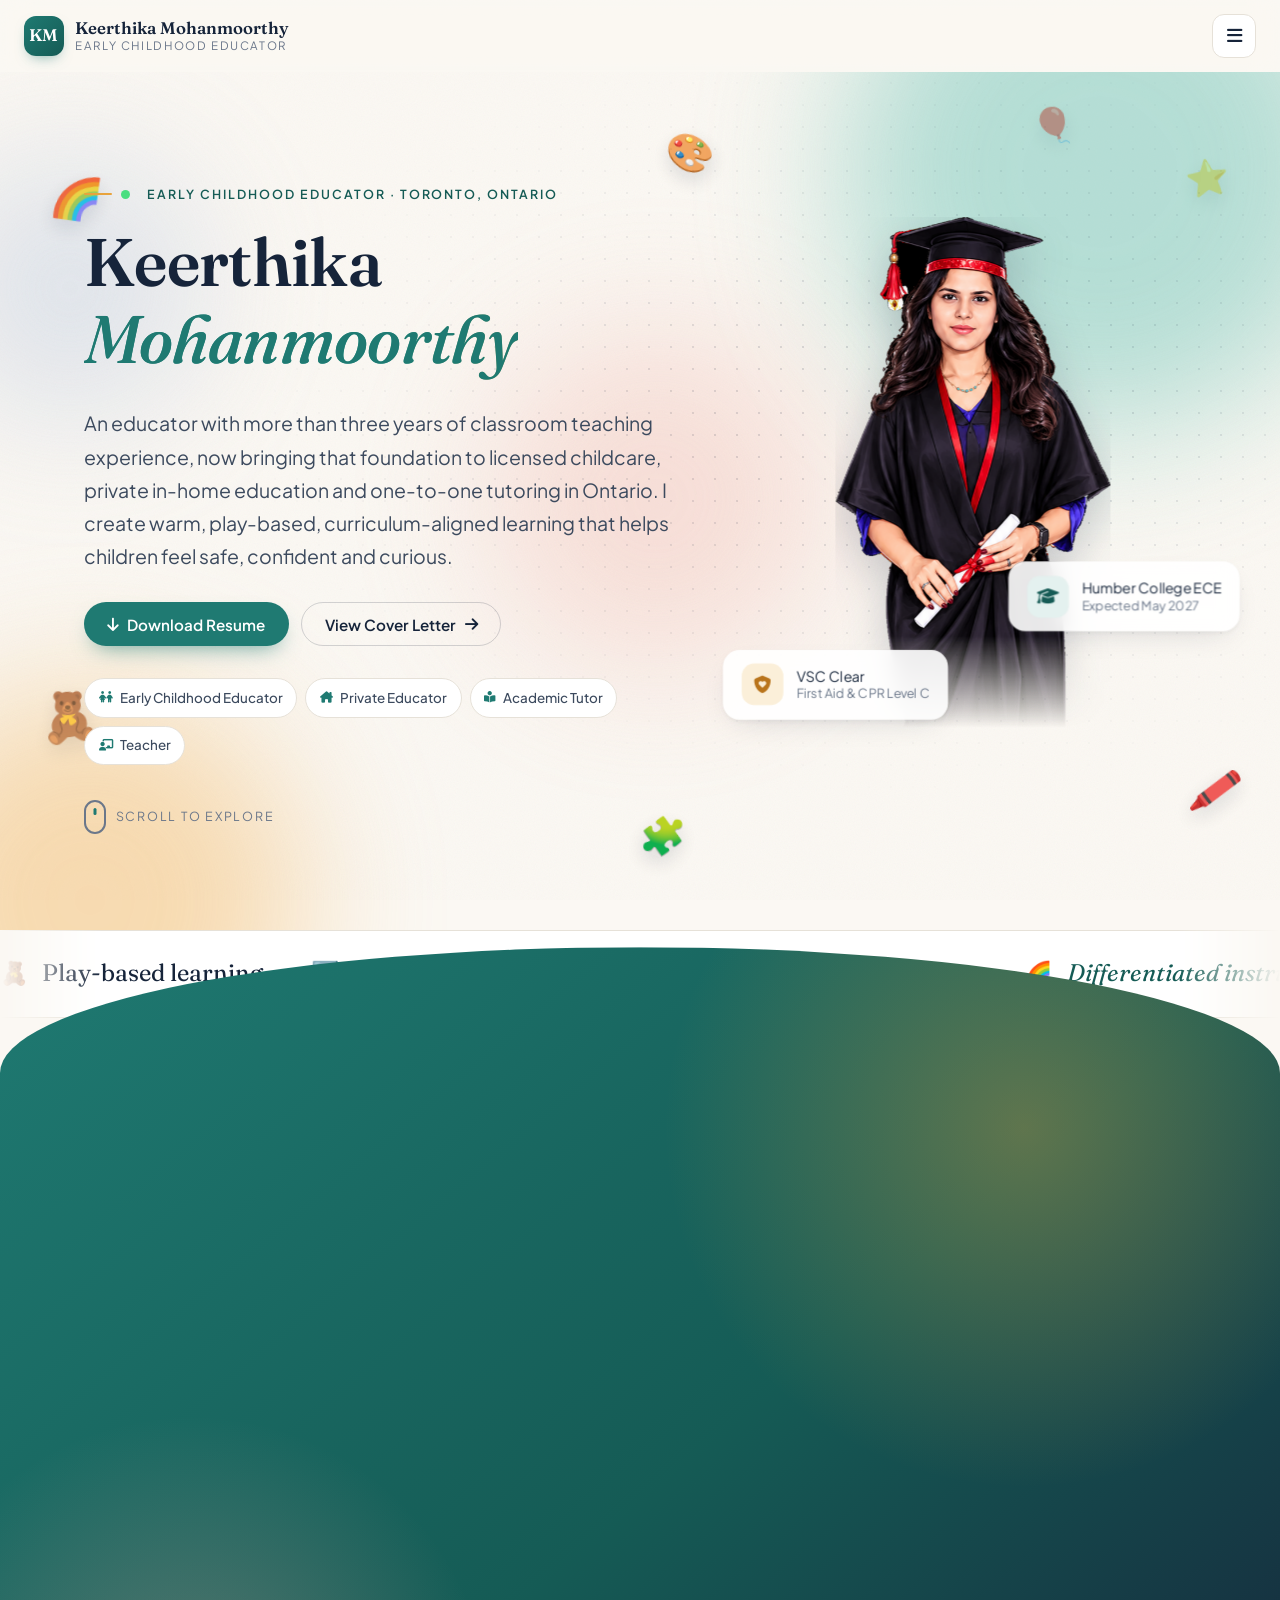
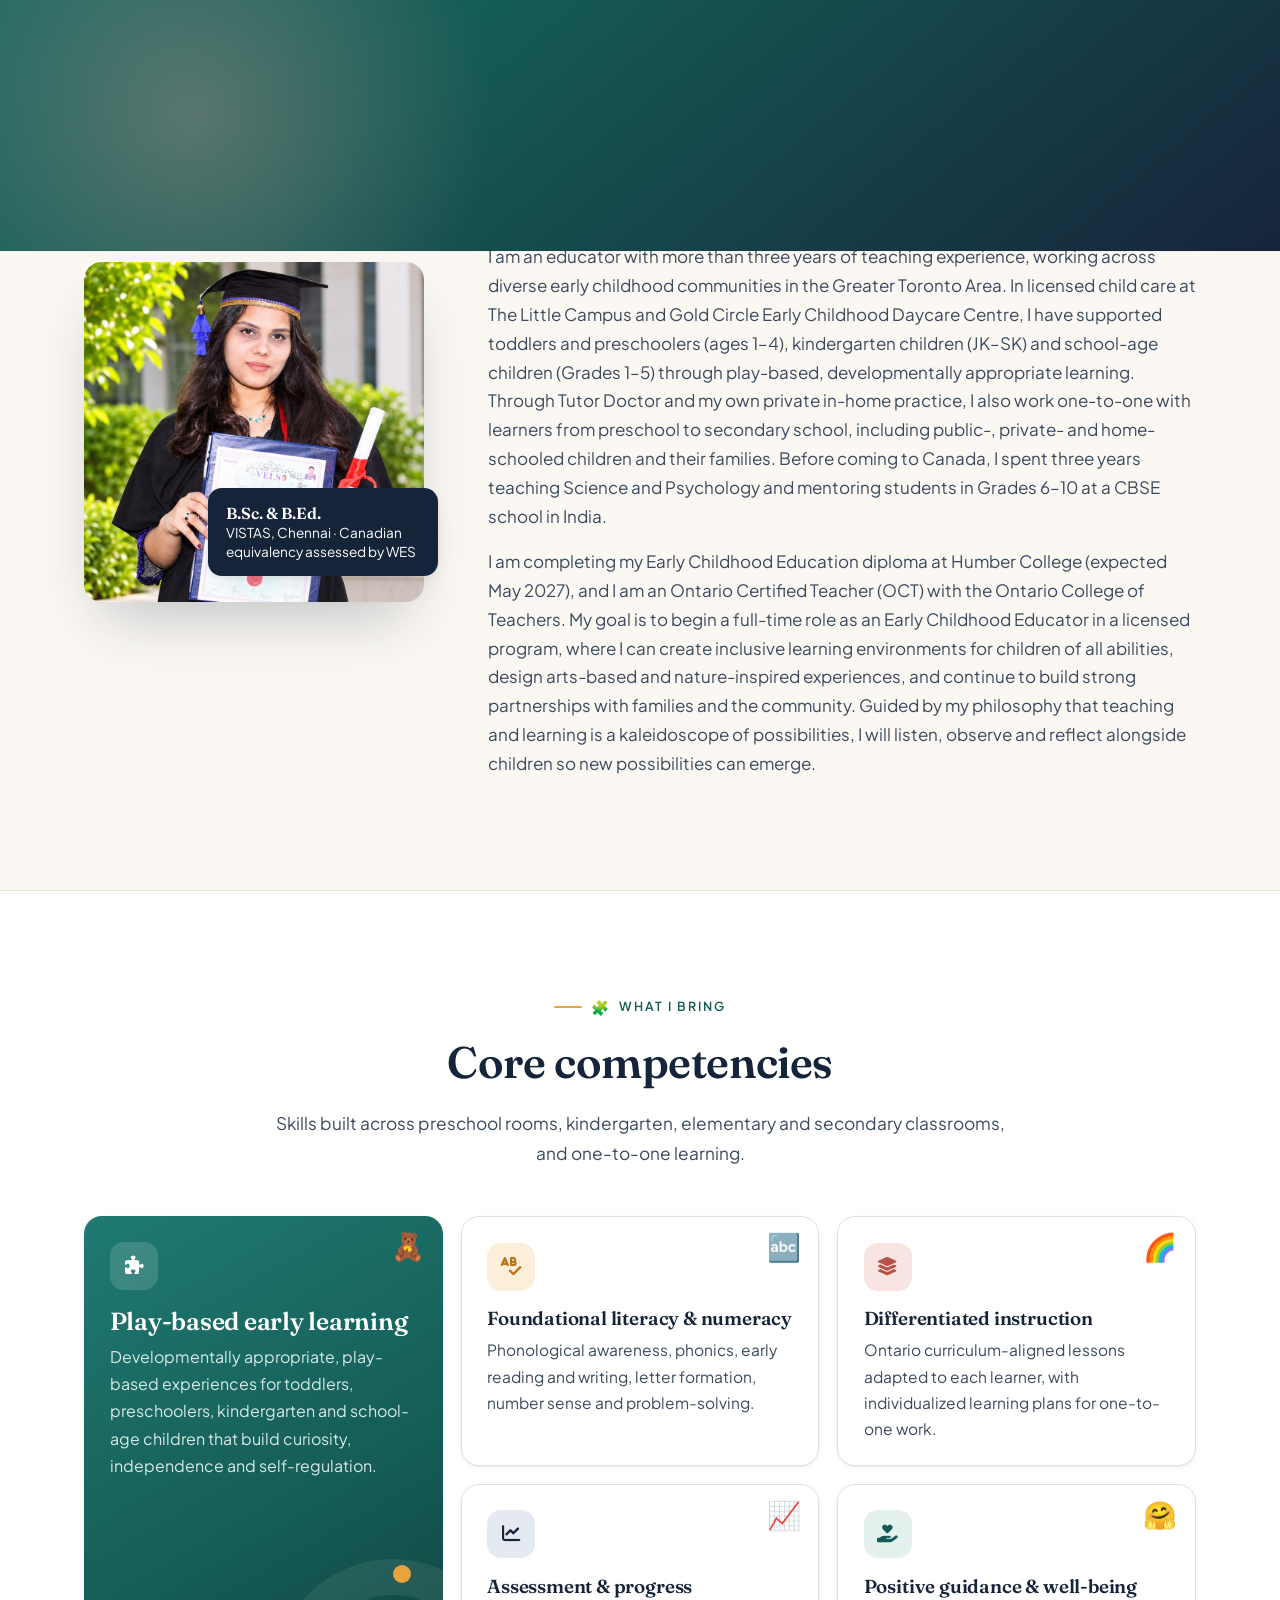
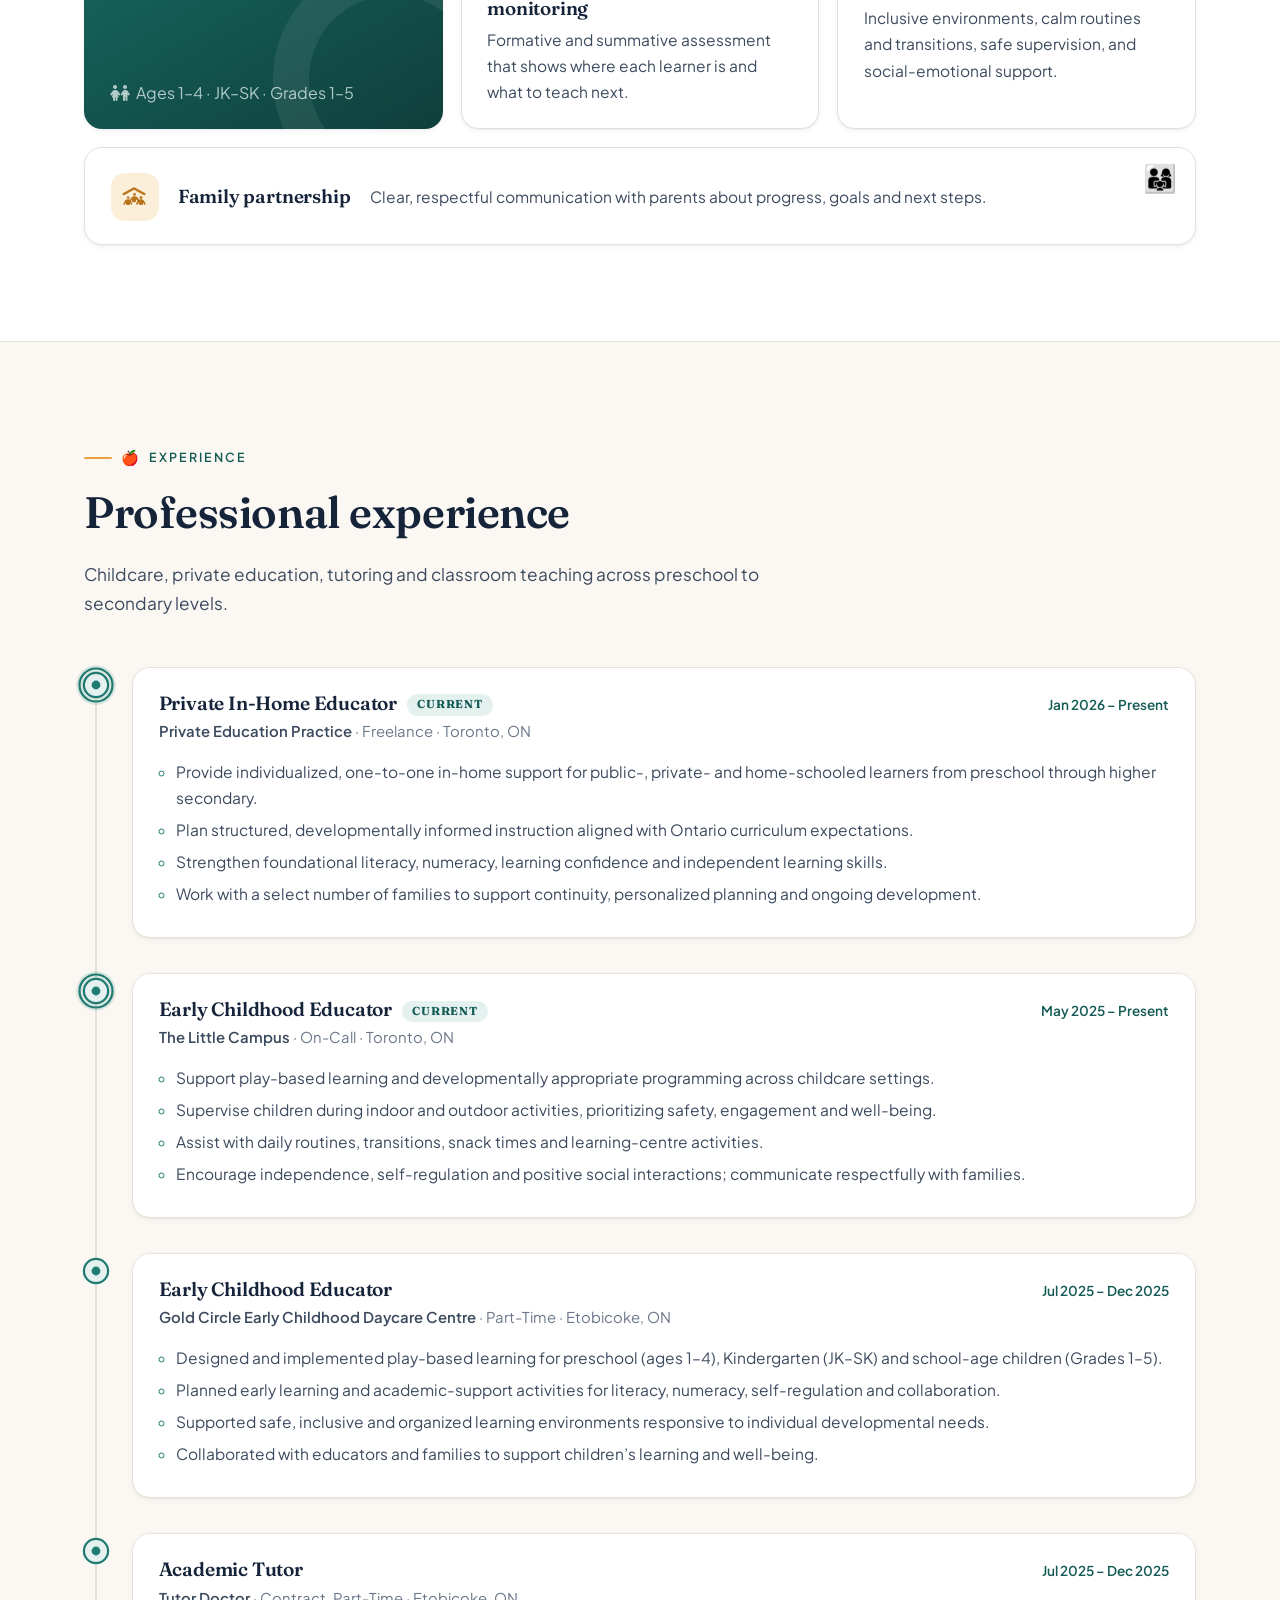
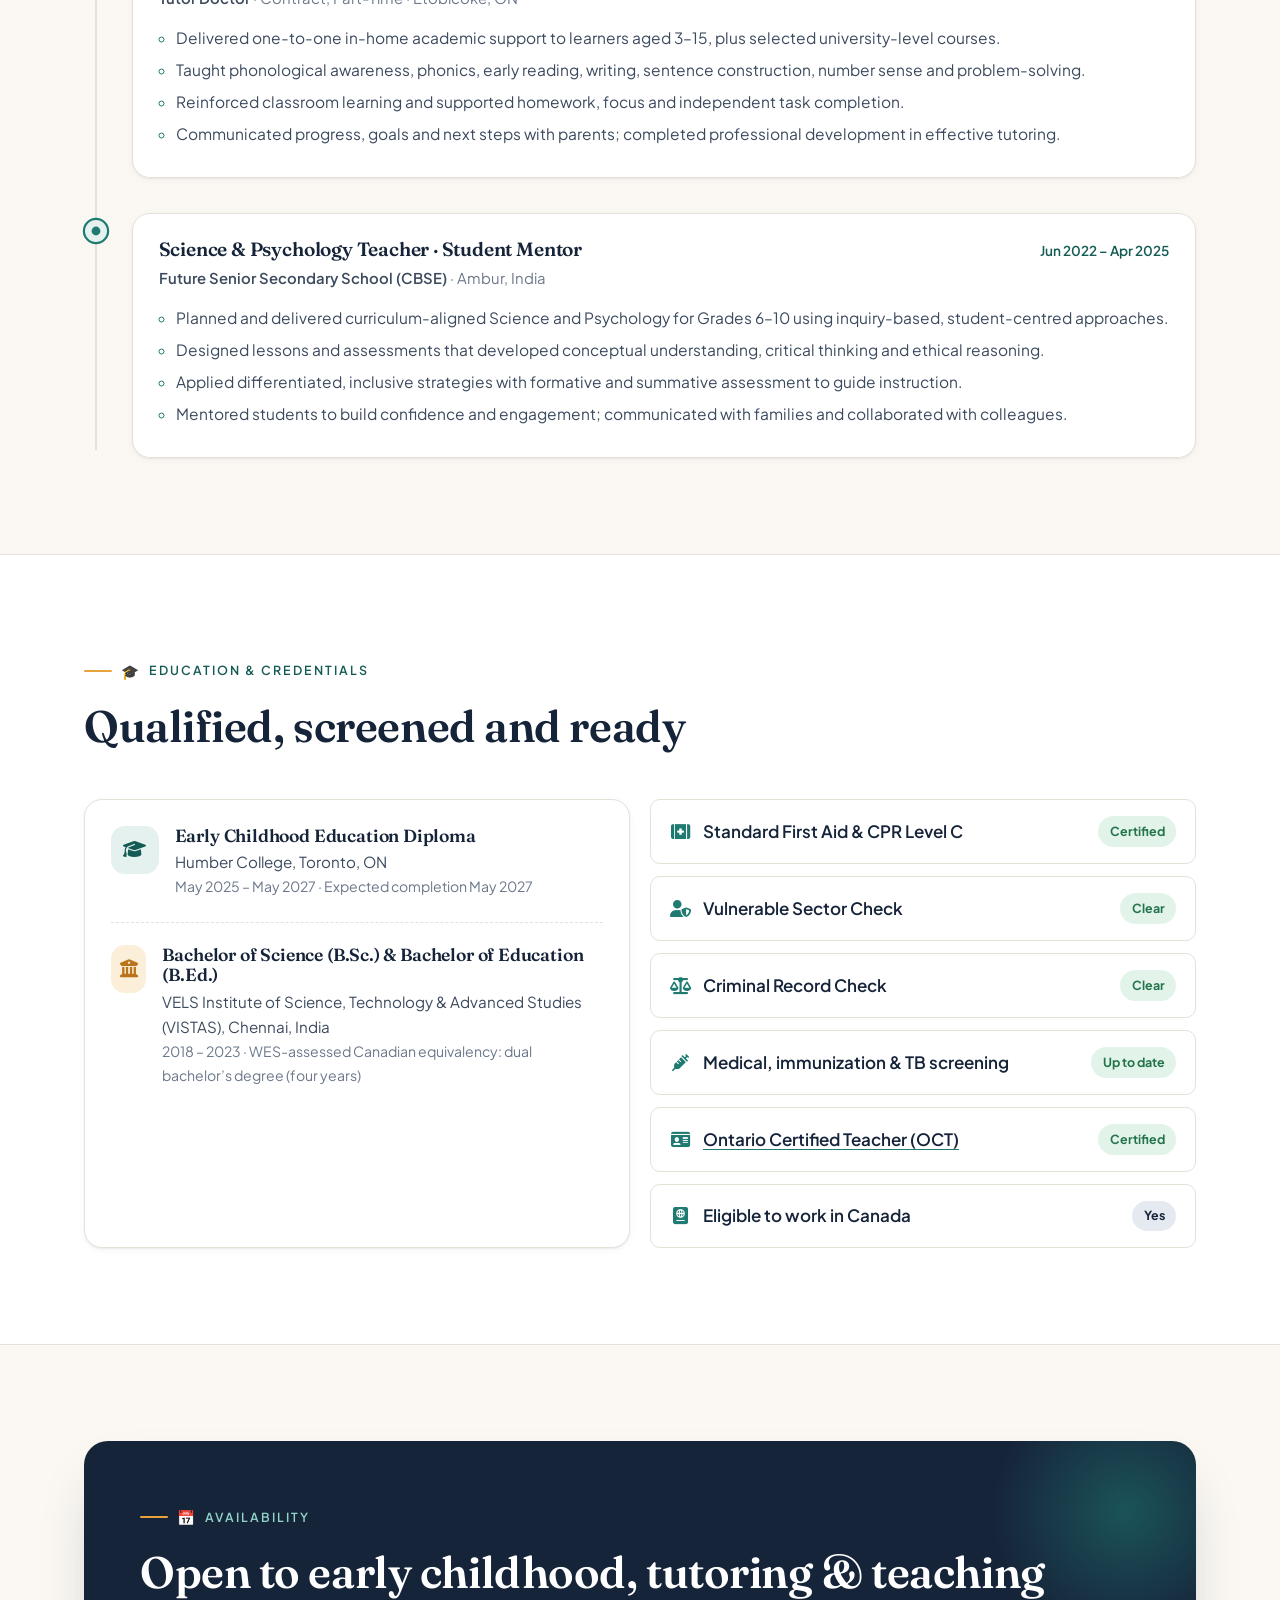
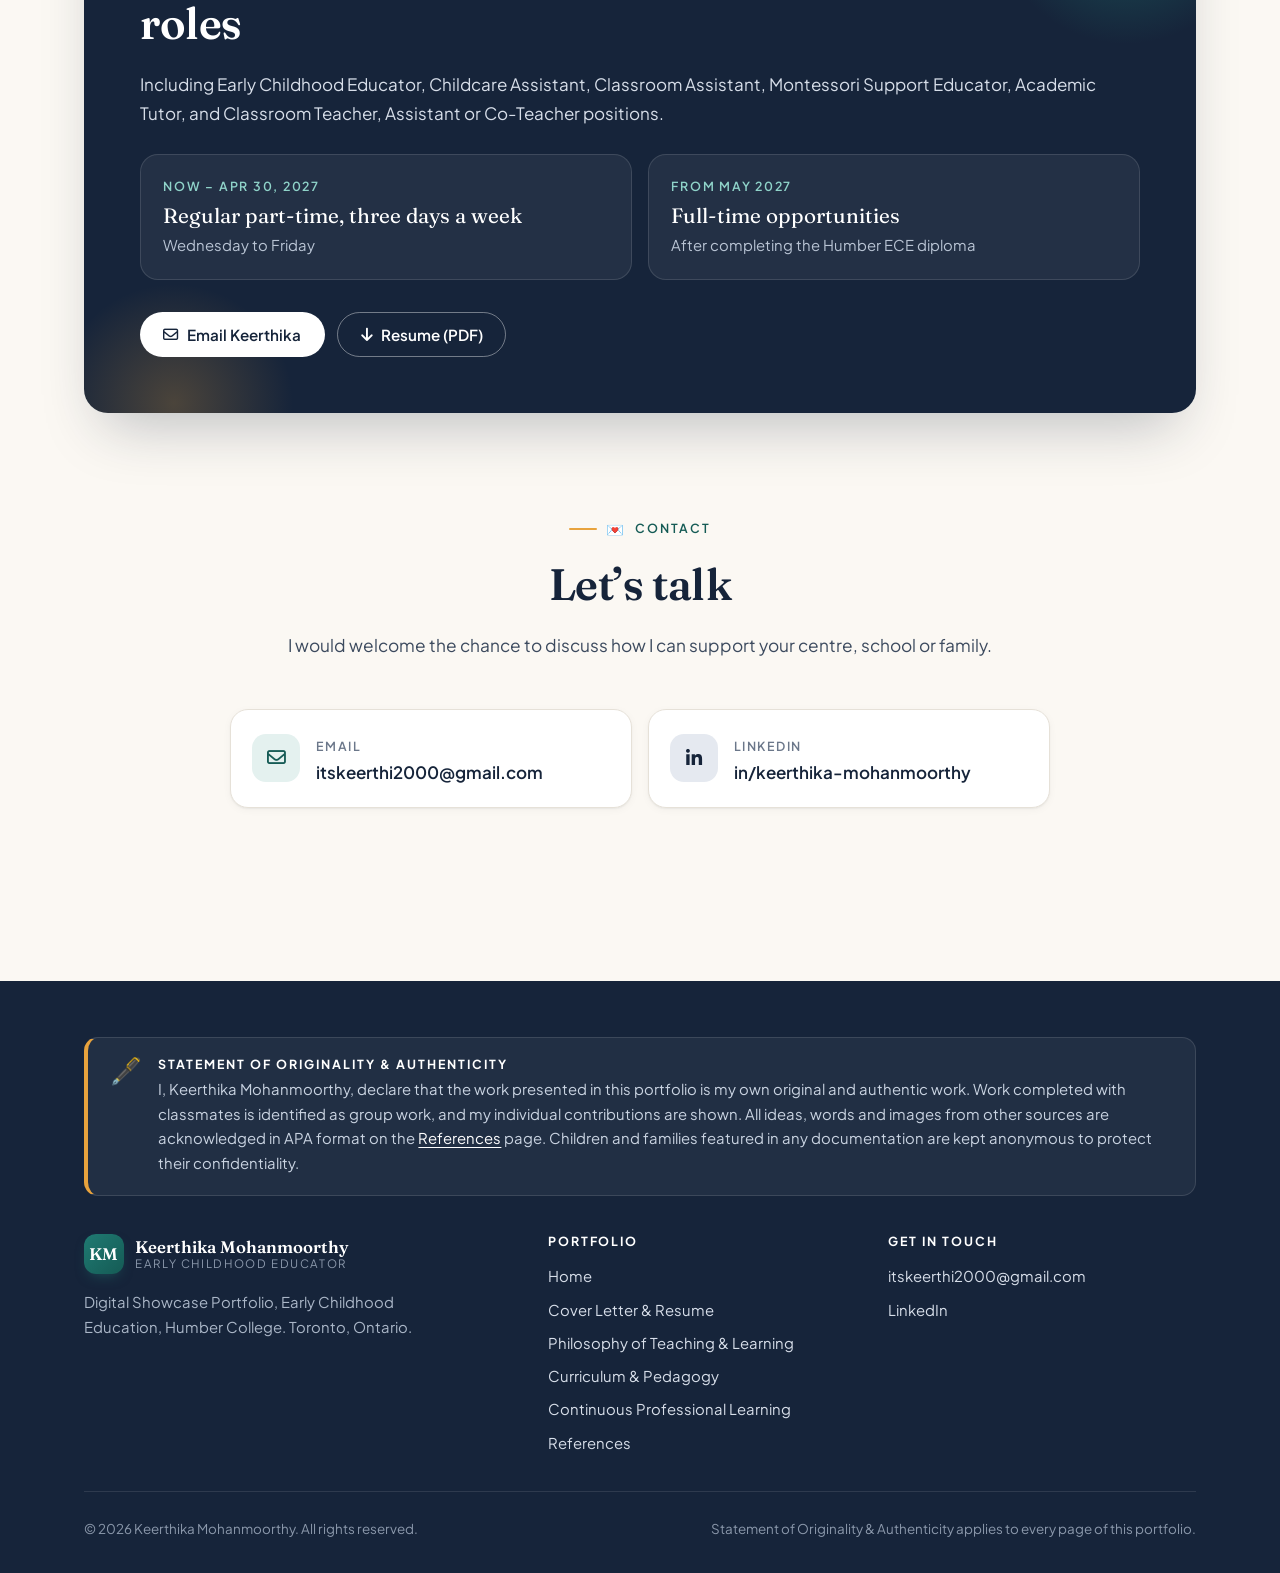
<file: index.html>
<!DOCTYPE html>
<html lang="en-CA" class="no-js">
<head>
  <meta charset="UTF-8" />
  <meta name="viewport" content="width=device-width, initial-scale=1.0" />
  <script>(function(){var h=document.documentElement,a=false;try{if(sessionStorage.getItem("km-pt")==="1"){a=true;sessionStorage.removeItem("km-pt");}}catch(e){}try{var n=performance.getEntriesByType("navigation")[0];if(n&&n.type==="back_forward")a=true;}catch(e){}if(a&&!(window.matchMedia&&matchMedia("(prefers-reduced-motion: reduce)").matches))h.classList.add("pt-arriving");})();</script>
  <title>Keerthika Mohanmoorthy | Early Childhood Educator Portfolio</title>
  <meta name="description" content="Professional portfolio of Keerthika Mohanmoorthy &#8212; Early Childhood Educator, private educator and academic tutor in Toronto, Ontario. Humber College ECE (2027), B.Sc. & B.Ed., 3+ years of teaching experience." />
  <meta name="theme-color" content="#16243a" />
  <meta property="og:type" content="website" />
  <meta property="og:title" content="Keerthika Mohanmoorthy | Early Childhood Educator" />
  <meta property="og:description" content="Early Childhood Educator &#183; Private Educator &#183; Academic Tutor &#183; Teacher &#8212; Toronto, Ontario." />
  <meta property="og:image" content="assets/img/keerthika-graduation-portrait.jpg" />
  <link rel="icon" href="data:image/svg+xml,%3Csvg xmlns='http://www.w3.org/2000/svg' viewBox='0 0 64 64'%3E%3Crect width='64' height='64' rx='16' fill='%231f7a72'/%3E%3Ctext x='50%25' y='54%25' text-anchor='middle' dominant-baseline='middle' font-family='Georgia,serif' font-size='28' fill='white'%3EKM%3C/text%3E%3C/svg%3E" />
  <link rel="preconnect" href="https://fonts.googleapis.com" />
  <link rel="preconnect" href="https://fonts.gstatic.com" crossorigin />
  <link href="https://fonts.googleapis.com/css2?family=Fraunces:ital,opsz,wght@0,9..144,400;0,9..144,500;0,9..144,600;1,9..144,400;1,9..144,500&family=Plus+Jakarta+Sans:wght@400;500;600;700&display=swap" rel="stylesheet" />
  <link rel="stylesheet" href="https://cdnjs.cloudflare.com/ajax/libs/font-awesome/6.5.2/css/all.min.css" />
  <link rel="stylesheet" href="assets/css/style.css?v=202611131522" />
</head>

<body>
  <a class="skip-link" href="#main">Skip to content</a>

  <header class="site-header">
    <div class="container">
      <a class="brand" href="index.html" aria-label="Keerthika Mohanmoorthy, home">
        <span class="brand-mark">KM</span>
        <span class="brand-text">
          <span class="brand-name">Keerthika Mohanmoorthy</span>
          <span class="brand-role">Early Childhood Educator</span>
        </span>
      </a>
      <button class="nav-toggle" aria-controls="site-nav" aria-expanded="false" aria-label="Toggle navigation"><i class="fa-solid fa-bars"></i></button>
      <nav id="site-nav" class="nav" aria-label="Main">
        <a href="index.html" aria-current="page">Home</a>
        <a href="cover-letter.html">Cover Letter &amp; Resume</a>
        <a href="philosophy.html">Philosophy of Teaching &amp; Learning</a>
        <div class="nav-dd">
          <a href="curriculum-pedagogy.html" class="dd-toggle" aria-haspopup="true">Curriculum &amp; Pedagogy <i class="fa-solid fa-chevron-down" aria-hidden="true"></i></a>
          <div class="dd-menu">
            <a href="curriculum-pedagogy.html"><span class="dd-letter"><i class="fa-solid fa-table-cells-large"></i></span> Overview</a>
            <a href="pedagogical-documentation.html"><span class="dd-letter">A</span> Pedagogical Documentation</a>
            <a href="learning-story.html"><span class="dd-letter">B</span> Learning Story</a>
            <a href="inclusive-plans.html"><span class="dd-letter">C</span> Detailed Responsive Inclusive Plans</a>
            <a href="meaningful-artifacts.html"><span class="dd-letter">D</span> Meaningful Artifacts</a>
            <a href="resources-in-practice.html"><span class="dd-letter">E</span> Resources Used in Practice</a>
          </div>
        </div>
        <a href="continuous-learning.html">Continuous Professional Learning</a>
        <a href="references.html">References</a>
      </nav>
    </div>
  </header>

  <main id="main">
    <!-- ===== Hero ===== -->
    <section class="hero">
      <div class="aurora" aria-hidden="true"><span></span><span></span><span></span><span></span></div>
      <div class="dot-grid" aria-hidden="true"></div>
      <div class="container hero-grid">
        <div class="reveal">
          <span class="eyebrow"><span class="live-dot" aria-hidden="true"></span>Early Childhood Educator &#183; Toronto, Ontario</span>
          <h1 data-split>Keerthika <em class="text-gradient">Mohanmoorthy</em></h1>
          <p class="hero-lead">
            An educator with more than three years of classroom teaching experience, now bringing that foundation to
            licensed childcare, private in-home education and one-to-one tutoring in Ontario. I create warm,
            play-based, curriculum-aligned learning that helps children feel safe, confident and curious.
          </p>
          <div class="hero-actions">
            <a class="btn btn-primary magnetic" href="assets/docs/application/Keerthika_Mohanmoorthy_Resume_2026.pdf" download><i class="fa-solid fa-arrow-down"></i> Download Resume</a>
            <a class="btn btn-ghost magnetic" href="cover-letter.html">View Cover Letter <i class="fa-solid fa-arrow-right"></i></a>
          </div>
          <ul class="chip-row" aria-label="Roles">
            <li class="chip"><i class="fa-solid fa-children"></i> Early Childhood Educator</li>
            <li class="chip"><i class="fa-solid fa-house-chimney"></i> Private Educator</li>
            <li class="chip"><i class="fa-solid fa-book-open-reader"></i> Academic Tutor</li>
            <li class="chip"><i class="fa-solid fa-chalkboard-user"></i> Teacher</li>
          </ul>
          <a class="scroll-cue" href="#about"><span class="mouse" aria-hidden="true"></span> Scroll to explore</a>
        </div>

        <div class="portrait pop reveal-scale" data-tilt>
         <div class="tilt">
          <div class="orbit" aria-hidden="true"></div>
          <div class="portrait-deco" aria-hidden="true"></div>
          <div class="portrait-frame">
            <img src="assets/img/keerthika-graduate-pop.png" alt="Illustrated portrait of Keerthika Mohanmoorthy in her graduation cap and gown, holding her diploma" width="480" height="891" />
          </div>
          <div class="portrait-badge alt">
            <span class="icon"><i class="fa-solid fa-graduation-cap"></i></span>
            <span>Humber College ECE<small>Expected May 2027</small></span>
          </div>
          <div class="portrait-badge">
            <span class="icon"><i class="fa-solid fa-shield-heart"></i></span>
            <span>VSC Clear<small>First Aid &amp; CPR Level C</small></span>
          </div>
         </div>
        </div>
      </div>
    </section>

    <!-- ===== Marquee ===== -->
    <div class="marquee" aria-hidden="true">
      <div class="marquee-track">
        <span><i class="mq-emoji">&#129528;</i>Play-based learning</span><span><i class="mq-emoji">&#128292;</i>Foundational literacy</span><span><i class="mq-emoji">&#128290;</i>Numeracy &amp; number sense</span><span><i class="mq-emoji">&#127752;</i>Differentiated instruction</span><span><i class="mq-emoji">&#129782;</i>Self-regulation</span><span><i class="mq-emoji">&#129309;</i>Inclusive classrooms</span><span><i class="mq-emoji">&#127969;</i>Family partnership</span><span><i class="mq-emoji">&#128218;</i>Ontario curriculum</span>
        <span><i class="mq-emoji">&#129528;</i>Play-based learning</span><span><i class="mq-emoji">&#128292;</i>Foundational literacy</span><span><i class="mq-emoji">&#128290;</i>Numeracy &amp; number sense</span><span><i class="mq-emoji">&#127752;</i>Differentiated instruction</span><span><i class="mq-emoji">&#129782;</i>Self-regulation</span><span><i class="mq-emoji">&#129309;</i>Inclusive classrooms</span><span><i class="mq-emoji">&#127969;</i>Family partnership</span><span><i class="mq-emoji">&#128218;</i>Ontario curriculum</span>
      </div>
    </div>

    <!-- ===== Stats ===== -->
    <section class="section-tight" aria-label="At a glance">
      <div class="container">
        <div class="stats reveal-scale">
          <div class="stat"><div class="stat-num"><span data-count="3" style="color:inherit">3</span><span>+</span></div><div class="stat-label">Years of full-time classroom teaching</div></div>
          <div class="stat"><div class="stat-num">1&#8211;<span data-count="15" style="color:inherit">15</span><span>+</span></div><div class="stat-label">Ages supported, from preschool to secondary</div></div>
          <div class="stat"><div class="stat-num"><span data-count="4" style="color:inherit">4</span></div><div class="stat-label">Education roles in Ontario since 2025</div></div>
          <div class="stat"><div class="stat-num"><span data-count="2" style="color:inherit">2</span><span>&#215;</span></div><div class="stat-label">Bachelor&#8217;s degrees (B.Sc. &amp; B.Ed.), WES-assessed</div></div>
        </div>
      </div>
    </section>

    <!-- ===== Land acknowledgement ===== -->
    <section class="section-tight">
      <div class="container">
        <div class="land reveal">
          <div class="icon" aria-hidden="true"><i class="fa-solid fa-leaf"></i></div>
          <div>
            <h2>Land Acknowledgement</h2>
            <p>
              I would like to acknowledge that I am a student studying at Humber Polytechnic, located on the traditional
              and Treaty 13, 1805 lands of the Mississaugas of the Credit. I am grateful for the opportunity to learn,
              teach and work on this land, and I recognize the enduring presence of the First Nations, Inuit and M&#233;tis
              peoples who continue to care for it.
            </p>
          </div>
        </div>
      </div>
    </section>

    <!-- ===== About ===== -->
    <section class="section" id="about">
      <div class="container about-grid">
        <figure class="about-photo reveal" style="margin:0">
          <img src="assets/img/keerthika-graduation-diploma.jpg" alt="Keerthika Mohanmoorthy in her graduation cap and gown, holding her degree from VISTAS" width="900" height="900" loading="lazy" />
          <figcaption class="caption"><strong>B.Sc. &amp; B.Ed.</strong>VISTAS, Chennai &#183; Canadian equivalency assessed by WES</figcaption>
        </figure>
        <div class="reveal">
          <span class="eyebrow"><span class="em" aria-hidden="true">&#127793;</span> Professional Biography</span>
          <h2>Teaching that starts with relationships</h2>
          <p>
            I am an educator with more than three years of teaching experience, working across diverse early childhood
            communities in the Greater Toronto Area. In licensed child care at The Little Campus and Gold Circle Early
            Childhood Daycare Centre, I have supported toddlers and preschoolers (ages 1&#8211;4), kindergarten children
            (JK&#8211;SK) and school-age children (Grades 1&#8211;5) through play-based, developmentally appropriate learning.
            Through Tutor Doctor and my own private in-home practice, I also work one-to-one with learners from preschool to
            secondary school, including public-, private- and home-schooled children and their families. Before coming to
            Canada, I spent three years teaching Science and Psychology and mentoring students in Grades 6&#8211;10 at a CBSE
            school in India.
          </p>
          <p>
            I am completing my Early Childhood Education diploma at Humber College (expected May 2027), and I am an Ontario Certified
            Teacher (OCT) with the Ontario College of Teachers. My goal is to begin a full-time role as an Early Childhood Educator in a
            licensed program, where I can create inclusive learning environments for children of all abilities, design
            arts-based and nature-inspired experiences, and continue to build strong partnerships with families and the
            community. Guided by my philosophy that teaching and learning is a kaleidoscope of possibilities, I will listen,
            observe and reflect alongside children so new possibilities can emerge.
          </p>
        </div>
      </div>
    </section>

    <!-- ===== Competencies ===== -->
    <section class="section section-alt" id="strengths">
      <div class="container">
        <div class="section-head center reveal">
          <span class="eyebrow"><span class="em" aria-hidden="true">&#129513;</span> What I Bring</span>
          <h2>Core competencies</h2>
          <p>Skills built across preschool rooms, kindergarten, elementary and secondary classrooms, and one-to-one learning.</p>
        </div>
        <div class="bento" data-stagger="90">
          <article class="card spot feature reveal-scale" data-emoji="&#129528;">
            <span class="ring" aria-hidden="true"></span>
            <div>
              <div class="card-icon"><i class="fa-solid fa-puzzle-piece"></i></div>
              <h3>Play-based early learning</h3>
              <p>Developmentally appropriate, play-based experiences for toddlers, preschoolers, kindergarten and school-age children that build curiosity, independence and self-regulation.</p>
            </div>
            <p class="small" style="opacity:.8;margin:1.5rem 0 0"><i class="fa-solid fa-children"></i>&nbsp; Ages 1&#8211;4 &#183; JK&#8211;SK &#183; Grades 1&#8211;5</p>
          </article>
          <article class="card spot reveal-scale" data-emoji="&#128292;">
            <div class="card-icon sun"><i class="fa-solid fa-spell-check"></i></div>
            <h3>Foundational literacy &amp; numeracy</h3>
            <p>Phonological awareness, phonics, early reading and writing, letter formation, number sense and problem-solving.</p>
          </article>
          <article class="card spot reveal-scale" data-emoji="&#127752;">
            <div class="card-icon rose"><i class="fa-solid fa-layer-group"></i></div>
            <h3>Differentiated instruction</h3>
            <p>Ontario curriculum-aligned lessons adapted to each learner, with individualized learning plans for one-to-one work.</p>
          </article>
          <article class="card spot reveal-scale" data-emoji="&#128200;">
            <div class="card-icon navy"><i class="fa-solid fa-chart-line"></i></div>
            <h3>Assessment &amp; progress monitoring</h3>
            <p>Formative and summative assessment that shows where each learner is and what to teach next.</p>
          </article>
          <article class="card spot reveal-scale" data-emoji="&#129303;">
            <div class="card-icon"><i class="fa-solid fa-hand-holding-heart"></i></div>
            <h3>Positive guidance &amp; well-being</h3>
            <p>Inclusive environments, calm routines and transitions, safe supervision, and social-emotional support.</p>
          </article>
          <article class="card spot full reveal-scale" data-emoji="&#128104;&#8205;&#128105;&#8205;&#128103;">
            <div class="card-icon sun"><i class="fa-solid fa-people-roof"></i></div>
            <h3>Family partnership</h3>
            <p>Clear, respectful communication with parents about progress, goals and next steps.</p>
          </article>
        </div>
      </div>
    </section>

    <!-- ===== Experience ===== -->
    <section class="section" id="experience">
      <div class="container">
        <div class="section-head reveal">
          <span class="eyebrow"><span class="em" aria-hidden="true">&#127822;</span> Experience</span>
          <h2>Professional experience</h2>
          <p>Childcare, private education, tutoring and classroom teaching across preschool to secondary levels.</p>
        </div>

        <ol class="timeline">
          <li class="tl-item current reveal">
            <span class="tl-dot" aria-hidden="true"></span>
            <div class="tl-card spot">
              <div class="tl-top"><h3>Private In-Home Educator <span class="badge">Current</span></h3><span class="tl-date">Jan 2026 &#8211; Present</span></div>
              <div class="tl-org"><strong>Private Education Practice</strong> &#183; Freelance &#183; Toronto, ON</div>
              <ul>
                <li>Provide individualized, one-to-one in-home support for public-, private- and home-schooled learners from preschool through higher secondary.</li>
                <li>Plan structured, developmentally informed instruction aligned with Ontario curriculum expectations.</li>
                <li>Strengthen foundational literacy, numeracy, learning confidence and independent learning skills.</li>
                <li>Work with a select number of families to support continuity, personalized planning and ongoing development.</li>
              </ul>
            </div>
          </li>
          <li class="tl-item current reveal">
            <span class="tl-dot" aria-hidden="true"></span>
            <div class="tl-card spot">
              <div class="tl-top"><h3>Early Childhood Educator <span class="badge">Current</span></h3><span class="tl-date">May 2025 &#8211; Present</span></div>
              <div class="tl-org"><strong>The Little Campus</strong> &#183; On-Call &#183; Toronto, ON</div>
              <ul>
                <li>Support play-based learning and developmentally appropriate programming across childcare settings.</li>
                <li>Supervise children during indoor and outdoor activities, prioritizing safety, engagement and well-being.</li>
                <li>Assist with daily routines, transitions, snack times and learning-centre activities.</li>
                <li>Encourage independence, self-regulation and positive social interactions; communicate respectfully with families.</li>
              </ul>
            </div>
          </li>
          <li class="tl-item reveal">
            <span class="tl-dot" aria-hidden="true"></span>
            <div class="tl-card spot">
              <div class="tl-top"><h3>Early Childhood Educator</h3><span class="tl-date">Jul 2025 &#8211; Dec 2025</span></div>
              <div class="tl-org"><strong>Gold Circle Early Childhood Daycare Centre</strong> &#183; Part-Time &#183; Etobicoke, ON</div>
              <ul>
                <li>Designed and implemented play-based learning for preschool (ages 1&#8211;4), Kindergarten (JK&#8211;SK) and school-age children (Grades 1&#8211;5).</li>
                <li>Planned early learning and academic-support activities for literacy, numeracy, self-regulation and collaboration.</li>
                <li>Supported safe, inclusive and organized learning environments responsive to individual developmental needs.</li>
                <li>Collaborated with educators and families to support children&#8217;s learning and well-being.</li>
              </ul>
            </div>
          </li>
          <li class="tl-item reveal">
            <span class="tl-dot" aria-hidden="true"></span>
            <div class="tl-card spot">
              <div class="tl-top"><h3>Academic Tutor</h3><span class="tl-date">Jul 2025 &#8211; Dec 2025</span></div>
              <div class="tl-org"><strong>Tutor Doctor</strong> &#183; Contract, Part-Time &#183; Etobicoke, ON</div>
              <ul>
                <li>Delivered one-to-one in-home academic support to learners aged 3&#8211;15, plus selected university-level courses.</li>
                <li>Taught phonological awareness, phonics, early reading, writing, sentence construction, number sense and problem-solving.</li>
                <li>Reinforced classroom learning and supported homework, focus and independent task completion.</li>
                <li>Communicated progress, goals and next steps with parents; completed professional development in effective tutoring.</li>
              </ul>
            </div>
          </li>
          <li class="tl-item reveal">
            <span class="tl-dot" aria-hidden="true"></span>
            <div class="tl-card spot">
              <div class="tl-top"><h3>Science &amp; Psychology Teacher &#183; Student Mentor</h3><span class="tl-date">Jun 2022 &#8211; Apr 2025</span></div>
              <div class="tl-org"><strong>Future Senior Secondary School (CBSE)</strong> &#183; Ambur, India</div>
              <ul>
                <li>Planned and delivered curriculum-aligned Science and Psychology for Grades 6&#8211;10 using inquiry-based, student-centred approaches.</li>
                <li>Designed lessons and assessments that developed conceptual understanding, critical thinking and ethical reasoning.</li>
                <li>Applied differentiated, inclusive strategies with formative and summative assessment to guide instruction.</li>
                <li>Mentored students to build confidence and engagement; communicated with families and collaborated with colleagues.</li>
              </ul>
            </div>
          </li>
        </ol>
      </div>
    </section>

    <!-- ===== Education & credentials ===== -->
    <section class="section section-alt" id="education">
      <div class="container">
        <div class="section-head reveal">
          <span class="eyebrow"><span class="em" aria-hidden="true">&#127891;</span> Education &amp; Credentials</span>
          <h2>Qualified, screened and ready</h2>
        </div>
        <div class="split">
          <div class="card reveal">
            <div class="edu-item">
              <div class="card-icon"><i class="fa-solid fa-graduation-cap"></i></div>
              <div>
                <h3>Early Childhood Education Diploma</h3>
                <p>Humber College, Toronto, ON</p>
                <p class="meta">May 2025 &#8211; May 2027 &#183; Expected completion May 2027</p>
              </div>
            </div>
            <div class="edu-item">
              <div class="card-icon sun"><i class="fa-solid fa-building-columns"></i></div>
              <div>
                <h3>Bachelor of Science (B.Sc.) &amp; Bachelor of Education (B.Ed.)</h3>
                <p>VELS Institute of Science, Technology &amp; Advanced Studies (VISTAS), Chennai, India</p>
                <p class="meta">2018 &#8211; 2023 &#183; WES-assessed Canadian equivalency: dual bachelor&#8217;s degree (four years)</p>
              </div>
            </div>
          </div>
          <div class="reveal">
            <ul class="status-list" data-stagger="70">
              <li class="reveal"><span class="what"><i class="fa-solid fa-kit-medical"></i> Standard First Aid &amp; CPR Level C</span><span class="pill ok">Certified</span></li>
              <li class="reveal"><span class="what"><i class="fa-solid fa-user-shield"></i> Vulnerable Sector Check</span><span class="pill ok">Clear</span></li>
              <li class="reveal"><span class="what"><i class="fa-solid fa-scale-balanced"></i> Criminal Record Check</span><span class="pill ok">Clear</span></li>
              <li class="reveal"><span class="what"><i class="fa-solid fa-syringe"></i> Medical, immunization &amp; TB screening</span><span class="pill ok">Up to date</span></li>
              <li class="reveal"><span class="what"><i class="fa-solid fa-id-card"></i> <a href="https://www.oct.ca/findateacher" target="_blank" rel="noopener">Ontario Certified Teacher (OCT)</a></span><span class="pill ok">Certified</span></li>
              <li class="reveal"><span class="what"><i class="fa-solid fa-passport"></i> Eligible to work in Canada</span><span class="pill info">Yes</span></li>
            </ul>
          </div>
        </div>
      </div>
    </section>

    <!-- ===== Availability ===== -->
    <section class="section" id="availability">
      <div class="container">
        <div class="band reveal">
          <span class="eyebrow"><span class="em" aria-hidden="true">&#128197;</span> Availability</span>
          <h2>Open to early childhood, tutoring &amp; teaching roles</h2>
          <p>Including Early Childhood Educator, Childcare Assistant, Classroom Assistant, Montessori Support Educator, Academic Tutor, and Classroom Teacher, Assistant or Co-Teacher positions.</p>
          <div class="avail-grid">
            <div class="avail">
              <div class="when">Now &#8211; Apr 30, 2027</div>
              <div class="what">Regular part-time, three days a week</div>
              <p>Wednesday to Friday</p>
            </div>
            <div class="avail">
              <div class="when">From May 2027</div>
              <div class="what">Full-time opportunities</div>
              <p>After completing the Humber ECE diploma</p>
            </div>
          </div>
          <div class="band-actions">
            <a class="btn btn-light magnetic" href="mailto:itskeerthi2000@gmail.com"><i class="fa-regular fa-envelope"></i> Email Keerthika</a>
            <a class="btn btn-outline-light" href="assets/docs/application/Keerthika_Mohanmoorthy_Resume_2026.pdf" download><i class="fa-solid fa-arrow-down"></i> Resume (PDF)</a>
          </div>
        </div>
      </div>
    </section>

    <!-- ===== Contact ===== -->
    <section class="section" id="contact" style="padding-top:0">
      <div class="container">
        <div class="section-head center reveal">
          <span class="eyebrow"><span class="em" aria-hidden="true">&#128140;</span> Contact</span>
          <h2>Let&#8217;s talk</h2>
          <p>I would welcome the chance to discuss how I can support your centre, school or family.</p>
        </div>
        <div class="contact-grid" data-stagger="100">
          <a class="contact-card spot reveal" href="mailto:itskeerthi2000@gmail.com">
            <span class="card-icon"><i class="fa-regular fa-envelope"></i></span>
            <span><span class="label">Email</span><br /><span class="value">itskeerthi2000@gmail.com</span></span>
          </a>
          <a class="contact-card spot reveal" href="https://www.linkedin.com/in/keerthika-mohanmoorthy" target="_blank" rel="noopener">
            <span class="card-icon navy"><i class="fa-brands fa-linkedin-in"></i></span>
            <span><span class="label">LinkedIn</span><br /><span class="value">in/keerthika-mohanmoorthy</span></span>
          </a>
        </div>
      </div>
    </section>
  </main>

  <footer class="site-footer">
    <div class="container">
      <div class="originality" role="note" aria-labelledby="originality-title">
        <span class="orig-icon" aria-hidden="true">&#128395;&#65039;</span>
        <div>
          <h4 id="originality-title">Statement of Originality &amp; Authenticity</h4>
          <p>I, Keerthika Mohanmoorthy, declare that the work presented in this portfolio is my own original and authentic work. Work completed with classmates is identified as group work, and my individual contributions are shown. All ideas, words and images from other sources are acknowledged in APA format on the <a href="references.html">References</a> page. Children and families featured in any documentation are kept anonymous to protect their confidentiality.</p>
        </div>
      </div>
      <div class="footer-grid">
        <div class="footer-brand">
          <a class="brand" href="index.html">
            <span class="brand-mark">KM</span>
            <span class="brand-text"><span class="brand-name">Keerthika Mohanmoorthy</span><span class="brand-role">Early Childhood Educator</span></span>
          </a>
          <p>Digital Showcase Portfolio, Early Childhood Education, Humber College. Toronto, Ontario.</p>
        </div>
        <div>
          <h4>Portfolio</h4>
          <ul>
            <li><a href="index.html">Home</a></li>
            <li><a href="cover-letter.html">Cover Letter &amp; Resume</a></li>
            <li><a href="philosophy.html">Philosophy of Teaching &amp; Learning</a></li>
            <li><a href="curriculum-pedagogy.html">Curriculum &amp; Pedagogy</a></li>
            <li><a href="continuous-learning.html">Continuous Professional Learning</a></li>
            <li><a href="references.html">References</a></li>
          </ul>
        </div>
        <div>
          <h4>Get in touch</h4>
          <ul>
            <li><a href="mailto:itskeerthi2000@gmail.com">itskeerthi2000@gmail.com</a></li>
            <li><a href="https://www.linkedin.com/in/keerthika-mohanmoorthy" target="_blank" rel="noopener">LinkedIn</a></li>
          </ul>
        </div>
      </div>
      <div class="footer-bottom">
        <span>&#169; <span data-year>2026</span> Keerthika Mohanmoorthy. All rights reserved.</span>
        <span>Statement of Originality &amp; Authenticity applies to every page of this portfolio.</span>
      </div>
    </div>
  </footer>

  <script src="assets/js/main.js?v=202611131522"></script>
</body>
</html>
</file>
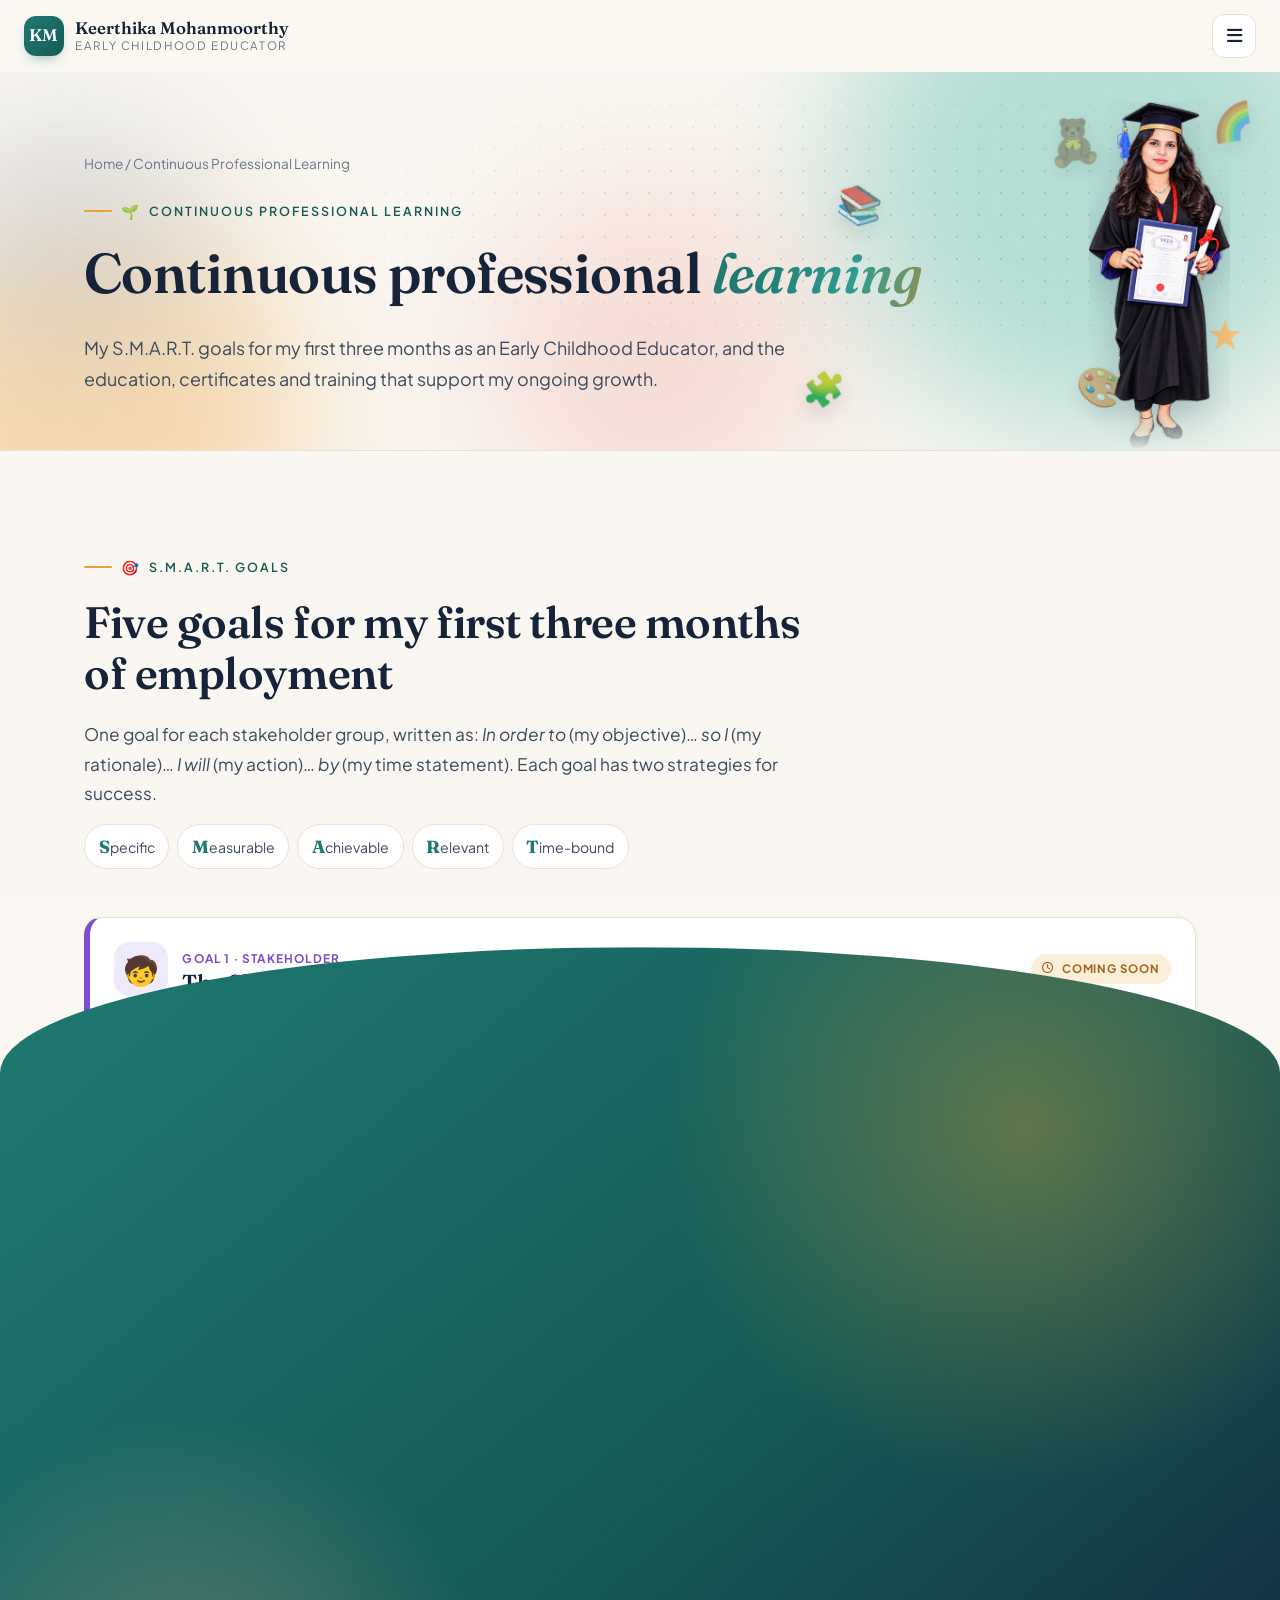
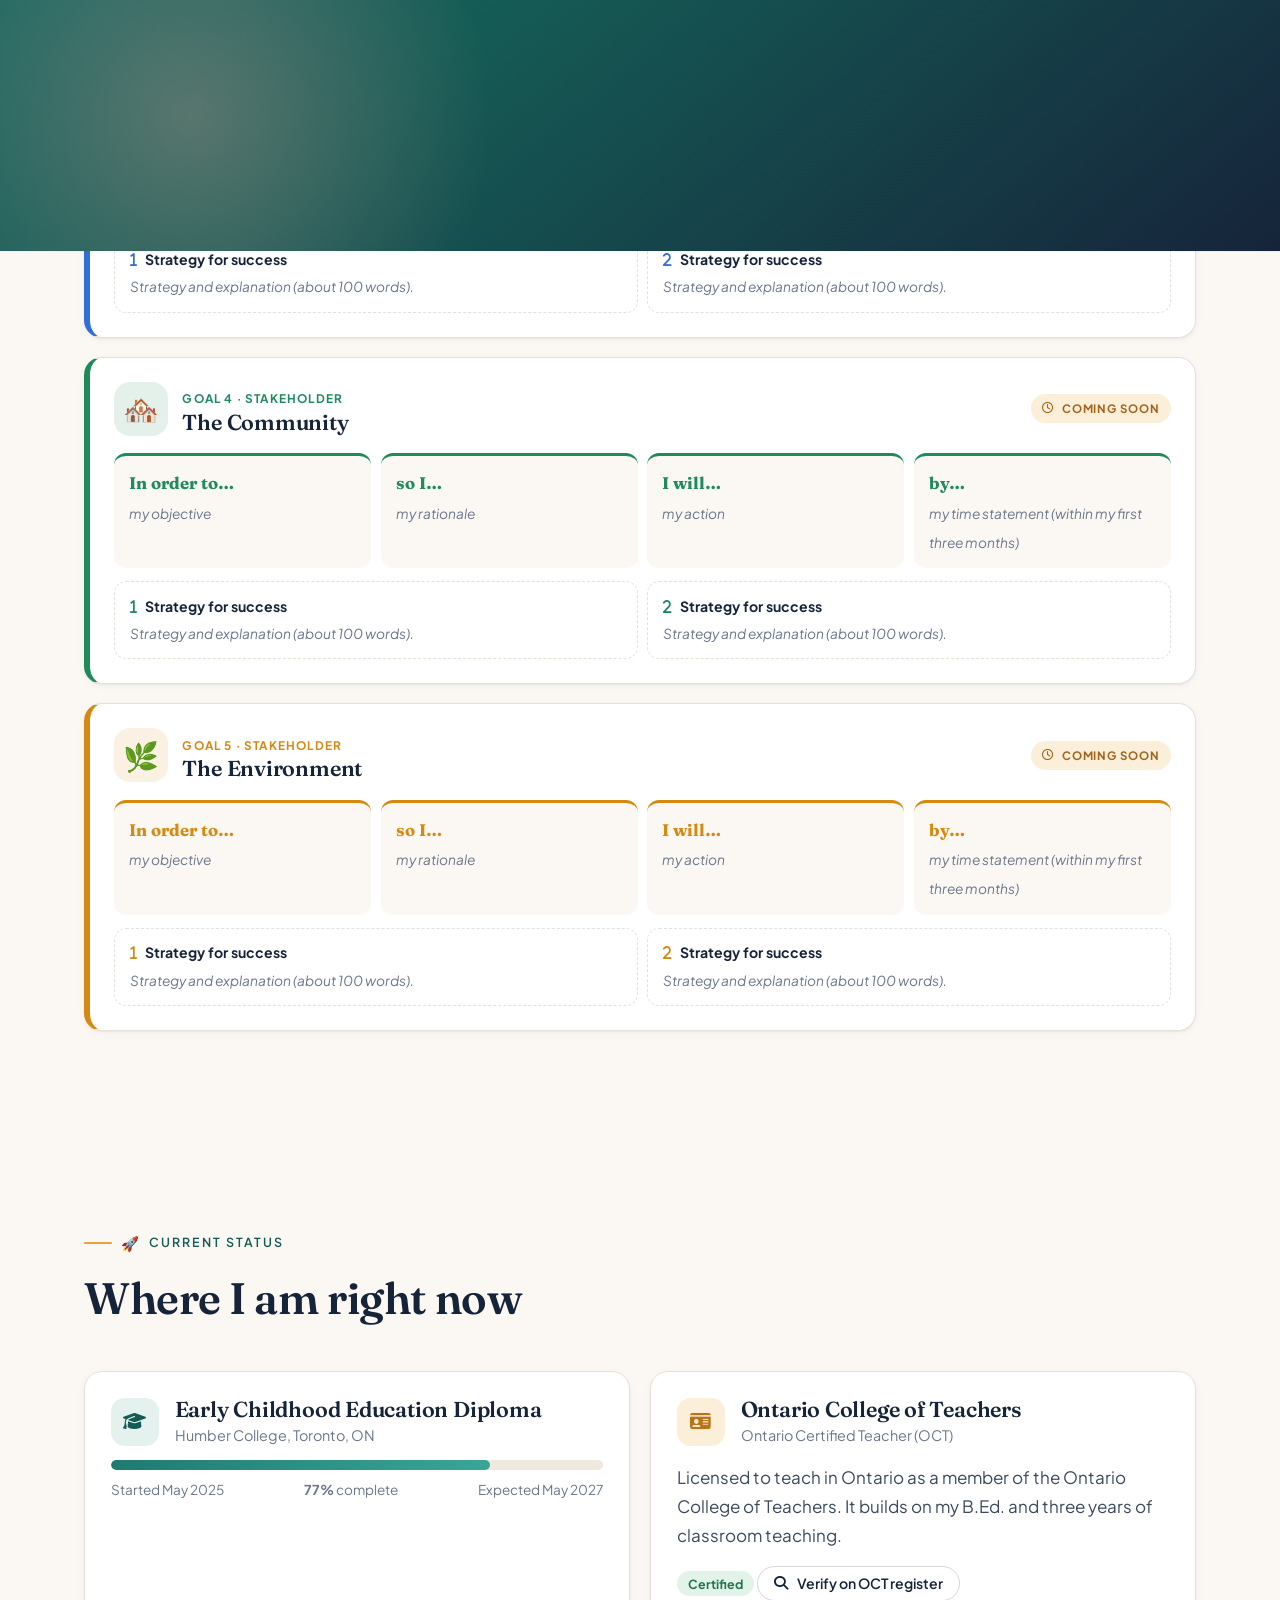
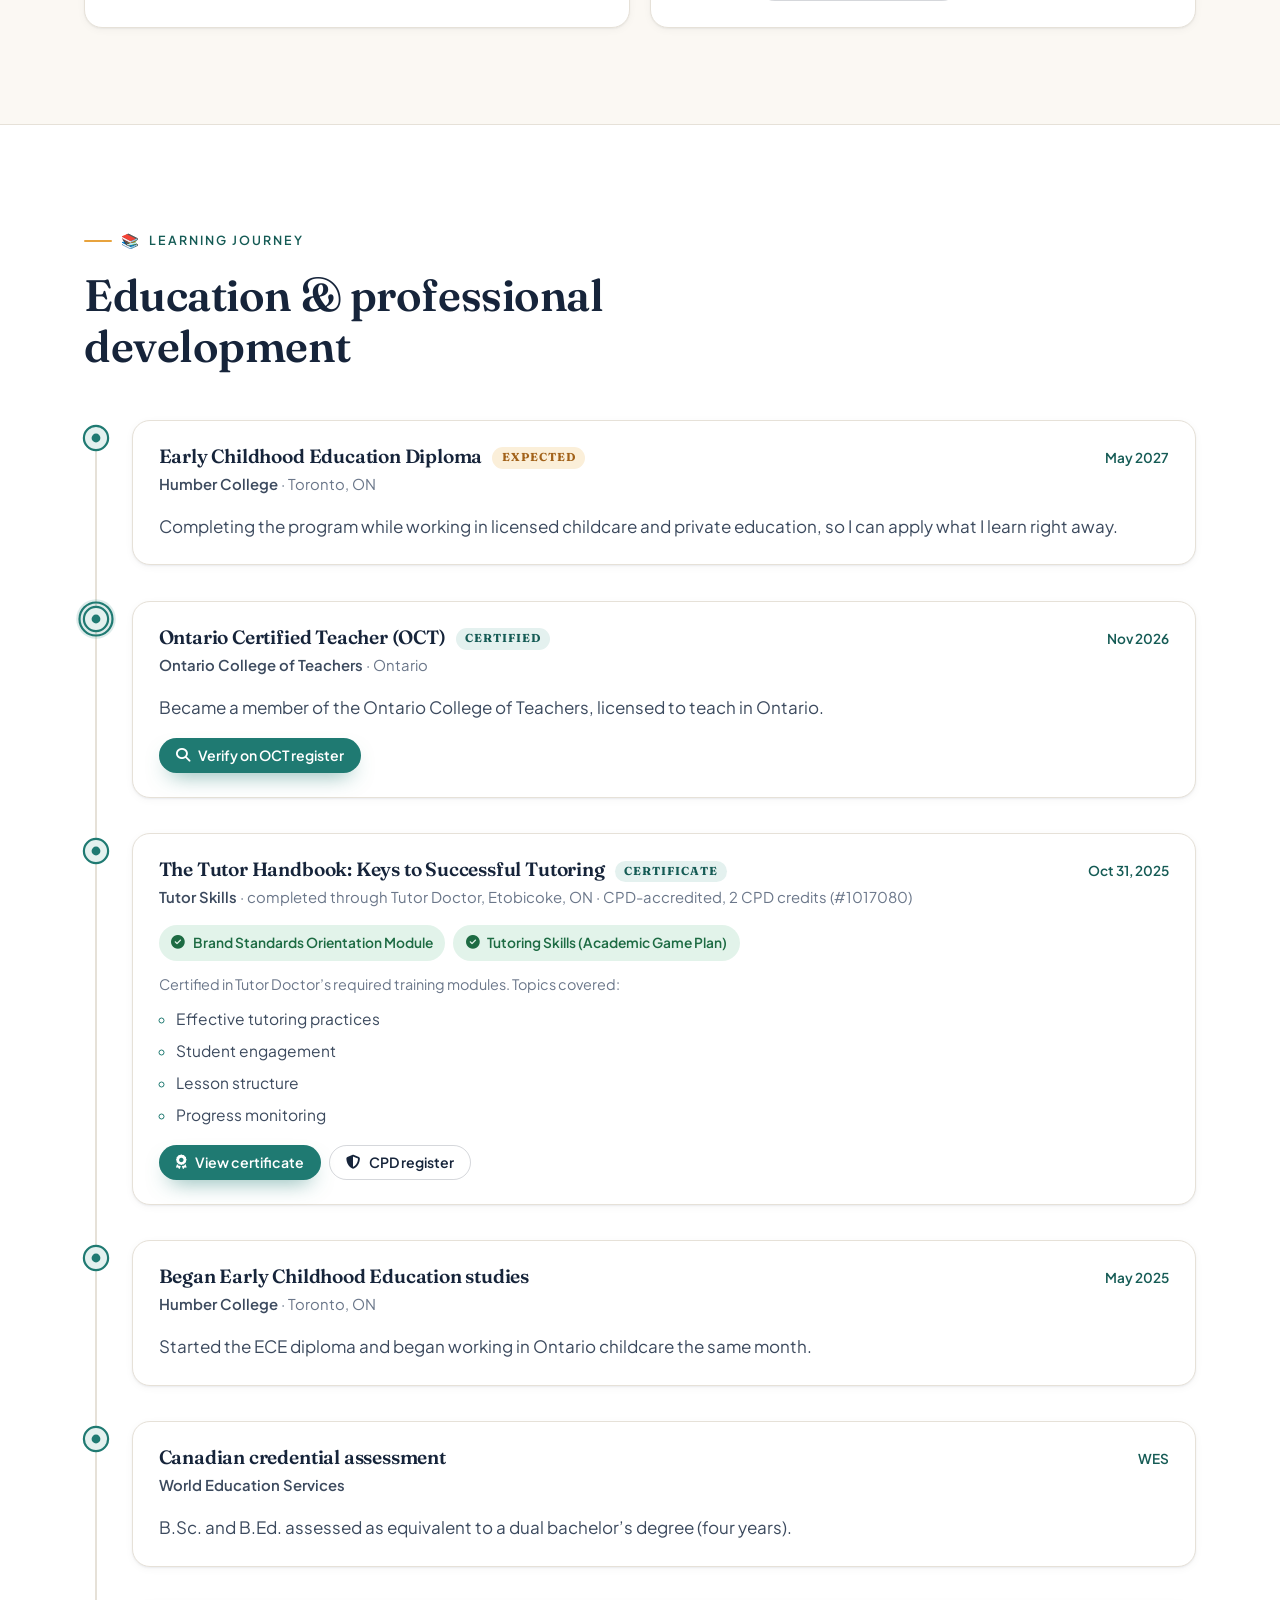
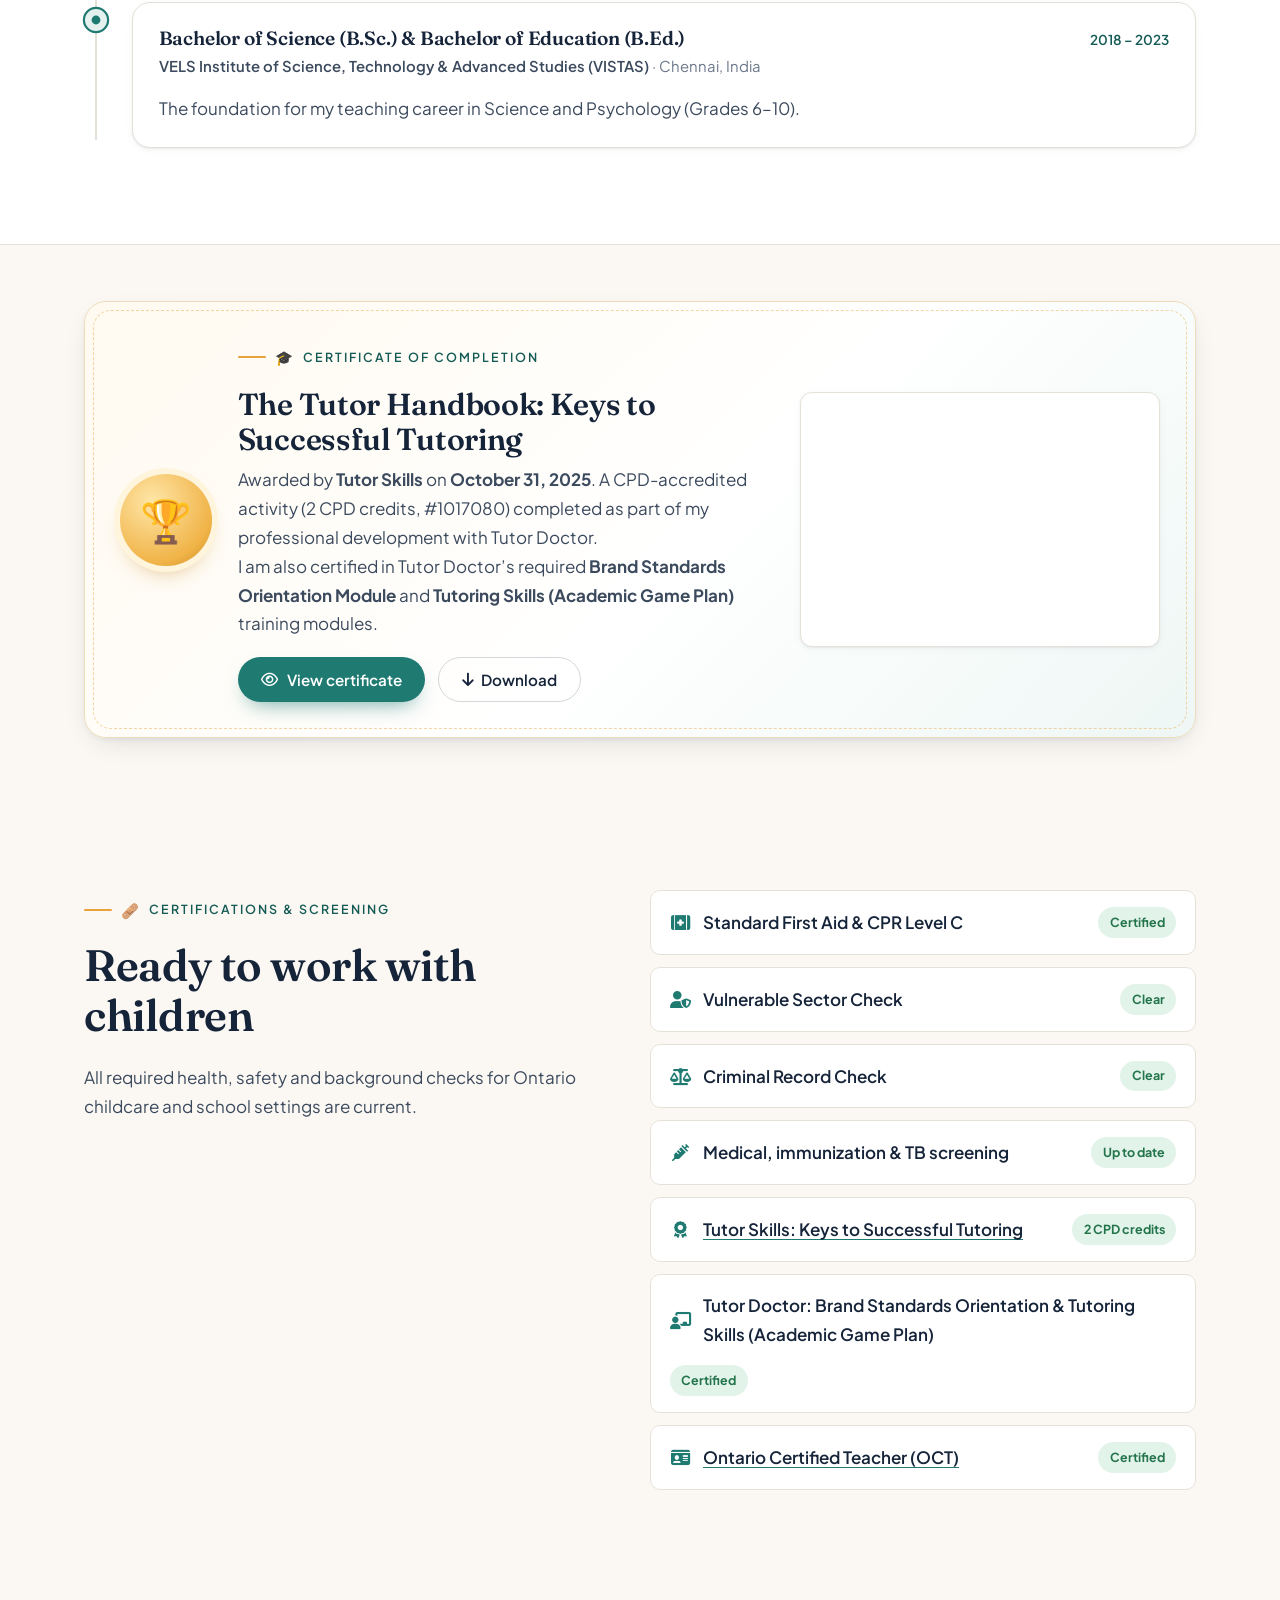
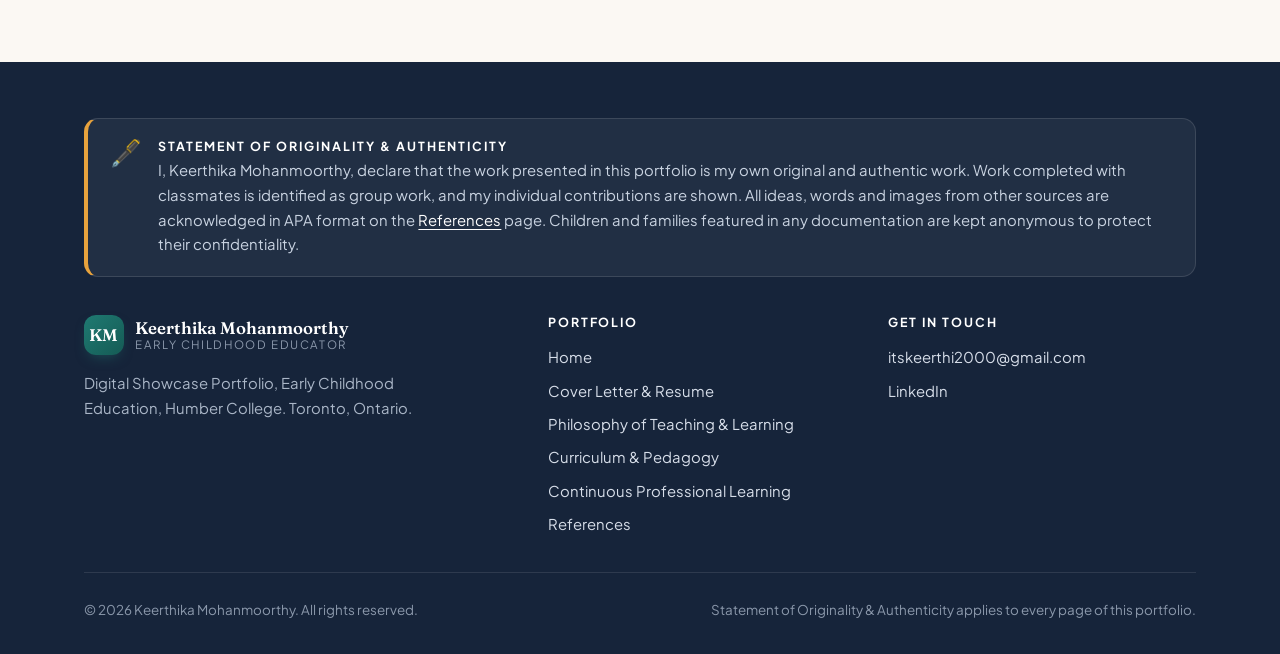
<file: continuous-learning.html>
<!DOCTYPE html>
<html lang="en-CA" class="no-js">
<head>
  <meta charset="UTF-8" />
  <meta name="viewport" content="width=device-width, initial-scale=1.0" />
  <script>(function(){var h=document.documentElement,a=false;try{if(sessionStorage.getItem("km-pt")==="1"){a=true;sessionStorage.removeItem("km-pt");}}catch(e){}try{var n=performance.getEntriesByType("navigation")[0];if(n&&n.type==="back_forward")a=true;}catch(e){}if(a&&!(window.matchMedia&&matchMedia("(prefers-reduced-motion: reduce)").matches))h.classList.add("pt-arriving");})();</script>
  <title>Continuous Professional Learning | Keerthika Mohanmoorthy</title>
  <meta name="description" content="Education, certifications and professional development of Keerthika Mohanmoorthy: Humber College ECE diploma, B.Sc. & B.Ed., First Aid & CPR C, Ontario Certified Teacher (OCT)." />
  <meta name="theme-color" content="#16243a" />
  <link rel="icon" href="data:image/svg+xml,%3Csvg xmlns='http://www.w3.org/2000/svg' viewBox='0 0 64 64'%3E%3Crect width='64' height='64' rx='16' fill='%231f7a72'/%3E%3Ctext x='50%25' y='54%25' text-anchor='middle' dominant-baseline='middle' font-family='Georgia,serif' font-size='28' fill='white'%3EKM%3C/text%3E%3C/svg%3E" />
  <link rel="preconnect" href="https://fonts.googleapis.com" />
  <link rel="preconnect" href="https://fonts.gstatic.com" crossorigin />
  <link href="https://fonts.googleapis.com/css2?family=Fraunces:ital,opsz,wght@0,9..144,400;0,9..144,500;0,9..144,600;1,9..144,400;1,9..144,500&family=Plus+Jakarta+Sans:wght@400;500;600;700&display=swap" rel="stylesheet" />
  <link rel="stylesheet" href="https://cdnjs.cloudflare.com/ajax/libs/font-awesome/6.5.2/css/all.min.css" />
  <link rel="stylesheet" href="assets/css/style.css?v=202611131522" />
</head>

<body>
  <a class="skip-link" href="#main">Skip to content</a>

  <header class="site-header">
    <div class="container">
      <a class="brand" href="index.html" aria-label="Keerthika Mohanmoorthy, home">
        <span class="brand-mark">KM</span>
        <span class="brand-text">
          <span class="brand-name">Keerthika Mohanmoorthy</span>
          <span class="brand-role">Early Childhood Educator</span>
        </span>
      </a>
      <button class="nav-toggle" aria-controls="site-nav" aria-expanded="false" aria-label="Toggle navigation"><i class="fa-solid fa-bars"></i></button>
      <nav id="site-nav" class="nav" aria-label="Main">
        <a href="index.html">Home</a>
        <a href="cover-letter.html">Cover Letter &amp; Resume</a>
        <a href="philosophy.html">Philosophy of Teaching &amp; Learning</a>
        <div class="nav-dd">
          <a href="curriculum-pedagogy.html" class="dd-toggle" aria-haspopup="true">Curriculum &amp; Pedagogy <i class="fa-solid fa-chevron-down" aria-hidden="true"></i></a>
          <div class="dd-menu">
            <a href="curriculum-pedagogy.html"><span class="dd-letter"><i class="fa-solid fa-table-cells-large"></i></span> Overview</a>
            <a href="pedagogical-documentation.html"><span class="dd-letter">A</span> Pedagogical Documentation</a>
            <a href="learning-story.html"><span class="dd-letter">B</span> Learning Story</a>
            <a href="inclusive-plans.html"><span class="dd-letter">C</span> Detailed Responsive Inclusive Plans</a>
            <a href="meaningful-artifacts.html"><span class="dd-letter">D</span> Meaningful Artifacts</a>
            <a href="resources-in-practice.html"><span class="dd-letter">E</span> Resources Used in Practice</a>
          </div>
        </div>
        <a href="continuous-learning.html" aria-current="page">Continuous Professional Learning</a>
        <a href="references.html">References</a>
      </nav>
    </div>
  </header>

  <main id="main">
    <section class="page-hero">
      <img class="hero-figure" src="assets/img/keerthika-graduate-mini.png" alt="" width="300" height="742" aria-hidden="true" />
      <div class="aurora" aria-hidden="true"><span></span><span></span><span></span><span></span></div>
      <div class="dot-grid" aria-hidden="true"></div>
      <svg class="shape s1" viewBox="0 0 100 100" aria-hidden="true"><path fill="#9db4d8" d="M10 40 50 20l40 20-40 20z"/><path fill="none" stroke="#9db4d8" stroke-width="5" d="M28 50v18c0 6 44 6 44 0V50M90 40v24"/></svg>
      <svg class="shape s2" viewBox="0 0 100 100" aria-hidden="true"><circle cx="50" cy="50" r="44" fill="none" stroke="#1f7a72" stroke-width="10"/></svg>
      <svg class="shape s3" viewBox="0 0 100 100" aria-hidden="true"><path fill="#f4c27a" d="M50 5l12 33h35L69 59l11 35-30-21-30 21 11-35L3 38h35z"/></svg>
      <div class="container">
        <div class="breadcrumb reveal"><a href="index.html">Home</a> / Continuous Professional Learning</div>
        <span class="eyebrow reveal"><span class="em" aria-hidden="true">&#127793;</span> Continuous Professional Learning</span>
        <h1 data-split>Continuous professional <em class="text-gradient">learning</em></h1>
        <p class="reveal">My S.M.A.R.T. goals for my first three months as an Early Childhood Educator, and the education, certificates and training that support my ongoing growth.</p>
      </div>
    </section>

    <!-- ===== SMART goals ===== -->
    <section class="section" id="smart-goals">
      <div class="container">
        <div class="section-head reveal">
          <span class="eyebrow"><span class="em" aria-hidden="true">&#127919;</span> S.M.A.R.T. Goals</span>
          <h2>Five goals for my first three months of employment</h2>
          <p>One goal for each stakeholder group, written as: <em>In order to</em> (my objective)&#8230; <em>so I</em> (my rationale)&#8230; <em>I will</em> (my action)&#8230; <em>by</em> (my time statement). Each goal has two strategies for success.</p>
          <div class="smart-legend">
            <span><b>S</b>pecific</span><span><b>M</b>easurable</span><span><b>A</b>chievable</span><span><b>R</b>elevant</span><span><b>T</b>ime-bound</span>
          </div>
        </div>
        <div class="smart-grid" data-stagger="90">
          <article class="smart-card reveal-scale" style="--gc:#7c4dcc">
            <div class="smart-head">
              <span class="smart-emoji" aria-hidden="true">&#129490;</span>
              <div><small>Goal 1 &#183; Stakeholder</small><h3>The Child</h3></div>
              <span class="pending-tag"><i class="fa-regular fa-clock"></i> Coming soon</span>
            </div>
            <div class="smart-sentence">
              <div class="ss"><b>In order to&#8230;</b><span>my objective</span></div>
              <div class="ss"><b>so I&#8230;</b><span>my rationale</span></div>
              <div class="ss"><b>I will&#8230;</b><span>my action</span></div>
              <div class="ss"><b>by&#8230;</b><span>my time statement (within my first three months)</span></div>
            </div>
            <div class="smart-strats">
              <div class="strat"><b><i class="fa-solid fa-1"></i> Strategy for success</b><p>Strategy and explanation (about 100 words).</p></div>
              <div class="strat"><b><i class="fa-solid fa-2"></i> Strategy for success</b><p>Strategy and explanation (about 100 words).</p></div>
            </div>
          </article>
          <article class="smart-card reveal-scale" style="--gc:#d6457a">
            <div class="smart-head">
              <span class="smart-emoji" aria-hidden="true">&#128104;&#8205;&#128105;&#8205;&#128103;</span>
              <div><small>Goal 2 &#183; Stakeholder</small><h3>The Family</h3></div>
              <span class="pending-tag"><i class="fa-regular fa-clock"></i> Coming soon</span>
            </div>
            <div class="smart-sentence">
              <div class="ss"><b>In order to&#8230;</b><span>my objective</span></div>
              <div class="ss"><b>so I&#8230;</b><span>my rationale</span></div>
              <div class="ss"><b>I will&#8230;</b><span>my action</span></div>
              <div class="ss"><b>by&#8230;</b><span>my time statement (within my first three months)</span></div>
            </div>
            <div class="smart-strats">
              <div class="strat"><b><i class="fa-solid fa-1"></i> Strategy for success</b><p>Strategy and explanation (about 100 words).</p></div>
              <div class="strat"><b><i class="fa-solid fa-2"></i> Strategy for success</b><p>Strategy and explanation (about 100 words).</p></div>
            </div>
          </article>
          <article class="smart-card reveal-scale" style="--gc:#2f6fd6">
            <div class="smart-head">
              <span class="smart-emoji" aria-hidden="true">&#129309;</span>
              <div><small>Goal 3 &#183; Stakeholder</small><h3>Colleagues</h3></div>
              <span class="pending-tag"><i class="fa-regular fa-clock"></i> Coming soon</span>
            </div>
            <div class="smart-sentence">
              <div class="ss"><b>In order to&#8230;</b><span>my objective</span></div>
              <div class="ss"><b>so I&#8230;</b><span>my rationale</span></div>
              <div class="ss"><b>I will&#8230;</b><span>my action</span></div>
              <div class="ss"><b>by&#8230;</b><span>my time statement (within my first three months)</span></div>
            </div>
            <div class="smart-strats">
              <div class="strat"><b><i class="fa-solid fa-1"></i> Strategy for success</b><p>Strategy and explanation (about 100 words).</p></div>
              <div class="strat"><b><i class="fa-solid fa-2"></i> Strategy for success</b><p>Strategy and explanation (about 100 words).</p></div>
            </div>
          </article>
          <article class="smart-card reveal-scale" style="--gc:#1f8a5b">
            <div class="smart-head">
              <span class="smart-emoji" aria-hidden="true">&#127960;&#65039;</span>
              <div><small>Goal 4 &#183; Stakeholder</small><h3>The Community</h3></div>
              <span class="pending-tag"><i class="fa-regular fa-clock"></i> Coming soon</span>
            </div>
            <div class="smart-sentence">
              <div class="ss"><b>In order to&#8230;</b><span>my objective</span></div>
              <div class="ss"><b>so I&#8230;</b><span>my rationale</span></div>
              <div class="ss"><b>I will&#8230;</b><span>my action</span></div>
              <div class="ss"><b>by&#8230;</b><span>my time statement (within my first three months)</span></div>
            </div>
            <div class="smart-strats">
              <div class="strat"><b><i class="fa-solid fa-1"></i> Strategy for success</b><p>Strategy and explanation (about 100 words).</p></div>
              <div class="strat"><b><i class="fa-solid fa-2"></i> Strategy for success</b><p>Strategy and explanation (about 100 words).</p></div>
            </div>
          </article>
          <article class="smart-card reveal-scale" style="--gc:#d68910">
            <div class="smart-head">
              <span class="smart-emoji" aria-hidden="true">&#127807;</span>
              <div><small>Goal 5 &#183; Stakeholder</small><h3>The Environment</h3></div>
              <span class="pending-tag"><i class="fa-regular fa-clock"></i> Coming soon</span>
            </div>
            <div class="smart-sentence">
              <div class="ss"><b>In order to&#8230;</b><span>my objective</span></div>
              <div class="ss"><b>so I&#8230;</b><span>my rationale</span></div>
              <div class="ss"><b>I will&#8230;</b><span>my action</span></div>
              <div class="ss"><b>by&#8230;</b><span>my time statement (within my first three months)</span></div>
            </div>
            <div class="smart-strats">
              <div class="strat"><b><i class="fa-solid fa-1"></i> Strategy for success</b><p>Strategy and explanation (about 100 words).</p></div>
              <div class="strat"><b><i class="fa-solid fa-2"></i> Strategy for success</b><p>Strategy and explanation (about 100 words).</p></div>
            </div>
          </article>
        </div>
      </div>
    </section>

    <!-- ===== Currently ===== -->
    <section class="section" id="current">
      <div class="container">
        <div class="section-head reveal">
          <span class="eyebrow"><span class="em" aria-hidden="true">&#128640;</span> Current Status</span>
          <h2>Where I am right now</h2>
        </div>
        <div class="split">
          <div class="progress-card spot reveal-scale">
            <div style="display:flex;gap:1rem;align-items:center">
              <div class="card-icon" style="margin:0"><i class="fa-solid fa-graduation-cap"></i></div>
              <div>
                <h3 style="margin:0">Early Childhood Education Diploma</h3>
                <p class="muted small mb-0">Humber College, Toronto, ON</p>
              </div>
            </div>
            <div class="progress-bar" role="progressbar" aria-label="Diploma progress" aria-valuemin="0" aria-valuemax="100" data-progress-start="2025-05-01" data-progress-end="2027-05-31"><span style="width:0%"></span></div>
            <div class="progress-meta"><span>Started May 2025</span><span><strong data-progress-label>&#8212;</strong> complete</span><span>Expected May 2027</span></div>
          </div>
          <div class="progress-card spot reveal-scale">
            <div style="display:flex;gap:1rem;align-items:center">
              <div class="card-icon sun" style="margin:0"><i class="fa-solid fa-id-card"></i></div>
              <div>
                <h3 style="margin:0">Ontario College of Teachers</h3>
                <p class="muted small mb-0">Ontario Certified Teacher (OCT)</p>
              </div>
            </div>
            <p class="mt-1 mb-0">Licensed to teach in Ontario as a member of the Ontario College of Teachers. It builds on my B.Ed. and three years of classroom teaching.</p>
            <p class="mt-1 mb-0"><span class="pill ok">Certified</span> <a class="btn btn-ghost btn-sm" href="https://www.oct.ca/findateacher" target="_blank" rel="noopener"><i class="fa-solid fa-magnifying-glass"></i> Verify on OCT register</a></p>
          </div>
        </div>
      </div>
    </section>

    <!-- ===== Learning journey ===== -->
    <section class="section section-alt" id="journey">
      <div class="container">
        <div class="section-head reveal">
          <span class="eyebrow"><span class="em" aria-hidden="true">&#128218;</span> Learning Journey</span>
          <h2>Education &amp; professional development</h2>
        </div>
        <ol class="timeline">
          <li class="tl-item reveal">
            <span class="tl-dot" aria-hidden="true"></span>
            <div class="tl-card spot">
              <div class="tl-top"><h3>Early Childhood Education Diploma <span class="badge sun">Expected</span></h3><span class="tl-date">May 2027</span></div>
              <div class="tl-org"><strong>Humber College</strong> &#183; Toronto, ON</div>
              <p class="mb-0">Completing the program while working in licensed childcare and private education, so I can apply what I learn right away.</p>
            </div>
          </li>
          <li class="tl-item current reveal">
            <span class="tl-dot" aria-hidden="true"></span>
            <div class="tl-card spot">
              <div class="tl-top"><h3>Ontario Certified Teacher (OCT) <span class="badge">Certified</span></h3><span class="tl-date">Nov 2026</span></div>
              <div class="tl-org"><strong>Ontario College of Teachers</strong> &#183; Ontario</div>
              <p class="mb-0">Became a member of the Ontario College of Teachers, licensed to teach in Ontario.</p>
              <div class="cert-actions">
                <a class="btn btn-primary btn-sm" href="https://www.oct.ca/findateacher" target="_blank" rel="noopener"><i class="fa-solid fa-magnifying-glass"></i> Verify on OCT register</a>              </div>
            </div>
          </li>
          <li class="tl-item reveal">
            <span class="tl-dot" aria-hidden="true"></span>
            <div class="tl-card spot">
              <div class="tl-top"><h3>The Tutor Handbook: Keys to Successful Tutoring <span class="badge">Certificate</span></h3><span class="tl-date">Oct 31, 2025</span></div>
              <div class="tl-org"><strong>Tutor Skills</strong> &#183; completed through Tutor Doctor, Etobicoke, ON &#183; CPD-accredited, 2 CPD credits (#1017080)</div>
              <div class="module-list">
                <span class="module"><i class="fa-solid fa-circle-check"></i> Brand Standards Orientation Module</span>
                <span class="module"><i class="fa-solid fa-circle-check"></i> Tutoring Skills (Academic Game Plan)</span>
              </div>
              <p class="small muted" style="margin:.2rem 0 .6rem">Certified in Tutor Doctor&#8217;s required training modules. Topics covered:</p>
              <ul>
                <li>Effective tutoring practices</li>
                <li>Student engagement</li>
                <li>Lesson structure</li>
                <li>Progress monitoring</li>
              </ul>
              <div class="cert-actions">
                <a class="btn btn-primary btn-sm" href="assets/docs/certificates/Keerthika_Mohanmoorthy_Tutor_Skills_Certificate.pdf" target="_blank" rel="noopener"><i class="fa-solid fa-award"></i> View certificate</a>
                <a class="btn btn-ghost btn-sm" href="https://thecpdregister.com" target="_blank" rel="noopener"><i class="fa-solid fa-shield-halved"></i> CPD register</a>
              </div>
            </div>
          </li>
          <li class="tl-item reveal">
            <span class="tl-dot" aria-hidden="true"></span>
            <div class="tl-card spot">
              <div class="tl-top"><h3>Began Early Childhood Education studies</h3><span class="tl-date">May 2025</span></div>
              <div class="tl-org"><strong>Humber College</strong> &#183; Toronto, ON</div>
              <p class="mb-0">Started the ECE diploma and began working in Ontario childcare the same month.</p>
            </div>
          </li>
          <li class="tl-item reveal">
            <span class="tl-dot" aria-hidden="true"></span>
            <div class="tl-card spot">
              <div class="tl-top"><h3>Canadian credential assessment</h3><span class="tl-date">WES</span></div>
              <div class="tl-org"><strong>World Education Services</strong></div>
              <p class="mb-0">B.Sc. and B.Ed. assessed as equivalent to a dual bachelor&#8217;s degree (four years).</p>
            </div>
          </li>
          <li class="tl-item reveal">
            <span class="tl-dot" aria-hidden="true"></span>
            <div class="tl-card spot">
              <div class="tl-top"><h3>Bachelor of Science (B.Sc.) &amp; Bachelor of Education (B.Ed.)</h3><span class="tl-date">2018 &#8211; 2023</span></div>
              <div class="tl-org"><strong>VELS Institute of Science, Technology &amp; Advanced Studies (VISTAS)</strong> &#183; Chennai, India</div>
              <p class="mb-0">The foundation for my teaching career in Science and Psychology (Grades 6&#8211;10).</p>
            </div>
          </li>
        </ol>
      </div>
    </section>

    <!-- ===== Featured certificate ===== -->
    <section class="section-tight">
      <div class="container">
        <div class="cert-card reveal-scale">
          <div class="cert-seal" aria-hidden="true"><span>&#127942;</span></div>
          <div class="cert-body">
            <span class="eyebrow"><span class="em" aria-hidden="true">&#127891;</span> Certificate of Completion</span>
            <h2>The Tutor Handbook: Keys to Successful Tutoring</h2>
            <p>Awarded by <strong>Tutor Skills</strong> on <strong>October 31, 2025</strong>. A CPD-accredited activity (2 CPD credits, #1017080) completed as part of my professional development with Tutor Doctor.</p>
            <p class="mt-1">I am also certified in Tutor Doctor&#8217;s required <strong>Brand Standards Orientation Module</strong> and <strong>Tutoring Skills (Academic Game Plan)</strong> training modules.</p>
            <div class="hero-actions" style="margin:1.2rem 0 0">
              <a class="btn btn-primary magnetic" href="assets/docs/certificates/Keerthika_Mohanmoorthy_Tutor_Skills_Certificate.pdf" target="_blank" rel="noopener"><i class="fa-regular fa-eye"></i> View certificate</a>
              <a class="btn btn-ghost magnetic" href="assets/docs/certificates/Keerthika_Mohanmoorthy_Tutor_Skills_Certificate.pdf" download><i class="fa-solid fa-arrow-down"></i> Download</a>
            </div>
          </div>
          <iframe class="cert-preview" src="assets/docs/certificates/Keerthika_Mohanmoorthy_Tutor_Skills_Certificate.pdf#view=Fit&amp;toolbar=0&amp;navpanes=0" title="Tutor Skills certificate (PDF preview)" loading="lazy" tabindex="-1"></iframe>
        </div>
      </div>
    </section>

    <!-- ===== Certifications ===== -->
    <section class="section" id="certifications">
      <div class="container">
        <div class="split" style="align-items:start">
          <div class="reveal">
            <span class="eyebrow"><span class="em" aria-hidden="true">&#129657;</span> Certifications &amp; Screening</span>
            <h2>Ready to work with children</h2>
            <p>All required health, safety and background checks for Ontario childcare and school settings are current.</p>
          </div>
          <ul class="status-list" data-stagger="70">
            <li class="reveal"><span class="what"><i class="fa-solid fa-kit-medical"></i> Standard First Aid &amp; CPR Level C</span><span class="pill ok">Certified</span></li>
            <li class="reveal"><span class="what"><i class="fa-solid fa-user-shield"></i> Vulnerable Sector Check</span><span class="pill ok">Clear</span></li>
            <li class="reveal"><span class="what"><i class="fa-solid fa-scale-balanced"></i> Criminal Record Check</span><span class="pill ok">Clear</span></li>
            <li class="reveal"><span class="what"><i class="fa-solid fa-syringe"></i> Medical, immunization &amp; TB screening</span><span class="pill ok">Up to date</span></li>
            <li class="reveal"><span class="what"><i class="fa-solid fa-award"></i> <a href="assets/docs/certificates/Keerthika_Mohanmoorthy_Tutor_Skills_Certificate.pdf" target="_blank" rel="noopener">Tutor Skills: Keys to Successful Tutoring</a></span><span class="pill ok">2 CPD credits</span></li>
            <li class="reveal"><span class="what"><i class="fa-solid fa-chalkboard-user"></i> Tutor Doctor: Brand Standards Orientation &amp; Tutoring Skills (Academic Game Plan)</span><span class="pill ok">Certified</span></li>
            <li class="reveal"><span class="what"><i class="fa-solid fa-id-card"></i> <a href="https://www.oct.ca/findateacher" target="_blank" rel="noopener">Ontario Certified Teacher (OCT)</a></span><span class="pill ok">Certified</span></li>
          </ul>
        </div>
      </div>
    </section>

  </main>

  <footer class="site-footer">
    <div class="container">
      <div class="originality" role="note" aria-labelledby="originality-title">
        <span class="orig-icon" aria-hidden="true">&#128395;&#65039;</span>
        <div>
          <h4 id="originality-title">Statement of Originality &amp; Authenticity</h4>
          <p>I, Keerthika Mohanmoorthy, declare that the work presented in this portfolio is my own original and authentic work. Work completed with classmates is identified as group work, and my individual contributions are shown. All ideas, words and images from other sources are acknowledged in APA format on the <a href="references.html">References</a> page. Children and families featured in any documentation are kept anonymous to protect their confidentiality.</p>
        </div>
      </div>
      <div class="footer-grid">
        <div class="footer-brand">
          <a class="brand" href="index.html">
            <span class="brand-mark">KM</span>
            <span class="brand-text"><span class="brand-name">Keerthika Mohanmoorthy</span><span class="brand-role">Early Childhood Educator</span></span>
          </a>
          <p>Digital Showcase Portfolio, Early Childhood Education, Humber College. Toronto, Ontario.</p>
        </div>
        <div>
          <h4>Portfolio</h4>
          <ul>
            <li><a href="index.html">Home</a></li>
            <li><a href="cover-letter.html">Cover Letter &amp; Resume</a></li>
            <li><a href="philosophy.html">Philosophy of Teaching &amp; Learning</a></li>
            <li><a href="curriculum-pedagogy.html">Curriculum &amp; Pedagogy</a></li>
            <li><a href="continuous-learning.html">Continuous Professional Learning</a></li>
            <li><a href="references.html">References</a></li>
          </ul>
        </div>
        <div>
          <h4>Get in touch</h4>
          <ul>
            <li><a href="mailto:itskeerthi2000@gmail.com">itskeerthi2000@gmail.com</a></li>
            <li><a href="https://www.linkedin.com/in/keerthika-mohanmoorthy" target="_blank" rel="noopener">LinkedIn</a></li>
          </ul>
        </div>
      </div>
      <div class="footer-bottom">
        <span>&#169; <span data-year>2026</span> Keerthika Mohanmoorthy. All rights reserved.</span>
        <span>Statement of Originality &amp; Authenticity applies to every page of this portfolio.</span>
      </div>
    </div>
  </footer>

  <script src="assets/js/main.js?v=202611131522"></script>
</body>
</html>
</file>
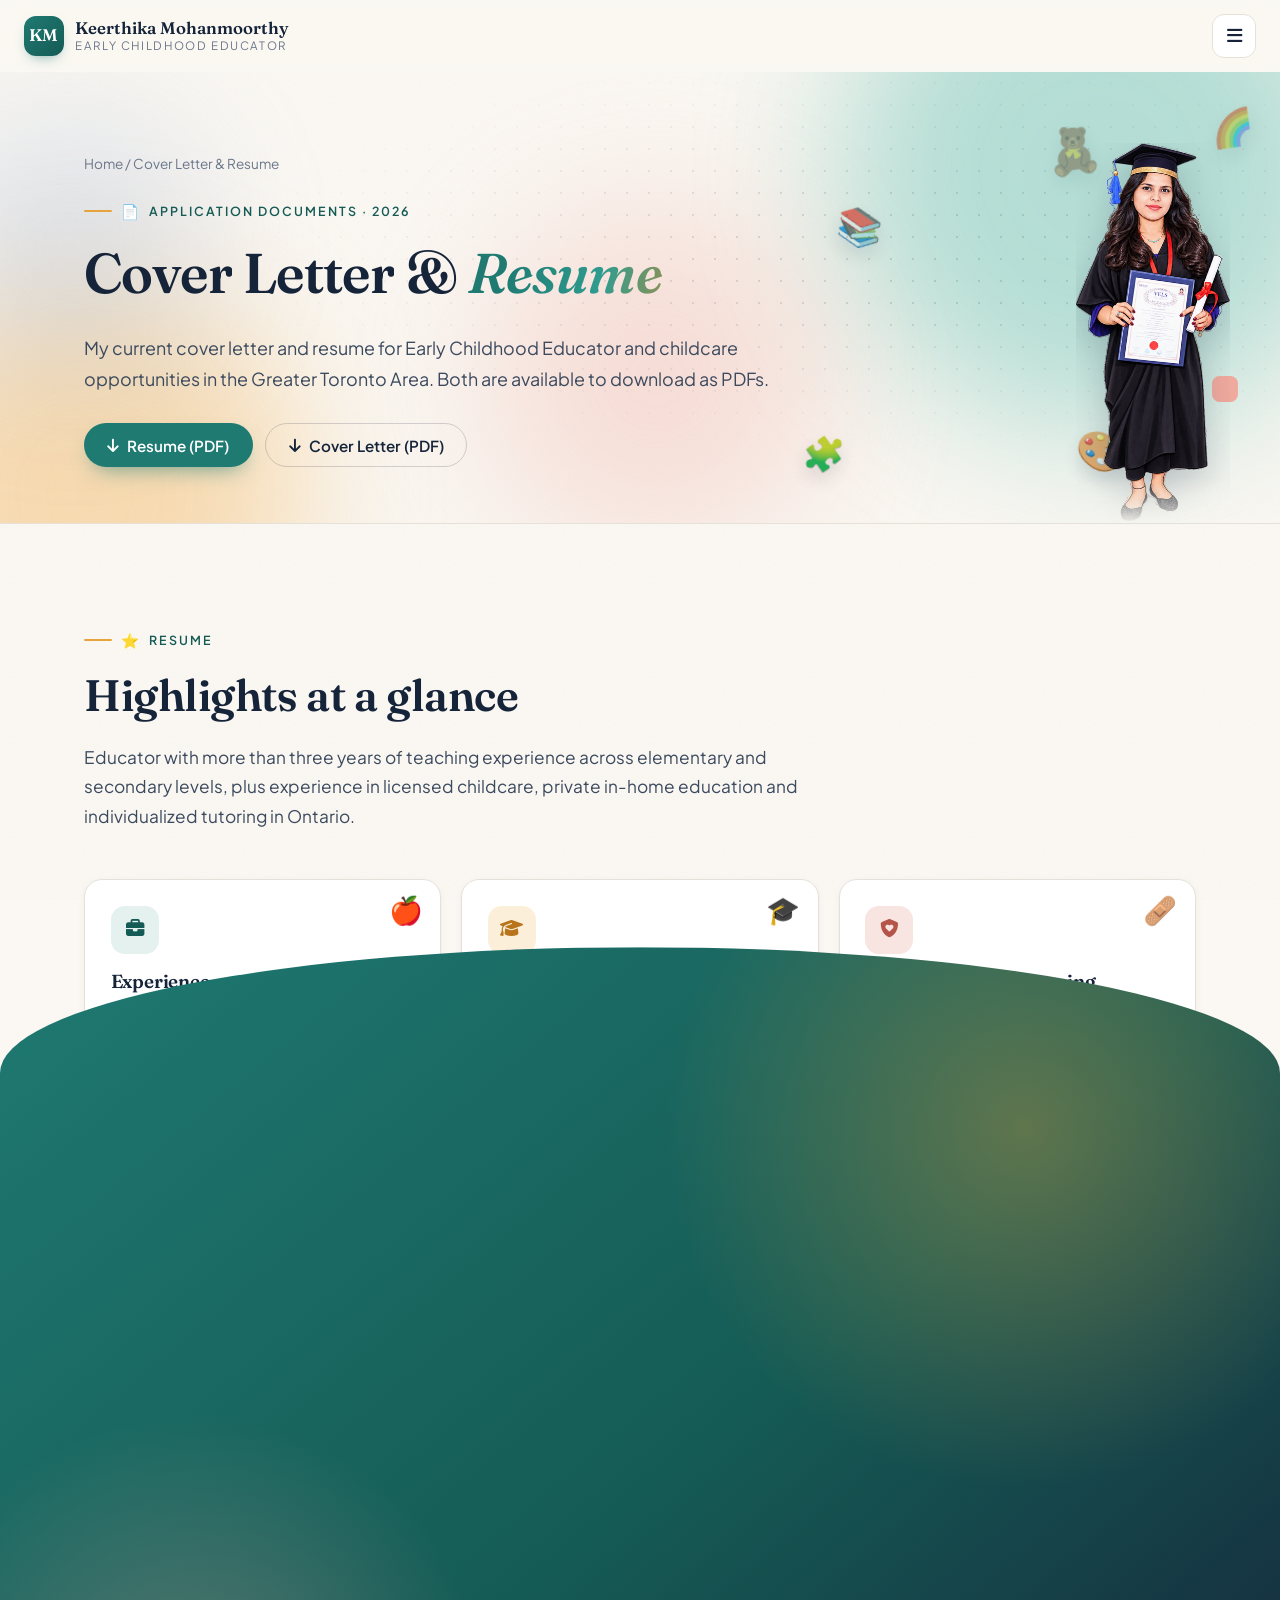
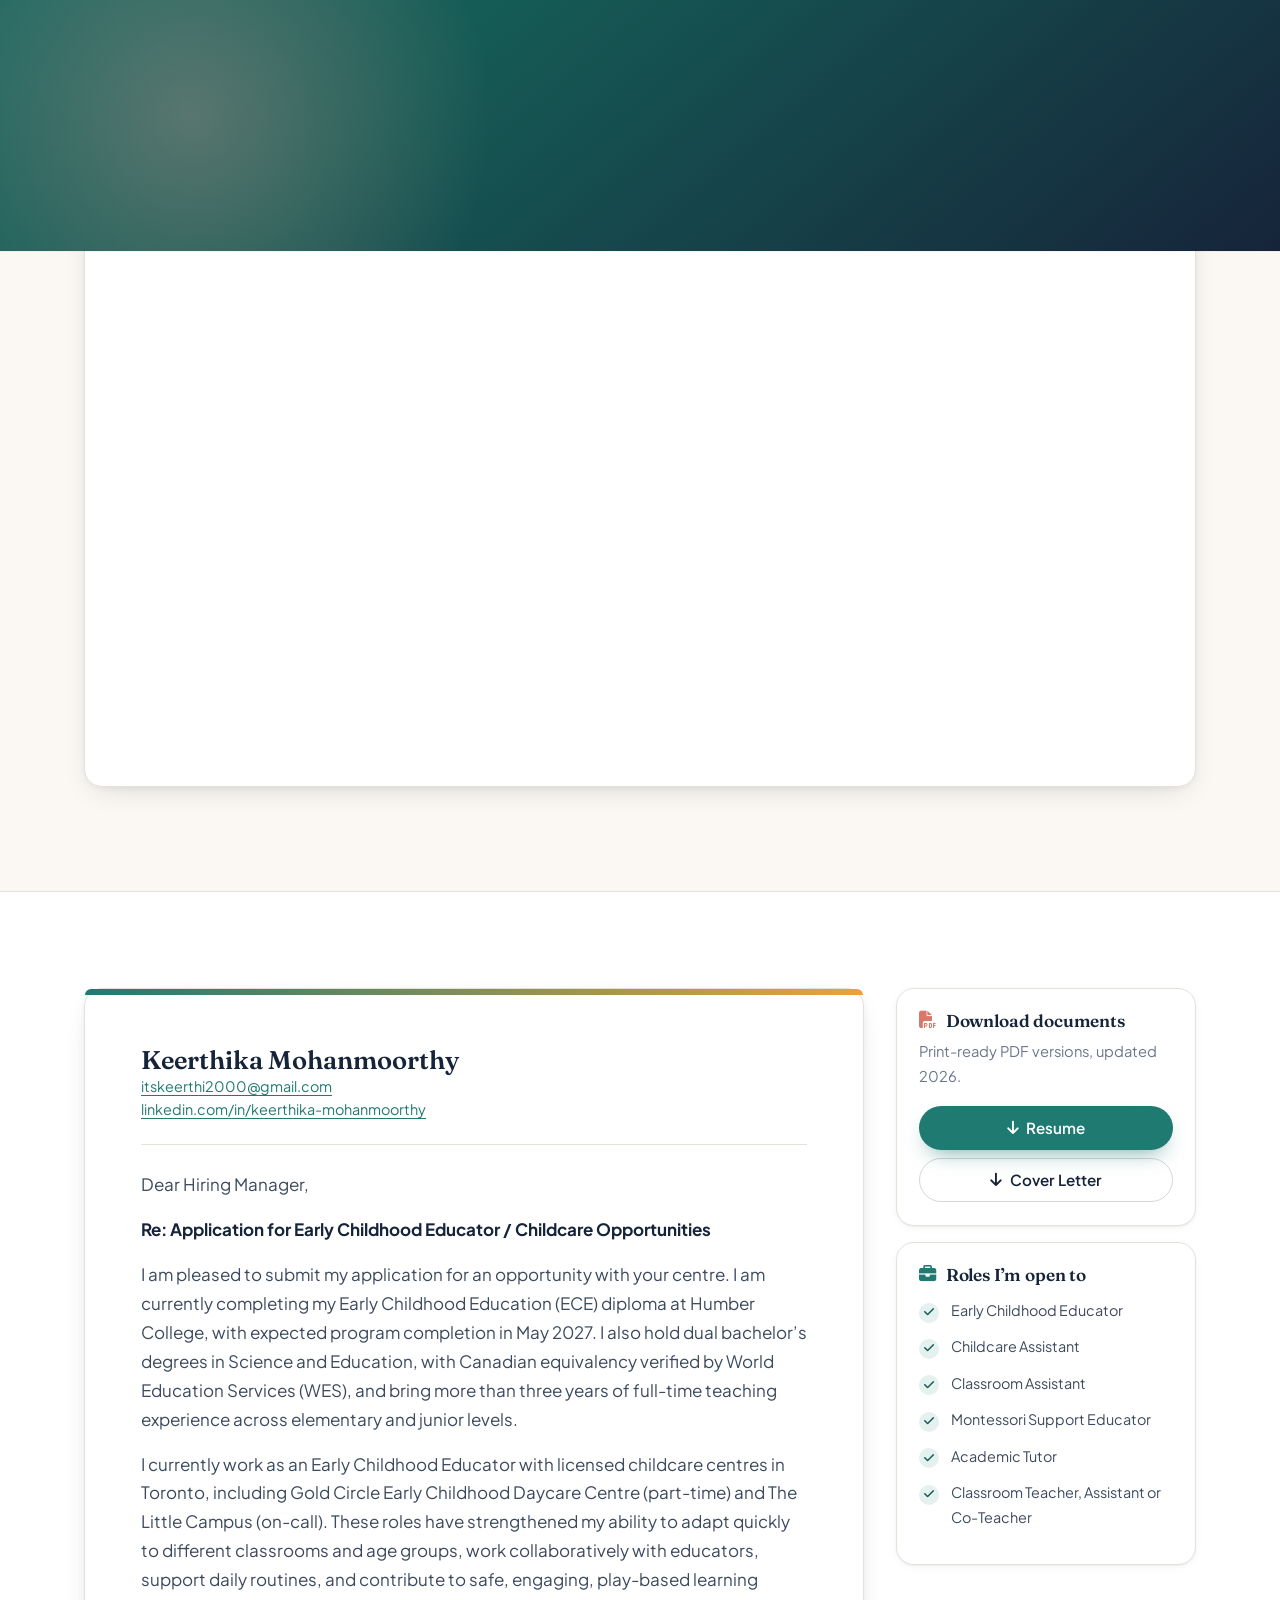
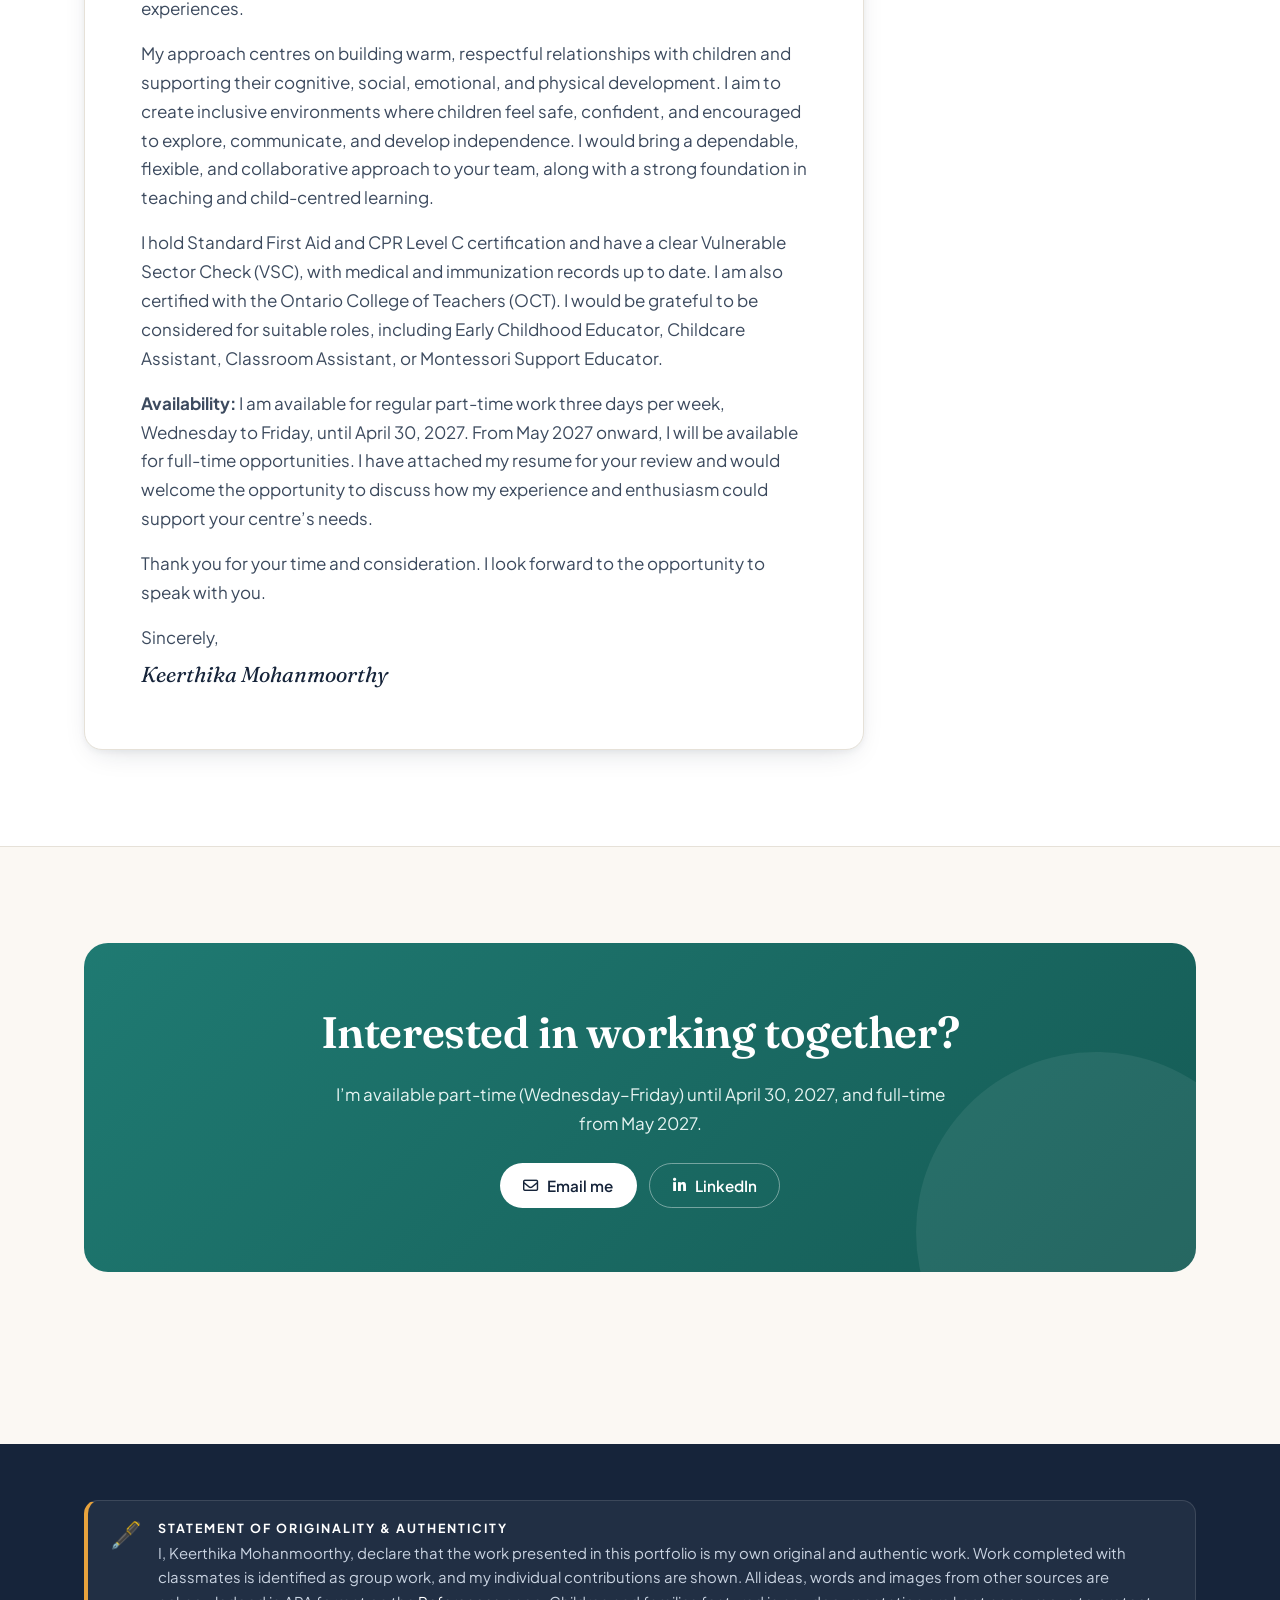
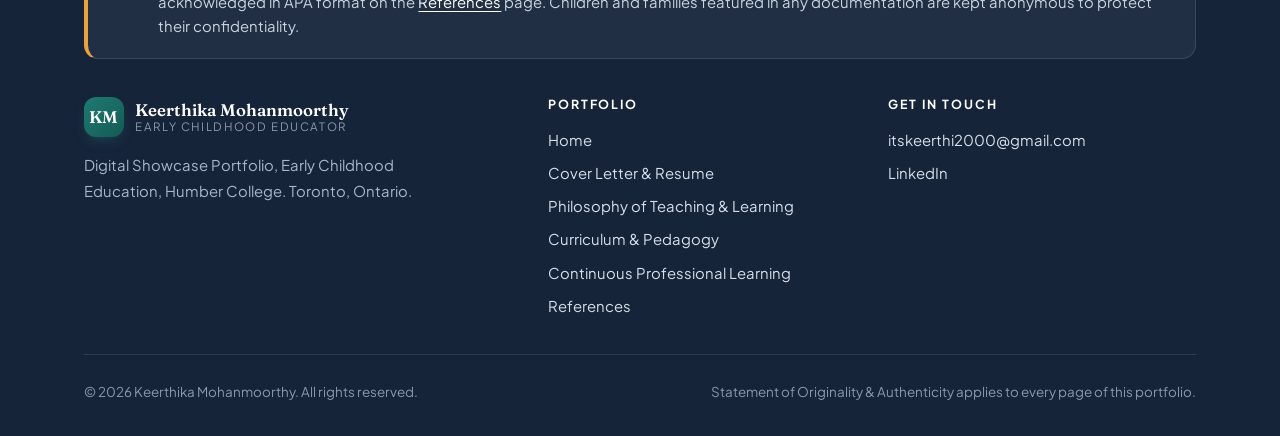
<file: cover-letter.html>
<!DOCTYPE html>
<html lang="en-CA" class="no-js">
<head>
  <meta charset="UTF-8" />
  <meta name="viewport" content="width=device-width, initial-scale=1.0" />
  <script>(function(){var h=document.documentElement,a=false;try{if(sessionStorage.getItem("km-pt")==="1"){a=true;sessionStorage.removeItem("km-pt");}}catch(e){}try{var n=performance.getEntriesByType("navigation")[0];if(n&&n.type==="back_forward")a=true;}catch(e){}if(a&&!(window.matchMedia&&matchMedia("(prefers-reduced-motion: reduce)").matches))h.classList.add("pt-arriving");})();</script>
  <title>Cover Letter &amp; Resume | Keerthika Mohanmoorthy</title>
  <meta name="description" content="Resume and cover letter of Keerthika Mohanmoorthy, Early Childhood Educator in Toronto, Ontario. Download PDF versions." />
  <meta name="theme-color" content="#16243a" />
  <link rel="icon" href="data:image/svg+xml,%3Csvg xmlns='http://www.w3.org/2000/svg' viewBox='0 0 64 64'%3E%3Crect width='64' height='64' rx='16' fill='%231f7a72'/%3E%3Ctext x='50%25' y='54%25' text-anchor='middle' dominant-baseline='middle' font-family='Georgia,serif' font-size='28' fill='white'%3EKM%3C/text%3E%3C/svg%3E" />
  <link rel="preconnect" href="https://fonts.googleapis.com" />
  <link rel="preconnect" href="https://fonts.gstatic.com" crossorigin />
  <link href="https://fonts.googleapis.com/css2?family=Fraunces:ital,opsz,wght@0,9..144,400;0,9..144,500;0,9..144,600;1,9..144,400;1,9..144,500&family=Plus+Jakarta+Sans:wght@400;500;600;700&display=swap" rel="stylesheet" />
  <link rel="stylesheet" href="https://cdnjs.cloudflare.com/ajax/libs/font-awesome/6.5.2/css/all.min.css" />
  <link rel="stylesheet" href="assets/css/style.css?v=202611131522" />
</head>

<body>
  <a class="skip-link" href="#main">Skip to content</a>

  <header class="site-header">
    <div class="container">
      <a class="brand" href="index.html" aria-label="Keerthika Mohanmoorthy, home">
        <span class="brand-mark">KM</span>
        <span class="brand-text">
          <span class="brand-name">Keerthika Mohanmoorthy</span>
          <span class="brand-role">Early Childhood Educator</span>
        </span>
      </a>
      <button class="nav-toggle" aria-controls="site-nav" aria-expanded="false" aria-label="Toggle navigation"><i class="fa-solid fa-bars"></i></button>
      <nav id="site-nav" class="nav" aria-label="Main">
        <a href="index.html">Home</a>
        <a href="cover-letter.html" aria-current="page">Cover Letter &amp; Resume</a>
        <a href="philosophy.html">Philosophy of Teaching &amp; Learning</a>
        <div class="nav-dd">
          <a href="curriculum-pedagogy.html" class="dd-toggle" aria-haspopup="true">Curriculum &amp; Pedagogy <i class="fa-solid fa-chevron-down" aria-hidden="true"></i></a>
          <div class="dd-menu">
            <a href="curriculum-pedagogy.html"><span class="dd-letter"><i class="fa-solid fa-table-cells-large"></i></span> Overview</a>
            <a href="pedagogical-documentation.html"><span class="dd-letter">A</span> Pedagogical Documentation</a>
            <a href="learning-story.html"><span class="dd-letter">B</span> Learning Story</a>
            <a href="inclusive-plans.html"><span class="dd-letter">C</span> Detailed Responsive Inclusive Plans</a>
            <a href="meaningful-artifacts.html"><span class="dd-letter">D</span> Meaningful Artifacts</a>
            <a href="resources-in-practice.html"><span class="dd-letter">E</span> Resources Used in Practice</a>
          </div>
        </div>
        <a href="continuous-learning.html">Continuous Professional Learning</a>
        <a href="references.html">References</a>
      </nav>
    </div>
  </header>

  <main id="main">
    <section class="page-hero">
      <img class="hero-figure" src="assets/img/keerthika-graduate-mini.png" alt="" width="300" height="742" aria-hidden="true" />
      <div class="aurora" aria-hidden="true"><span></span><span></span><span></span><span></span></div>
      <div class="dot-grid" aria-hidden="true"></div>
      <svg class="shape s1" viewBox="0 0 100 100" aria-hidden="true"><path fill="#f4c27a" d="M50 5l12 33h35L69 59l11 35-30-21-30 21 11-35L3 38h35z"/></svg>
      <svg class="shape s2" viewBox="0 0 100 100" aria-hidden="true"><circle cx="50" cy="50" r="44" fill="none" stroke="#1f7a72" stroke-width="10"/></svg>
      <svg class="shape s3" viewBox="0 0 100 100" aria-hidden="true"><rect x="12" y="12" width="76" height="76" rx="22" fill="#f0a99e"/></svg>
      <div class="container">
        <div class="breadcrumb reveal"><a href="index.html">Home</a> / Cover Letter &amp; Resume</div>
        <span class="eyebrow reveal"><span class="em" aria-hidden="true">&#128196;</span> Application Documents &#183; 2026</span>
        <h1 data-split>Cover Letter &amp; <em class="text-gradient">Resume</em></h1>
        <p class="reveal">My current cover letter and resume for Early Childhood Educator and childcare opportunities in the Greater Toronto Area. Both are available to download as PDFs.</p>
        <div class="hero-actions reveal" style="margin:1.8rem 0 0">
          <a class="btn btn-primary magnetic" href="assets/docs/application/Keerthika_Mohanmoorthy_Resume_2026.pdf" download><i class="fa-solid fa-arrow-down"></i> Resume (PDF)</a>
          <a class="btn btn-ghost magnetic" href="assets/docs/application/Keerthika_Mohanmoorthy_Cover_Letter_2026.pdf" download><i class="fa-solid fa-arrow-down"></i> Cover Letter (PDF)</a>
        </div>
      </div>
    </section>

    <!-- ===== Resume highlights ===== -->
    <section class="section" id="resume">
      <div class="container">
        <div class="section-head reveal">
          <span class="eyebrow"><span class="em" aria-hidden="true">&#11088;</span> Resume</span>
          <h2>Highlights at a glance</h2>
          <p>Educator with more than three years of teaching experience across elementary and secondary levels, plus experience in licensed childcare, private in-home education and individualized tutoring in Ontario.</p>
        </div>

        <div class="grid-3" data-stagger="90">
          <article class="card spot reveal-scale" data-emoji="&#127822;">
            <div class="card-icon"><i class="fa-solid fa-briefcase"></i></div>
            <h3>Experience</h3>
            <ul class="list-check small" style="margin-top:.8rem">
              <li>Private In-Home Educator &#183; 2026&#8211;present</li>
              <li>ECE, The Little Campus &#183; 2025&#8211;present</li>
              <li>ECE, Gold Circle Daycare &#183; 2025</li>
              <li>Academic Tutor, Tutor Doctor &#183; 2025</li>
              <li>Science &amp; Psychology Teacher &#183; 2022&#8211;2025</li>
            </ul>
          </article>
          <article class="card spot reveal-scale" data-emoji="&#127891;">
            <div class="card-icon sun"><i class="fa-solid fa-graduation-cap"></i></div>
            <h3>Education</h3>
            <ul class="list-check small" style="margin-top:.8rem">
              <li>ECE Diploma, Humber College (expected May 2027)</li>
              <li>B.Sc. &amp; B.Ed., VISTAS, Chennai (2018&#8211;2023)</li>
              <li>WES-assessed: dual bachelor&#8217;s degree (four years)</li>
            </ul>
          </article>
          <article class="card spot reveal-scale" data-emoji="&#129657;">
            <div class="card-icon rose"><i class="fa-solid fa-shield-heart"></i></div>
            <h3>Certifications &amp; screening</h3>
            <ul class="list-check small" style="margin-top:.8rem">
              <li>Standard First Aid &amp; CPR Level C</li>
              <li>Vulnerable Sector Check: Clear</li>
              <li>Criminal Record Check: Clear</li>
              <li>Immunizations &amp; TB screening up to date</li>
              <li>Ontario Certified Teacher (OCT)</li>
            </ul>
          </article>
        </div>

        <h3 class="mt-3 reveal">Core competencies</h3>
        <div class="skill-cloud reveal" data-stagger="40">
          <span>Early childhood development</span><span>Play-based learning</span><span>Foundational literacy &amp; numeracy</span>
          <span>Ontario curriculum-aligned instruction</span><span>Lesson planning</span><span>Differentiated instruction</span>
          <span>Student assessment</span><span>Progress monitoring</span><span>Positive guidance</span><span>Self-regulation</span>
          <span>Inclusive classrooms</span><span>One-to-one tutoring</span><span>Individualized learning plans</span>
          <span>Family communication</span><span>Routines, transitions &amp; supervision</span><span>Mentoring &amp; social-emotional support</span>
        </div>

        <h3 class="mt-3 reveal">Full resume</h3>
        <iframe class="pdf-frame reveal" src="assets/docs/application/Keerthika_Mohanmoorthy_Resume_2026.pdf#view=FitH" title="Keerthika Mohanmoorthy resume (PDF)" loading="lazy"></iframe>
        <div class="pdf-fallback card">
          <p>The resume preview is best viewed on a larger screen.</p>
          <a class="btn btn-primary" href="assets/docs/application/Keerthika_Mohanmoorthy_Resume_2026.pdf" target="_blank" rel="noopener"><i class="fa-solid fa-up-right-from-square"></i> Open resume PDF</a>
        </div>
      </div>
    </section>

    <!-- ===== Cover letter ===== -->
    <section class="section section-alt" id="cover-letter">
      <div class="container letter-wrap">
        <article class="letter reveal-scale" aria-labelledby="cl-title">
          <h2 id="cl-title" class="sr-only" style="position:absolute;left:-9999px">Cover letter</h2>
          <div class="letter-head">
            <div>
              <div class="name">Keerthika Mohanmoorthy</div>
              <div class="contact">
                <a href="mailto:itskeerthi2000@gmail.com">itskeerthi2000@gmail.com</a><br />
                <a href="https://www.linkedin.com/in/keerthika-mohanmoorthy" target="_blank" rel="noopener">linkedin.com/in/keerthika-mohanmoorthy</a>
              </div>
            </div>
          </div>

          <p>Dear Hiring Manager,</p>
          <p class="re">Re: Application for Early Childhood Educator / Childcare Opportunities</p>
          <p>
            I am pleased to submit my application for an opportunity with your centre. I am currently completing my Early
            Childhood Education (ECE) diploma at Humber College, with expected program completion in May 2027. I also hold
            dual bachelor&#8217;s degrees in Science and Education, with Canadian equivalency verified by World Education Services
            (WES), and bring more than three years of full-time teaching experience across elementary and junior levels.
          </p>
          <p>
            I currently work as an Early Childhood Educator with licensed childcare centres in Toronto, including Gold Circle
            Early Childhood Daycare Centre (part-time) and The Little Campus (on-call). These roles have strengthened my ability
            to adapt quickly to different classrooms and age groups, work collaboratively with educators, support daily
            routines, and contribute to safe, engaging, play-based learning experiences.
          </p>
          <p>
            My approach centres on building warm, respectful relationships with children and supporting their cognitive,
            social, emotional, and physical development. I aim to create inclusive environments where children feel safe,
            confident, and encouraged to explore, communicate, and develop independence. I would bring a dependable,
            flexible, and collaborative approach to your team, along with a strong foundation in teaching and child-centred learning.
          </p>
          <p>
            I hold Standard First Aid and CPR Level C certification and have a clear Vulnerable Sector Check (VSC), with
            medical and immunization records up to date. I am also certified with the Ontario College of Teachers (OCT). I
            would be grateful to be considered for suitable roles, including Early Childhood Educator, Childcare Assistant,
            Classroom Assistant, or Montessori Support Educator.
          </p>
          <p>
            <strong>Availability:</strong> I am available for regular part-time work three days per week, Wednesday to Friday, until April 30, 2027. From May 2027 onward, I will be available for full-time
            opportunities. I have attached my resume for your review and would welcome the opportunity to discuss how my
            experience and enthusiasm could support your centre&#8217;s needs.
          </p>
          <p>
            Thank you for your time and consideration. I look forward to the opportunity to speak with you.
          </p>
          <p class="mb-0">Sincerely,</p>
          <p class="sign mb-0">Keerthika Mohanmoorthy</p>
        </article>

        <aside class="aside-sticky">
          <div class="doc-card spot reveal">
            <h3><i class="fa-solid fa-file-pdf"></i> Download documents</h3>
            <p>Print-ready PDF versions, updated 2026.</p>
            <a class="btn btn-primary" href="assets/docs/application/Keerthika_Mohanmoorthy_Resume_2026.pdf" download><i class="fa-solid fa-arrow-down"></i> Resume</a>
            <a class="btn btn-ghost" href="assets/docs/application/Keerthika_Mohanmoorthy_Cover_Letter_2026.pdf" download><i class="fa-solid fa-arrow-down"></i> Cover Letter</a>
          </div>
          <div class="doc-card spot reveal">
            <h3><i class="fa-solid fa-briefcase" style="color:var(--teal)"></i> Roles I&#8217;m open to</h3>
            <ul class="list-check small" style="margin-top:.8rem">
              <li>Early Childhood Educator</li>
              <li>Childcare Assistant</li>
              <li>Classroom Assistant</li>
              <li>Montessori Support Educator</li>
              <li>Academic Tutor</li>
              <li>Classroom Teacher, Assistant or Co-Teacher</li>
            </ul>
          </div>
        </aside>
      </div>
    </section>

    <section class="section">
      <div class="container">
        <div class="cta reveal-scale">
          <h2>Interested in working together?</h2>
          <p>I&#8217;m available part-time (Wednesday&#8211;Friday) until April 30, 2027, and full-time from May 2027.</p>
          <div class="band-actions">
            <a class="btn btn-light magnetic" href="mailto:itskeerthi2000@gmail.com"><i class="fa-regular fa-envelope"></i> Email me</a>
            <a class="btn btn-outline-light magnetic" href="https://www.linkedin.com/in/keerthika-mohanmoorthy" target="_blank" rel="noopener"><i class="fa-brands fa-linkedin-in"></i> LinkedIn</a>
          </div>
        </div>
      </div>
    </section>
  </main>

  <footer class="site-footer">
    <div class="container">
      <div class="originality" role="note" aria-labelledby="originality-title">
        <span class="orig-icon" aria-hidden="true">&#128395;&#65039;</span>
        <div>
          <h4 id="originality-title">Statement of Originality &amp; Authenticity</h4>
          <p>I, Keerthika Mohanmoorthy, declare that the work presented in this portfolio is my own original and authentic work. Work completed with classmates is identified as group work, and my individual contributions are shown. All ideas, words and images from other sources are acknowledged in APA format on the <a href="references.html">References</a> page. Children and families featured in any documentation are kept anonymous to protect their confidentiality.</p>
        </div>
      </div>
      <div class="footer-grid">
        <div class="footer-brand">
          <a class="brand" href="index.html">
            <span class="brand-mark">KM</span>
            <span class="brand-text"><span class="brand-name">Keerthika Mohanmoorthy</span><span class="brand-role">Early Childhood Educator</span></span>
          </a>
          <p>Digital Showcase Portfolio, Early Childhood Education, Humber College. Toronto, Ontario.</p>
        </div>
        <div>
          <h4>Portfolio</h4>
          <ul>
            <li><a href="index.html">Home</a></li>
            <li><a href="cover-letter.html">Cover Letter &amp; Resume</a></li>
            <li><a href="philosophy.html">Philosophy of Teaching &amp; Learning</a></li>
            <li><a href="curriculum-pedagogy.html">Curriculum &amp; Pedagogy</a></li>
            <li><a href="continuous-learning.html">Continuous Professional Learning</a></li>
            <li><a href="references.html">References</a></li>
          </ul>
        </div>
        <div>
          <h4>Get in touch</h4>
          <ul>
            <li><a href="mailto:itskeerthi2000@gmail.com">itskeerthi2000@gmail.com</a></li>
            <li><a href="https://www.linkedin.com/in/keerthika-mohanmoorthy" target="_blank" rel="noopener">LinkedIn</a></li>
          </ul>
        </div>
      </div>
      <div class="footer-bottom">
        <span>&#169; <span data-year>2026</span> Keerthika Mohanmoorthy. All rights reserved.</span>
        <span>Statement of Originality &amp; Authenticity applies to every page of this portfolio.</span>
      </div>
    </div>
  </footer>

  <script src="assets/js/main.js?v=202611131522"></script>
</body>
</html>
</file>
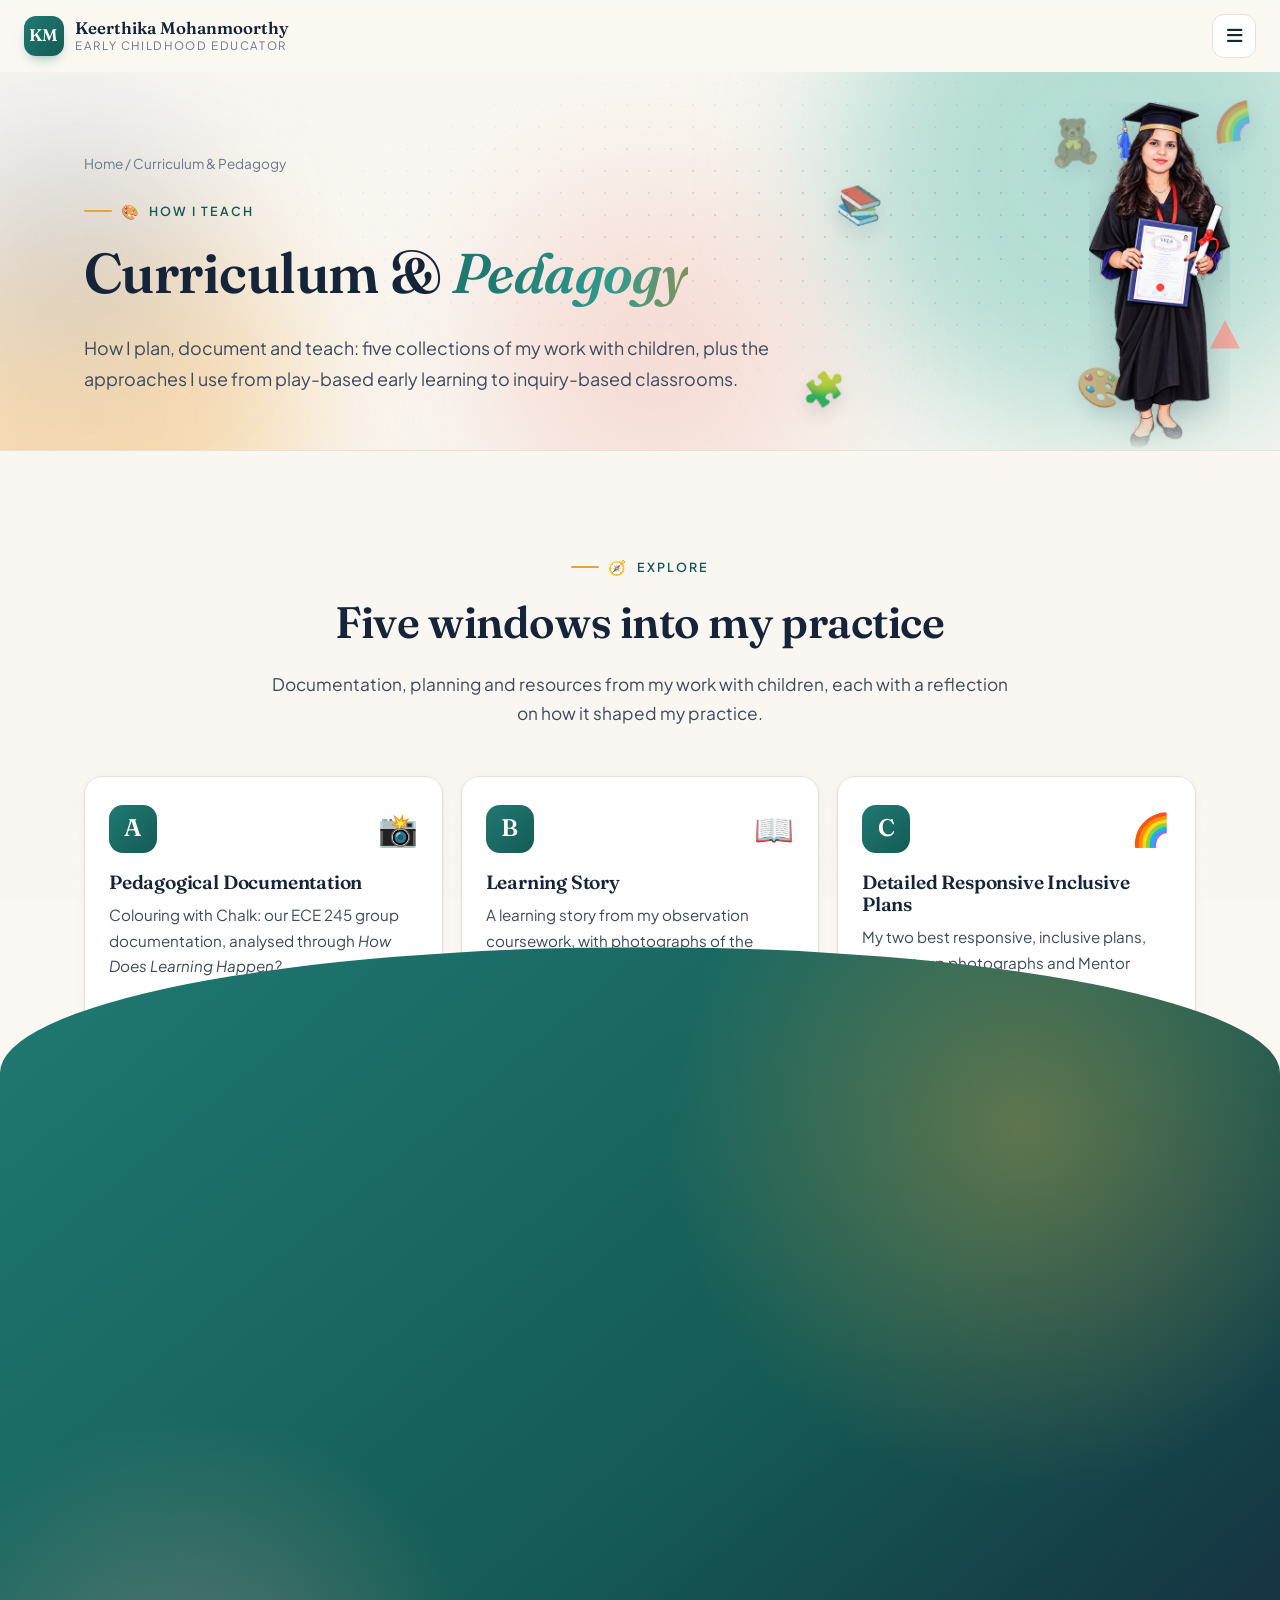
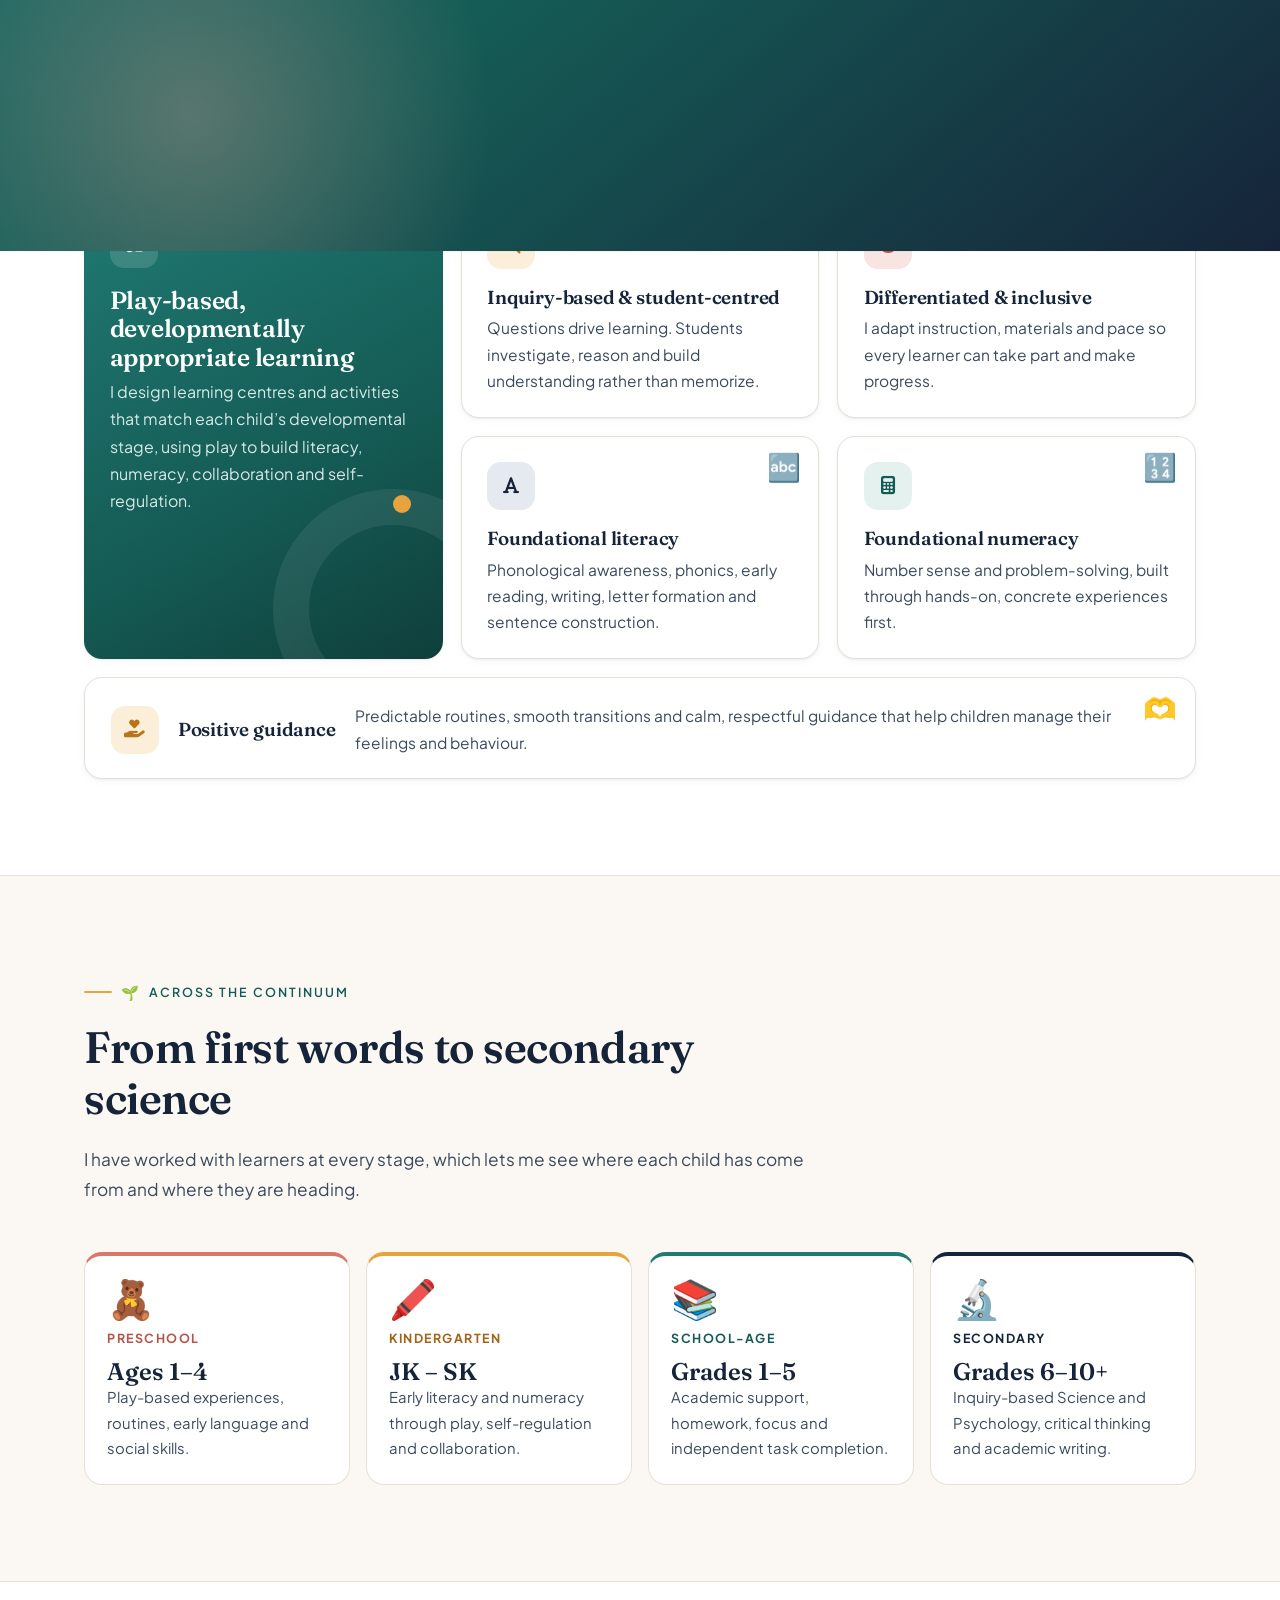
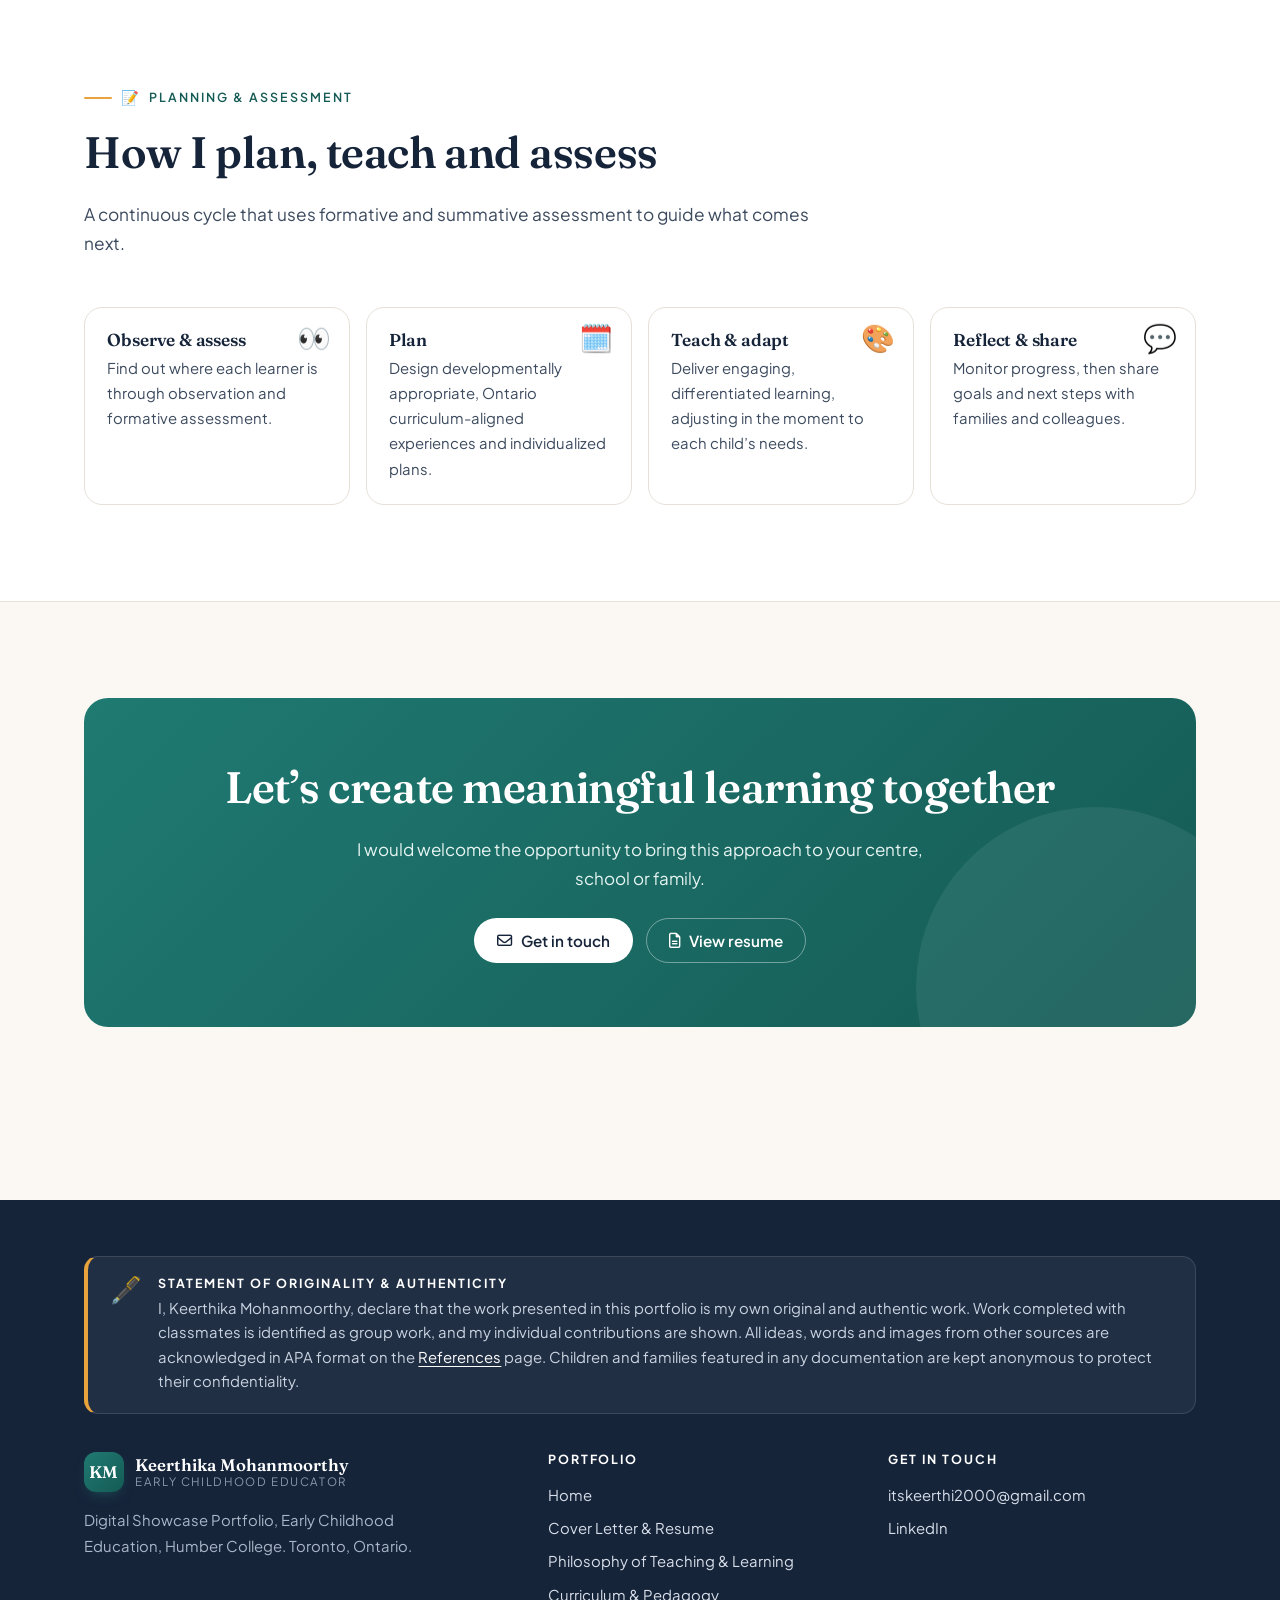
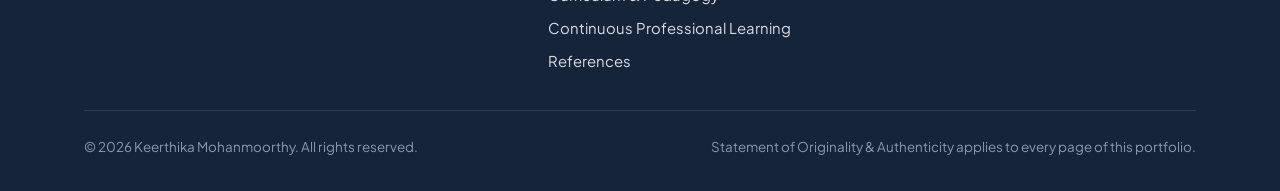
<file: curriculum-pedagogy.html>
<!DOCTYPE html>
<html lang="en-CA" class="no-js">
<head>
  <meta charset="UTF-8" />
  <meta name="viewport" content="width=device-width, initial-scale=1.0" />
  <script>(function(){var h=document.documentElement,a=false;try{if(sessionStorage.getItem("km-pt")==="1"){a=true;sessionStorage.removeItem("km-pt");}}catch(e){}try{var n=performance.getEntriesByType("navigation")[0];if(n&&n.type==="back_forward")a=true;}catch(e){}if(a&&!(window.matchMedia&&matchMedia("(prefers-reduced-motion: reduce)").matches))h.classList.add("pt-arriving");})();</script>
  <title>Curriculum &amp; Pedagogy | Keerthika Mohanmoorthy</title>
  <meta name="description" content="Curriculum and pedagogy: pedagogical documentation, learning story, responsive inclusive plans, meaningful artifacts and resources used in practice by Keerthika Mohanmoorthy." />
  <meta name="theme-color" content="#16243a" />
  <link rel="icon" href="data:image/svg+xml,%3Csvg xmlns='http://www.w3.org/2000/svg' viewBox='0 0 64 64'%3E%3Crect width='64' height='64' rx='16' fill='%231f7a72'/%3E%3Ctext x='50%25' y='54%25' text-anchor='middle' dominant-baseline='middle' font-family='Georgia,serif' font-size='28' fill='white'%3EKM%3C/text%3E%3C/svg%3E" />
  <link rel="preconnect" href="https://fonts.googleapis.com" />
  <link rel="preconnect" href="https://fonts.gstatic.com" crossorigin />
  <link href="https://fonts.googleapis.com/css2?family=Fraunces:ital,opsz,wght@0,9..144,400;0,9..144,500;0,9..144,600;1,9..144,400;1,9..144,500&family=Plus+Jakarta+Sans:wght@400;500;600;700&display=swap" rel="stylesheet" />
  <link rel="stylesheet" href="https://cdnjs.cloudflare.com/ajax/libs/font-awesome/6.5.2/css/all.min.css" />
  <link rel="stylesheet" href="assets/css/style.css?v=202611131522" />
</head>

<body>
  <a class="skip-link" href="#main">Skip to content</a>

  <header class="site-header">
    <div class="container">
      <a class="brand" href="index.html" aria-label="Keerthika Mohanmoorthy, home">
        <span class="brand-mark">KM</span>
        <span class="brand-text">
          <span class="brand-name">Keerthika Mohanmoorthy</span>
          <span class="brand-role">Early Childhood Educator</span>
        </span>
      </a>
      <button class="nav-toggle" aria-controls="site-nav" aria-expanded="false" aria-label="Toggle navigation"><i class="fa-solid fa-bars"></i></button>
      <nav id="site-nav" class="nav" aria-label="Main">
        <a href="index.html">Home</a>
        <a href="cover-letter.html">Cover Letter &amp; Resume</a>
        <a href="philosophy.html">Philosophy of Teaching &amp; Learning</a>
        <div class="nav-dd">
          <a href="curriculum-pedagogy.html" class="dd-toggle is-active" aria-current="page" aria-haspopup="true">Curriculum &amp; Pedagogy <i class="fa-solid fa-chevron-down" aria-hidden="true"></i></a>
          <div class="dd-menu">
            <a href="curriculum-pedagogy.html" aria-current="page"><span class="dd-letter"><i class="fa-solid fa-table-cells-large"></i></span> Overview</a>
            <a href="pedagogical-documentation.html"><span class="dd-letter">A</span> Pedagogical Documentation</a>
            <a href="learning-story.html"><span class="dd-letter">B</span> Learning Story</a>
            <a href="inclusive-plans.html"><span class="dd-letter">C</span> Detailed Responsive Inclusive Plans</a>
            <a href="meaningful-artifacts.html"><span class="dd-letter">D</span> Meaningful Artifacts</a>
            <a href="resources-in-practice.html"><span class="dd-letter">E</span> Resources Used in Practice</a>
          </div>
        </div>
        <a href="continuous-learning.html">Continuous Professional Learning</a>
        <a href="references.html">References</a>
      </nav>
    </div>
  </header>

  <main id="main">
    <section class="page-hero">
      <img class="hero-figure" src="assets/img/keerthika-graduate-mini.png" alt="" width="300" height="742" aria-hidden="true" />
      <div class="aurora" aria-hidden="true"><span></span><span></span><span></span><span></span></div>
      <div class="dot-grid" aria-hidden="true"></div>
      <svg class="shape s1" viewBox="0 0 100 100" aria-hidden="true"><path fill="#7cc9bd" d="M50 4c8 18 28 20 42 14-6 16 2 34 4 48-16-2-30 10-46 30-14-20-30-30-46-30 4-16 10-32 4-48 14 6 34 4 42-14z"/></svg>
      <svg class="shape s2" viewBox="0 0 100 100" aria-hidden="true"><circle cx="50" cy="50" r="44" fill="none" stroke="#e8a33d" stroke-width="10"/></svg>
      <svg class="shape s3" viewBox="0 0 100 100" aria-hidden="true"><polygon points="50,6 94,90 6,90" fill="#f0a99e"/></svg>
      <div class="container">
        <div class="breadcrumb reveal"><a href="index.html">Home</a> / Curriculum &amp; Pedagogy</div>
        <span class="eyebrow reveal"><span class="em" aria-hidden="true">&#127912;</span> How I Teach</span>
        <h1 data-split>Curriculum &amp; <em class="text-gradient">Pedagogy</em></h1>
        <p class="reveal">How I plan, document and teach: five collections of my work with children, plus the approaches I use from play-based early learning to inquiry-based classrooms.</p>
      </div>
    </section>

    <!-- ===== Subpages ===== -->
    <section class="section" id="subpages">
      <div class="container">
        <div class="section-head center reveal">
          <span class="eyebrow"><span class="em" aria-hidden="true">&#129517;</span> Explore</span>
          <h2>Five windows into my practice</h2>
          <p>Documentation, planning and resources from my work with children, each with a reflection on how it shaped my practice.</p>
        </div>
        <div class="cp-hub" data-stagger="90">
          <a class="cp-card spot reveal-scale" href="pedagogical-documentation.html">
            <div class="cp-top"><span class="cp-letter">A</span><span class="cp-emoji" aria-hidden="true">&#128248;</span></div>
            <h3>Pedagogical Documentation</h3>
            <p>Colouring with Chalk: our ECE 245 group documentation, analysed through <em>How Does Learning Happen?</em></p>
            <div class="cp-foot"><span class="status done">Published</span><span class="go">Open <i class="fa-solid fa-arrow-right"></i></span></div>
          </a>
          <a class="cp-card spot reveal-scale" href="learning-story.html">
            <div class="cp-top"><span class="cp-letter">B</span><span class="cp-emoji" aria-hidden="true">&#128214;</span></div>
            <h3>Learning Story</h3>
            <p>A learning story from my observation coursework, with photographs of the learning process.</p>
            <div class="cp-foot"><span class="status soon">Coming soon</span><span class="go">Open <i class="fa-solid fa-arrow-right"></i></span></div>
          </a>
          <a class="cp-card spot reveal-scale" href="inclusive-plans.html">
            <div class="cp-top"><span class="cp-letter">C</span><span class="cp-emoji" aria-hidden="true">&#127752;</span></div>
            <h3>Detailed Responsive Inclusive Plans</h3>
            <p>My two best responsive, inclusive plans, with set-up photographs and Mentor Educator feedback.</p>
            <div class="cp-foot"><span class="status soon">Coming soon</span><span class="go">Open <i class="fa-solid fa-arrow-right"></i></span></div>
          </a>
          <a class="cp-card spot reveal-scale" href="meaningful-artifacts.html">
            <div class="cp-top"><span class="cp-letter">D</span><span class="cp-emoji" aria-hidden="true">&#127912;</span></div>
            <h3>Meaningful Artifacts</h3>
            <p>Three artifacts that are especially meaningful to me and reflect my philosophy.</p>
            <div class="cp-foot"><span class="status soon">Coming soon</span><span class="go">Open <i class="fa-solid fa-arrow-right"></i></span></div>
          </a>
          <a class="cp-card spot reveal-scale" href="resources-in-practice.html">
            <div class="cp-top"><span class="cp-letter">E</span><span class="cp-emoji" aria-hidden="true">&#128218;</span></div>
            <h3>Resources Used in Practice</h3>
            <p>Three resources, often children&#8217;s literature, that shape my everyday practice.</p>
            <div class="cp-foot"><span class="status soon">Coming soon</span><span class="go">Open <i class="fa-solid fa-arrow-right"></i></span></div>
          </a>
        </div>
      </div>
    </section>

    <!-- ===== Approaches ===== -->
    <section class="section section-alt" id="approaches">
      <div class="container">
        <div class="section-head center reveal">
          <span class="eyebrow"><span class="em" aria-hidden="true">&#129513;</span> Pedagogical Strategies</span>
          <h2>Approaches I use in practice</h2>
          <p>Drawn from my experience in licensed childcare, one-to-one tutoring and classroom teaching.</p>
        </div>
        <div class="bento" data-stagger="80">
          <article class="card spot feature reveal-scale" data-emoji="&#129528;">
            <span class="ring" aria-hidden="true"></span>
            <div>
              <div class="card-icon"><i class="fa-solid fa-shapes"></i></div>
              <h3>Play-based, developmentally appropriate learning</h3>
              <p>I design learning centres and activities that match each child&#8217;s developmental stage, using play to build literacy, numeracy, collaboration and self-regulation.</p>
            </div>
          </article>
          <article class="card spot reveal-scale" data-emoji="&#128269;">
            <div class="card-icon sun"><i class="fa-solid fa-magnifying-glass"></i></div>
            <h3>Inquiry-based &amp; student-centred</h3>
            <p>Questions drive learning. Students investigate, reason and build understanding rather than memorize.</p>
          </article>
          <article class="card spot reveal-scale" data-emoji="&#127752;">
            <div class="card-icon rose"><i class="fa-solid fa-universal-access"></i></div>
            <h3>Differentiated &amp; inclusive</h3>
            <p>I adapt instruction, materials and pace so every learner can take part and make progress.</p>
          </article>
          <article class="card spot reveal-scale" data-emoji="&#128292;">
            <div class="card-icon navy"><i class="fa-solid fa-font"></i></div>
            <h3>Foundational literacy</h3>
            <p>Phonological awareness, phonics, early reading, writing, letter formation and sentence construction.</p>
          </article>
          <article class="card spot reveal-scale" data-emoji="&#128290;">
            <div class="card-icon"><i class="fa-solid fa-calculator"></i></div>
            <h3>Foundational numeracy</h3>
            <p>Number sense and problem-solving, built through hands-on, concrete experiences first.</p>
          </article>
          <article class="card spot full reveal-scale" data-emoji="&#129782;">
            <div class="card-icon sun"><i class="fa-solid fa-hand-holding-heart"></i></div>
            <h3>Positive guidance</h3>
            <p>Predictable routines, smooth transitions and calm, respectful guidance that help children manage their feelings and behaviour.</p>
          </article>
        </div>
      </div>
    </section>

    <!-- ===== Age groups ===== -->
    <section class="section" id="age-groups">
      <div class="container">
        <div class="section-head reveal">
          <span class="eyebrow"><span class="em" aria-hidden="true">&#127793;</span> Across the Continuum</span>
          <h2>From first words to secondary science</h2>
          <p>I have worked with learners at every stage, which lets me see where each child has come from and where they are heading.</p>
        </div>
        <div class="age-track" data-stagger="110">
          <div class="age spot reveal-scale">
            <span class="age-emoji" aria-hidden="true">&#129528;</span><div class="group">Preschool</div>
            <div class="range">Ages 1&#8211;4</div>
            <p class="mt-1">Play-based experiences, routines, early language and social skills.</p>
          </div>
          <div class="age spot reveal-scale">
            <span class="age-emoji" aria-hidden="true">&#128397;&#65039;</span><div class="group">Kindergarten</div>
            <div class="range">JK &#8211; SK</div>
            <p class="mt-1">Early literacy and numeracy through play, self-regulation and collaboration.</p>
          </div>
          <div class="age spot reveal-scale">
            <span class="age-emoji" aria-hidden="true">&#128218;</span><div class="group">School-age</div>
            <div class="range">Grades 1&#8211;5</div>
            <p class="mt-1">Academic support, homework, focus and independent task completion.</p>
          </div>
          <div class="age spot reveal-scale">
            <span class="age-emoji" aria-hidden="true">&#128300;</span><div class="group">Secondary</div>
            <div class="range">Grades 6&#8211;10+</div>
            <p class="mt-1">Inquiry-based Science and Psychology, critical thinking and academic writing.</p>
          </div>
        </div>
      </div>
    </section>

    <!-- ===== Planning cycle ===== -->
    <section class="section section-alt" id="planning">
      <div class="container">
        <div class="section-head reveal">
          <span class="eyebrow"><span class="em" aria-hidden="true">&#128221;</span> Planning &amp; Assessment</span>
          <h2>How I plan, teach and assess</h2>
          <p>A continuous cycle that uses formative and summative assessment to guide what comes next.</p>
        </div>
        <ol class="steps" data-stagger="120">
          <li class="spot reveal-scale" data-emoji="&#128064;">
            <h3>Observe &amp; assess</h3>
            <p>Find out where each learner is through observation and formative assessment.</p>
          </li>
          <li class="spot reveal-scale" data-emoji="&#128467;&#65039;">
            <h3>Plan</h3>
            <p>Design developmentally appropriate, Ontario curriculum-aligned experiences and individualized plans.</p>
          </li>
          <li class="spot reveal-scale" data-emoji="&#127912;">
            <h3>Teach &amp; adapt</h3>
            <p>Deliver engaging, differentiated learning, adjusting in the moment to each child&#8217;s needs.</p>
          </li>
          <li class="spot reveal-scale" data-emoji="&#128172;">
            <h3>Reflect &amp; share</h3>
            <p>Monitor progress, then share goals and next steps with families and colleagues.</p>
          </li>
        </ol>
      </div>
    </section>

    <section class="section">
      <div class="container">
        <div class="cta reveal-scale">
          <h2>Let&#8217;s create meaningful learning together</h2>
          <p>I would welcome the opportunity to bring this approach to your centre, school or family.</p>
          <div class="band-actions">
            <a class="btn btn-light magnetic" href="mailto:itskeerthi2000@gmail.com"><i class="fa-regular fa-envelope"></i> Get in touch</a>
            <a class="btn btn-outline-light magnetic" href="cover-letter.html"><i class="fa-regular fa-file-lines"></i> View resume</a>
          </div>
        </div>
      </div>
    </section>
  </main>

  <footer class="site-footer">
    <div class="container">
      <div class="originality" role="note" aria-labelledby="originality-title">
        <span class="orig-icon" aria-hidden="true">&#128395;&#65039;</span>
        <div>
          <h4 id="originality-title">Statement of Originality &amp; Authenticity</h4>
          <p>I, Keerthika Mohanmoorthy, declare that the work presented in this portfolio is my own original and authentic work. Work completed with classmates is identified as group work, and my individual contributions are shown. All ideas, words and images from other sources are acknowledged in APA format on the <a href="references.html">References</a> page. Children and families featured in any documentation are kept anonymous to protect their confidentiality.</p>
        </div>
      </div>
      <div class="footer-grid">
        <div class="footer-brand">
          <a class="brand" href="index.html">
            <span class="brand-mark">KM</span>
            <span class="brand-text"><span class="brand-name">Keerthika Mohanmoorthy</span><span class="brand-role">Early Childhood Educator</span></span>
          </a>
          <p>Digital Showcase Portfolio, Early Childhood Education, Humber College. Toronto, Ontario.</p>
        </div>
        <div>
          <h4>Portfolio</h4>
          <ul>
            <li><a href="index.html">Home</a></li>
            <li><a href="cover-letter.html">Cover Letter &amp; Resume</a></li>
            <li><a href="philosophy.html">Philosophy of Teaching &amp; Learning</a></li>
            <li><a href="curriculum-pedagogy.html">Curriculum &amp; Pedagogy</a></li>
            <li><a href="continuous-learning.html">Continuous Professional Learning</a></li>
            <li><a href="references.html">References</a></li>
          </ul>
        </div>
        <div>
          <h4>Get in touch</h4>
          <ul>
            <li><a href="mailto:itskeerthi2000@gmail.com">itskeerthi2000@gmail.com</a></li>
            <li><a href="https://www.linkedin.com/in/keerthika-mohanmoorthy" target="_blank" rel="noopener">LinkedIn</a></li>
          </ul>
        </div>
      </div>
      <div class="footer-bottom">
        <span>&#169; <span data-year>2026</span> Keerthika Mohanmoorthy. All rights reserved.</span>
        <span>Statement of Originality &amp; Authenticity applies to every page of this portfolio.</span>
      </div>
    </div>
  </footer>

  <script src="assets/js/main.js?v=202611131522"></script>
</body>
</html>
</file>
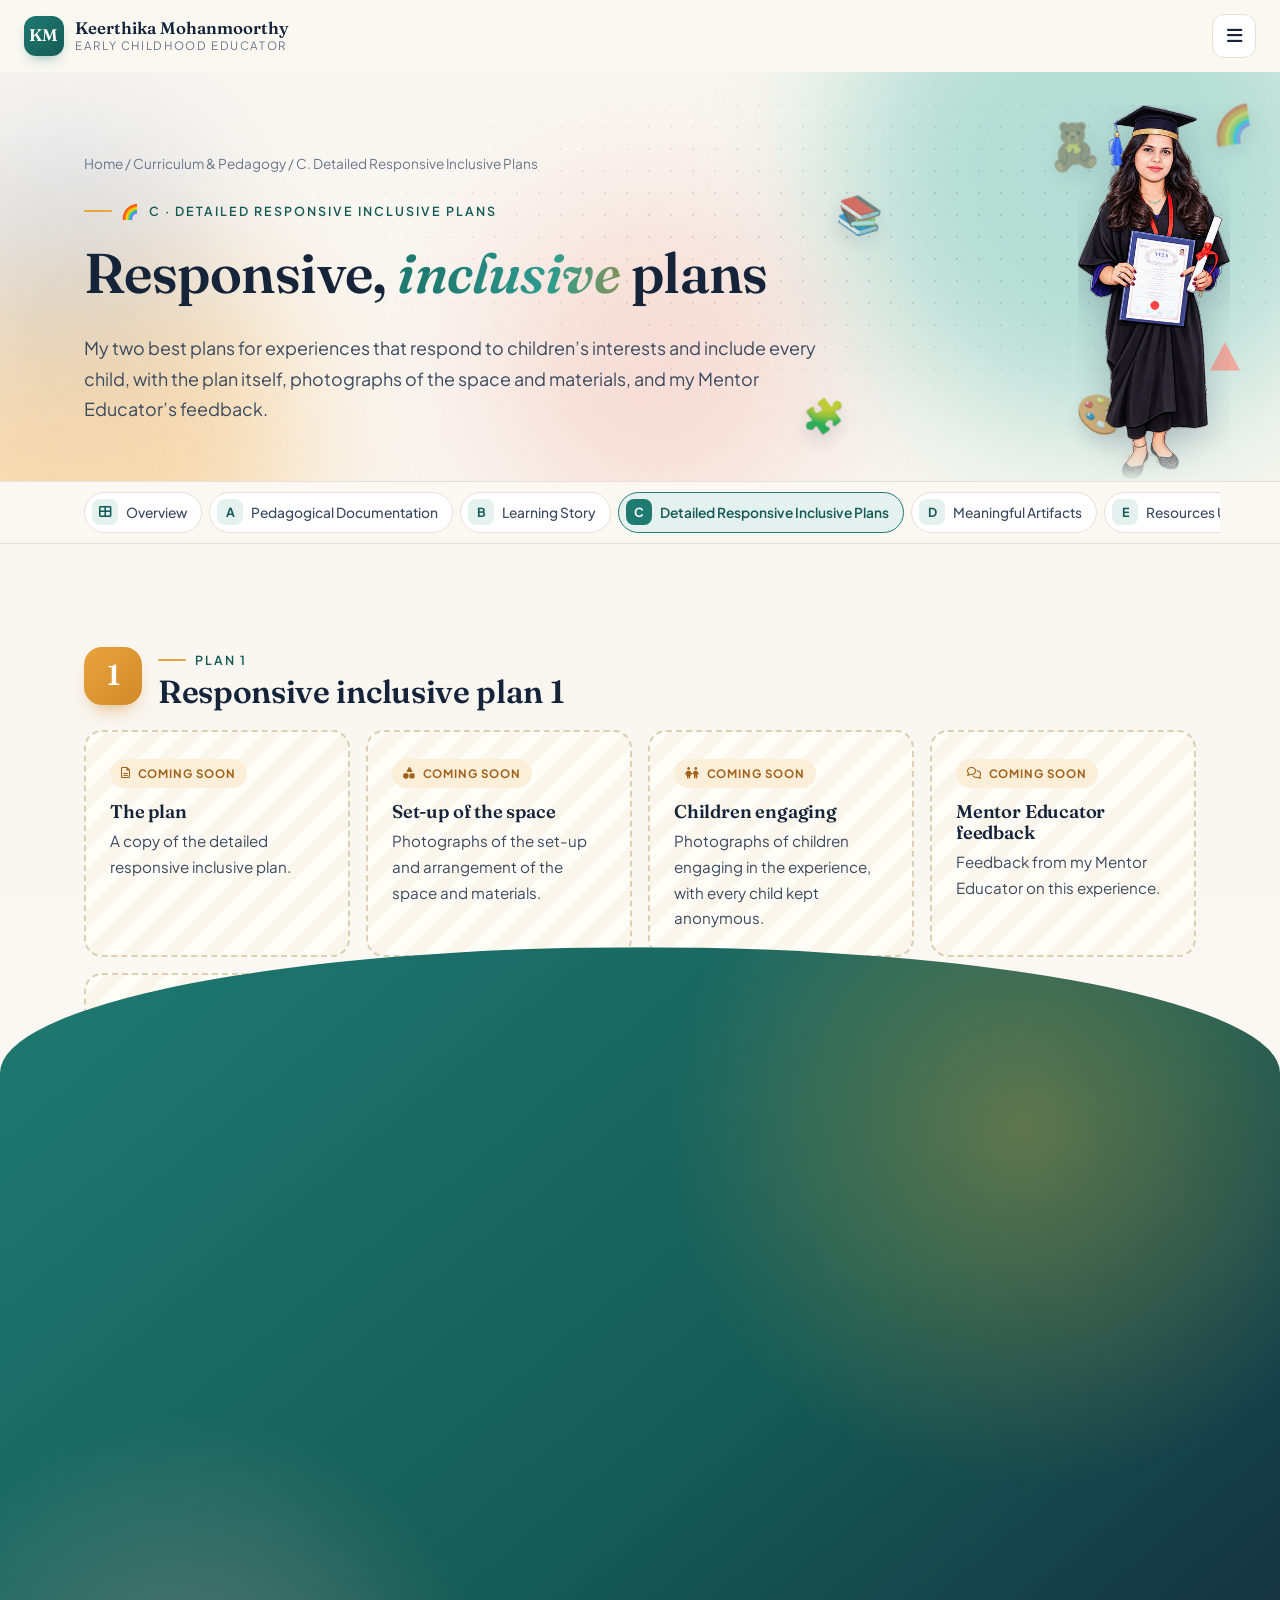
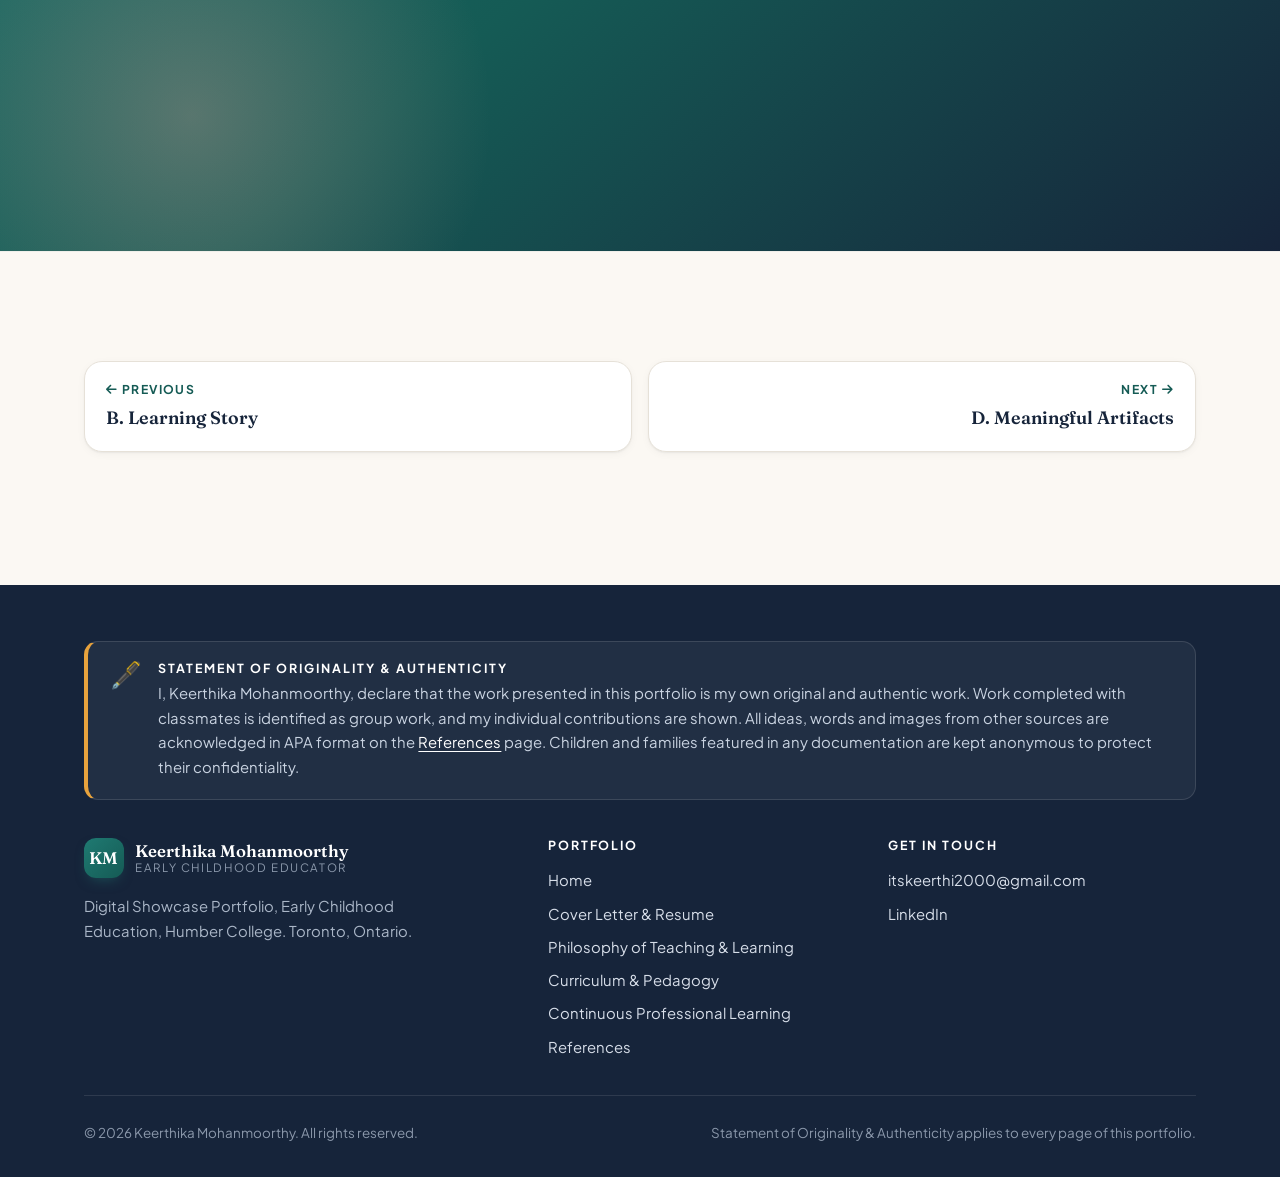
<file: inclusive-plans.html>
<!DOCTYPE html>
<html lang="en-CA" class="no-js">
<head>
  <meta charset="UTF-8" />
  <meta name="viewport" content="width=device-width, initial-scale=1.0" />
  <script>(function(){var h=document.documentElement,a=false;try{if(sessionStorage.getItem("km-pt")==="1"){a=true;sessionStorage.removeItem("km-pt");}}catch(e){}try{var n=performance.getEntriesByType("navigation")[0];if(n&&n.type==="back_forward")a=true;}catch(e){}if(a&&!(window.matchMedia&&matchMedia("(prefers-reduced-motion: reduce)").matches))h.classList.add("pt-arriving");})();</script>
  <title>C. Detailed Responsive Inclusive Plans | Keerthika Mohanmoorthy</title>
  <meta name="description" content="Keerthika Mohanmoorthy's two best detailed responsive inclusive plans, with set-up photographs and Mentor Educator feedback." />
  <meta name="theme-color" content="#16243a" />
  <link rel="icon" href="data:image/svg+xml,%3Csvg xmlns='http://www.w3.org/2000/svg' viewBox='0 0 64 64'%3E%3Crect width='64' height='64' rx='16' fill='%231f7a72'/%3E%3Ctext x='50%25' y='54%25' text-anchor='middle' dominant-baseline='middle' font-family='Georgia,serif' font-size='28' fill='white'%3EKM%3C/text%3E%3C/svg%3E" />
  <link rel="preconnect" href="https://fonts.googleapis.com" />
  <link rel="preconnect" href="https://fonts.gstatic.com" crossorigin />
  <link href="https://fonts.googleapis.com/css2?family=Fraunces:ital,opsz,wght@0,9..144,400;0,9..144,500;0,9..144,600;1,9..144,400;1,9..144,500&family=Plus+Jakarta+Sans:wght@400;500;600;700&display=swap" rel="stylesheet" />
  <link rel="stylesheet" href="https://cdnjs.cloudflare.com/ajax/libs/font-awesome/6.5.2/css/all.min.css" />
  <link rel="stylesheet" href="assets/css/style.css?v=202611131522" />
</head>

<body>
  <a class="skip-link" href="#main">Skip to content</a>

  <header class="site-header">
    <div class="container">
      <a class="brand" href="index.html" aria-label="Keerthika Mohanmoorthy, home">
        <span class="brand-mark">KM</span>
        <span class="brand-text">
          <span class="brand-name">Keerthika Mohanmoorthy</span>
          <span class="brand-role">Early Childhood Educator</span>
        </span>
      </a>
      <button class="nav-toggle" aria-controls="site-nav" aria-expanded="false" aria-label="Toggle navigation"><i class="fa-solid fa-bars"></i></button>
      <nav id="site-nav" class="nav" aria-label="Main">
        <a href="index.html">Home</a>
        <a href="cover-letter.html">Cover Letter &amp; Resume</a>
        <a href="philosophy.html">Philosophy of Teaching &amp; Learning</a>
        <div class="nav-dd">
          <a href="curriculum-pedagogy.html" class="dd-toggle is-active" aria-haspopup="true">Curriculum &amp; Pedagogy <i class="fa-solid fa-chevron-down" aria-hidden="true"></i></a>
          <div class="dd-menu">
            <a href="curriculum-pedagogy.html"><span class="dd-letter"><i class="fa-solid fa-table-cells-large"></i></span> Overview</a>
            <a href="pedagogical-documentation.html"><span class="dd-letter">A</span> Pedagogical Documentation</a>
            <a href="learning-story.html"><span class="dd-letter">B</span> Learning Story</a>
            <a href="inclusive-plans.html" aria-current="page"><span class="dd-letter">C</span> Detailed Responsive Inclusive Plans</a>
            <a href="meaningful-artifacts.html"><span class="dd-letter">D</span> Meaningful Artifacts</a>
            <a href="resources-in-practice.html"><span class="dd-letter">E</span> Resources Used in Practice</a>
          </div>
        </div>
        <a href="continuous-learning.html">Continuous Professional Learning</a>
        <a href="references.html">References</a>
      </nav>
    </div>
  </header>

  <main id="main">
    <section class="page-hero">
      <img class="hero-figure" src="assets/img/keerthika-graduate-mini.png" alt="" width="300" height="742" aria-hidden="true" />
      <div class="aurora" aria-hidden="true"><span></span><span></span><span></span><span></span></div>
      <div class="dot-grid" aria-hidden="true"></div>
      <svg class="shape s1" viewBox="0 0 100 100" aria-hidden="true"><path fill="#7cc9bd" d="M50 4c8 18 28 20 42 14-6 16 2 34 4 48-16-2-30 10-46 30-14-20-30-30-46-30 4-16 10-32 4-48 14 6 34 4 42-14z"/></svg>
      <svg class="shape s2" viewBox="0 0 100 100" aria-hidden="true"><circle cx="50" cy="50" r="44" fill="none" stroke="#e8a33d" stroke-width="10"/></svg>
      <svg class="shape s3" viewBox="0 0 100 100" aria-hidden="true"><polygon points="50,6 94,90 6,90" fill="#f0a99e"/></svg>
      <div class="container">
        <div class="breadcrumb reveal"><a href="index.html">Home</a> / <a href="curriculum-pedagogy.html">Curriculum &amp; Pedagogy</a> / C. Detailed Responsive Inclusive Plans</div>
        <span class="eyebrow reveal"><span class="em" aria-hidden="true">&#127752;</span> C &#183; Detailed Responsive Inclusive Plans</span>
        <h1 data-split>Responsive, <em class="text-gradient">inclusive</em> plans</h1>
        <p class="reveal">My two best plans for experiences that respond to children&#8217;s interests and include every child, with the plan itself, photographs of the space and materials, and my Mentor Educator&#8217;s feedback.</p>
      </div>
    </section>
    <nav class="cp-subnav" aria-label="Curriculum and Pedagogy subpages">
      <div class="container">
        <a href="curriculum-pedagogy.html"><span class="dd-letter"><i class="fa-solid fa-table-cells-large"></i></span> Overview</a>
        <a href="pedagogical-documentation.html"><span class="dd-letter">A</span> Pedagogical Documentation</a>
        <a href="learning-story.html"><span class="dd-letter">B</span> Learning Story</a>
        <a href="inclusive-plans.html" aria-current="page"><span class="dd-letter">C</span> Detailed Responsive Inclusive Plans</a>
        <a href="meaningful-artifacts.html"><span class="dd-letter">D</span> Meaningful Artifacts</a>
        <a href="resources-in-practice.html"><span class="dd-letter">E</span> Resources Used in Practice</a>
      </div>
    </nav>

    <section class="section">
      <div class="container plan-stack">
        <div class="plan-block reveal">
          <div class="plan-head"><span class="plan-num">1</span><div><span class="eyebrow">Plan 1</span><h2>Responsive inclusive plan 1</h2></div></div>
          <div class="slot-grid" data-stagger="80">
          <div class="pending  reveal-scale">
            <span class="pending-tag"><i class="fa-regular fa-file-lines"></i> Coming soon</span>
            <h3>The plan</h3>
            <p>A copy of the detailed responsive inclusive plan.</p>
          </div>
          <div class="pending  reveal-scale">
            <span class="pending-tag"><i class="fa-solid fa-shapes"></i> Coming soon</span>
            <h3>Set-up of the space</h3>
            <p>Photographs of the set-up and arrangement of the space and materials.</p>
          </div>
          <div class="pending  reveal-scale">
            <span class="pending-tag"><i class="fa-solid fa-children"></i> Coming soon</span>
            <h3>Children engaging</h3>
            <p>Photographs of children engaging in the experience, with every child kept anonymous.</p>
          </div>
          <div class="pending  reveal-scale">
            <span class="pending-tag"><i class="fa-regular fa-comments"></i> Coming soon</span>
            <h3>Mentor Educator feedback</h3>
            <p>Feedback from my Mentor Educator on this experience.</p>
          </div>
          <div class="pending  reveal-scale">
            <span class="pending-tag"><i class="fa-solid fa-pen-nib"></i> Coming soon</span>
            <h3>My reflective narrative</h3>
            <p>How this documentation was used in practice, and why I chose it for my portfolio (about 100 to 125 words).</p>
          </div>
          </div>
        </div>
        <div class="plan-block reveal">
          <div class="plan-head"><span class="plan-num">2</span><div><span class="eyebrow">Plan 2</span><h2>Responsive inclusive plan 2</h2></div></div>
          <div class="slot-grid" data-stagger="80">
          <div class="pending  reveal-scale">
            <span class="pending-tag"><i class="fa-regular fa-file-lines"></i> Coming soon</span>
            <h3>The plan</h3>
            <p>A copy of the detailed responsive inclusive plan.</p>
          </div>
          <div class="pending  reveal-scale">
            <span class="pending-tag"><i class="fa-solid fa-shapes"></i> Coming soon</span>
            <h3>Set-up of the space</h3>
            <p>Photographs of the set-up and arrangement of the space and materials.</p>
          </div>
          <div class="pending  reveal-scale">
            <span class="pending-tag"><i class="fa-solid fa-children"></i> Coming soon</span>
            <h3>Children engaging</h3>
            <p>Photographs of children engaging in the experience, with every child kept anonymous.</p>
          </div>
          <div class="pending  reveal-scale">
            <span class="pending-tag"><i class="fa-regular fa-comments"></i> Coming soon</span>
            <h3>Mentor Educator feedback</h3>
            <p>Feedback from my Mentor Educator on this experience.</p>
          </div>
          <div class="pending  reveal-scale">
            <span class="pending-tag"><i class="fa-solid fa-pen-nib"></i> Coming soon</span>
            <h3>My reflective narrative</h3>
            <p>How this documentation was used in practice, and why I chose it for my portfolio (about 100 to 125 words).</p>
          </div>
          </div>
        </div>
      </div>
    </section>
    <section class="section-tight">
      <div class="container">
        <nav class="cp-pager" aria-label="Previous and next subpage">
          <a class="prev" href="learning-story.html"><small><i class="fa-solid fa-arrow-left"></i> Previous</small><span>B. Learning Story</span></a>
          <a class="next" href="meaningful-artifacts.html"><small>Next <i class="fa-solid fa-arrow-right"></i></small><span>D. Meaningful Artifacts</span></a>
        </nav>
      </div>
    </section>
  </main>

  <footer class="site-footer">
    <div class="container">
      <div class="originality" role="note" aria-labelledby="originality-title">
        <span class="orig-icon" aria-hidden="true">&#128395;&#65039;</span>
        <div>
          <h4 id="originality-title">Statement of Originality &amp; Authenticity</h4>
          <p>I, Keerthika Mohanmoorthy, declare that the work presented in this portfolio is my own original and authentic work. Work completed with classmates is identified as group work, and my individual contributions are shown. All ideas, words and images from other sources are acknowledged in APA format on the <a href="references.html">References</a> page. Children and families featured in any documentation are kept anonymous to protect their confidentiality.</p>
        </div>
      </div>
      <div class="footer-grid">
        <div class="footer-brand">
          <a class="brand" href="index.html">
            <span class="brand-mark">KM</span>
            <span class="brand-text"><span class="brand-name">Keerthika Mohanmoorthy</span><span class="brand-role">Early Childhood Educator</span></span>
          </a>
          <p>Digital Showcase Portfolio, Early Childhood Education, Humber College. Toronto, Ontario.</p>
        </div>
        <div>
          <h4>Portfolio</h4>
          <ul>
            <li><a href="index.html">Home</a></li>
            <li><a href="cover-letter.html">Cover Letter &amp; Resume</a></li>
            <li><a href="philosophy.html">Philosophy of Teaching &amp; Learning</a></li>
            <li><a href="curriculum-pedagogy.html">Curriculum &amp; Pedagogy</a></li>
            <li><a href="continuous-learning.html">Continuous Professional Learning</a></li>
            <li><a href="references.html">References</a></li>
          </ul>
        </div>
        <div>
          <h4>Get in touch</h4>
          <ul>
            <li><a href="mailto:itskeerthi2000@gmail.com">itskeerthi2000@gmail.com</a></li>
            <li><a href="https://www.linkedin.com/in/keerthika-mohanmoorthy" target="_blank" rel="noopener">LinkedIn</a></li>
          </ul>
        </div>
      </div>
      <div class="footer-bottom">
        <span>&#169; <span data-year>2026</span> Keerthika Mohanmoorthy. All rights reserved.</span>
        <span>Statement of Originality &amp; Authenticity applies to every page of this portfolio.</span>
      </div>
    </div>
  </footer>

  <script src="assets/js/main.js?v=202611131522"></script>
</body>
</html>
</file>
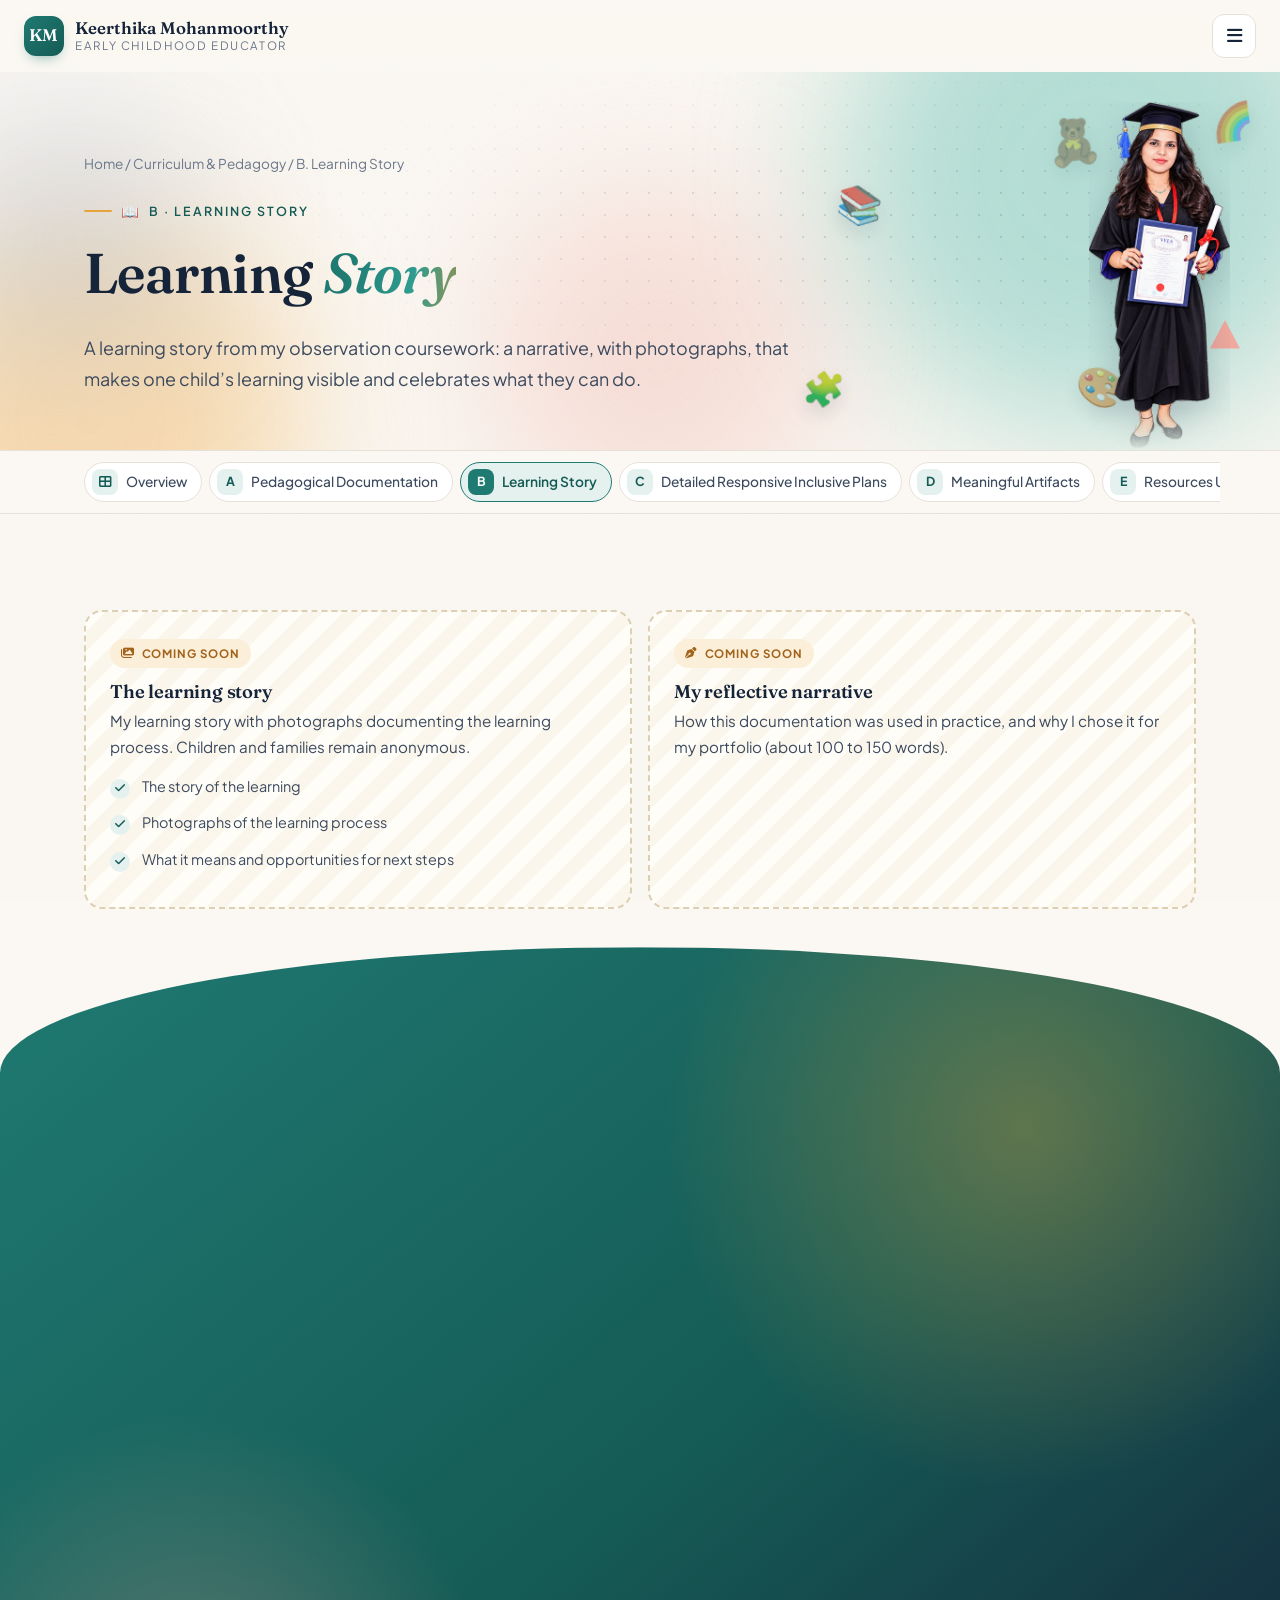
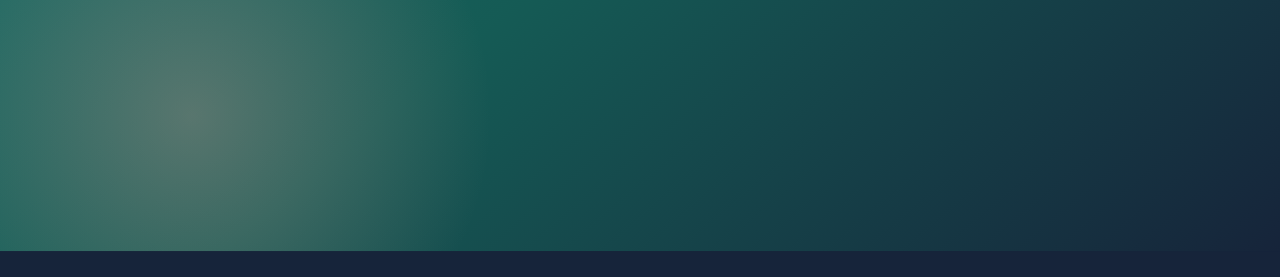
<file: learning-story.html>
<!DOCTYPE html>
<html lang="en-CA" class="no-js">
<head>
  <meta charset="UTF-8" />
  <meta name="viewport" content="width=device-width, initial-scale=1.0" />
  <script>(function(){var h=document.documentElement,a=false;try{if(sessionStorage.getItem("km-pt")==="1"){a=true;sessionStorage.removeItem("km-pt");}}catch(e){}try{var n=performance.getEntriesByType("navigation")[0];if(n&&n.type==="back_forward")a=true;}catch(e){}if(a&&!(window.matchMedia&&matchMedia("(prefers-reduced-motion: reduce)").matches))h.classList.add("pt-arriving");})();</script>
  <title>B. Learning Story | Keerthika Mohanmoorthy</title>
  <meta name="description" content="A learning story by Keerthika Mohanmoorthy documenting a child's learning process with photographs and a reflective narrative." />
  <meta name="theme-color" content="#16243a" />
  <link rel="icon" href="data:image/svg+xml,%3Csvg xmlns='http://www.w3.org/2000/svg' viewBox='0 0 64 64'%3E%3Crect width='64' height='64' rx='16' fill='%231f7a72'/%3E%3Ctext x='50%25' y='54%25' text-anchor='middle' dominant-baseline='middle' font-family='Georgia,serif' font-size='28' fill='white'%3EKM%3C/text%3E%3C/svg%3E" />
  <link rel="preconnect" href="https://fonts.googleapis.com" />
  <link rel="preconnect" href="https://fonts.gstatic.com" crossorigin />
  <link href="https://fonts.googleapis.com/css2?family=Fraunces:ital,opsz,wght@0,9..144,400;0,9..144,500;0,9..144,600;1,9..144,400;1,9..144,500&family=Plus+Jakarta+Sans:wght@400;500;600;700&display=swap" rel="stylesheet" />
  <link rel="stylesheet" href="https://cdnjs.cloudflare.com/ajax/libs/font-awesome/6.5.2/css/all.min.css" />
  <link rel="stylesheet" href="assets/css/style.css?v=202611131522" />
</head>

<body>
  <a class="skip-link" href="#main">Skip to content</a>

  <header class="site-header">
    <div class="container">
      <a class="brand" href="index.html" aria-label="Keerthika Mohanmoorthy, home">
        <span class="brand-mark">KM</span>
        <span class="brand-text">
          <span class="brand-name">Keerthika Mohanmoorthy</span>
          <span class="brand-role">Early Childhood Educator</span>
        </span>
      </a>
      <button class="nav-toggle" aria-controls="site-nav" aria-expanded="false" aria-label="Toggle navigation"><i class="fa-solid fa-bars"></i></button>
      <nav id="site-nav" class="nav" aria-label="Main">
        <a href="index.html">Home</a>
        <a href="cover-letter.html">Cover Letter &amp; Resume</a>
        <a href="philosophy.html">Philosophy of Teaching &amp; Learning</a>
        <div class="nav-dd">
          <a href="curriculum-pedagogy.html" class="dd-toggle is-active" aria-haspopup="true">Curriculum &amp; Pedagogy <i class="fa-solid fa-chevron-down" aria-hidden="true"></i></a>
          <div class="dd-menu">
            <a href="curriculum-pedagogy.html"><span class="dd-letter"><i class="fa-solid fa-table-cells-large"></i></span> Overview</a>
            <a href="pedagogical-documentation.html"><span class="dd-letter">A</span> Pedagogical Documentation</a>
            <a href="learning-story.html" aria-current="page"><span class="dd-letter">B</span> Learning Story</a>
            <a href="inclusive-plans.html"><span class="dd-letter">C</span> Detailed Responsive Inclusive Plans</a>
            <a href="meaningful-artifacts.html"><span class="dd-letter">D</span> Meaningful Artifacts</a>
            <a href="resources-in-practice.html"><span class="dd-letter">E</span> Resources Used in Practice</a>
          </div>
        </div>
        <a href="continuous-learning.html">Continuous Professional Learning</a>
        <a href="references.html">References</a>
      </nav>
    </div>
  </header>

  <main id="main">
    <section class="page-hero">
      <img class="hero-figure" src="assets/img/keerthika-graduate-mini.png" alt="" width="300" height="742" aria-hidden="true" />
      <div class="aurora" aria-hidden="true"><span></span><span></span><span></span><span></span></div>
      <div class="dot-grid" aria-hidden="true"></div>
      <svg class="shape s1" viewBox="0 0 100 100" aria-hidden="true"><path fill="#7cc9bd" d="M50 4c8 18 28 20 42 14-6 16 2 34 4 48-16-2-30 10-46 30-14-20-30-30-46-30 4-16 10-32 4-48 14 6 34 4 42-14z"/></svg>
      <svg class="shape s2" viewBox="0 0 100 100" aria-hidden="true"><circle cx="50" cy="50" r="44" fill="none" stroke="#e8a33d" stroke-width="10"/></svg>
      <svg class="shape s3" viewBox="0 0 100 100" aria-hidden="true"><polygon points="50,6 94,90 6,90" fill="#f0a99e"/></svg>
      <div class="container">
        <div class="breadcrumb reveal"><a href="index.html">Home</a> / <a href="curriculum-pedagogy.html">Curriculum &amp; Pedagogy</a> / B. Learning Story</div>
        <span class="eyebrow reveal"><span class="em" aria-hidden="true">&#128214;</span> B &#183; Learning Story</span>
        <h1 data-split>Learning <em class="text-gradient">Story</em></h1>
        <p class="reveal">A learning story from my observation coursework: a narrative, with photographs, that makes one child&#8217;s learning visible and celebrates what they can do.</p>
      </div>
    </section>
    <nav class="cp-subnav" aria-label="Curriculum and Pedagogy subpages">
      <div class="container">
        <a href="curriculum-pedagogy.html"><span class="dd-letter"><i class="fa-solid fa-table-cells-large"></i></span> Overview</a>
        <a href="pedagogical-documentation.html"><span class="dd-letter">A</span> Pedagogical Documentation</a>
        <a href="learning-story.html" aria-current="page"><span class="dd-letter">B</span> Learning Story</a>
        <a href="inclusive-plans.html"><span class="dd-letter">C</span> Detailed Responsive Inclusive Plans</a>
        <a href="meaningful-artifacts.html"><span class="dd-letter">D</span> Meaningful Artifacts</a>
        <a href="resources-in-practice.html"><span class="dd-letter">E</span> Resources Used in Practice</a>
      </div>
    </nav>

    <section class="section">
      <div class="container">
        <div class="slot-grid two" data-stagger="100">
          <div class="pending  reveal-scale">
            <span class="pending-tag"><i class="fa-solid fa-images"></i> Coming soon</span>
            <h3>The learning story</h3>
            <p>My learning story with photographs documenting the learning process. Children and families remain anonymous.</p>
            <ul class="list-check small"><li>The story of the learning</li><li>Photographs of the learning process</li><li>What it means and opportunities for next steps</li></ul>
          </div>
          <div class="pending  reveal-scale">
            <span class="pending-tag"><i class="fa-solid fa-pen-nib"></i> Coming soon</span>
            <h3>My reflective narrative</h3>
            <p>How this documentation was used in practice, and why I chose it for my portfolio (about 100 to 150 words).</p>
          </div>
        </div>
      </div>
    </section>
    <section class="section-tight">
      <div class="container">
        <nav class="cp-pager" aria-label="Previous and next subpage">
          <a class="prev" href="pedagogical-documentation.html"><small><i class="fa-solid fa-arrow-left"></i> Previous</small><span>A. Pedagogical Documentation</span></a>
          <a class="next" href="inclusive-plans.html"><small>Next <i class="fa-solid fa-arrow-right"></i></small><span>C. Detailed Responsive Inclusive Plans</span></a>
        </nav>
      </div>
    </section>
  </main>

  <footer class="site-footer">
    <div class="container">
      <div class="originality" role="note" aria-labelledby="originality-title">
        <span class="orig-icon" aria-hidden="true">&#128395;&#65039;</span>
        <div>
          <h4 id="originality-title">Statement of Originality &amp; Authenticity</h4>
          <p>I, Keerthika Mohanmoorthy, declare that the work presented in this portfolio is my own original and authentic work. Work completed with classmates is identified as group work, and my individual contributions are shown. All ideas, words and images from other sources are acknowledged in APA format on the <a href="references.html">References</a> page. Children and families featured in any documentation are kept anonymous to protect their confidentiality.</p>
        </div>
      </div>
      <div class="footer-grid">
        <div class="footer-brand">
          <a class="brand" href="index.html">
            <span class="brand-mark">KM</span>
            <span class="brand-text"><span class="brand-name">Keerthika Mohanmoorthy</span><span class="brand-role">Early Childhood Educator</span></span>
          </a>
          <p>Digital Showcase Portfolio, Early Childhood Education, Humber College. Toronto, Ontario.</p>
        </div>
        <div>
          <h4>Portfolio</h4>
          <ul>
            <li><a href="index.html">Home</a></li>
            <li><a href="cover-letter.html">Cover Letter &amp; Resume</a></li>
            <li><a href="philosophy.html">Philosophy of Teaching &amp; Learning</a></li>
            <li><a href="curriculum-pedagogy.html">Curriculum &amp; Pedagogy</a></li>
            <li><a href="continuous-learning.html">Continuous Professional Learning</a></li>
            <li><a href="references.html">References</a></li>
          </ul>
        </div>
        <div>
          <h4>Get in touch</h4>
          <ul>
            <li><a href="mailto:itskeerthi2000@gmail.com">itskeerthi2000@gmail.com</a></li>
            <li><a href="https://www.linkedin.com/in/keerthika-mohanmoorthy" target="_blank" rel="noopener">LinkedIn</a></li>
          </ul>
        </div>
      </div>
      <div class="footer-bottom">
        <span>&#169; <span data-year>2026</span> Keerthika Mohanmoorthy. All rights reserved.</span>
        <span>Statement of Originality &amp; Authenticity applies to every page of this portfolio.</span>
      </div>
    </div>
  </footer>

  <script src="assets/js/main.js?v=202611131522"></script>
</body>
</html>
</file>
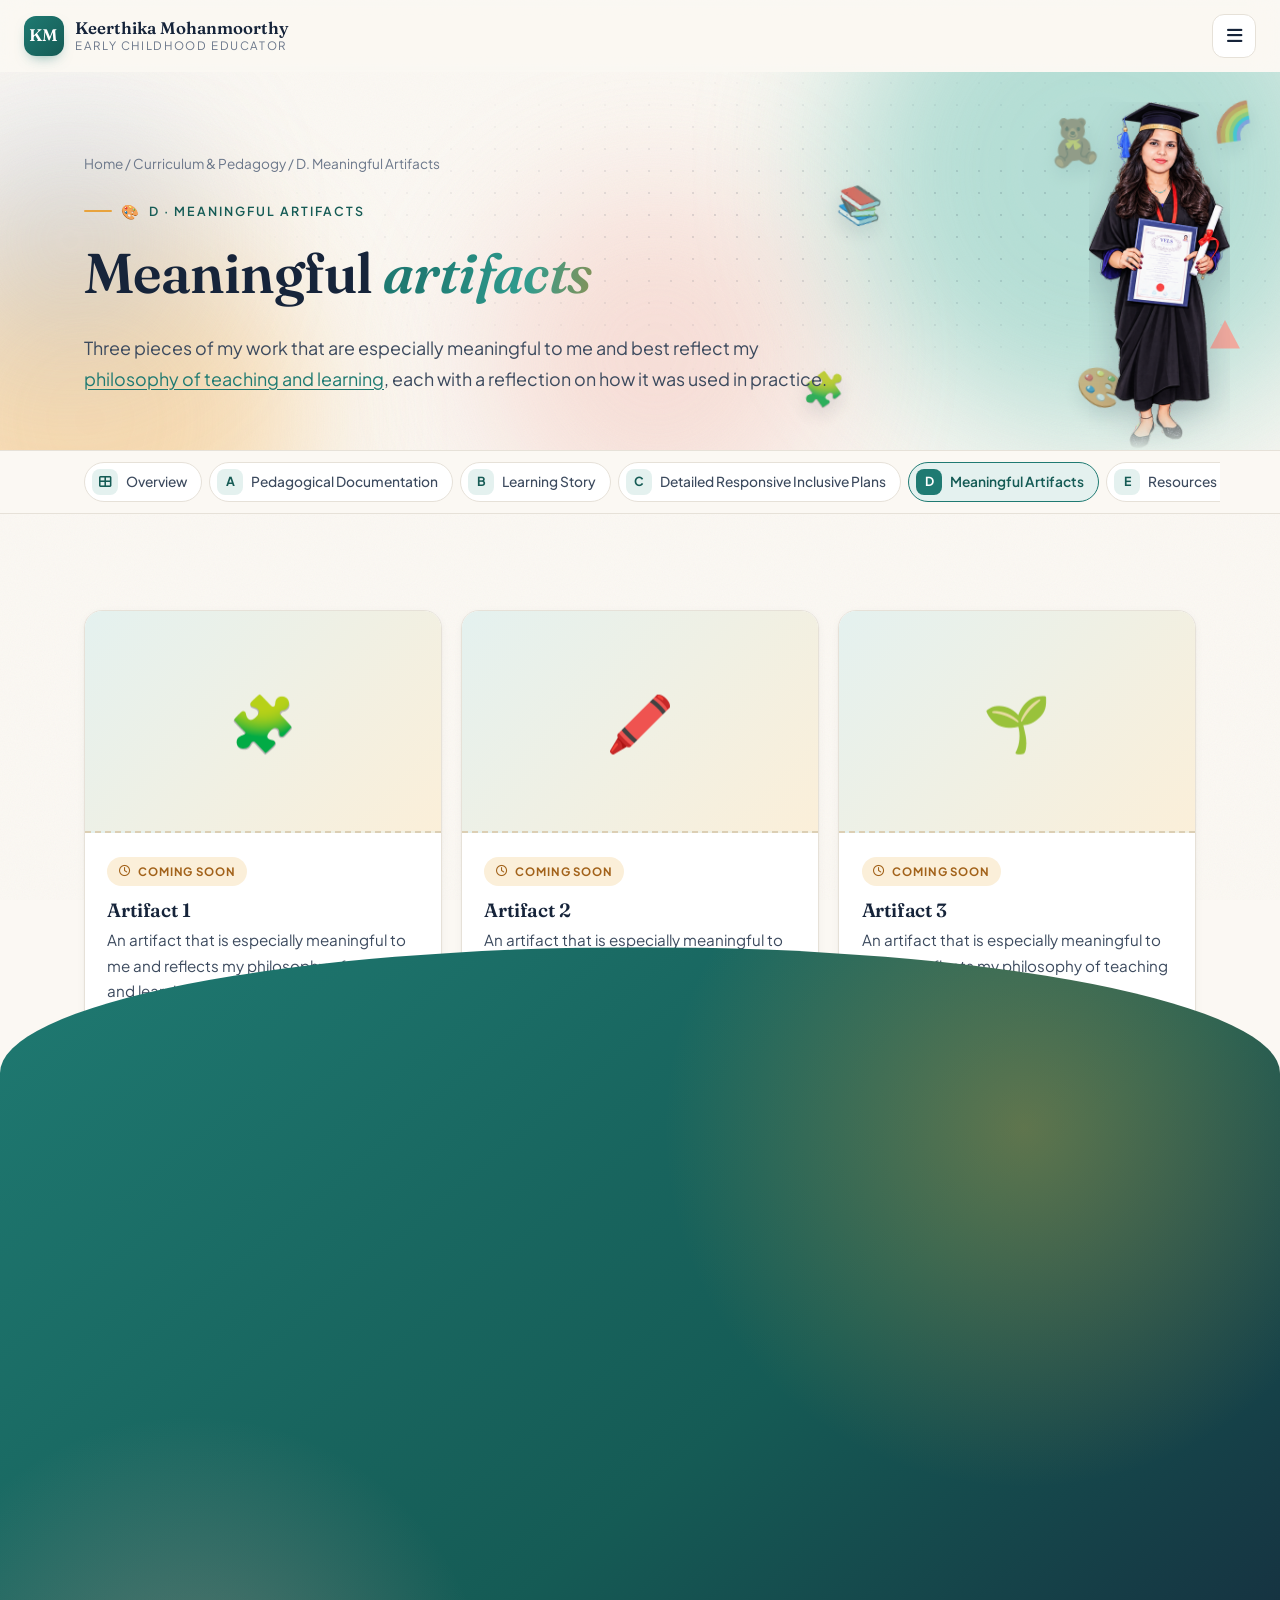
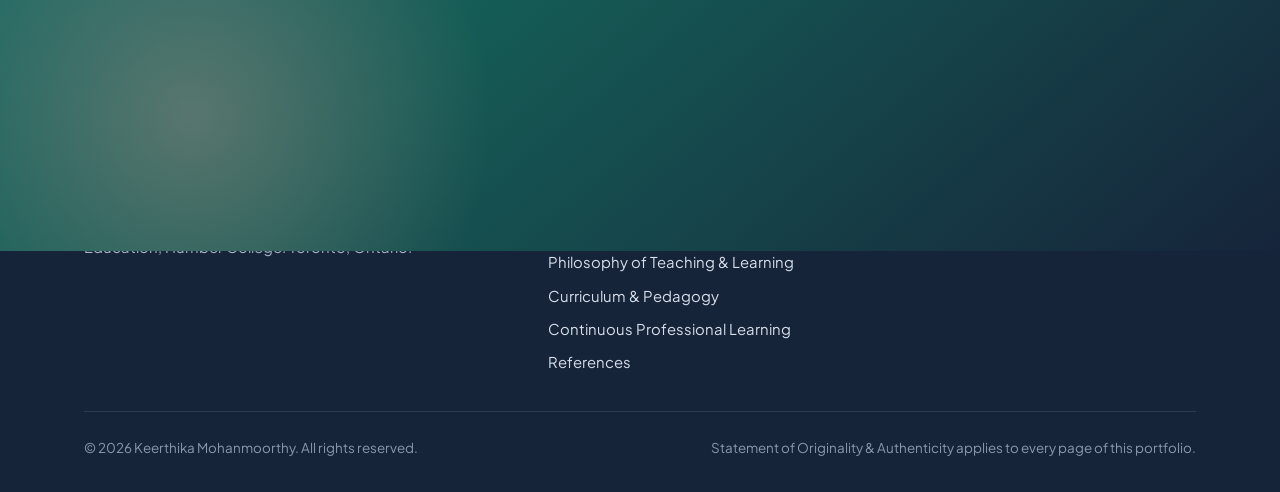
<file: meaningful-artifacts.html>
<!DOCTYPE html>
<html lang="en-CA" class="no-js">
<head>
  <meta charset="UTF-8" />
  <meta name="viewport" content="width=device-width, initial-scale=1.0" />
  <script>(function(){var h=document.documentElement,a=false;try{if(sessionStorage.getItem("km-pt")==="1"){a=true;sessionStorage.removeItem("km-pt");}}catch(e){}try{var n=performance.getEntriesByType("navigation")[0];if(n&&n.type==="back_forward")a=true;}catch(e){}if(a&&!(window.matchMedia&&matchMedia("(prefers-reduced-motion: reduce)").matches))h.classList.add("pt-arriving");})();</script>
  <title>D. Meaningful Artifacts | Keerthika Mohanmoorthy</title>
  <meta name="description" content="Three artifacts that are especially meaningful to Keerthika Mohanmoorthy and reflect her philosophy of teaching and learning." />
  <meta name="theme-color" content="#16243a" />
  <link rel="icon" href="data:image/svg+xml,%3Csvg xmlns='http://www.w3.org/2000/svg' viewBox='0 0 64 64'%3E%3Crect width='64' height='64' rx='16' fill='%231f7a72'/%3E%3Ctext x='50%25' y='54%25' text-anchor='middle' dominant-baseline='middle' font-family='Georgia,serif' font-size='28' fill='white'%3EKM%3C/text%3E%3C/svg%3E" />
  <link rel="preconnect" href="https://fonts.googleapis.com" />
  <link rel="preconnect" href="https://fonts.gstatic.com" crossorigin />
  <link href="https://fonts.googleapis.com/css2?family=Fraunces:ital,opsz,wght@0,9..144,400;0,9..144,500;0,9..144,600;1,9..144,400;1,9..144,500&family=Plus+Jakarta+Sans:wght@400;500;600;700&display=swap" rel="stylesheet" />
  <link rel="stylesheet" href="https://cdnjs.cloudflare.com/ajax/libs/font-awesome/6.5.2/css/all.min.css" />
  <link rel="stylesheet" href="assets/css/style.css?v=202611131522" />
</head>

<body>
  <a class="skip-link" href="#main">Skip to content</a>

  <header class="site-header">
    <div class="container">
      <a class="brand" href="index.html" aria-label="Keerthika Mohanmoorthy, home">
        <span class="brand-mark">KM</span>
        <span class="brand-text">
          <span class="brand-name">Keerthika Mohanmoorthy</span>
          <span class="brand-role">Early Childhood Educator</span>
        </span>
      </a>
      <button class="nav-toggle" aria-controls="site-nav" aria-expanded="false" aria-label="Toggle navigation"><i class="fa-solid fa-bars"></i></button>
      <nav id="site-nav" class="nav" aria-label="Main">
        <a href="index.html">Home</a>
        <a href="cover-letter.html">Cover Letter &amp; Resume</a>
        <a href="philosophy.html">Philosophy of Teaching &amp; Learning</a>
        <div class="nav-dd">
          <a href="curriculum-pedagogy.html" class="dd-toggle is-active" aria-haspopup="true">Curriculum &amp; Pedagogy <i class="fa-solid fa-chevron-down" aria-hidden="true"></i></a>
          <div class="dd-menu">
            <a href="curriculum-pedagogy.html"><span class="dd-letter"><i class="fa-solid fa-table-cells-large"></i></span> Overview</a>
            <a href="pedagogical-documentation.html"><span class="dd-letter">A</span> Pedagogical Documentation</a>
            <a href="learning-story.html"><span class="dd-letter">B</span> Learning Story</a>
            <a href="inclusive-plans.html"><span class="dd-letter">C</span> Detailed Responsive Inclusive Plans</a>
            <a href="meaningful-artifacts.html" aria-current="page"><span class="dd-letter">D</span> Meaningful Artifacts</a>
            <a href="resources-in-practice.html"><span class="dd-letter">E</span> Resources Used in Practice</a>
          </div>
        </div>
        <a href="continuous-learning.html">Continuous Professional Learning</a>
        <a href="references.html">References</a>
      </nav>
    </div>
  </header>

  <main id="main">
    <section class="page-hero">
      <img class="hero-figure" src="assets/img/keerthika-graduate-mini.png" alt="" width="300" height="742" aria-hidden="true" />
      <div class="aurora" aria-hidden="true"><span></span><span></span><span></span><span></span></div>
      <div class="dot-grid" aria-hidden="true"></div>
      <svg class="shape s1" viewBox="0 0 100 100" aria-hidden="true"><path fill="#7cc9bd" d="M50 4c8 18 28 20 42 14-6 16 2 34 4 48-16-2-30 10-46 30-14-20-30-30-46-30 4-16 10-32 4-48 14 6 34 4 42-14z"/></svg>
      <svg class="shape s2" viewBox="0 0 100 100" aria-hidden="true"><circle cx="50" cy="50" r="44" fill="none" stroke="#e8a33d" stroke-width="10"/></svg>
      <svg class="shape s3" viewBox="0 0 100 100" aria-hidden="true"><polygon points="50,6 94,90 6,90" fill="#f0a99e"/></svg>
      <div class="container">
        <div class="breadcrumb reveal"><a href="index.html">Home</a> / <a href="curriculum-pedagogy.html">Curriculum &amp; Pedagogy</a> / D. Meaningful Artifacts</div>
        <span class="eyebrow reveal"><span class="em" aria-hidden="true">&#127912;</span> D &#183; Meaningful Artifacts</span>
        <h1 data-split>Meaningful <em class="text-gradient">artifacts</em></h1>
        <p class="reveal">Three pieces of my work that are especially meaningful to me and best reflect my <a href="philosophy.html">philosophy of teaching and learning</a>, each with a reflection on how it was used in practice.</p>
      </div>
    </section>
    <nav class="cp-subnav" aria-label="Curriculum and Pedagogy subpages">
      <div class="container">
        <a href="curriculum-pedagogy.html"><span class="dd-letter"><i class="fa-solid fa-table-cells-large"></i></span> Overview</a>
        <a href="pedagogical-documentation.html"><span class="dd-letter">A</span> Pedagogical Documentation</a>
        <a href="learning-story.html"><span class="dd-letter">B</span> Learning Story</a>
        <a href="inclusive-plans.html"><span class="dd-letter">C</span> Detailed Responsive Inclusive Plans</a>
        <a href="meaningful-artifacts.html" aria-current="page"><span class="dd-letter">D</span> Meaningful Artifacts</a>
        <a href="resources-in-practice.html"><span class="dd-letter">E</span> Resources Used in Practice</a>
      </div>
    </nav>

    <section class="section">
      <div class="container">
        <div class="artifact-grid" data-stagger="110">
          <article class="artifact reveal-scale">
            <div class="artifact-media" aria-hidden="true"><span>&#129513;</span></div>
            <div class="artifact-body">
              <span class="pending-tag"><i class="fa-regular fa-clock"></i> Coming soon</span>
              <h3>Artifact 1</h3>
              <p>An artifact that is especially meaningful to me and reflects my philosophy of teaching and learning.</p>
              <p class="small muted"><i class="fa-solid fa-pen-nib"></i> Reflective narrative: how it was used in practice and why it is in my portfolio (about 100 to 150 words).</p>
            </div>
          </article>
          <article class="artifact reveal-scale">
            <div class="artifact-media" aria-hidden="true"><span>&#128397;&#65039;</span></div>
            <div class="artifact-body">
              <span class="pending-tag"><i class="fa-regular fa-clock"></i> Coming soon</span>
              <h3>Artifact 2</h3>
              <p>An artifact that is especially meaningful to me and reflects my philosophy of teaching and learning.</p>
              <p class="small muted"><i class="fa-solid fa-pen-nib"></i> Reflective narrative: how it was used in practice and why it is in my portfolio (about 100 to 150 words).</p>
            </div>
          </article>
          <article class="artifact reveal-scale">
            <div class="artifact-media" aria-hidden="true"><span>&#127793;</span></div>
            <div class="artifact-body">
              <span class="pending-tag"><i class="fa-regular fa-clock"></i> Coming soon</span>
              <h3>Artifact 3</h3>
              <p>An artifact that is especially meaningful to me and reflects my philosophy of teaching and learning.</p>
              <p class="small muted"><i class="fa-solid fa-pen-nib"></i> Reflective narrative: how it was used in practice and why it is in my portfolio (about 100 to 150 words).</p>
            </div>
          </article>
        </div>
      </div>
    </section>
    <section class="section-tight">
      <div class="container">
        <nav class="cp-pager" aria-label="Previous and next subpage">
          <a class="prev" href="inclusive-plans.html"><small><i class="fa-solid fa-arrow-left"></i> Previous</small><span>C. Detailed Responsive Inclusive Plans</span></a>
          <a class="next" href="resources-in-practice.html"><small>Next <i class="fa-solid fa-arrow-right"></i></small><span>E. Resources Used in Practice</span></a>
        </nav>
      </div>
    </section>
  </main>

  <footer class="site-footer">
    <div class="container">
      <div class="originality" role="note" aria-labelledby="originality-title">
        <span class="orig-icon" aria-hidden="true">&#128395;&#65039;</span>
        <div>
          <h4 id="originality-title">Statement of Originality &amp; Authenticity</h4>
          <p>I, Keerthika Mohanmoorthy, declare that the work presented in this portfolio is my own original and authentic work. Work completed with classmates is identified as group work, and my individual contributions are shown. All ideas, words and images from other sources are acknowledged in APA format on the <a href="references.html">References</a> page. Children and families featured in any documentation are kept anonymous to protect their confidentiality.</p>
        </div>
      </div>
      <div class="footer-grid">
        <div class="footer-brand">
          <a class="brand" href="index.html">
            <span class="brand-mark">KM</span>
            <span class="brand-text"><span class="brand-name">Keerthika Mohanmoorthy</span><span class="brand-role">Early Childhood Educator</span></span>
          </a>
          <p>Digital Showcase Portfolio, Early Childhood Education, Humber College. Toronto, Ontario.</p>
        </div>
        <div>
          <h4>Portfolio</h4>
          <ul>
            <li><a href="index.html">Home</a></li>
            <li><a href="cover-letter.html">Cover Letter &amp; Resume</a></li>
            <li><a href="philosophy.html">Philosophy of Teaching &amp; Learning</a></li>
            <li><a href="curriculum-pedagogy.html">Curriculum &amp; Pedagogy</a></li>
            <li><a href="continuous-learning.html">Continuous Professional Learning</a></li>
            <li><a href="references.html">References</a></li>
          </ul>
        </div>
        <div>
          <h4>Get in touch</h4>
          <ul>
            <li><a href="mailto:itskeerthi2000@gmail.com">itskeerthi2000@gmail.com</a></li>
            <li><a href="https://www.linkedin.com/in/keerthika-mohanmoorthy" target="_blank" rel="noopener">LinkedIn</a></li>
          </ul>
        </div>
      </div>
      <div class="footer-bottom">
        <span>&#169; <span data-year>2026</span> Keerthika Mohanmoorthy. All rights reserved.</span>
        <span>Statement of Originality &amp; Authenticity applies to every page of this portfolio.</span>
      </div>
    </div>
  </footer>

  <script src="assets/js/main.js?v=202611131522"></script>
</body>
</html>
</file>
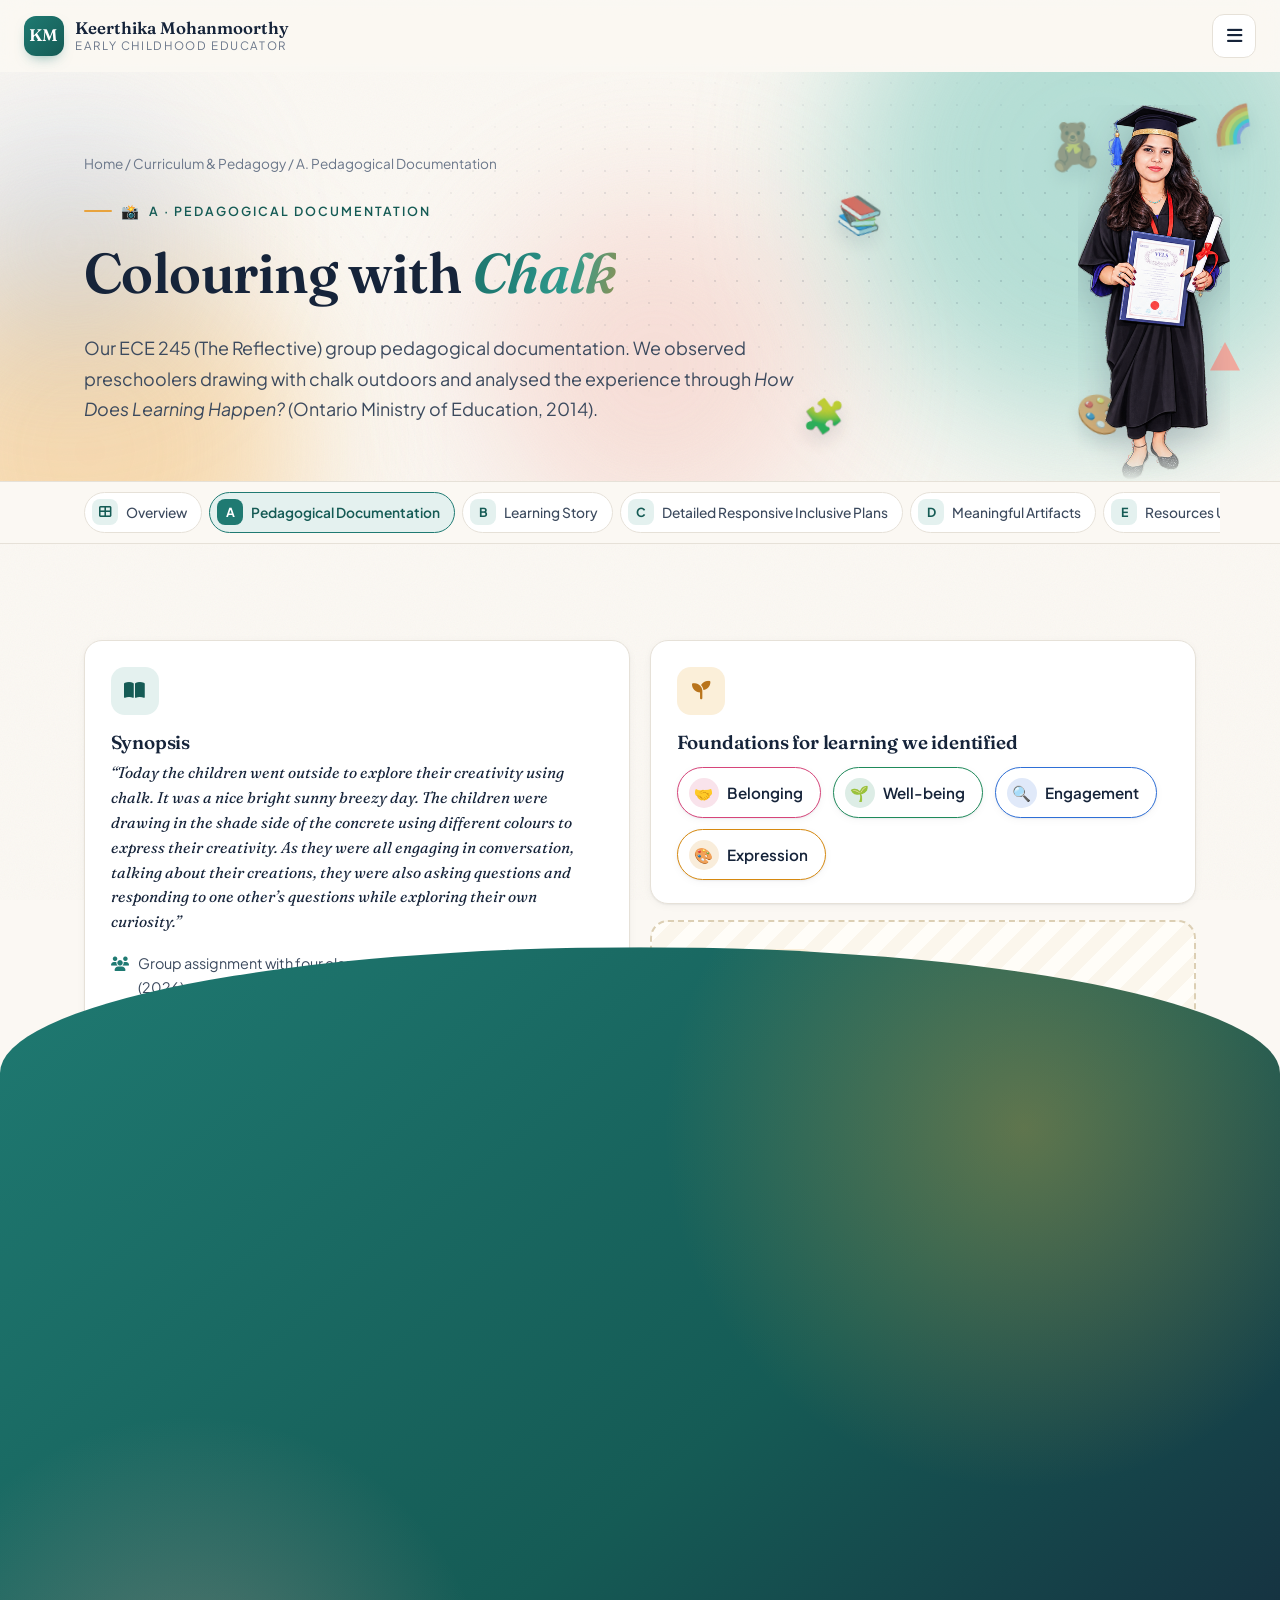
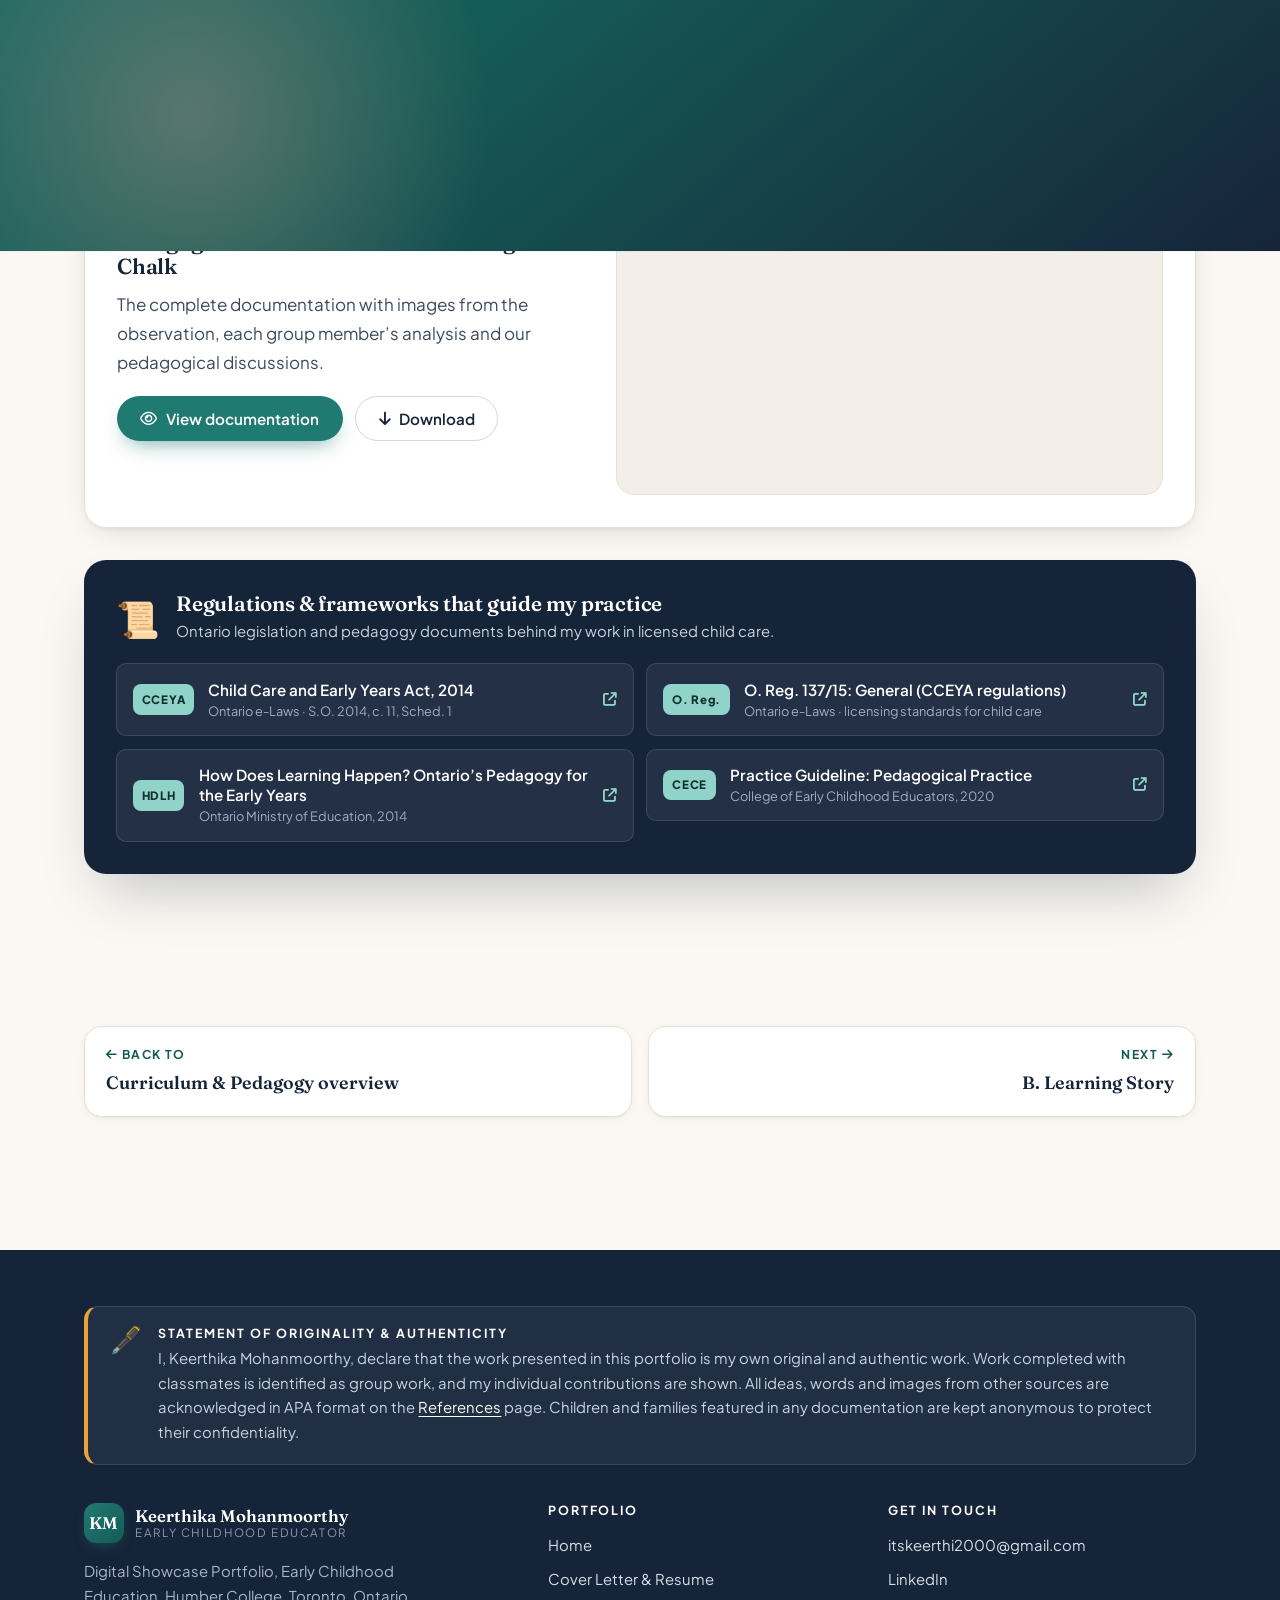
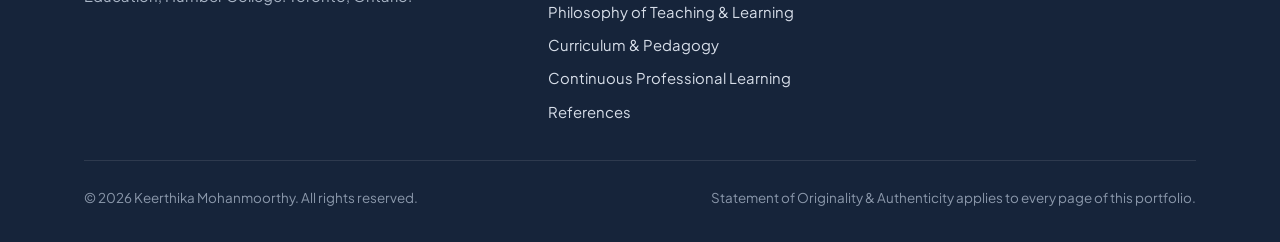
<file: pedagogical-documentation.html>
<!DOCTYPE html>
<html lang="en-CA" class="no-js">
<head>
  <meta charset="UTF-8" />
  <meta name="viewport" content="width=device-width, initial-scale=1.0" />
  <script>(function(){var h=document.documentElement,a=false;try{if(sessionStorage.getItem("km-pt")==="1"){a=true;sessionStorage.removeItem("km-pt");}}catch(e){}try{var n=performance.getEntriesByType("navigation")[0];if(n&&n.type==="back_forward")a=true;}catch(e){}if(a&&!(window.matchMedia&&matchMedia("(prefers-reduced-motion: reduce)").matches))h.classList.add("pt-arriving");})();</script>
  <title>A. Pedagogical Documentation | Keerthika Mohanmoorthy</title>
  <meta name="description" content="Colouring with Chalk: ECE 245 group pedagogical documentation analysed through How Does Learning Happen?, with Keerthika Mohanmoorthy's contributions." />
  <meta name="theme-color" content="#16243a" />
  <link rel="icon" href="data:image/svg+xml,%3Csvg xmlns='http://www.w3.org/2000/svg' viewBox='0 0 64 64'%3E%3Crect width='64' height='64' rx='16' fill='%231f7a72'/%3E%3Ctext x='50%25' y='54%25' text-anchor='middle' dominant-baseline='middle' font-family='Georgia,serif' font-size='28' fill='white'%3EKM%3C/text%3E%3C/svg%3E" />
  <link rel="preconnect" href="https://fonts.googleapis.com" />
  <link rel="preconnect" href="https://fonts.gstatic.com" crossorigin />
  <link href="https://fonts.googleapis.com/css2?family=Fraunces:ital,opsz,wght@0,9..144,400;0,9..144,500;0,9..144,600;1,9..144,400;1,9..144,500&family=Plus+Jakarta+Sans:wght@400;500;600;700&display=swap" rel="stylesheet" />
  <link rel="stylesheet" href="https://cdnjs.cloudflare.com/ajax/libs/font-awesome/6.5.2/css/all.min.css" />
  <link rel="stylesheet" href="assets/css/style.css?v=202611131522" />
</head>

<body>
  <a class="skip-link" href="#main">Skip to content</a>

  <header class="site-header">
    <div class="container">
      <a class="brand" href="index.html" aria-label="Keerthika Mohanmoorthy, home">
        <span class="brand-mark">KM</span>
        <span class="brand-text">
          <span class="brand-name">Keerthika Mohanmoorthy</span>
          <span class="brand-role">Early Childhood Educator</span>
        </span>
      </a>
      <button class="nav-toggle" aria-controls="site-nav" aria-expanded="false" aria-label="Toggle navigation"><i class="fa-solid fa-bars"></i></button>
      <nav id="site-nav" class="nav" aria-label="Main">
        <a href="index.html">Home</a>
        <a href="cover-letter.html">Cover Letter &amp; Resume</a>
        <a href="philosophy.html">Philosophy of Teaching &amp; Learning</a>
        <div class="nav-dd">
          <a href="curriculum-pedagogy.html" class="dd-toggle is-active" aria-haspopup="true">Curriculum &amp; Pedagogy <i class="fa-solid fa-chevron-down" aria-hidden="true"></i></a>
          <div class="dd-menu">
            <a href="curriculum-pedagogy.html"><span class="dd-letter"><i class="fa-solid fa-table-cells-large"></i></span> Overview</a>
            <a href="pedagogical-documentation.html" aria-current="page"><span class="dd-letter">A</span> Pedagogical Documentation</a>
            <a href="learning-story.html"><span class="dd-letter">B</span> Learning Story</a>
            <a href="inclusive-plans.html"><span class="dd-letter">C</span> Detailed Responsive Inclusive Plans</a>
            <a href="meaningful-artifacts.html"><span class="dd-letter">D</span> Meaningful Artifacts</a>
            <a href="resources-in-practice.html"><span class="dd-letter">E</span> Resources Used in Practice</a>
          </div>
        </div>
        <a href="continuous-learning.html">Continuous Professional Learning</a>
        <a href="references.html">References</a>
      </nav>
    </div>
  </header>

  <main id="main">
    <section class="page-hero">
      <img class="hero-figure" src="assets/img/keerthika-graduate-mini.png" alt="" width="300" height="742" aria-hidden="true" />
      <div class="aurora" aria-hidden="true"><span></span><span></span><span></span><span></span></div>
      <div class="dot-grid" aria-hidden="true"></div>
      <svg class="shape s1" viewBox="0 0 100 100" aria-hidden="true"><path fill="#7cc9bd" d="M50 4c8 18 28 20 42 14-6 16 2 34 4 48-16-2-30 10-46 30-14-20-30-30-46-30 4-16 10-32 4-48 14 6 34 4 42-14z"/></svg>
      <svg class="shape s2" viewBox="0 0 100 100" aria-hidden="true"><circle cx="50" cy="50" r="44" fill="none" stroke="#e8a33d" stroke-width="10"/></svg>
      <svg class="shape s3" viewBox="0 0 100 100" aria-hidden="true"><polygon points="50,6 94,90 6,90" fill="#f0a99e"/></svg>
      <div class="container">
        <div class="breadcrumb reveal"><a href="index.html">Home</a> / <a href="curriculum-pedagogy.html">Curriculum &amp; Pedagogy</a> / A. Pedagogical Documentation</div>
        <span class="eyebrow reveal"><span class="em" aria-hidden="true">&#128248;</span> A &#183; Pedagogical Documentation</span>
        <h1 data-split>Colouring with <em class="text-gradient">Chalk</em></h1>
        <p class="reveal">Our ECE 245 (The Reflective) group pedagogical documentation. We observed preschoolers drawing with chalk outdoors and analysed the experience through <em>How Does Learning Happen?</em> (Ontario Ministry of Education, 2014).</p>
      </div>
    </section>
    <nav class="cp-subnav" aria-label="Curriculum and Pedagogy subpages">
      <div class="container">
        <a href="curriculum-pedagogy.html"><span class="dd-letter"><i class="fa-solid fa-table-cells-large"></i></span> Overview</a>
        <a href="pedagogical-documentation.html" aria-current="page"><span class="dd-letter">A</span> Pedagogical Documentation</a>
        <a href="learning-story.html"><span class="dd-letter">B</span> Learning Story</a>
        <a href="inclusive-plans.html"><span class="dd-letter">C</span> Detailed Responsive Inclusive Plans</a>
        <a href="meaningful-artifacts.html"><span class="dd-letter">D</span> Meaningful Artifacts</a>
        <a href="resources-in-practice.html"><span class="dd-letter">E</span> Resources Used in Practice</a>
      </div>
    </nav>

    <section class="section">
      <div class="container">
        <div class="split" style="align-items:start">
          <div class="card reveal-scale">
            <div class="card-icon"><i class="fa-solid fa-book-open"></i></div>
            <h3>Synopsis</h3>
            <p class="synopsis">&#8220;Today the children went outside to explore their creativity using chalk. It was a nice bright sunny breezy day. The children were drawing in the shade side of the concrete using different colours to express their creativity. As they were all engaging in conversation, talking about their creations, they were also asking questions and responding to one other&#8217;s questions while exploring their own curiosity.&#8221;</p>
            <ul class="meta-list">
              <li><i class="fa-solid fa-users"></i> Group assignment with four classmates, ECE 245, Humber College (2026)</li>
              <li><i class="fa-solid fa-video"></i> Observation: a publicly available preschool video (Harrison, 2014)</li>
              <li><i class="fa-solid fa-user-shield"></i> Children are identified only as Child A to Child E</li>
            </ul>
          </div>
          <div class="reveal-scale">
            <div class="card">
              <div class="card-icon sun"><i class="fa-solid fa-seedling"></i></div>
              <h3>Foundations for learning we identified</h3>
              <div class="hdlh-row" style="margin-top:.8rem">
                <span class="hdlh" style="--hc:#d6457a"><b>&#129309;</b> Belonging</span>
                <span class="hdlh" style="--hc:#1f8a5b"><b>&#127793;</b> Well-being</span>
                <span class="hdlh" style="--hc:#2f6fd6"><b>&#128269;</b> Engagement</span>
                <span class="hdlh" style="--hc:#d68910"><b>&#127912;</b> Expression</span>
              </div>
            </div>
          <div class="pending mt-1 reveal-scale">
            <span class="pending-tag"><i class="fa-solid fa-pen-nib"></i> Coming soon</span>
            <h3>My reflective narrative</h3>
            <p>How this documentation was used in practice, and why I chose it for my portfolio (about 100 to 150 words).</p>
          </div>
          </div>
        </div>

        <div class="split mt-2" style="align-items:start">
          <div class="card reveal-scale">
            <div class="card-icon sun"><i class="fa-solid fa-clipboard-question"></i></div>
            <h3>What we explored</h3>
            <ol class="explore-list">
              <li>Which foundations for learning are evident, and how do we know?</li>
              <li>What would our next actions be to make the play more responsive and inclusive?</li>
              <li>Which stereotypes do the children challenge?</li>
              <li>What role does the environment, as the &#8220;third teacher&#8221;, play?</li>
              <li>What questions do we have for the children, and why?</li>
            </ol>
          </div>
          <div class="contrib reveal-scale">
            <h3><span aria-hidden="true">&#9999;&#65039;</span> My contributions</h3>
            <div class="contrib-item">
              <span class="contrib-q">Foundations</span>
              <p>&#8220;Well-being is evident as the children participate in an outdoor chalk experience where they can independently access the materials and engage in the activity in their own way.&#8221;</p>
            </div>
            <div class="contrib-item">
              <span class="contrib-q">Next steps</span>
              <p>&#8220;We could revisit the children&#8217;s drawings with them and invite them to explain how their ideas developed while drawing alongside their peers.&#8221;</p>
            </div>
            <div class="contrib-item">
              <span class="contrib-q">Third teacher</span>
              <p>&#8220;The outdoor environment acts as a &#8216;third teacher&#8217; by providing real experiences that become part of the children&#8217;s conversations and thinking.&#8221;</p>
            </div>
            <div class="contrib-item">
              <span class="contrib-q">My question for the children</span>
              <p>&#8220;Did seeing what the other children were drawing give you any new ideas for your own drawing?&#8221;</p>
            </div>
          </div>
        </div>


        <div class="doc-feature reveal-scale mt-2">
          <div class="doc-feature-info">
            <span class="doc-badge"><i class="fa-solid fa-file-pdf"></i> PDF &#183; 7 pages &#183; with images</span>
            <h3>Pedagogical Documentation: Colouring with Chalk</h3>
            <p>The complete documentation with images from the observation, each group member&#8217;s analysis and our pedagogical discussions.</p>
            <div class="hero-actions" style="margin:1.2rem 0 0">
              <a class="btn btn-primary magnetic" href="assets/docs/coursework/ECE245_Pedagogical_Documentation_Colouring_with_Chalk.pdf" target="_blank" rel="noopener"><i class="fa-regular fa-eye"></i> View documentation</a>
              <a class="btn btn-ghost magnetic" href="assets/docs/coursework/ECE245_Pedagogical_Documentation_Colouring_with_Chalk.pdf" download><i class="fa-solid fa-arrow-down"></i> Download</a>
            </div>
          </div>
          <iframe class="doc-preview" src="assets/docs/coursework/ECE245_Pedagogical_Documentation_Colouring_with_Chalk.pdf#view=FitH&amp;toolbar=0" title="Pedagogical documentation (PDF preview)" loading="lazy" tabindex="-1"></iframe>
        </div>

        <!-- Regulations -->
        <div class="laws reveal-scale" id="cceya">
          <div class="laws-head">
            <span class="laws-icon" aria-hidden="true">&#128220;</span>
            <div>
              <h3>Regulations &amp; frameworks that guide my practice</h3>
              <p>Ontario legislation and pedagogy documents behind my work in licensed child care.</p>
            </div>
          </div>
          <ul class="law-list">
            <li>
              <a href="https://www.ontario.ca/laws/statute/14c11" target="_blank" rel="noopener">
                <span class="law-tag">CCEYA</span>
                <span class="law-text"><strong>Child Care and Early Years Act, 2014</strong><small>Ontario e-Laws &#183; S.O. 2014, c. 11, Sched. 1</small></span>
                <i class="fa-solid fa-arrow-up-right-from-square"></i>
              </a>
            </li>
            <li>
              <a href="https://www.ontario.ca/laws/regulation/150137" target="_blank" rel="noopener">
                <span class="law-tag">O. Reg.</span>
                <span class="law-text"><strong>O. Reg. 137/15: General (CCEYA regulations)</strong><small>Ontario e-Laws &#183; licensing standards for child care</small></span>
                <i class="fa-solid fa-arrow-up-right-from-square"></i>
              </a>
            </li>
            <li>
              <a href="https://files.ontario.ca/edu-how-does-learning-happen-en-2021-03-23.pdf" target="_blank" rel="noopener">
                <span class="law-tag">HDLH</span>
                <span class="law-text"><strong>How Does Learning Happen? Ontario&#8217;s Pedagogy for the Early Years</strong><small>Ontario Ministry of Education, 2014</small></span>
                <i class="fa-solid fa-arrow-up-right-from-square"></i>
              </a>
            </li>
            <li>
              <a href="https://www.college-ece.ca/wp-content/uploads/2021/10/Practice_Guideline_Pedagogical_Practice.pdf" target="_blank" rel="noopener">
                <span class="law-tag">CECE</span>
                <span class="law-text"><strong>Practice Guideline: Pedagogical Practice</strong><small>College of Early Childhood Educators, 2020</small></span>
                <i class="fa-solid fa-arrow-up-right-from-square"></i>
              </a>
            </li>
          </ul>
        </div>
      </div>
    </section>
    <section class="section-tight">
      <div class="container">
        <nav class="cp-pager" aria-label="Previous and next subpage">
          <a class="prev" href="curriculum-pedagogy.html"><small><i class="fa-solid fa-arrow-left"></i> Back to</small><span>Curriculum &amp; Pedagogy overview</span></a>
          <a class="next" href="learning-story.html"><small>Next <i class="fa-solid fa-arrow-right"></i></small><span>B. Learning Story</span></a>
        </nav>
      </div>
    </section>
  </main>

  <footer class="site-footer">
    <div class="container">
      <div class="originality" role="note" aria-labelledby="originality-title">
        <span class="orig-icon" aria-hidden="true">&#128395;&#65039;</span>
        <div>
          <h4 id="originality-title">Statement of Originality &amp; Authenticity</h4>
          <p>I, Keerthika Mohanmoorthy, declare that the work presented in this portfolio is my own original and authentic work. Work completed with classmates is identified as group work, and my individual contributions are shown. All ideas, words and images from other sources are acknowledged in APA format on the <a href="references.html">References</a> page. Children and families featured in any documentation are kept anonymous to protect their confidentiality.</p>
        </div>
      </div>
      <div class="footer-grid">
        <div class="footer-brand">
          <a class="brand" href="index.html">
            <span class="brand-mark">KM</span>
            <span class="brand-text"><span class="brand-name">Keerthika Mohanmoorthy</span><span class="brand-role">Early Childhood Educator</span></span>
          </a>
          <p>Digital Showcase Portfolio, Early Childhood Education, Humber College. Toronto, Ontario.</p>
        </div>
        <div>
          <h4>Portfolio</h4>
          <ul>
            <li><a href="index.html">Home</a></li>
            <li><a href="cover-letter.html">Cover Letter &amp; Resume</a></li>
            <li><a href="philosophy.html">Philosophy of Teaching &amp; Learning</a></li>
            <li><a href="curriculum-pedagogy.html">Curriculum &amp; Pedagogy</a></li>
            <li><a href="continuous-learning.html">Continuous Professional Learning</a></li>
            <li><a href="references.html">References</a></li>
          </ul>
        </div>
        <div>
          <h4>Get in touch</h4>
          <ul>
            <li><a href="mailto:itskeerthi2000@gmail.com">itskeerthi2000@gmail.com</a></li>
            <li><a href="https://www.linkedin.com/in/keerthika-mohanmoorthy" target="_blank" rel="noopener">LinkedIn</a></li>
          </ul>
        </div>
      </div>
      <div class="footer-bottom">
        <span>&#169; <span data-year>2026</span> Keerthika Mohanmoorthy. All rights reserved.</span>
        <span>Statement of Originality &amp; Authenticity applies to every page of this portfolio.</span>
      </div>
    </div>
  </footer>

  <script src="assets/js/main.js?v=202611131522"></script>
</body>
</html>
</file>
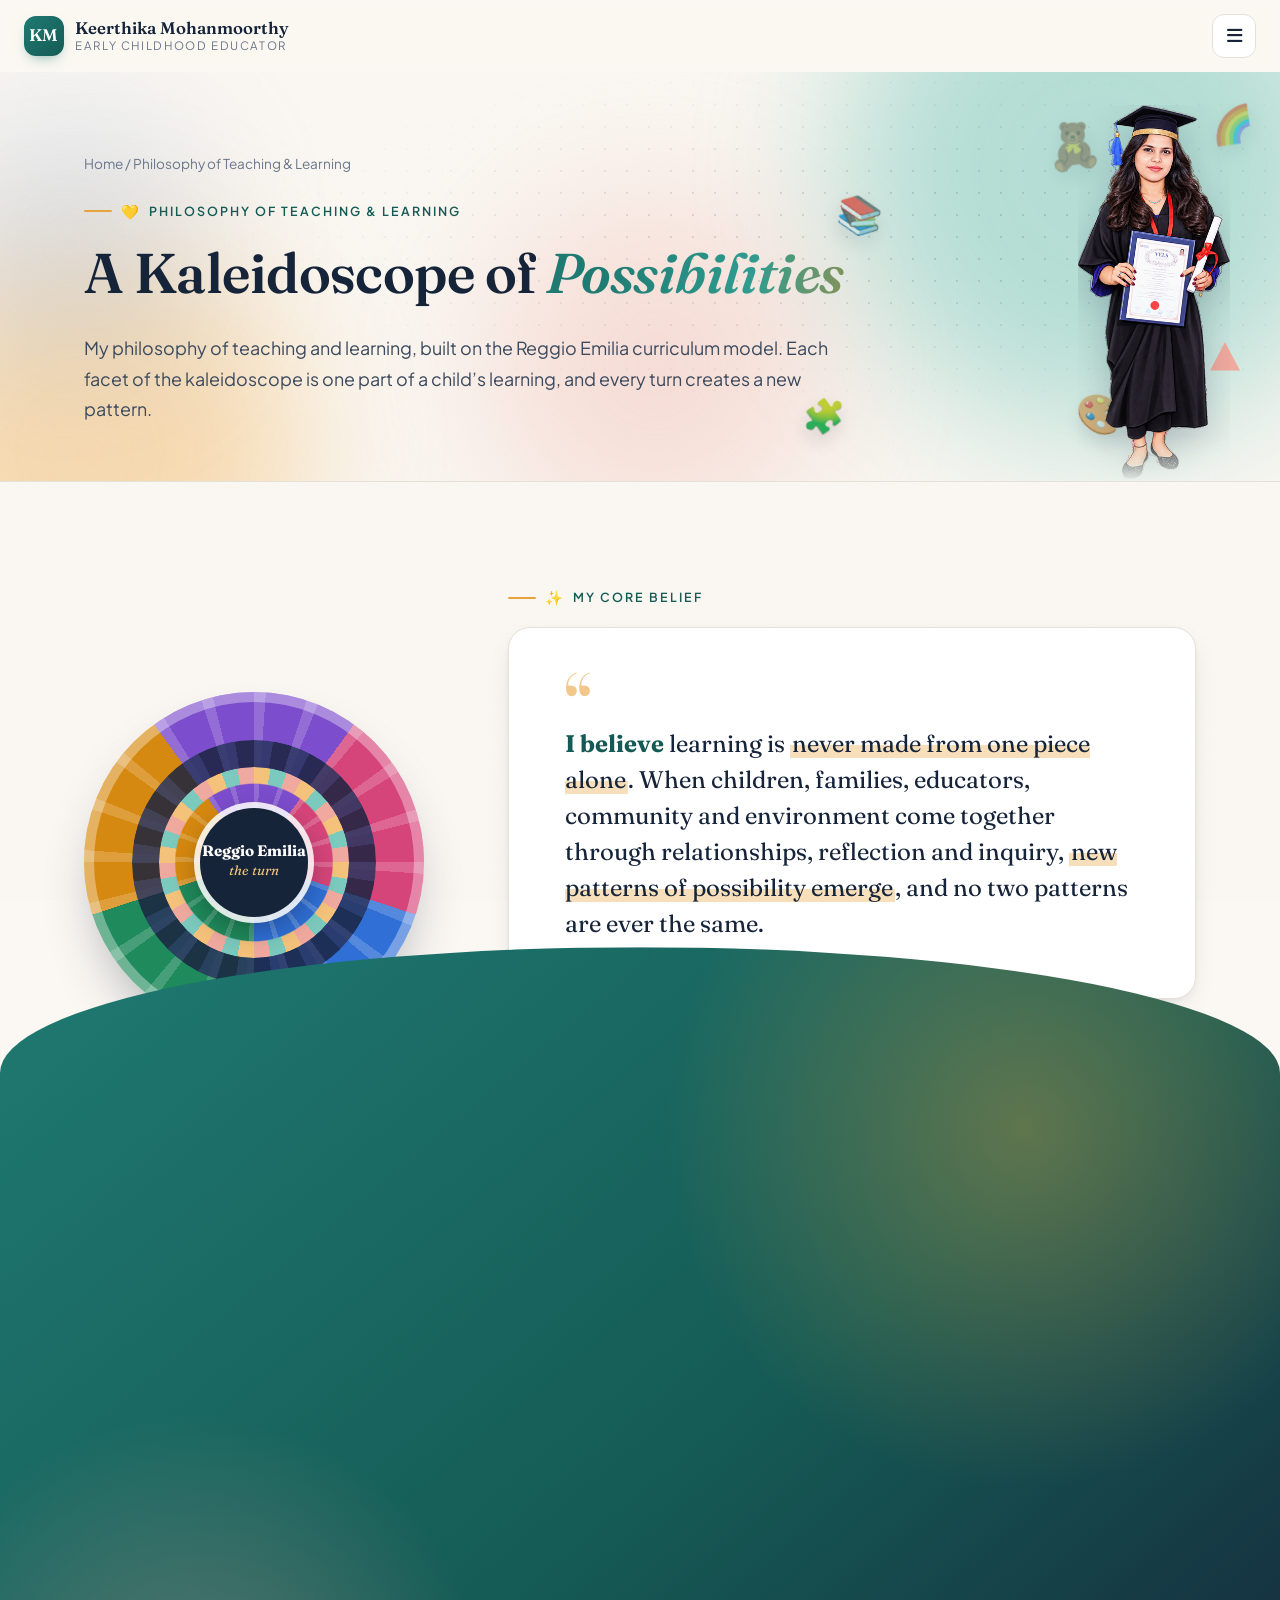
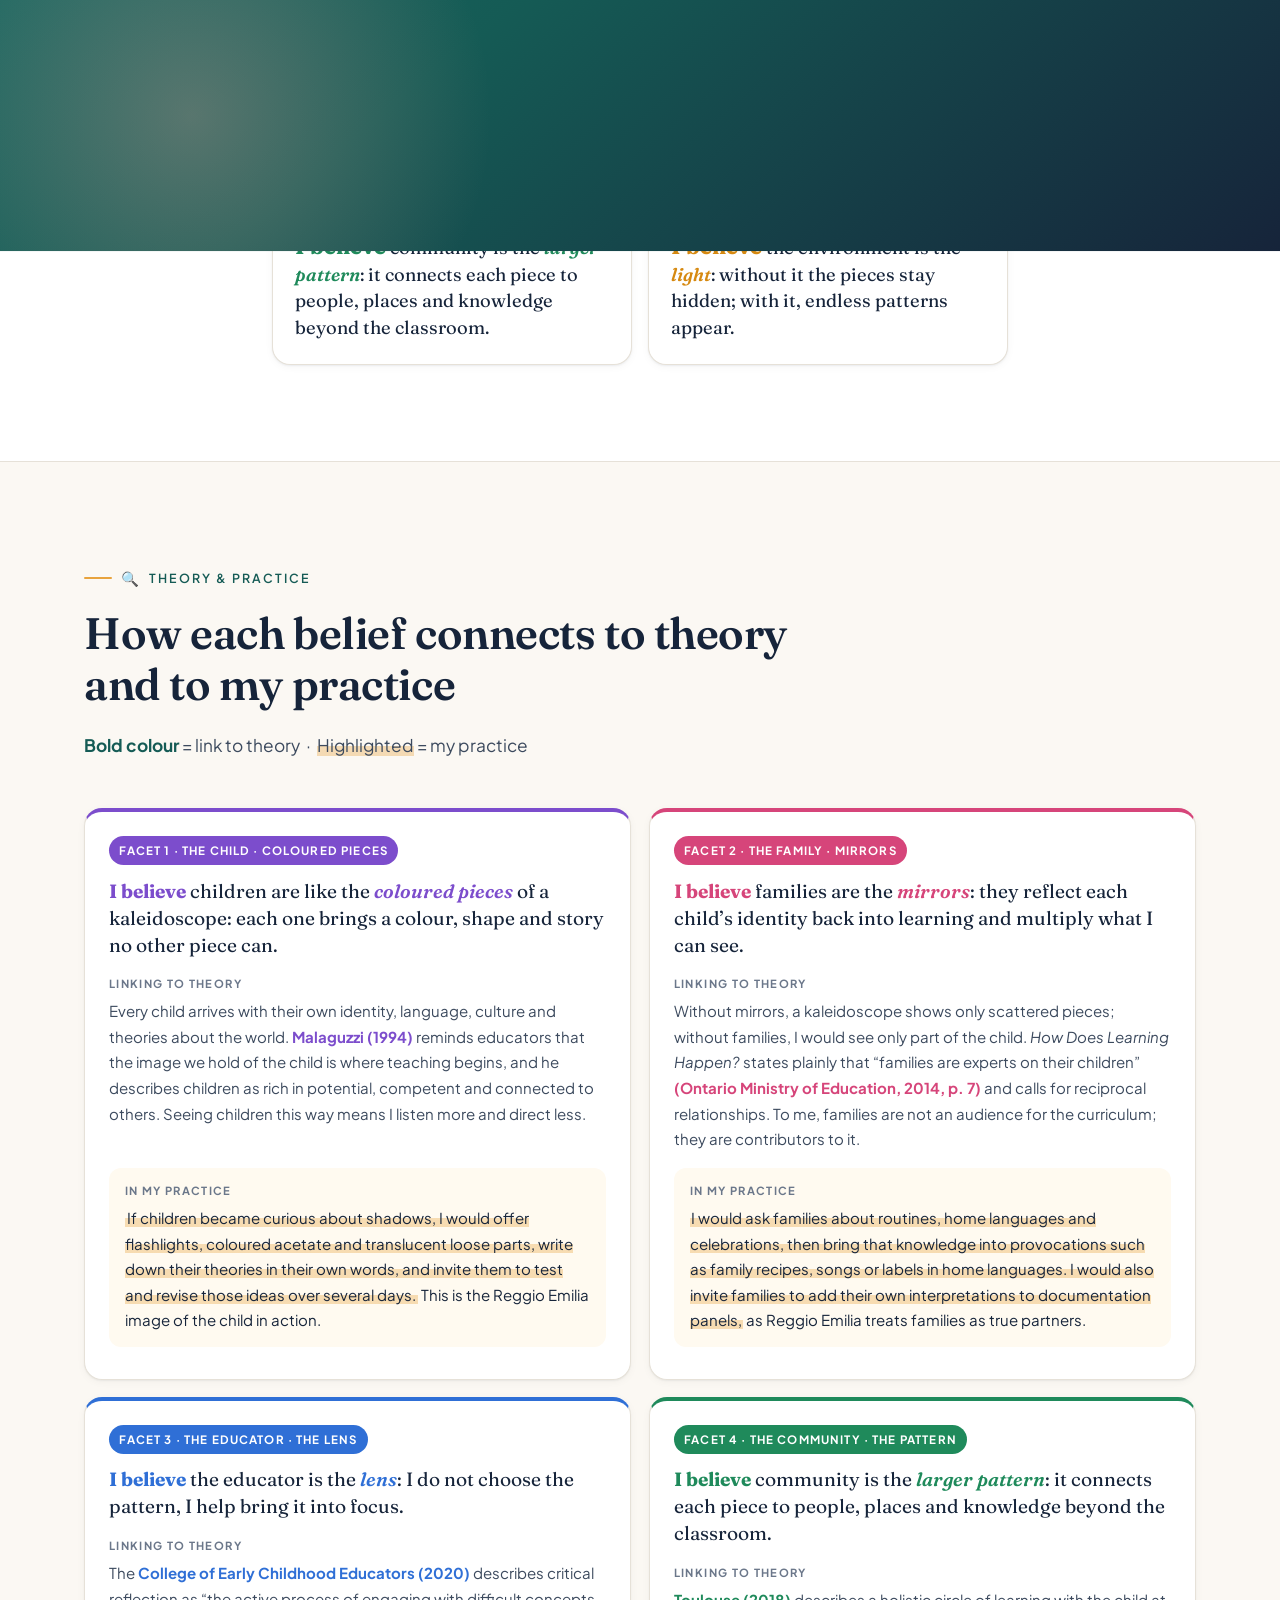
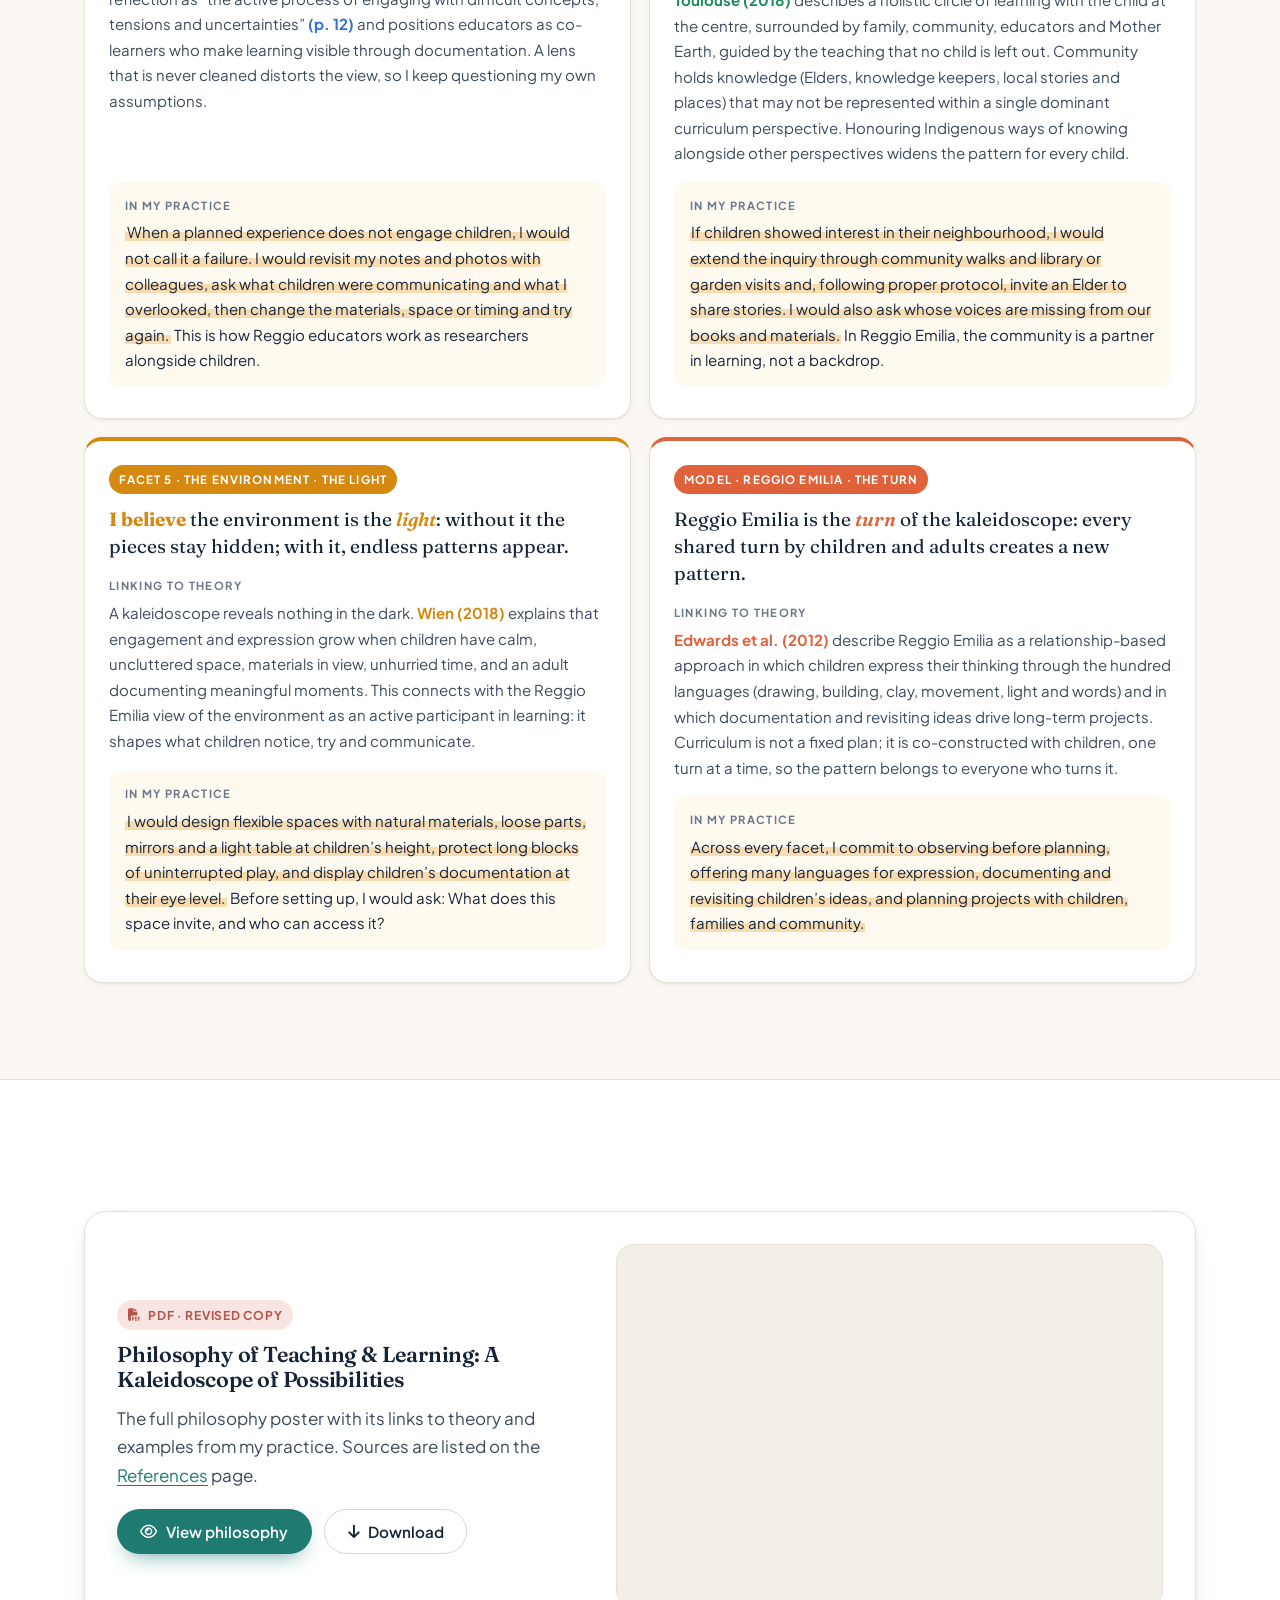
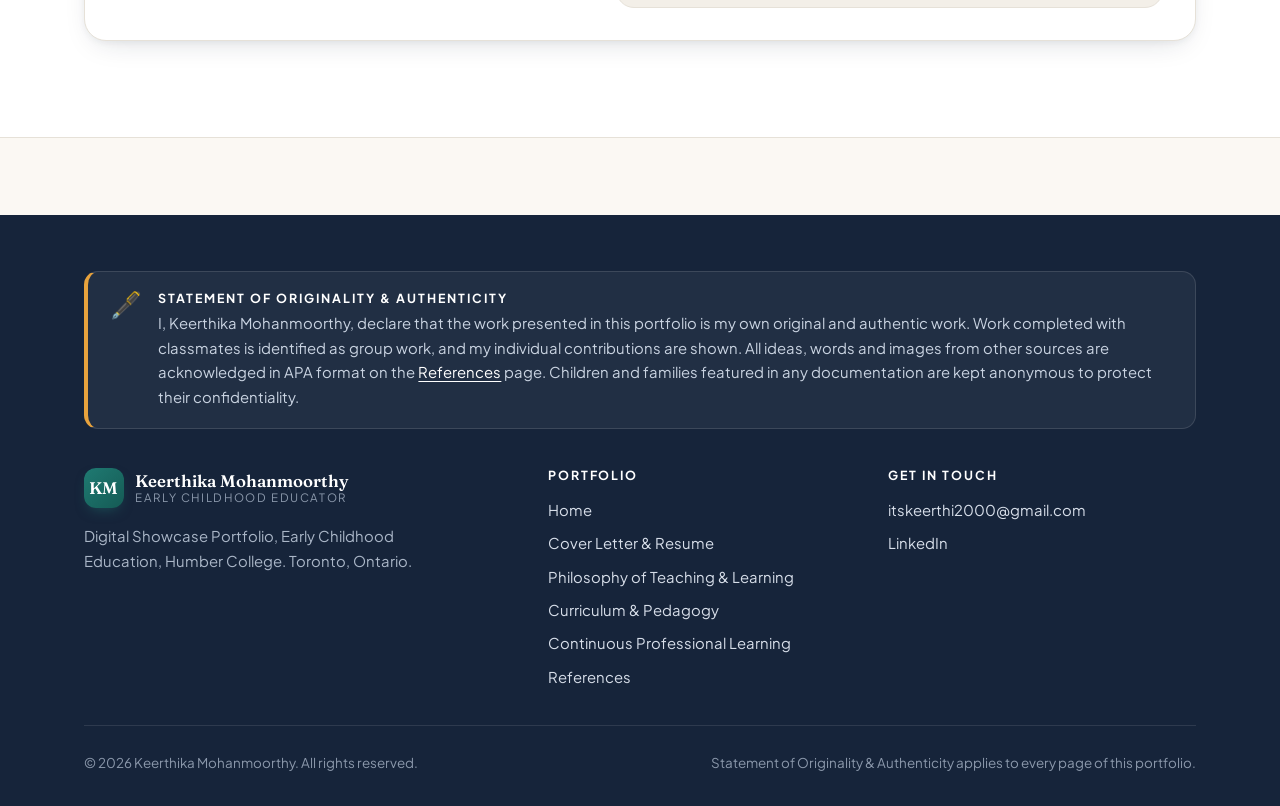
<file: philosophy.html>
<!DOCTYPE html>
<html lang="en-CA" class="no-js">
<head>
  <meta charset="UTF-8" />
  <meta name="viewport" content="width=device-width, initial-scale=1.0" />
  <script>(function(){var h=document.documentElement,a=false;try{if(sessionStorage.getItem("km-pt")==="1"){a=true;sessionStorage.removeItem("km-pt");}}catch(e){}try{var n=performance.getEntriesByType("navigation")[0];if(n&&n.type==="back_forward")a=true;}catch(e){}if(a&&!(window.matchMedia&&matchMedia("(prefers-reduced-motion: reduce)").matches))h.classList.add("pt-arriving");})();</script>
  <title>Philosophy of Teaching &amp; Learning | Keerthika Mohanmoorthy</title>
  <meta name="description" content="Keerthika Mohanmoorthy's philosophy of teaching and learning: A Kaleidoscope of Possibilities, grounded in the Reggio Emilia approach, with her I believe statements." />
  <meta name="theme-color" content="#16243a" />
  <link rel="icon" href="data:image/svg+xml,%3Csvg xmlns='http://www.w3.org/2000/svg' viewBox='0 0 64 64'%3E%3Crect width='64' height='64' rx='16' fill='%231f7a72'/%3E%3Ctext x='50%25' y='54%25' text-anchor='middle' dominant-baseline='middle' font-family='Georgia,serif' font-size='28' fill='white'%3EKM%3C/text%3E%3C/svg%3E" />
  <link rel="preconnect" href="https://fonts.googleapis.com" />
  <link rel="preconnect" href="https://fonts.gstatic.com" crossorigin />
  <link href="https://fonts.googleapis.com/css2?family=Fraunces:ital,opsz,wght@0,9..144,400;0,9..144,500;0,9..144,600;1,9..144,400;1,9..144,500&family=Plus+Jakarta+Sans:wght@400;500;600;700&display=swap" rel="stylesheet" />
  <link rel="stylesheet" href="https://cdnjs.cloudflare.com/ajax/libs/font-awesome/6.5.2/css/all.min.css" />
  <link rel="stylesheet" href="assets/css/style.css?v=202611131522" />
</head>

<body>
  <a class="skip-link" href="#main">Skip to content</a>

  <header class="site-header">
    <div class="container">
      <a class="brand" href="index.html" aria-label="Keerthika Mohanmoorthy, home">
        <span class="brand-mark">KM</span>
        <span class="brand-text">
          <span class="brand-name">Keerthika Mohanmoorthy</span>
          <span class="brand-role">Early Childhood Educator</span>
        </span>
      </a>
      <button class="nav-toggle" aria-controls="site-nav" aria-expanded="false" aria-label="Toggle navigation"><i class="fa-solid fa-bars"></i></button>
      <nav id="site-nav" class="nav" aria-label="Main">
        <a href="index.html">Home</a>
        <a href="cover-letter.html">Cover Letter &amp; Resume</a>
        <a href="philosophy.html" aria-current="page">Philosophy of Teaching &amp; Learning</a>
        <div class="nav-dd">
          <a href="curriculum-pedagogy.html" class="dd-toggle" aria-haspopup="true">Curriculum &amp; Pedagogy <i class="fa-solid fa-chevron-down" aria-hidden="true"></i></a>
          <div class="dd-menu">
            <a href="curriculum-pedagogy.html"><span class="dd-letter"><i class="fa-solid fa-table-cells-large"></i></span> Overview</a>
            <a href="pedagogical-documentation.html"><span class="dd-letter">A</span> Pedagogical Documentation</a>
            <a href="learning-story.html"><span class="dd-letter">B</span> Learning Story</a>
            <a href="inclusive-plans.html"><span class="dd-letter">C</span> Detailed Responsive Inclusive Plans</a>
            <a href="meaningful-artifacts.html"><span class="dd-letter">D</span> Meaningful Artifacts</a>
            <a href="resources-in-practice.html"><span class="dd-letter">E</span> Resources Used in Practice</a>
          </div>
        </div>
        <a href="continuous-learning.html">Continuous Professional Learning</a>
        <a href="references.html">References</a>
      </nav>
    </div>
  </header>

  <main id="main">
    <section class="page-hero">
      <img class="hero-figure" src="assets/img/keerthika-graduate-mini.png" alt="" width="300" height="742" aria-hidden="true" />
      <div class="aurora" aria-hidden="true"><span></span><span></span><span></span><span></span></div>
      <div class="dot-grid" aria-hidden="true"></div>
      <svg class="shape s1" viewBox="0 0 100 100" aria-hidden="true"><path fill="#7cc9bd" d="M50 4c8 18 28 20 42 14-6 16 2 34 4 48-16-2-30 10-46 30-14-20-30-30-46-30 4-16 10-32 4-48 14 6 34 4 42-14z"/></svg>
      <svg class="shape s2" viewBox="0 0 100 100" aria-hidden="true"><circle cx="50" cy="50" r="44" fill="none" stroke="#e8a33d" stroke-width="10"/></svg>
      <svg class="shape s3" viewBox="0 0 100 100" aria-hidden="true"><polygon points="50,6 94,90 6,90" fill="#f0a99e"/></svg>
      <div class="container">
        <div class="breadcrumb reveal"><a href="index.html">Home</a> / Philosophy of Teaching &amp; Learning</div>
        <span class="eyebrow reveal"><span class="em" aria-hidden="true">&#128155;</span> Philosophy of Teaching &amp; Learning</span>
        <h1 data-split>A Kaleidoscope of <em class="text-gradient">Possibilities</em></h1>
        <p class="reveal">My philosophy of teaching and learning, built on the Reggio Emilia curriculum model. Each facet of the kaleidoscope is one part of a child&#8217;s learning, and every turn creates a new pattern.</p>
      </div>
    </section>

    <!-- ===== Core belief ===== -->
    <section class="section">
      <div class="container">
        <div class="kaleido-grid">
          <div class="kaleido-visual reveal-scale" aria-hidden="true">
            <div class="kaleido-wheel"></div>
            <div class="kaleido-core"><strong>Reggio Emilia</strong><em>the turn</em></div>
          </div>
          <div class="reveal">
            <span class="eyebrow"><span class="em" aria-hidden="true">&#10024;</span> My core belief</span>
            <div class="quote-block core-belief">
              <span class="mark" aria-hidden="true">&#8220;</span>
              <p><b class="ib">I believe</b> learning is <mark>never made from one piece alone</mark>. When children, families, educators, community and environment come together through relationships, reflection and inquiry, <mark>new patterns of possibility emerge</mark>, and no two patterns are ever the same.</p>
            </div>
            <div class="commitment">
              <span class="commitment-tag">My commitment</span>
              <p>I will not teach children to fit a fixed pattern. I will listen, observe, reflect and turn the kaleidoscope with them, so new possibilities can emerge.</p>
            </div>
          </div>
        </div>
      </div>
    </section>

    <!-- ===== I believe statements ===== -->
    <section class="section section-alt" id="i-believe">
      <div class="container">
        <div class="section-head center reveal">
          <span class="eyebrow"><span class="em" aria-hidden="true">&#128172;</span> &#8220;I believe&#8221; statements</span>
          <h2>What I believe about teaching and learning</h2>
        </div>
        <ol class="believe-list" data-stagger="90">
          <li class="reveal-scale" style="--fc:#7c4dcc" data-n="1"><span class="bl-tag">The child</span><b>I believe</b> children are like the <span class="kw">coloured pieces</span> of a kaleidoscope: each one brings a colour, shape and story no other piece can.</li>
          <li class="reveal-scale" style="--fc:#d6457a" data-n="2"><span class="bl-tag">The family</span><b>I believe</b> families are the <span class="kw">mirrors</span>: they reflect each child&#8217;s identity back into learning and multiply what I can see.</li>
          <li class="reveal-scale" style="--fc:#2f6fd6" data-n="3"><span class="bl-tag">The educator</span><b>I believe</b> the educator is the <span class="kw">lens</span>: I do not choose the pattern, I help bring it into focus.</li>
          <li class="reveal-scale" style="--fc:#1f8a5b" data-n="4"><span class="bl-tag">The community</span><b>I believe</b> community is the <span class="kw">larger pattern</span>: it connects each piece to people, places and knowledge beyond the classroom.</li>
          <li class="reveal-scale" style="--fc:#d68910" data-n="5"><span class="bl-tag">The environment</span><b>I believe</b> the environment is the <span class="kw">light</span>: without it the pieces stay hidden; with it, endless patterns appear.</li>
        </ol>
      </div>
    </section>

    <!-- ===== Facets ===== -->
    <section class="section" id="facets">
      <div class="container">
        <div class="section-head reveal">
          <span class="eyebrow"><span class="em" aria-hidden="true">&#128269;</span> Theory &amp; practice</span>
          <h2>How each belief connects to theory and to my practice</h2>
          <p class="legend"><span class="lg-theory">Bold colour</span> = link to theory &nbsp;&#183;&nbsp; <span class="lg-practice">Highlighted</span> = my practice</p>
        </div>
        <div class="facet-grid two" data-stagger="80">
          <article class="facet spot reveal-scale" style="--fc:#7c4dcc">
            <div class="facet-tag">Facet 1 &#183; The child &#183; Coloured pieces</div>
            <p class="believe"><b>I believe</b> children are like the <span class="kw">coloured pieces</span> of a kaleidoscope: each one brings a colour, shape and story no other piece can.</p>
            <div class="facet-theory"><span class="facet-label">Linking to theory</span><p>Every child arrives with their own identity, language, culture and theories about the world. <strong class="cite">Malaguzzi (1994)</strong> reminds educators that the image we hold of the child is where teaching begins, and he describes children as rich in potential, competent and connected to others. Seeing children this way means I listen more and direct less.</p></div>
            <div class="facet-practice"><span class="facet-label">In my practice</span><p><mark>If children became curious about shadows, I would offer flashlights, coloured acetate and translucent loose parts, write down their theories in their own words, and invite them to test and revise those ideas over several days.</mark> This is the Reggio Emilia image of the child in action.</p></div>
          </article>
          <article class="facet spot reveal-scale" style="--fc:#d6457a">
            <div class="facet-tag">Facet 2 &#183; The family &#183; Mirrors</div>
            <p class="believe"><b>I believe</b> families are the <span class="kw">mirrors</span>: they reflect each child&#8217;s identity back into learning and multiply what I can see.</p>
            <div class="facet-theory"><span class="facet-label">Linking to theory</span><p>Without mirrors, a kaleidoscope shows only scattered pieces; without families, I would see only part of the child. <em>How Does Learning Happen?</em> states plainly that &#8220;families are experts on their children&#8221; <strong class="cite">(Ontario Ministry of Education, 2014, p. 7)</strong> and calls for reciprocal relationships. To me, families are not an audience for the curriculum; they are contributors to it.</p></div>
            <div class="facet-practice"><span class="facet-label">In my practice</span><p><mark>I would ask families about routines, home languages and celebrations, then bring that knowledge into provocations such as family recipes, songs or labels in home languages. I would also invite families to add their own interpretations to documentation panels,</mark> as Reggio Emilia treats families as true partners.</p></div>
          </article>
          <article class="facet spot reveal-scale" style="--fc:#2f6fd6">
            <div class="facet-tag">Facet 3 &#183; The educator &#183; The lens</div>
            <p class="believe"><b>I believe</b> the educator is the <span class="kw">lens</span>: I do not choose the pattern, I help bring it into focus.</p>
            <div class="facet-theory"><span class="facet-label">Linking to theory</span><p>The <strong class="cite">College of Early Childhood Educators (2020)</strong> describes critical reflection as &#8220;the active process of engaging with difficult concepts, tensions and uncertainties&#8221; <strong class="cite">(p. 12)</strong> and positions educators as co-learners who make learning visible through documentation. A lens that is never cleaned distorts the view, so I keep questioning my own assumptions.</p></div>
            <div class="facet-practice"><span class="facet-label">In my practice</span><p><mark>When a planned experience does not engage children, I would not call it a failure. I would revisit my notes and photos with colleagues, ask what children were communicating and what I overlooked, then change the materials, space or timing and try again.</mark> This is how Reggio educators work as researchers alongside children.</p></div>
          </article>
          <article class="facet spot reveal-scale" style="--fc:#1f8a5b">
            <div class="facet-tag">Facet 4 &#183; The community &#183; The pattern</div>
            <p class="believe"><b>I believe</b> community is the <span class="kw">larger pattern</span>: it connects each piece to people, places and knowledge beyond the classroom.</p>
            <div class="facet-theory"><span class="facet-label">Linking to theory</span><p><strong class="cite">Toulouse (2018)</strong> describes a holistic circle of learning with the child at the centre, surrounded by family, community, educators and Mother Earth, guided by the teaching that no child is left out. Community holds knowledge (Elders, knowledge keepers, local stories and places) that may not be represented within a single dominant curriculum perspective. Honouring Indigenous ways of knowing alongside other perspectives widens the pattern for every child.</p></div>
            <div class="facet-practice"><span class="facet-label">In my practice</span><p><mark>If children showed interest in their neighbourhood, I would extend the inquiry through community walks and library or garden visits and, following proper protocol, invite an Elder to share stories. I would also ask whose voices are missing from our books and materials.</mark> In Reggio Emilia, the community is a partner in learning, not a backdrop.</p></div>
          </article>
          <article class="facet spot reveal-scale" style="--fc:#d68910">
            <div class="facet-tag">Facet 5 &#183; The environment &#183; The light</div>
            <p class="believe"><b>I believe</b> the environment is the <span class="kw">light</span>: without it the pieces stay hidden; with it, endless patterns appear.</p>
            <div class="facet-theory"><span class="facet-label">Linking to theory</span><p>A kaleidoscope reveals nothing in the dark. <strong class="cite">Wien (2018)</strong> explains that engagement and expression grow when children have calm, uncluttered space, materials in view, unhurried time, and an adult documenting meaningful moments. This connects with the Reggio Emilia view of the environment as an active participant in learning: it shapes what children notice, try and communicate.</p></div>
            <div class="facet-practice"><span class="facet-label">In my practice</span><p><mark>I would design flexible spaces with natural materials, loose parts, mirrors and a light table at children&#8217;s height, protect long blocks of uninterrupted play, and display children&#8217;s documentation at their eye level.</mark> Before setting up, I would ask: What does this space invite, and who can access it?</p></div>
          </article>
          <article class="facet spot reveal-scale" style="--fc:#e0623a">
            <div class="facet-tag">Model &#183; Reggio Emilia &#183; The turn</div>
            <p class="believe">Reggio Emilia is the <span class="kw">turn</span> of the kaleidoscope: every shared turn by children and adults creates a new pattern.</p>
            <div class="facet-theory"><span class="facet-label">Linking to theory</span><p><strong class="cite">Edwards et al. (2012)</strong> describe Reggio Emilia as a relationship-based approach in which children express their thinking through the hundred languages (drawing, building, clay, movement, light and words) and in which documentation and revisiting ideas drive long-term projects. Curriculum is not a fixed plan; it is co-constructed with children, one turn at a time, so the pattern belongs to everyone who turns it.</p></div>
            <div class="facet-practice"><span class="facet-label">In my practice</span><p><mark>Across every facet, I commit to observing before planning, offering many languages for expression, documenting and revisiting children&#8217;s ideas, and planning projects with children, families and community.</mark></p></div>
          </article>
        </div>
      </div>
    </section>

    <!-- ===== Document ===== -->
    <section class="section section-alt">
      <div class="container">
        <div class="doc-feature reveal-scale">
          <div class="doc-feature-info">
            <span class="doc-badge"><i class="fa-solid fa-file-pdf"></i> PDF &#183; revised copy</span>
            <h3>Philosophy of Teaching &amp; Learning: A Kaleidoscope of Possibilities</h3>
            <p>The full philosophy poster with its links to theory and examples from my practice. Sources are listed on the <a href="references.html">References</a> page.</p>
            <div class="hero-actions" style="margin:1.2rem 0 0">
              <a class="btn btn-primary magnetic" href="assets/docs/coursework/Keerthika_Mohanmoorthy_Philosophy_of_Teaching_and_Learning.pdf" target="_blank" rel="noopener"><i class="fa-regular fa-eye"></i> View philosophy</a>
              <a class="btn btn-ghost magnetic" href="assets/docs/coursework/Keerthika_Mohanmoorthy_Philosophy_of_Teaching_and_Learning.pdf" download><i class="fa-solid fa-arrow-down"></i> Download</a>
            </div>
          </div>
          <iframe class="doc-preview" src="assets/docs/coursework/Keerthika_Mohanmoorthy_Philosophy_of_Teaching_and_Learning.pdf#view=FitH&amp;toolbar=0" title="Philosophy of Teaching and Learning (PDF preview)" loading="lazy" tabindex="-1"></iframe>
        </div>
      </div>
    </section>
  </main>

  <footer class="site-footer">
    <div class="container">
      <div class="originality" role="note" aria-labelledby="originality-title">
        <span class="orig-icon" aria-hidden="true">&#128395;&#65039;</span>
        <div>
          <h4 id="originality-title">Statement of Originality &amp; Authenticity</h4>
          <p>I, Keerthika Mohanmoorthy, declare that the work presented in this portfolio is my own original and authentic work. Work completed with classmates is identified as group work, and my individual contributions are shown. All ideas, words and images from other sources are acknowledged in APA format on the <a href="references.html">References</a> page. Children and families featured in any documentation are kept anonymous to protect their confidentiality.</p>
        </div>
      </div>
      <div class="footer-grid">
        <div class="footer-brand">
          <a class="brand" href="index.html">
            <span class="brand-mark">KM</span>
            <span class="brand-text"><span class="brand-name">Keerthika Mohanmoorthy</span><span class="brand-role">Early Childhood Educator</span></span>
          </a>
          <p>Digital Showcase Portfolio, Early Childhood Education, Humber College. Toronto, Ontario.</p>
        </div>
        <div>
          <h4>Portfolio</h4>
          <ul>
            <li><a href="index.html">Home</a></li>
            <li><a href="cover-letter.html">Cover Letter &amp; Resume</a></li>
            <li><a href="philosophy.html">Philosophy of Teaching &amp; Learning</a></li>
            <li><a href="curriculum-pedagogy.html">Curriculum &amp; Pedagogy</a></li>
            <li><a href="continuous-learning.html">Continuous Professional Learning</a></li>
            <li><a href="references.html">References</a></li>
          </ul>
        </div>
        <div>
          <h4>Get in touch</h4>
          <ul>
            <li><a href="mailto:itskeerthi2000@gmail.com">itskeerthi2000@gmail.com</a></li>
            <li><a href="https://www.linkedin.com/in/keerthika-mohanmoorthy" target="_blank" rel="noopener">LinkedIn</a></li>
          </ul>
        </div>
      </div>
      <div class="footer-bottom">
        <span>&#169; <span data-year>2026</span> Keerthika Mohanmoorthy. All rights reserved.</span>
        <span>Statement of Originality &amp; Authenticity applies to every page of this portfolio.</span>
      </div>
    </div>
  </footer>

  <script src="assets/js/main.js?v=202611131522"></script>
</body>
</html>
</file>
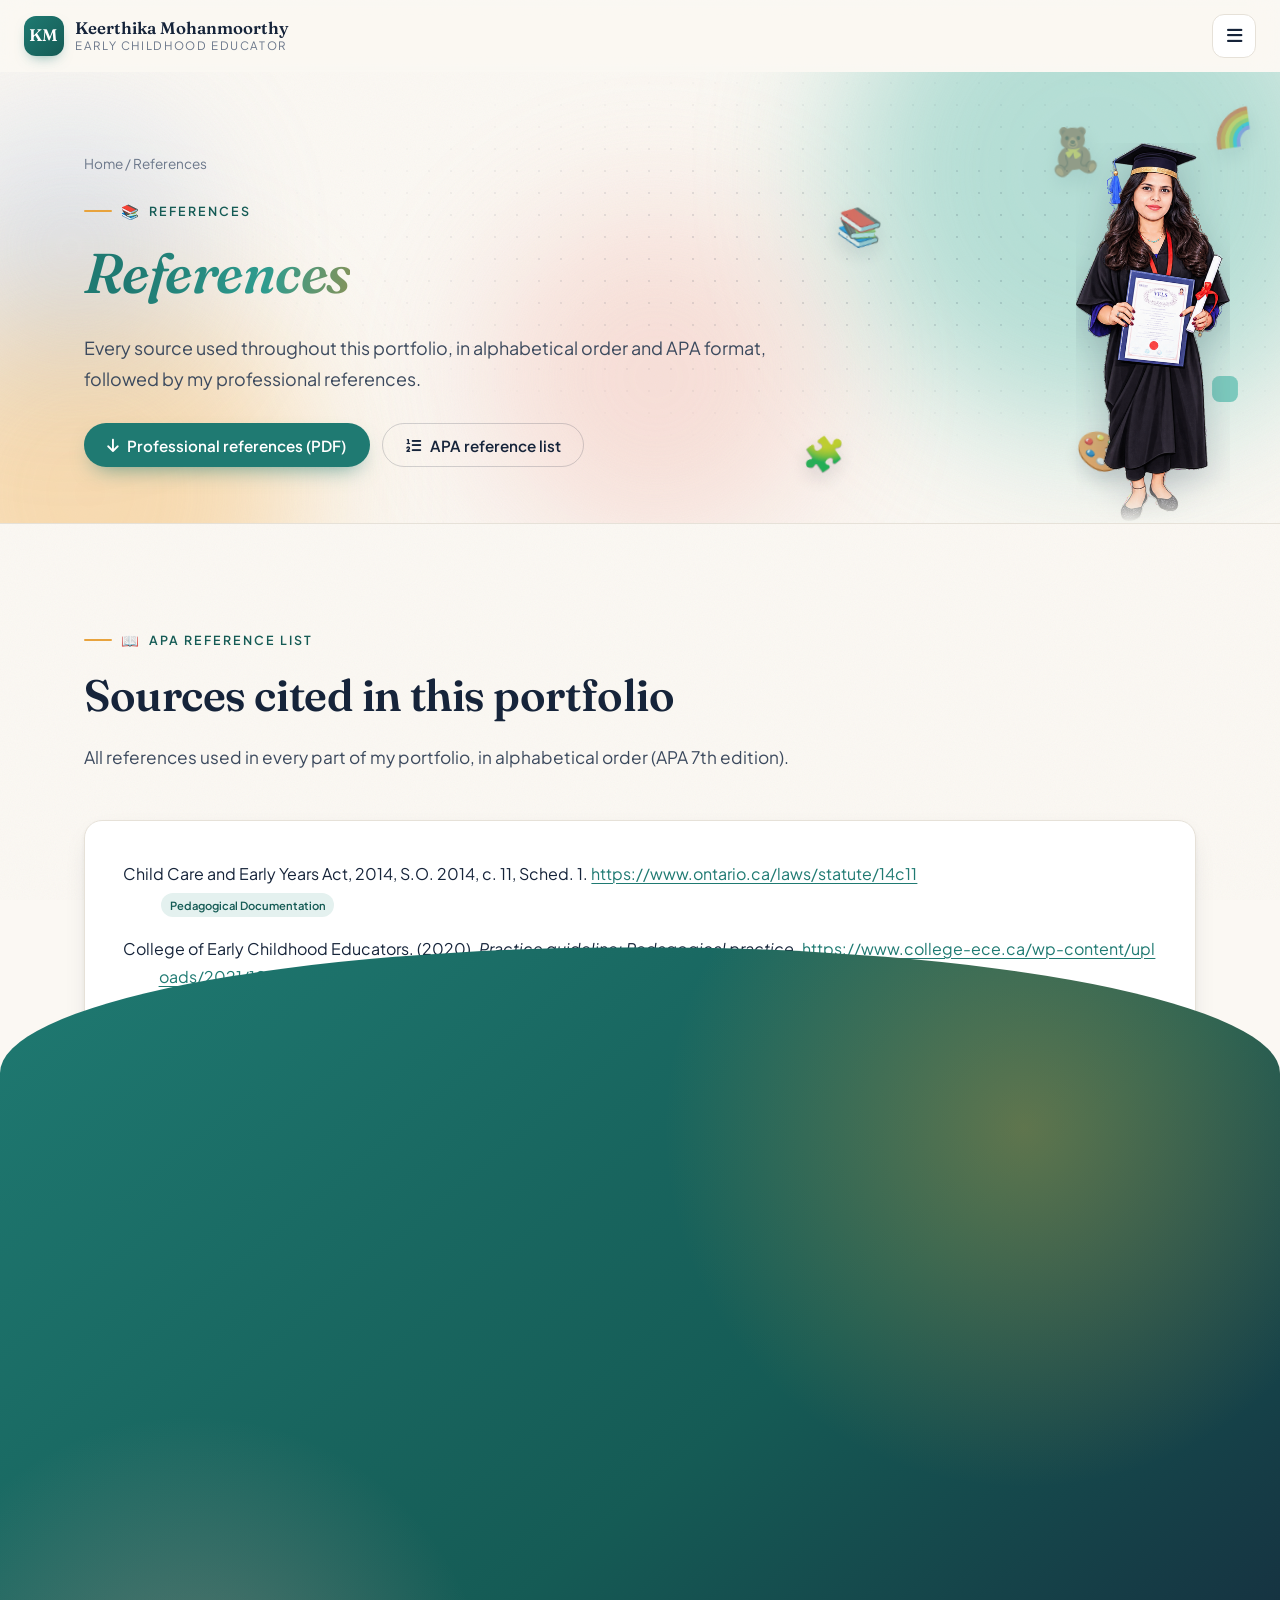
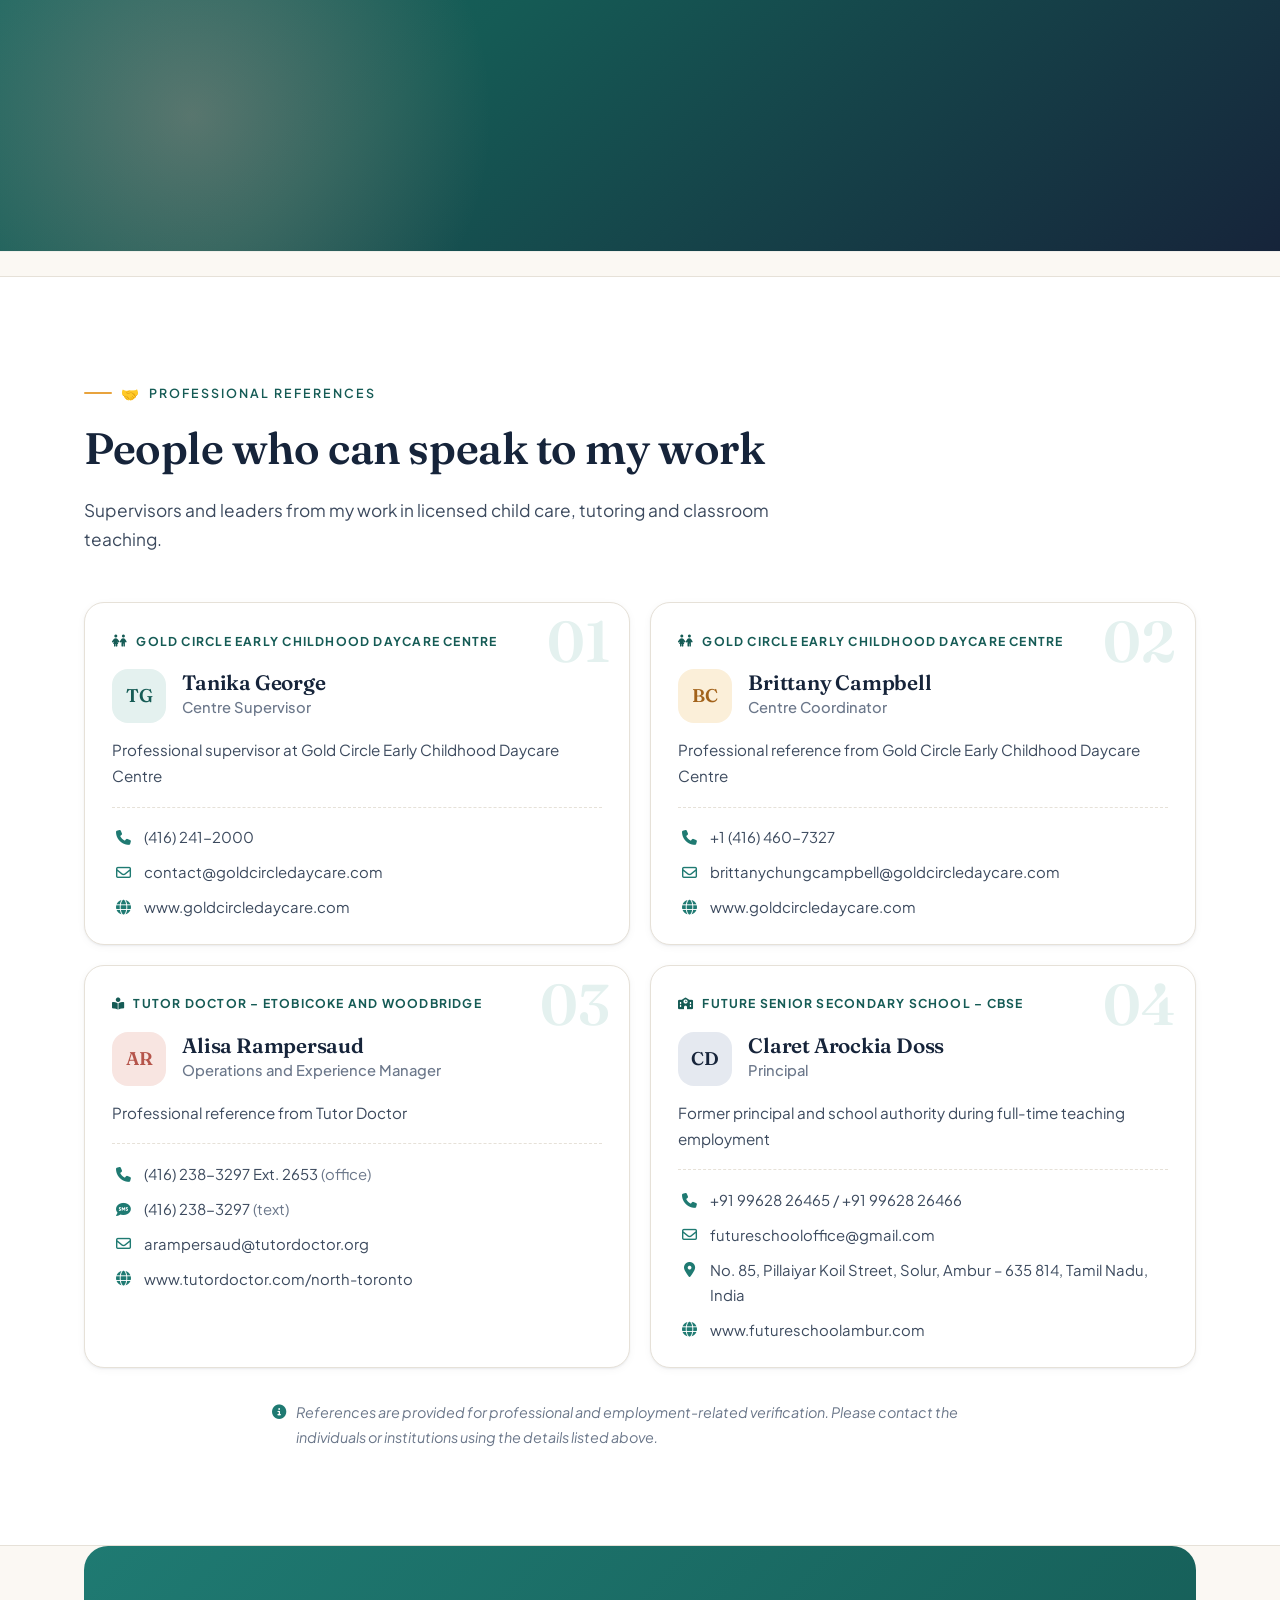
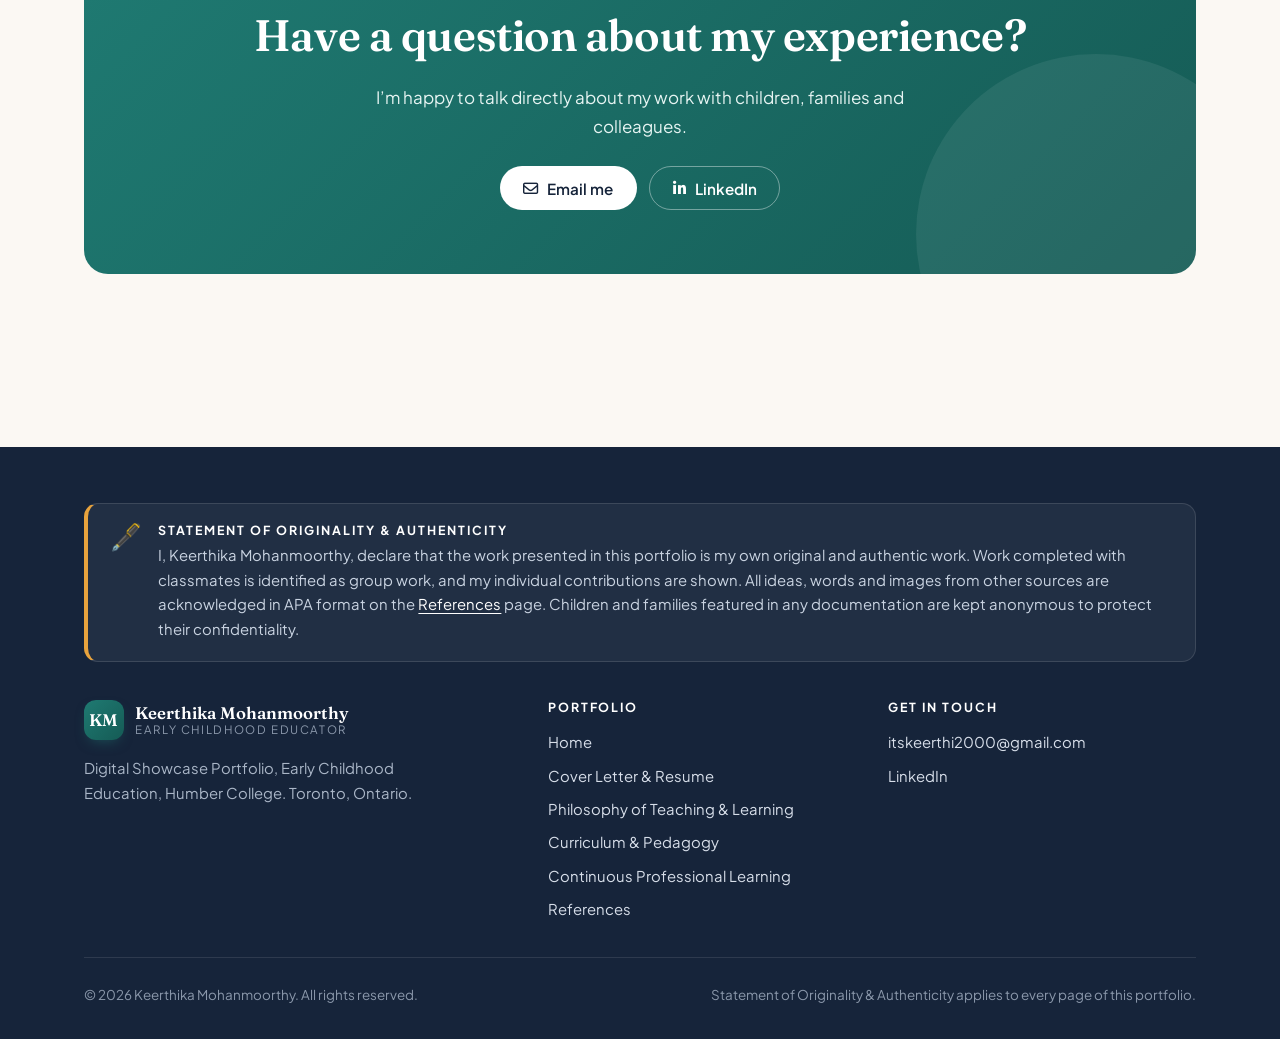
<file: references.html>
<!DOCTYPE html>
<html lang="en-CA" class="no-js">
<head>
  <meta charset="UTF-8" />
  <meta name="viewport" content="width=device-width, initial-scale=1.0" />
  <script>(function(){var h=document.documentElement,a=false;try{if(sessionStorage.getItem("km-pt")==="1"){a=true;sessionStorage.removeItem("km-pt");}}catch(e){}try{var n=performance.getEntriesByType("navigation")[0];if(n&&n.type==="back_forward")a=true;}catch(e){}if(a&&!(window.matchMedia&&matchMedia("(prefers-reduced-motion: reduce)").matches))h.classList.add("pt-arriving");})();</script>
  <title>References | Keerthika Mohanmoorthy</title>
  <meta name="description" content="APA reference list for Keerthika Mohanmoorthy's ECE portfolio, plus her professional references." />
  <meta name="theme-color" content="#16243a" />
  <link rel="icon" href="data:image/svg+xml,%3Csvg xmlns='http://www.w3.org/2000/svg' viewBox='0 0 64 64'%3E%3Crect width='64' height='64' rx='16' fill='%231f7a72'/%3E%3Ctext x='50%25' y='54%25' text-anchor='middle' dominant-baseline='middle' font-family='Georgia,serif' font-size='28' fill='white'%3EKM%3C/text%3E%3C/svg%3E" />
  <link rel="preconnect" href="https://fonts.googleapis.com" />
  <link rel="preconnect" href="https://fonts.gstatic.com" crossorigin />
  <link href="https://fonts.googleapis.com/css2?family=Fraunces:ital,opsz,wght@0,9..144,400;0,9..144,500;0,9..144,600;1,9..144,400;1,9..144,500&family=Plus+Jakarta+Sans:wght@400;500;600;700&display=swap" rel="stylesheet" />
  <link rel="stylesheet" href="https://cdnjs.cloudflare.com/ajax/libs/font-awesome/6.5.2/css/all.min.css" />
  <link rel="stylesheet" href="assets/css/style.css?v=202611131522" />
</head>

<body>
  <a class="skip-link" href="#main">Skip to content</a>

  <header class="site-header">
    <div class="container">
      <a class="brand" href="index.html" aria-label="Keerthika Mohanmoorthy, home">
        <span class="brand-mark">KM</span>
        <span class="brand-text">
          <span class="brand-name">Keerthika Mohanmoorthy</span>
          <span class="brand-role">Early Childhood Educator</span>
        </span>
      </a>
      <button class="nav-toggle" aria-controls="site-nav" aria-expanded="false" aria-label="Toggle navigation"><i class="fa-solid fa-bars"></i></button>
      <nav id="site-nav" class="nav" aria-label="Main">
        <a href="index.html">Home</a>
        <a href="cover-letter.html">Cover Letter &amp; Resume</a>
        <a href="philosophy.html">Philosophy of Teaching &amp; Learning</a>
        <div class="nav-dd">
          <a href="curriculum-pedagogy.html" class="dd-toggle" aria-haspopup="true">Curriculum &amp; Pedagogy <i class="fa-solid fa-chevron-down" aria-hidden="true"></i></a>
          <div class="dd-menu">
            <a href="curriculum-pedagogy.html"><span class="dd-letter"><i class="fa-solid fa-table-cells-large"></i></span> Overview</a>
            <a href="pedagogical-documentation.html"><span class="dd-letter">A</span> Pedagogical Documentation</a>
            <a href="learning-story.html"><span class="dd-letter">B</span> Learning Story</a>
            <a href="inclusive-plans.html"><span class="dd-letter">C</span> Detailed Responsive Inclusive Plans</a>
            <a href="meaningful-artifacts.html"><span class="dd-letter">D</span> Meaningful Artifacts</a>
            <a href="resources-in-practice.html"><span class="dd-letter">E</span> Resources Used in Practice</a>
          </div>
        </div>
        <a href="continuous-learning.html">Continuous Professional Learning</a>
        <a href="references.html" aria-current="page">References</a>
      </nav>
    </div>
  </header>

  <main id="main">
    <section class="page-hero">
      <img class="hero-figure" src="assets/img/keerthika-graduate-mini.png" alt="" width="300" height="742" aria-hidden="true" />
      <div class="aurora" aria-hidden="true"><span></span><span></span><span></span><span></span></div>
      <div class="dot-grid" aria-hidden="true"></div>
      <svg class="shape s1" viewBox="0 0 100 100" aria-hidden="true"><path fill="#f0a99e" d="M50 88S8 62 8 34a20 20 0 0 1 42-8 20 20 0 0 1 42 8c0 28-42 54-42 54z"/></svg>
      <svg class="shape s2" viewBox="0 0 100 100" aria-hidden="true"><circle cx="50" cy="50" r="44" fill="none" stroke="#e8a33d" stroke-width="10"/></svg>
      <svg class="shape s3" viewBox="0 0 100 100" aria-hidden="true"><rect x="12" y="12" width="76" height="76" rx="22" fill="#7cc9bd"/></svg>
      <div class="container">
        <div class="breadcrumb reveal"><a href="index.html">Home</a> / References</div>
        <span class="eyebrow reveal"><span class="em" aria-hidden="true">&#128218;</span> References</span>
        <h1 data-split><em class="text-gradient">References</em></h1>
        <p class="reveal">Every source used throughout this portfolio, in alphabetical order and APA format, followed by my professional references.</p>
        <div class="hero-actions reveal" style="margin:1.8rem 0 0">
          <a class="btn btn-primary magnetic" href="assets/docs/application/Keerthika_Mohanmoorthy_Professional_References.pdf" download><i class="fa-solid fa-arrow-down"></i> Professional references (PDF)</a>
          <a class="btn btn-ghost magnetic" href="#apa"><i class="fa-solid fa-list-ol"></i> APA reference list</a>
        </div>
      </div>
    </section>

    <!-- ===== APA references ===== -->
    <section class="section" id="apa">
      <div class="container">
        <div class="section-head reveal">
          <span class="eyebrow"><span class="em" aria-hidden="true">&#128214;</span> APA Reference List</span>
          <h2>Sources cited in this portfolio</h2>
          <p>All references used in every part of my portfolio, in alphabetical order (APA 7th edition).</p>
        </div>
        <ol class="apa-list reveal">
          <li><span class="apa-entry">Child Care and Early Years Act, 2014, S.O. 2014, c. 11, Sched. 1. <a href="https://www.ontario.ca/laws/statute/14c11" target="_blank" rel="noopener">https://www.ontario.ca/laws/statute/14c11</a></span><span class="used-in"><span>Pedagogical Documentation</span></span></li>
          <li><span class="apa-entry">College of Early Childhood Educators. (2020). <i>Practice guideline: Pedagogical practice</i>. <a href="https://www.college-ece.ca/wp-content/uploads/2021/10/Practice_Guideline_Pedagogical_Practice.pdf" target="_blank" rel="noopener">https://www.college-ece.ca/wp-content/uploads/2021/10/Practice_Guideline_Pedagogical_Practice.pdf</a></span><span class="used-in"><span>Philosophy</span><span>Pedagogical Documentation</span></span></li>
          <li><span class="apa-entry">Edwards, C., Gandini, L., &amp; Forman, G. (Eds.). (2012). <i>The hundred languages of children: The Reggio Emilia experience in transformation</i> (3rd ed.). Praeger.</span><span class="used-in"><span>Philosophy</span></span></li>
          <li><span class="apa-entry">General, O. Reg. 137/15. <a href="https://www.ontario.ca/laws/regulation/150137" target="_blank" rel="noopener">https://www.ontario.ca/laws/regulation/150137</a></span><span class="used-in"><span>Pedagogical Documentation</span></span></li>
          <li><span class="apa-entry">Harrison, T. (2014, April 21). <i>Preschool observation part 3</i> [Video]. YouTube. <a href="https://www.youtube.com/watch?v=ZtJ7my7RCnk" target="_blank" rel="noopener">https://www.youtube.com/watch?v=ZtJ7my7RCnk</a></span><span class="used-in"><span>Pedagogical Documentation</span></span></li>
          <li><span class="apa-entry">Malaguzzi, L. (1994). Your image of the child: Where teaching begins. <i>Child Care Information Exchange, 96</i>, 52&#8211;56. <a href="https://www.sightlines-initiative.com/images/Library/reggio/Your_Image_of_the_Child-Where_Teaching_Begins.pdf" target="_blank" rel="noopener">https://www.sightlines-initiative.com/images/Library/reggio/Your_Image_of_the_Child-Where_Teaching_Begins.pdf</a></span><span class="used-in"><span>Philosophy</span></span></li>
          <li><span class="apa-entry">Ontario Ministry of Education. (2014). <i>How does learning happen? Ontario&#8217;s pedagogy for the early years</i>. Queen&#8217;s Printer for Ontario. <a href="https://files.ontario.ca/edu-how-does-learning-happen-en-2021-03-23.pdf" target="_blank" rel="noopener">https://files.ontario.ca/edu-how-does-learning-happen-en-2021-03-23.pdf</a></span><span class="used-in"><span>Philosophy</span><span>Pedagogical Documentation</span></span></li>
          <li><span class="apa-entry">Toulouse, P. R. (2018). Each child brings a special gift: Nurturing Indigenous identity and belonging. In <i>Think, feel, act: Empowering children in the middle years</i> (pp. 15&#8211;24). Ontario Ministry of Education. <a href="https://www.ontario.ca/files/2025-07/edu-think-feel-act-empowering-children-in-the-middle-years-en-2025-07-30.pdf" target="_blank" rel="noopener">https://www.ontario.ca/files/2025-07/edu-think-feel-act-empowering-children-in-the-middle-years-en-2025-07-30.pdf</a></span><span class="used-in"><span>Philosophy</span></span></li>
          <li><span class="apa-entry">Wien, C. A. (2018). Environments that support engagement and expression. In <i>Think, feel, act: Empowering children in the middle years</i> (pp. 4&#8211;14). Ontario Ministry of Education. <a href="https://www.ontario.ca/files/2025-07/edu-think-feel-act-empowering-children-in-the-middle-years-en-2025-07-30.pdf" target="_blank" rel="noopener">https://www.ontario.ca/files/2025-07/edu-think-feel-act-empowering-children-in-the-middle-years-en-2025-07-30.pdf</a></span><span class="used-in"><span>Philosophy</span></span></li>
        </ol>
      </div>
    </section>

    <section class="section section-alt">
      <div class="container">
        <div class="section-head reveal" id="professional">
          <span class="eyebrow"><span class="em" aria-hidden="true">&#129309;</span> Professional References</span>
          <h2>People who can speak to my work</h2>
          <p>Supervisors and leaders from my work in licensed child care, tutoring and classroom teaching.</p>
        </div>
        <div class="ref-grid" data-stagger="110">

          <article class="ref-card spot reveal-scale">
            <div class="ref-num">01</div>
            <div class="ref-org"><i class="fa-solid fa-children"></i> Gold Circle Early Childhood Daycare Centre</div>
            <div class="ref-person">
              <span class="ref-avatar" aria-hidden="true">TG</span>
              <div>
                <h2 class="ref-name">Tanika George</h2>
                <div class="ref-role">Centre Supervisor</div>
              </div>
            </div>
            <p class="ref-rel">Professional supervisor at Gold Circle Early Childhood Daycare Centre</p>
            <ul class="ref-contact">
              <li><i class="fa-solid fa-phone"></i><a href="tel:+14162412000">(416) 241-2000</a></li>
              <li><i class="fa-regular fa-envelope"></i><a href="mailto:contact@goldcircledaycare.com">contact@goldcircledaycare.com</a></li>
              <li><i class="fa-solid fa-globe"></i><a href="https://www.goldcircledaycare.com" target="_blank" rel="noopener">www.goldcircledaycare.com</a></li>
            </ul>
          </article>

          <article class="ref-card spot reveal-scale">
            <div class="ref-num">02</div>
            <div class="ref-org"><i class="fa-solid fa-children"></i> Gold Circle Early Childhood Daycare Centre</div>
            <div class="ref-person">
              <span class="ref-avatar sun" aria-hidden="true">BC</span>
              <div>
                <h2 class="ref-name">Brittany Campbell</h2>
                <div class="ref-role">Centre Coordinator</div>
              </div>
            </div>
            <p class="ref-rel">Professional reference from Gold Circle Early Childhood Daycare Centre</p>
            <ul class="ref-contact">
              <li><i class="fa-solid fa-phone"></i><a href="tel:+14164607327">+1 (416) 460-7327</a></li>
              <li><i class="fa-regular fa-envelope"></i><a href="mailto:brittanychungcampbell@goldcircledaycare.com">brittanychungcampbell@goldcircledaycare.com</a></li>
              <li><i class="fa-solid fa-globe"></i><a href="https://www.goldcircledaycare.com" target="_blank" rel="noopener">www.goldcircledaycare.com</a></li>
            </ul>
          </article>

          <article class="ref-card spot reveal-scale">
            <div class="ref-num">03</div>
            <div class="ref-org"><i class="fa-solid fa-book-open-reader"></i> Tutor Doctor &#8211; Etobicoke and Woodbridge</div>
            <div class="ref-person">
              <span class="ref-avatar rose" aria-hidden="true">AR</span>
              <div>
                <h2 class="ref-name">Alisa Rampersaud</h2>
                <div class="ref-role">Operations and Experience Manager</div>
              </div>
            </div>
            <p class="ref-rel">Professional reference from Tutor Doctor</p>
            <ul class="ref-contact">
              <li><i class="fa-solid fa-phone"></i><span><a href="tel:+14162383297,2653">(416) 238-3297 Ext. 2653</a> <span class="muted">(office)</span></span></li>
              <li><i class="fa-solid fa-comment-sms"></i><span><a href="sms:+14162383297">(416) 238-3297</a> <span class="muted">(text)</span></span></li>
              <li><i class="fa-regular fa-envelope"></i><a href="mailto:arampersaud@tutordoctor.org">arampersaud@tutordoctor.org</a></li>
              <li><i class="fa-solid fa-globe"></i><a href="https://www.tutordoctor.com/north-toronto" target="_blank" rel="noopener">www.tutordoctor.com/north-toronto</a></li>
            </ul>
          </article>

          <article class="ref-card spot reveal-scale">
            <div class="ref-num">04</div>
            <div class="ref-org"><i class="fa-solid fa-school"></i> Future Senior Secondary School &#8211; CBSE</div>
            <div class="ref-person">
              <span class="ref-avatar navy" aria-hidden="true">CD</span>
              <div>
                <h2 class="ref-name">Claret Arockia Doss</h2>
                <div class="ref-role">Principal</div>
              </div>
            </div>
            <p class="ref-rel">Former principal and school authority during full-time teaching employment</p>
            <ul class="ref-contact">
              <li><i class="fa-solid fa-phone"></i><span><a href="tel:+919962826465">+91 99628 26465</a> / <a href="tel:+919962826466">+91 99628 26466</a></span></li>
              <li><i class="fa-regular fa-envelope"></i><a href="mailto:futureschooloffice@gmail.com">futureschooloffice@gmail.com</a></li>
              <li><i class="fa-solid fa-location-dot"></i><span>No. 85, Pillaiyar Koil Street, Solur, Ambur &#8211; 635 814, Tamil Nadu, India</span></li>
              <li><i class="fa-solid fa-globe"></i><a href="https://www.futureschoolambur.com" target="_blank" rel="noopener">www.futureschoolambur.com</a></li>
            </ul>
          </article>

        </div>
        <p class="ref-note reveal"><i class="fa-solid fa-circle-info"></i> References are provided for professional and employment-related verification. Please contact the individuals or institutions using the details listed above.</p>
      </div>
    </section>

    <section class="section" style="padding-top:0">
      <div class="container">
        <div class="cta reveal-scale">
          <h2>Have a question about my experience?</h2>
          <p>I&#8217;m happy to talk directly about my work with children, families and colleagues.</p>
          <div class="band-actions">
            <a class="btn btn-light magnetic" href="mailto:itskeerthi2000@gmail.com"><i class="fa-regular fa-envelope"></i> Email me</a>
            <a class="btn btn-outline-light magnetic" href="https://www.linkedin.com/in/keerthika-mohanmoorthy" target="_blank" rel="noopener"><i class="fa-brands fa-linkedin-in"></i> LinkedIn</a>
          </div>
        </div>
      </div>
    </section>
  </main>

  <footer class="site-footer">
    <div class="container">
      <div class="originality" role="note" aria-labelledby="originality-title">
        <span class="orig-icon" aria-hidden="true">&#128395;&#65039;</span>
        <div>
          <h4 id="originality-title">Statement of Originality &amp; Authenticity</h4>
          <p>I, Keerthika Mohanmoorthy, declare that the work presented in this portfolio is my own original and authentic work. Work completed with classmates is identified as group work, and my individual contributions are shown. All ideas, words and images from other sources are acknowledged in APA format on the <a href="references.html">References</a> page. Children and families featured in any documentation are kept anonymous to protect their confidentiality.</p>
        </div>
      </div>
      <div class="footer-grid">
        <div class="footer-brand">
          <a class="brand" href="index.html">
            <span class="brand-mark">KM</span>
            <span class="brand-text"><span class="brand-name">Keerthika Mohanmoorthy</span><span class="brand-role">Early Childhood Educator</span></span>
          </a>
          <p>Digital Showcase Portfolio, Early Childhood Education, Humber College. Toronto, Ontario.</p>
        </div>
        <div>
          <h4>Portfolio</h4>
          <ul>
            <li><a href="index.html">Home</a></li>
            <li><a href="cover-letter.html">Cover Letter &amp; Resume</a></li>
            <li><a href="philosophy.html">Philosophy of Teaching &amp; Learning</a></li>
            <li><a href="curriculum-pedagogy.html">Curriculum &amp; Pedagogy</a></li>
            <li><a href="continuous-learning.html">Continuous Professional Learning</a></li>
            <li><a href="references.html">References</a></li>
          </ul>
        </div>
        <div>
          <h4>Get in touch</h4>
          <ul>
            <li><a href="mailto:itskeerthi2000@gmail.com">itskeerthi2000@gmail.com</a></li>
            <li><a href="https://www.linkedin.com/in/keerthika-mohanmoorthy" target="_blank" rel="noopener">LinkedIn</a></li>
          </ul>
        </div>
      </div>
      <div class="footer-bottom">
        <span>&#169; <span data-year>2026</span> Keerthika Mohanmoorthy. All rights reserved.</span>
        <span>Statement of Originality &amp; Authenticity applies to every page of this portfolio.</span>
      </div>
    </div>
  </footer>

  <script src="assets/js/main.js?v=202611131522"></script>
</body>
</html>
</file>
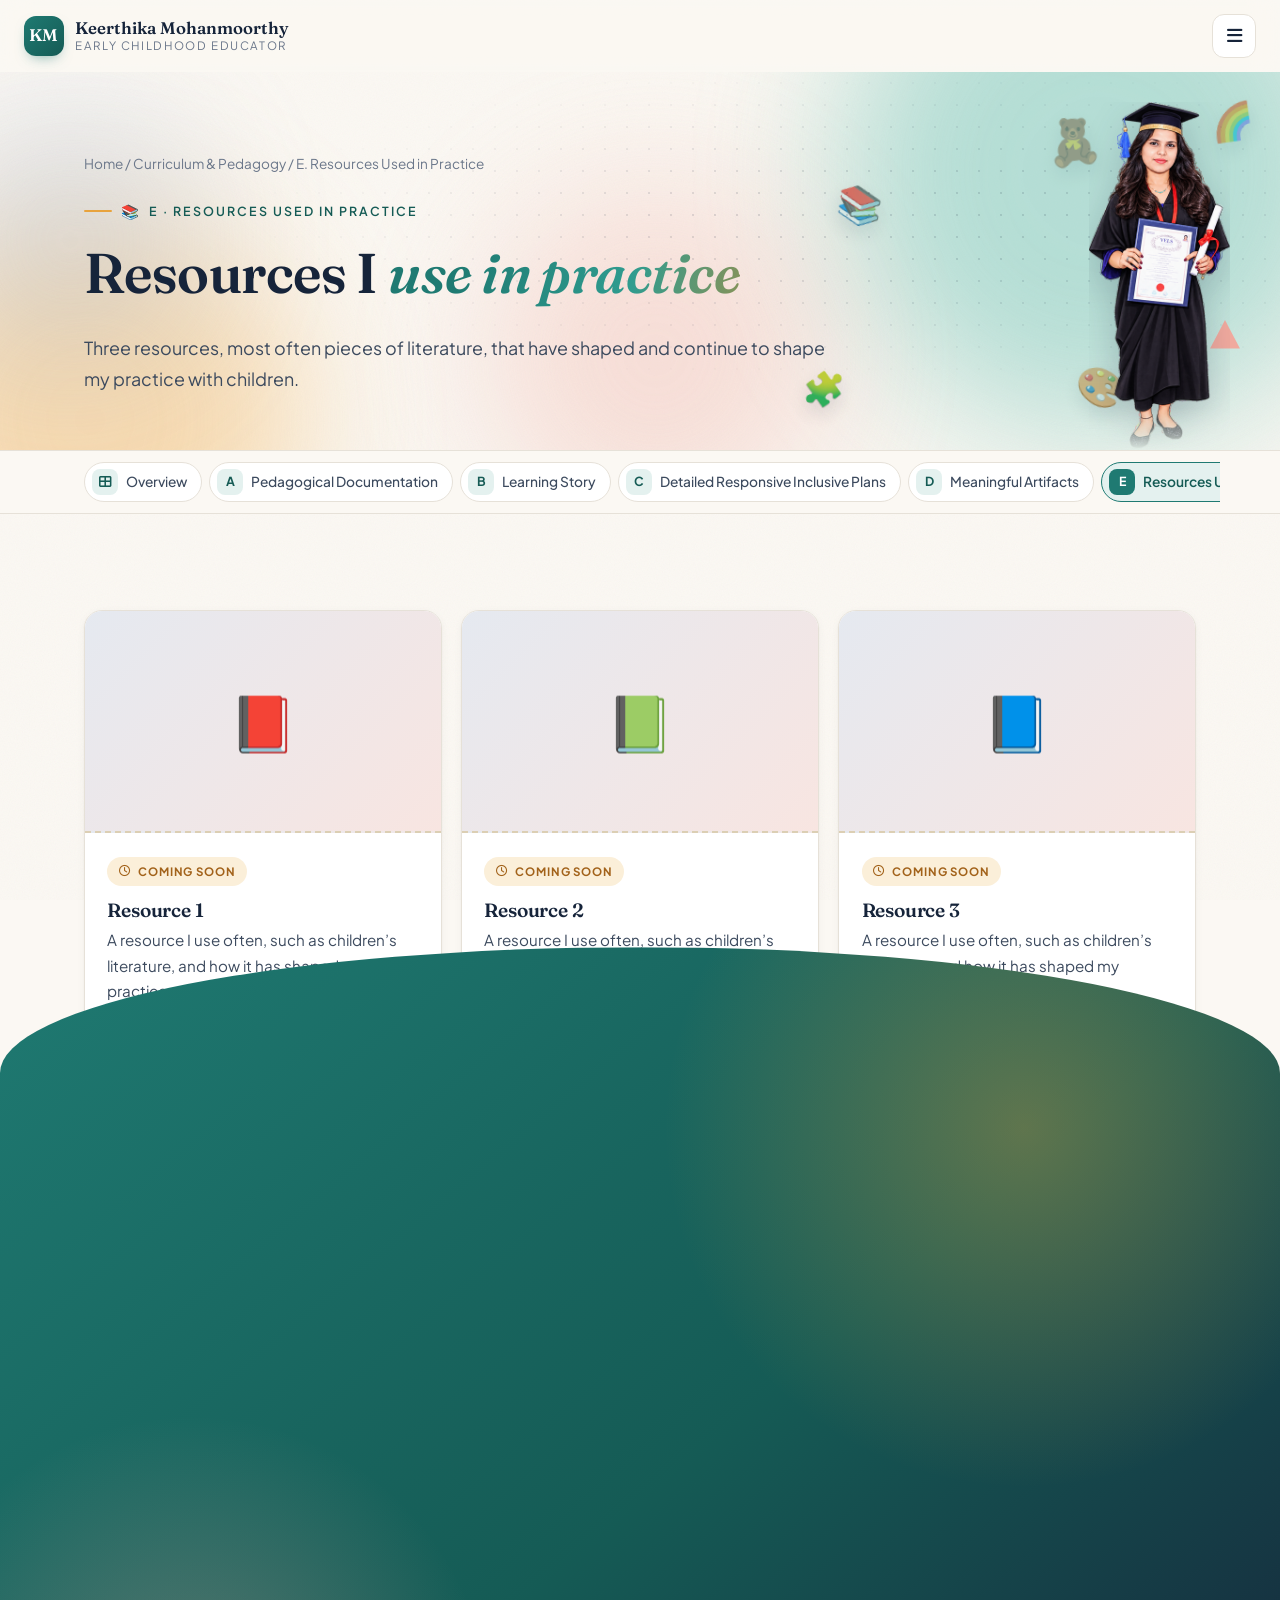
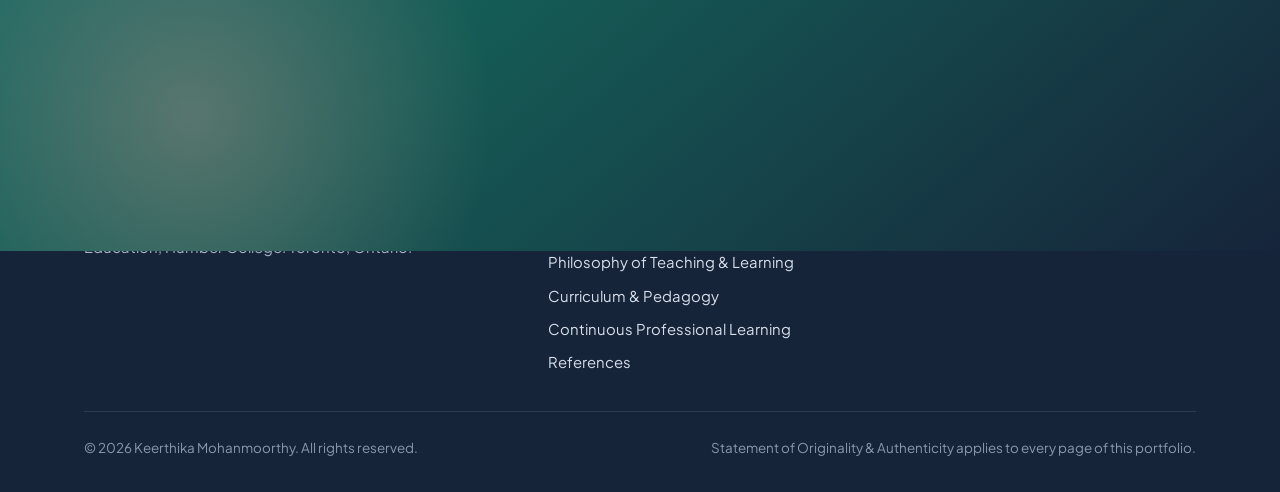
<file: resources-in-practice.html>
<!DOCTYPE html>
<html lang="en-CA" class="no-js">
<head>
  <meta charset="UTF-8" />
  <meta name="viewport" content="width=device-width, initial-scale=1.0" />
  <script>(function(){var h=document.documentElement,a=false;try{if(sessionStorage.getItem("km-pt")==="1"){a=true;sessionStorage.removeItem("km-pt");}}catch(e){}try{var n=performance.getEntriesByType("navigation")[0];if(n&&n.type==="back_forward")a=true;}catch(e){}if(a&&!(window.matchMedia&&matchMedia("(prefers-reduced-motion: reduce)").matches))h.classList.add("pt-arriving");})();</script>
  <title>E. Resources Used in Practice | Keerthika Mohanmoorthy</title>
  <meta name="description" content="Three resources, including children's literature, that shape Keerthika Mohanmoorthy's early childhood practice." />
  <meta name="theme-color" content="#16243a" />
  <link rel="icon" href="data:image/svg+xml,%3Csvg xmlns='http://www.w3.org/2000/svg' viewBox='0 0 64 64'%3E%3Crect width='64' height='64' rx='16' fill='%231f7a72'/%3E%3Ctext x='50%25' y='54%25' text-anchor='middle' dominant-baseline='middle' font-family='Georgia,serif' font-size='28' fill='white'%3EKM%3C/text%3E%3C/svg%3E" />
  <link rel="preconnect" href="https://fonts.googleapis.com" />
  <link rel="preconnect" href="https://fonts.gstatic.com" crossorigin />
  <link href="https://fonts.googleapis.com/css2?family=Fraunces:ital,opsz,wght@0,9..144,400;0,9..144,500;0,9..144,600;1,9..144,400;1,9..144,500&family=Plus+Jakarta+Sans:wght@400;500;600;700&display=swap" rel="stylesheet" />
  <link rel="stylesheet" href="https://cdnjs.cloudflare.com/ajax/libs/font-awesome/6.5.2/css/all.min.css" />
  <link rel="stylesheet" href="assets/css/style.css?v=202611131522" />
</head>

<body>
  <a class="skip-link" href="#main">Skip to content</a>

  <header class="site-header">
    <div class="container">
      <a class="brand" href="index.html" aria-label="Keerthika Mohanmoorthy, home">
        <span class="brand-mark">KM</span>
        <span class="brand-text">
          <span class="brand-name">Keerthika Mohanmoorthy</span>
          <span class="brand-role">Early Childhood Educator</span>
        </span>
      </a>
      <button class="nav-toggle" aria-controls="site-nav" aria-expanded="false" aria-label="Toggle navigation"><i class="fa-solid fa-bars"></i></button>
      <nav id="site-nav" class="nav" aria-label="Main">
        <a href="index.html">Home</a>
        <a href="cover-letter.html">Cover Letter &amp; Resume</a>
        <a href="philosophy.html">Philosophy of Teaching &amp; Learning</a>
        <div class="nav-dd">
          <a href="curriculum-pedagogy.html" class="dd-toggle is-active" aria-haspopup="true">Curriculum &amp; Pedagogy <i class="fa-solid fa-chevron-down" aria-hidden="true"></i></a>
          <div class="dd-menu">
            <a href="curriculum-pedagogy.html"><span class="dd-letter"><i class="fa-solid fa-table-cells-large"></i></span> Overview</a>
            <a href="pedagogical-documentation.html"><span class="dd-letter">A</span> Pedagogical Documentation</a>
            <a href="learning-story.html"><span class="dd-letter">B</span> Learning Story</a>
            <a href="inclusive-plans.html"><span class="dd-letter">C</span> Detailed Responsive Inclusive Plans</a>
            <a href="meaningful-artifacts.html"><span class="dd-letter">D</span> Meaningful Artifacts</a>
            <a href="resources-in-practice.html" aria-current="page"><span class="dd-letter">E</span> Resources Used in Practice</a>
          </div>
        </div>
        <a href="continuous-learning.html">Continuous Professional Learning</a>
        <a href="references.html">References</a>
      </nav>
    </div>
  </header>

  <main id="main">
    <section class="page-hero">
      <img class="hero-figure" src="assets/img/keerthika-graduate-mini.png" alt="" width="300" height="742" aria-hidden="true" />
      <div class="aurora" aria-hidden="true"><span></span><span></span><span></span><span></span></div>
      <div class="dot-grid" aria-hidden="true"></div>
      <svg class="shape s1" viewBox="0 0 100 100" aria-hidden="true"><path fill="#7cc9bd" d="M50 4c8 18 28 20 42 14-6 16 2 34 4 48-16-2-30 10-46 30-14-20-30-30-46-30 4-16 10-32 4-48 14 6 34 4 42-14z"/></svg>
      <svg class="shape s2" viewBox="0 0 100 100" aria-hidden="true"><circle cx="50" cy="50" r="44" fill="none" stroke="#e8a33d" stroke-width="10"/></svg>
      <svg class="shape s3" viewBox="0 0 100 100" aria-hidden="true"><polygon points="50,6 94,90 6,90" fill="#f0a99e"/></svg>
      <div class="container">
        <div class="breadcrumb reveal"><a href="index.html">Home</a> / <a href="curriculum-pedagogy.html">Curriculum &amp; Pedagogy</a> / E. Resources Used in Practice</div>
        <span class="eyebrow reveal"><span class="em" aria-hidden="true">&#128218;</span> E &#183; Resources Used in Practice</span>
        <h1 data-split>Resources I <em class="text-gradient">use in practice</em></h1>
        <p class="reveal">Three resources, most often pieces of literature, that have shaped and continue to shape my practice with children.</p>
      </div>
    </section>
    <nav class="cp-subnav" aria-label="Curriculum and Pedagogy subpages">
      <div class="container">
        <a href="curriculum-pedagogy.html"><span class="dd-letter"><i class="fa-solid fa-table-cells-large"></i></span> Overview</a>
        <a href="pedagogical-documentation.html"><span class="dd-letter">A</span> Pedagogical Documentation</a>
        <a href="learning-story.html"><span class="dd-letter">B</span> Learning Story</a>
        <a href="inclusive-plans.html"><span class="dd-letter">C</span> Detailed Responsive Inclusive Plans</a>
        <a href="meaningful-artifacts.html"><span class="dd-letter">D</span> Meaningful Artifacts</a>
        <a href="resources-in-practice.html" aria-current="page"><span class="dd-letter">E</span> Resources Used in Practice</a>
      </div>
    </nav>

    <section class="section">
      <div class="container">
        <div class="artifact-grid" data-stagger="110">
          <article class="artifact resource reveal-scale">
            <div class="artifact-media book" aria-hidden="true"><span>&#128213;</span></div>
            <div class="artifact-body">
              <span class="pending-tag"><i class="fa-regular fa-clock"></i> Coming soon</span>
              <h3>Resource 1</h3>
              <p>A resource I use often, such as children&#8217;s literature, and how it has shaped my practice.</p>
              <p class="small muted"><i class="fa-solid fa-pen-nib"></i> Reflective narrative: how it was used in practice and why it is in my portfolio (about 100 to 150 words).</p>
            </div>
          </article>
          <article class="artifact resource reveal-scale">
            <div class="artifact-media book" aria-hidden="true"><span>&#128215;</span></div>
            <div class="artifact-body">
              <span class="pending-tag"><i class="fa-regular fa-clock"></i> Coming soon</span>
              <h3>Resource 2</h3>
              <p>A resource I use often, such as children&#8217;s literature, and how it has shaped my practice.</p>
              <p class="small muted"><i class="fa-solid fa-pen-nib"></i> Reflective narrative: how it was used in practice and why it is in my portfolio (about 100 to 150 words).</p>
            </div>
          </article>
          <article class="artifact resource reveal-scale">
            <div class="artifact-media book" aria-hidden="true"><span>&#128216;</span></div>
            <div class="artifact-body">
              <span class="pending-tag"><i class="fa-regular fa-clock"></i> Coming soon</span>
              <h3>Resource 3</h3>
              <p>A resource I use often, such as children&#8217;s literature, and how it has shaped my practice.</p>
              <p class="small muted"><i class="fa-solid fa-pen-nib"></i> Reflective narrative: how it was used in practice and why it is in my portfolio (about 100 to 150 words).</p>
            </div>
          </article>
        </div>
      </div>
    </section>
    <section class="section-tight">
      <div class="container">
        <nav class="cp-pager" aria-label="Previous and next subpage">
          <a class="prev" href="meaningful-artifacts.html"><small><i class="fa-solid fa-arrow-left"></i> Previous</small><span>D. Meaningful Artifacts</span></a>
          <a class="next" href="continuous-learning.html"><small>Next <i class="fa-solid fa-arrow-right"></i></small><span>Continuous Professional Learning</span></a>
        </nav>
      </div>
    </section>
  </main>

  <footer class="site-footer">
    <div class="container">
      <div class="originality" role="note" aria-labelledby="originality-title">
        <span class="orig-icon" aria-hidden="true">&#128395;&#65039;</span>
        <div>
          <h4 id="originality-title">Statement of Originality &amp; Authenticity</h4>
          <p>I, Keerthika Mohanmoorthy, declare that the work presented in this portfolio is my own original and authentic work. Work completed with classmates is identified as group work, and my individual contributions are shown. All ideas, words and images from other sources are acknowledged in APA format on the <a href="references.html">References</a> page. Children and families featured in any documentation are kept anonymous to protect their confidentiality.</p>
        </div>
      </div>
      <div class="footer-grid">
        <div class="footer-brand">
          <a class="brand" href="index.html">
            <span class="brand-mark">KM</span>
            <span class="brand-text"><span class="brand-name">Keerthika Mohanmoorthy</span><span class="brand-role">Early Childhood Educator</span></span>
          </a>
          <p>Digital Showcase Portfolio, Early Childhood Education, Humber College. Toronto, Ontario.</p>
        </div>
        <div>
          <h4>Portfolio</h4>
          <ul>
            <li><a href="index.html">Home</a></li>
            <li><a href="cover-letter.html">Cover Letter &amp; Resume</a></li>
            <li><a href="philosophy.html">Philosophy of Teaching &amp; Learning</a></li>
            <li><a href="curriculum-pedagogy.html">Curriculum &amp; Pedagogy</a></li>
            <li><a href="continuous-learning.html">Continuous Professional Learning</a></li>
            <li><a href="references.html">References</a></li>
          </ul>
        </div>
        <div>
          <h4>Get in touch</h4>
          <ul>
            <li><a href="mailto:itskeerthi2000@gmail.com">itskeerthi2000@gmail.com</a></li>
            <li><a href="https://www.linkedin.com/in/keerthika-mohanmoorthy" target="_blank" rel="noopener">LinkedIn</a></li>
          </ul>
        </div>
      </div>
      <div class="footer-bottom">
        <span>&#169; <span data-year>2026</span> Keerthika Mohanmoorthy. All rights reserved.</span>
        <span>Statement of Originality &amp; Authenticity applies to every page of this portfolio.</span>
      </div>
    </div>
  </footer>

  <script src="assets/js/main.js?v=202611131522"></script>
</body>
</html>
</file>
<file: assets/css/style.css>
/* ==========================================================================
   Keerthika Mohanmoorthy \2014  ECE Portfolio
   Shared design system
   ========================================================================== */

:root {
  --ink: #16243a;          /* deep navy \2014  headings */
  --ink-soft: #3c4a5e;     /* body text */
  --muted: #6b778a;        /* secondary text */
  --line: #e6e1d8;         /* hairlines */
  --paper: #fbf8f3;        /* warm page background */
  --card: #ffffff;
  --teal: #1f7a72;         /* primary accent (matches r\e9 sum\e9 ) */
  --teal-deep: #155b55;
  --teal-tint: #e4f1ef;
  --sun: #e8a33d;          /* warm secondary accent */
  --sun-tint: #fbefd9;
  --rose: #d9776a;
  --rose-tint: #f8e5e1;
  --navy-band: #16243a;

  --serif: "Fraunces", Georgia, "Times New Roman", serif;
  --sans: "Plus Jakarta Sans", system-ui, -apple-system, "Segoe UI", Roboto, sans-serif;

  --radius: 18px;
  --radius-sm: 10px;
  --shadow-sm: 0 1px 2px rgba(22, 36, 58, .06), 0 2px 8px rgba(22, 36, 58, .04);
  --shadow: 0 10px 30px -12px rgba(22, 36, 58, .18), 0 2px 6px rgba(22, 36, 58, .05);
  --shadow-lg: 0 30px 60px -20px rgba(22, 36, 58, .28);
  --max: 1160px;
  --header-h: 72px;
}

*, *::before, *::after { box-sizing: border-box; }

html { scroll-behavior: smooth; scroll-padding-top: calc(var(--header-h) + 16px); }

body {
  margin: 0;
  font-family: var(--sans);
  font-size: 1.0625rem;
  line-height: 1.7;
  color: var(--ink-soft);
  background: var(--paper);
  -webkit-font-smoothing: antialiased;
  text-rendering: optimizeLegibility;
}

img { max-width: 100%; display: block; }
a { color: var(--teal); text-decoration-thickness: 1px; text-underline-offset: 3px; }
a:hover { color: var(--teal-deep); }

h1, h2, h3, h4 { font-family: var(--serif); color: var(--ink); line-height: 1.15; margin: 0 0 .5em; font-weight: 600; letter-spacing: -.01em; }
h1 { font-size: clamp(2.4rem, 5.5vw, 4.2rem); font-weight: 600; }
h2 { font-size: clamp(1.9rem, 3.6vw, 2.75rem); }
h3 { font-size: 1.35rem; }
p { margin: 0 0 1rem; }

.skip-link {
  position: absolute; left: -999px; top: 8px; z-index: 2000;
  background: var(--ink); color: #fff; padding: .6rem 1rem; border-radius: 8px;
}
.skip-link:focus { left: 16px; }

:focus-visible { outline: 3px solid var(--sun); outline-offset: 3px; border-radius: 6px; }

.container { width: 100%; max-width: var(--max); margin: 0 auto; padding: 0 24px; }
@media (max-width: 600px) { .container { padding: 0 16px; } }

/* ---------- Header ---------- */
.site-header {
  position: sticky; top: 0; z-index: 1000;
  height: var(--header-h);
  background: rgba(251, 248, 243, .82);
  backdrop-filter: saturate(160%) blur(14px);
  -webkit-backdrop-filter: saturate(160%) blur(14px);
  border-bottom: 1px solid transparent;
  transition: border-color .3s, box-shadow .3s;
}
.site-header.scrolled { border-bottom-color: var(--line); box-shadow: 0 6px 20px -16px rgba(22,36,58,.35); }
.site-header .container { height: 100%; display: flex; align-items: center; justify-content: space-between; gap: 1rem; max-width: 1320px; }
.brand-name, .brand-role { white-space: nowrap; }
.brand-mark { flex-shrink: 0; }
@media (max-width: 420px) { .brand-role { display: none; } }

.brand { display: flex; align-items: center; gap: .7rem; text-decoration: none; color: var(--ink); }
.brand-mark {
  width: 40px; height: 40px; border-radius: 12px;
  display: grid; place-items: center;
  background: linear-gradient(135deg, var(--teal), var(--teal-deep));
  color: #fff; font-family: var(--serif); font-weight: 600; font-size: 1.05rem; letter-spacing: .02em;
  box-shadow: 0 6px 14px -6px rgba(31,122,114,.6);
}
.brand-text { display: flex; flex-direction: column; line-height: 1.15; }
.brand-name { font-family: var(--serif); font-weight: 600; font-size: 1.05rem; }
.brand-role { font-size: .72rem; letter-spacing: .14em; text-transform: uppercase; color: var(--muted); }

.nav { display: flex; align-items: center; gap: .25rem; }
.nav a { white-space: nowrap;
  position: relative; text-decoration: none; color: var(--ink-soft);
  font-size: .92rem; font-weight: 500; padding: .5rem .8rem; border-radius: 999px;
  transition: color .2s, background .2s;
}
.nav a:hover { color: var(--ink); background: rgba(22,36,58,.05); }
.nav a[aria-current="page"] { color: var(--teal-deep); background: var(--teal-tint); font-weight: 600; }
.nav .btn { margin-left: .5rem; }
.nav a.btn-primary, .nav a.btn-primary:hover, .nav a.btn-primary:focus-visible { color: #fff; background: var(--teal); }
.nav a.btn-primary:hover { background: var(--teal-deep); }

.nav-toggle {
  display: none; width: 44px; height: 44px; border: 1px solid var(--line); border-radius: 12px;
  background: var(--card); color: var(--ink); cursor: pointer; font-size: 1.1rem;
}

@media (max-width: 1340px) {
  .nav-toggle { display: grid; place-items: center; }
  .nav {
    position: fixed; inset: var(--header-h) 0 auto 0;
    flex-direction: column; align-items: stretch; gap: .25rem;
    padding: 1rem 16px 1.5rem; background: var(--paper);
    border-bottom: 1px solid var(--line); box-shadow: var(--shadow);
    transform: translateY(-8px); opacity: 0; visibility: hidden;
    transition: opacity .2s, transform .2s, visibility .2s;
  }
  .nav.open { transform: none; opacity: 1; visibility: visible; }
  .nav a { padding: .8rem 1rem; border-radius: 12px; font-size: 1rem; }
  .nav .btn { margin: .5rem 0 0; justify-content: center; }
}

/* ---------- Buttons ---------- */
.btn {
  display: inline-flex; align-items: center; gap: .55rem;
  padding: .85rem 1.4rem; border-radius: 999px;
  font-family: var(--sans); font-weight: 600; font-size: .95rem; line-height: 1;
  text-decoration: none; cursor: pointer; border: 1.5px solid transparent;
  transition: transform .2s, box-shadow .2s, background .2s, color .2s, border-color .2s;
}
.btn:hover { transform: translateY(-2px); }
.btn-primary { background: var(--teal); color: #fff; box-shadow: 0 10px 22px -10px rgba(31,122,114,.7); }
.btn-primary:hover { background: var(--teal-deep); color: #fff; }
.btn-ghost { background: transparent; color: var(--ink); border-color: rgba(22,36,58,.18); }
.btn-ghost:hover { border-color: var(--ink); color: var(--ink); }
.btn-light { background: #fff; color: var(--ink); }
.btn-light:hover { color: var(--teal-deep); }
.btn-outline-light { color: #fff; border-color: rgba(255,255,255,.4); }
.btn-outline-light:hover { color: #fff; border-color: #fff; }
.btn-sm { padding: .6rem 1rem; font-size: .88rem; }

/* ---------- Hero ---------- */
.hero { position: relative; overflow: hidden; padding: clamp(3rem, 8vw, 6.5rem) 0 clamp(3rem, 7vw, 5.5rem); }
.hero::before {
  content: ""; position: absolute; inset: -20% -10% auto auto; width: 60vw; height: 60vw; max-width: 760px; max-height: 760px;
  background: radial-gradient(closest-side, rgba(31,122,114,.14), transparent 70%);
  pointer-events: none;
}
.hero::after {
  content: ""; position: absolute; left: -10%; bottom: -30%; width: 46vw; height: 46vw; max-width: 600px; max-height: 600px;
  background: radial-gradient(closest-side, rgba(232,163,61,.14), transparent 70%);
  pointer-events: none;
}
.hero-grid { position: relative; z-index: 1; display: grid; grid-template-columns: 1.15fr .85fr; gap: clamp(2rem, 5vw, 4.5rem); align-items: center; }

.eyebrow {
  display: inline-flex; align-items: center; gap: .55rem;
  font-size: .78rem; font-weight: 600; letter-spacing: .16em; text-transform: uppercase; color: var(--teal-deep);
  margin-bottom: 1.1rem;
}
.eyebrow::before { content: ""; width: 28px; height: 2px; background: var(--sun); border-radius: 2px; }

.hero h1 { margin-bottom: .45em; }
.hero h1 em { font-style: italic; color: var(--teal); font-weight: 500; }
.hero-lead { font-size: clamp(1.08rem, 1.6vw, 1.22rem); max-width: 36em; color: var(--ink-soft); margin-bottom: 1.8rem; }
.hero-actions { display: flex; flex-wrap: wrap; gap: .8rem; margin-bottom: 2rem; }

.chip-row { display: flex; flex-wrap: wrap; gap: .5rem; padding: 0; margin: 0; list-style: none; }
.chip {
  display: inline-flex; align-items: center; gap: .45rem;
  padding: .45rem .85rem; border-radius: 999px; font-size: .84rem; font-weight: 500;
  background: var(--card); border: 1px solid var(--line); color: var(--ink-soft);
}
.chip i { color: var(--teal); font-size: .85em; }

.portrait { position: relative; justify-self: center; width: min(100%, 420px); }
.portrait-frame {
  position: relative; aspect-ratio: 4/5; border-radius: 200px 200px var(--radius) var(--radius);
  overflow: hidden; box-shadow: var(--shadow-lg); background: var(--teal-tint);
}
.portrait-frame img { width: 100%; height: 100%; object-fit: cover; object-position: 50% 30%; }
.portrait-deco {
  position: absolute; inset: 18px -18px -18px 18px; z-index: -1;
  border-radius: 200px 200px var(--radius) var(--radius);
  border: 2px solid var(--sun); opacity: .55;
}
.portrait-badge {
  position: absolute; left: -28px; bottom: 34px;
  display: flex; align-items: center; gap: .8rem;
  background: var(--card); padding: .85rem 1.1rem; border-radius: 16px; box-shadow: var(--shadow);
  font-size: .85rem; line-height: 1.3; color: var(--ink);
}
.portrait-badge .icon {
  width: 40px; height: 40px; border-radius: 12px; display: grid; place-items: center;
  background: var(--sun-tint); color: #b9741b; font-size: 1.05rem; flex-shrink: 0;
}
.portrait-badge small { display: block; color: var(--muted); font-size: .76rem; }
.portrait-badge.alt { left: auto; right: -22px; top: 36px; bottom: auto; }
.portrait-badge.alt .icon { background: var(--teal-tint); color: var(--teal-deep); }

@media (max-width: 900px) {
  .hero-grid { grid-template-columns: 1fr; }
  .portrait { order: -1; width: min(78%, 340px); }
  .portrait-badge { left: -10px; }
  .portrait-badge.alt { right: -10px; }
}
@media (max-width: 480px) {
  .portrait { width: 82%; }
  .portrait-badge { font-size: .78rem; padding: .65rem .8rem; bottom: 18px; }
  .portrait-badge.alt { top: 18px; }
  .portrait-badge .icon { width: 34px; height: 34px; }
}

/* ---------- Page hero (inner pages) ---------- */
.page-hero { position: relative; overflow: hidden; padding: clamp(3rem, 7vw, 5rem) 0 clamp(2.5rem, 5vw, 3.5rem); border-bottom: 1px solid var(--line); }
.page-hero::before {
  content: ""; position: absolute; right: -8%; top: -60%; width: 520px; height: 520px;
  background: radial-gradient(closest-side, rgba(31,122,114,.13), transparent 70%); pointer-events: none;
}
.page-hero .container { position: relative; }
.page-hero h1 { font-size: clamp(2.2rem, 5vw, 3.5rem); max-width: 16em; }
.page-hero p { max-width: 42em; font-size: 1.12rem; margin: 0; }
.breadcrumb { font-size: .85rem; color: var(--muted); margin-bottom: 1rem; }
.breadcrumb a { color: var(--muted); text-decoration: none; }
.breadcrumb a:hover { color: var(--teal); }

/* ---------- Sections ---------- */
.section { padding: clamp(3.5rem, 8vw, 6rem) 0; }
.section-tight { padding: clamp(2.5rem, 5vw, 3.5rem) 0; }
.section-alt { background: #fff; border-top: 1px solid var(--line); border-bottom: 1px solid var(--line); }
.section-head { max-width: 46rem; margin-bottom: clamp(2rem, 4vw, 3rem); }
.section-head.center { margin-left: auto; margin-right: auto; text-align: center; }
.section-head.center .eyebrow { justify-content: center; }
.section-head p { font-size: 1.08rem; }

/* ---------- Stats ---------- */
.stats {
  display: grid; grid-template-columns: repeat(4, 1fr); gap: 0;
  background: var(--card); border: 1px solid var(--line); border-radius: var(--radius);
  box-shadow: var(--shadow-sm); overflow: hidden;
}
.stat { padding: 1.6rem 1.5rem; border-right: 1px solid var(--line); }
.stat:last-child { border-right: 0; }
.stat-num { font-family: var(--serif); font-size: clamp(1.9rem, 3.4vw, 2.5rem); color: var(--ink); line-height: 1; margin-bottom: .45rem; font-weight: 600; }
.stat-num span { color: var(--teal); }
.stat-label { font-size: .9rem; color: var(--muted); line-height: 1.45; }
@media (max-width: 860px) {
  .stats { grid-template-columns: repeat(2, 1fr); }
  .stat:nth-child(2) { border-right: 0; }
  .stat:nth-child(-n+2) { border-bottom: 1px solid var(--line); }
}

/* ---------- Land acknowledgement ---------- */
.land {
  display: grid; grid-template-columns: auto 1fr; gap: 1.5rem; align-items: start;
  padding: clamp(1.5rem, 3vw, 2.2rem); border-radius: var(--radius);
  background: linear-gradient(135deg, #f3ece0, #f7f2ea); border: 1px solid #ebe0cd;
}
.land .icon { width: 52px; height: 52px; border-radius: 16px; background: #fff; display: grid; place-items: center; color: #8a6a36; font-size: 1.3rem; box-shadow: var(--shadow-sm); }
.land h2 { font-size: 1.3rem; margin-bottom: .4rem; }
.land p { margin: 0; color: #5a4f40; }
@media (max-width: 560px) { .land { grid-template-columns: 1fr; } }

/* ---------- About ---------- */
.about-grid { display: grid; grid-template-columns: .9fr 1.1fr; gap: clamp(2rem, 5vw, 4.5rem); align-items: center; }
.about-photo { position: relative; }
.about-photo img { border-radius: var(--radius); box-shadow: var(--shadow-lg); aspect-ratio: 4/5; object-fit: cover; object-position: 50% 20%; width: 100%; }
.about-photo .caption {
  position: absolute; right: -14px; bottom: 26px; background: var(--ink); color: #fff;
  padding: .9rem 1.1rem; border-radius: 14px; font-size: .85rem; line-height: 1.35; box-shadow: var(--shadow);
  max-width: 230px;
}
.about-photo .caption strong { display: block; font-family: var(--serif); font-size: 1rem; font-weight: 600; }
.pull {
  font-family: var(--serif); font-size: clamp(1.25rem, 2.2vw, 1.55rem); line-height: 1.45; color: var(--ink);
  border-left: 3px solid var(--sun); padding-left: 1.2rem; margin: 1.5rem 0; font-style: italic; font-weight: 400;
}
@media (max-width: 900px) {
  .about-grid { grid-template-columns: 1fr; }
  .about-photo { max-width: 420px; margin: 0 auto; }
  .about-photo .caption { right: 12px; }
}

/* ---------- Cards / competencies ---------- */
.grid-3 { display: grid; grid-template-columns: repeat(3, 1fr); gap: 1.25rem; }
.grid-2 { display: grid; grid-template-columns: repeat(2, 1fr); gap: 1.25rem; }
@media (max-width: 960px) { .grid-3 { grid-template-columns: repeat(2, 1fr); } }
@media (max-width: 640px) { .grid-3, .grid-2 { grid-template-columns: 1fr; } }

.card {
  background: var(--card); border: 1px solid var(--line); border-radius: var(--radius);
  padding: 1.6rem 1.6rem 1.4rem; box-shadow: var(--shadow-sm);
  transition: transform .25s, box-shadow .25s, border-color .25s;
}
.card:hover { transform: translateY(-4px); box-shadow: var(--shadow); border-color: #d9d2c4; }
.card h3 { font-size: 1.18rem; margin-bottom: .45rem; }
.card p { font-size: .97rem; margin: 0; }
.card-icon {
  width: 48px; height: 48px; border-radius: 14px; display: grid; place-items: center;
  font-size: 1.15rem; margin-bottom: 1.1rem; background: var(--teal-tint); color: var(--teal-deep);
}
.card-icon.sun { background: var(--sun-tint); color: #b9741b; }
.card-icon.rose { background: var(--rose-tint); color: #b5544a; }
.card-icon.navy { background: #e5e9f0; color: var(--ink); }

/* ---------- Timeline ---------- */
.timeline { position: relative; list-style: none; margin: 0; padding: 0; }
.timeline::before { content: ""; position: absolute; left: 11px; top: 8px; bottom: 8px; width: 2px; background: linear-gradient(var(--teal), var(--line)); }
.tl-item { position: relative; padding-left: 3rem; padding-bottom: 2.2rem; }
.tl-item:last-child { padding-bottom: 0; }
.tl-dot {
  position: absolute; left: 0; top: 6px; width: 24px; height: 24px; border-radius: 50%;
  background: var(--paper); border: 2px solid var(--teal); display: grid; place-items: center;
}
.tl-dot::after { content: ""; width: 8px; height: 8px; border-radius: 50%; background: var(--teal); }
.tl-item.current .tl-dot { box-shadow: 0 0 0 6px rgba(31,122,114,.15); }
.tl-card { background: var(--card); border: 1px solid var(--line); border-radius: var(--radius); padding: 1.5rem 1.6rem; box-shadow: var(--shadow-sm); }
.tl-top { display: flex; flex-wrap: wrap; justify-content: space-between; gap: .4rem 1rem; align-items: baseline; margin-bottom: .2rem; }
.tl-top h3 { margin: 0; font-size: 1.2rem; }
.tl-date { font-size: .85rem; font-weight: 600; color: var(--teal-deep); white-space: nowrap; }
.tl-org { font-size: .93rem; color: var(--muted); margin-bottom: .9rem; }
.tl-org strong { color: var(--ink-soft); font-weight: 600; }
.tl-card ul { margin: 0; padding-left: 1.1rem; }
.tl-card li { margin-bottom: .35rem; font-size: .97rem; }
.tl-card li::marker { color: var(--teal); }
.badge {
  display: inline-block; font-size: .72rem; font-weight: 700; letter-spacing: .08em; text-transform: uppercase;
  padding: .25rem .6rem; border-radius: 999px; background: var(--teal-tint); color: var(--teal-deep); vertical-align: middle; margin-left: .4rem;
}
.badge.sun { background: var(--sun-tint); color: #a2621a; }
.badge.navy { background: #e5e9f0; color: var(--ink); }

/* ---------- Two column split ---------- */
.split { display: grid; grid-template-columns: 1fr 1fr; gap: 1.25rem; }
@media (max-width: 860px) { .split { grid-template-columns: 1fr; } }

.list-check { list-style: none; padding: 0; margin: 0; }
.list-check li { position: relative; padding-left: 2rem; margin-bottom: .75rem; }
.list-check li::before {
  content: "\f00c"; font-family: "Font Awesome 6 Free"; font-weight: 900; font-size: .72rem;
  position: absolute; left: 0; top: .3rem; width: 20px; height: 20px; border-radius: 50%;
  background: var(--teal-tint); color: var(--teal-deep); display: grid; place-items: center;
}

.edu-item { display: flex; gap: 1rem; align-items: flex-start; }
.edu-item + .edu-item { margin-top: 1.4rem; padding-top: 1.4rem; border-top: 1px dashed var(--line); }
.edu-item h3 { font-size: 1.1rem; margin-bottom: .2rem; }
.edu-item p { margin: 0; font-size: .95rem; }
.edu-item .meta { color: var(--muted); font-size: .88rem; }

/* ---------- Availability band ---------- */
.band {
  position: relative; overflow: hidden; border-radius: calc(var(--radius) + 6px);
  background: var(--navy-band); color: #d7dee9; padding: clamp(2rem, 5vw, 3.5rem);
}
.band::before {
  content: ""; position: absolute; right: -120px; top: -120px; width: 380px; height: 380px; border-radius: 50%;
  background: radial-gradient(closest-side, rgba(31,122,114,.55), transparent 70%);
}
.band::after {
  content: ""; position: absolute; left: -80px; bottom: -160px; width: 340px; height: 340px; border-radius: 50%;
  background: radial-gradient(closest-side, rgba(232,163,61,.25), transparent 70%);
}
.band > * { position: relative; z-index: 1; }
.band h2 { color: #fff; }
.band .eyebrow { color: #8fd3c9; }
.avail-grid { display: grid; grid-template-columns: 1fr 1fr; gap: 1rem; margin: 1.6rem 0 2rem; }
.avail {
  background: rgba(255,255,255,.06); border: 1px solid rgba(255,255,255,.12); border-radius: var(--radius);
  padding: 1.3rem 1.4rem;
}
.avail .when { font-size: .78rem; letter-spacing: .14em; text-transform: uppercase; color: #8fd3c9; font-weight: 600; margin-bottom: .35rem; }
.avail .what { font-family: var(--serif); color: #fff; font-size: 1.3rem; line-height: 1.3; margin-bottom: .25rem; }
.avail p { margin: 0; font-size: .93rem; color: #b9c4d4; }
.band-actions { display: flex; flex-wrap: wrap; gap: .8rem; }
@media (max-width: 700px) { .avail-grid { grid-template-columns: 1fr; } }

/* ---------- Contact ---------- */
.contact-grid { display: grid; grid-template-columns: repeat(3, 1fr); gap: 1rem; }
@media (max-width: 860px) { .contact-grid { grid-template-columns: 1fr; } }
.contact-card {
  display: flex; align-items: center; gap: 1rem; text-decoration: none; color: var(--ink);
  background: var(--card); border: 1px solid var(--line); border-radius: var(--radius); padding: 1.25rem 1.3rem;
  box-shadow: var(--shadow-sm); transition: transform .25s, box-shadow .25s, border-color .25s; min-width: 0;
}
a.contact-card:hover { transform: translateY(-3px); box-shadow: var(--shadow); color: var(--ink); border-color: var(--teal); }
.contact-card .card-icon { margin: 0; flex-shrink: 0; }
.contact-card .label { font-size: .78rem; letter-spacing: .12em; text-transform: uppercase; color: var(--muted); font-weight: 600; }
.contact-card .value { font-weight: 600; overflow-wrap: anywhere; line-height: 1.35; }

/* ---------- Letter ---------- */
.letter-wrap { display: grid; grid-template-columns: minmax(0, 1fr) 300px; gap: 2rem; align-items: start; }
@media (max-width: 960px) { .letter-wrap { grid-template-columns: 1fr; } }
.letter {
  background: #fff; border: 1px solid var(--line); border-radius: var(--radius); box-shadow: var(--shadow);
  padding: clamp(1.6rem, 5vw, 3.5rem); position: relative;
}
.letter::before { content: ""; position: absolute; left: 0; top: 0; right: 0; height: 6px; border-radius: var(--radius) var(--radius) 0 0; background: linear-gradient(90deg, var(--teal), var(--sun)); }
.letter-head { display: flex; flex-wrap: wrap; justify-content: space-between; gap: 1rem; padding-bottom: 1.4rem; margin-bottom: 1.6rem; border-bottom: 1px solid var(--line); }
.letter-head .name { font-family: var(--serif); font-size: 1.6rem; color: var(--ink); font-weight: 600; line-height: 1.2; }
.letter-head .contact { font-size: .9rem; color: var(--muted); line-height: 1.6; }
.letter-head .date { font-size: .92rem; color: var(--muted); align-self: flex-end; }
.letter .re { font-weight: 700; color: var(--ink); }
.letter .sign { font-family: var(--serif); font-size: 1.35rem; color: var(--ink); font-style: italic; margin-top: .3rem; }

.aside-sticky { position: sticky; top: calc(var(--header-h) + 20px); display: grid; gap: 1rem; }
.doc-card { background: var(--card); border: 1px solid var(--line); border-radius: var(--radius); padding: 1.4rem; box-shadow: var(--shadow-sm); }
.doc-card h3 { font-size: 1.08rem; display: flex; align-items: center; gap: .6rem; }
.doc-card h3 i { color: var(--rose); }
.doc-card p { font-size: .92rem; color: var(--muted); }
.doc-card .btn { width: 100%; justify-content: center; }
.doc-card .btn + .btn { margin-top: .5rem; }

.pdf-frame {
  width: 100%; height: min(1100px, 85vh); border: 1px solid var(--line); border-radius: var(--radius);
  background: #fff; box-shadow: var(--shadow);
}
.pdf-fallback { display: none; }
@media (max-width: 700px) {
  .pdf-frame { display: none; }
  .pdf-fallback { display: block; }
}

/* ---------- Resume summary ---------- */
.skill-cloud { display: flex; flex-wrap: wrap; gap: .55rem; }
.skill-cloud span {
  padding: .5rem .9rem; border-radius: 999px; font-size: .88rem; font-weight: 500;
  background: #fff; border: 1px solid var(--line); color: var(--ink-soft);
}

/* ---------- Philosophy ---------- */
.quote-block {
  position: relative; background: #fff; border: 1px solid var(--line); border-radius: calc(var(--radius) + 4px);
  padding: clamp(2rem, 5vw, 3.5rem); box-shadow: var(--shadow);
}
.quote-block .mark { font-family: var(--serif); font-size: 6rem; line-height: .6; color: var(--sun); opacity: .6; display: block; height: 2.6rem; }
.quote-block p { font-family: var(--serif); font-size: clamp(1.25rem, 2.4vw, 1.65rem); line-height: 1.5; color: var(--ink); margin-bottom: 0; }

.age-track { display: grid; grid-template-columns: repeat(4, 1fr); gap: 1rem; }
@media (max-width: 860px) { .age-track { grid-template-columns: repeat(2, 1fr); } }
@media (max-width: 480px) { .age-track { grid-template-columns: 1fr; } }
.age { border-radius: var(--radius); padding: 1.4rem; border: 1px solid var(--line); background: #fff; }
.age .range { font-family: var(--serif); font-size: 1.5rem; color: var(--ink); font-weight: 600; line-height: 1.1; }
.age .group { font-size: .78rem; letter-spacing: .12em; text-transform: uppercase; font-weight: 700; margin-bottom: .6rem; }
.age p { font-size: .93rem; margin: 0; }
.age:nth-child(1) { border-top: 4px solid var(--rose); } .age:nth-child(1) .group { color: #b5544a; }
.age:nth-child(2) { border-top: 4px solid var(--sun); } .age:nth-child(2) .group { color: #a2621a; }
.age:nth-child(3) { border-top: 4px solid var(--teal); } .age:nth-child(3) .group { color: var(--teal-deep); }
.age:nth-child(4) { border-top: 4px solid var(--ink); } .age:nth-child(4) .group { color: var(--ink); }

.steps { counter-reset: step; display: grid; grid-template-columns: repeat(4, 1fr); gap: 1rem; list-style: none; padding: 0; margin: 0; }
@media (max-width: 960px) { .steps { grid-template-columns: repeat(2, 1fr); } }
@media (max-width: 560px) { .steps { grid-template-columns: 1fr; } }
.steps li { counter-increment: step; background: #fff; border: 1px solid var(--line); border-radius: var(--radius); padding: 1.4rem; }
.steps li::before {
  content: "0" counter(step); display: block; font-family: var(--serif); font-size: 1.8rem; color: var(--teal); font-weight: 600; margin-bottom: .5rem; line-height: 1;
}
.steps h3 { font-size: 1.08rem; margin-bottom: .35rem; }
.steps p { font-size: .93rem; margin: 0; }

/* ---------- Status list (credentials) ---------- */
.status-list { list-style: none; margin: 0; padding: 0; display: grid; gap: .75rem; }
.status-list li {
  display: flex; align-items: center; justify-content: space-between; gap: 1rem; flex-wrap: wrap;
  background: #fff; border: 1px solid var(--line); border-radius: var(--radius-sm); padding: 1rem 1.2rem;
}
.status-list .what { display: flex; align-items: center; gap: .8rem; font-weight: 600; color: var(--ink); }
.status-list .what i { color: var(--teal); width: 20px; text-align: center; }
.pill { font-size: .78rem; font-weight: 700; padding: .3rem .7rem; border-radius: 999px; white-space: nowrap; }
.pill.ok { background: #e2f3ea; color: #23744a; }
.pill.prog { background: var(--sun-tint); color: #a2621a; }
.pill.info { background: #e5e9f0; color: var(--ink); }

/* ---------- Progress ---------- */
.progress-card { background: #fff; border: 1px solid var(--line); border-radius: var(--radius); padding: 1.6rem; box-shadow: var(--shadow-sm); }
.progress-bar { height: 10px; border-radius: 999px; background: #eee8de; overflow: hidden; margin: .8rem 0 .5rem; }
.progress-bar span { display: block; height: 100%; border-radius: inherit; background: linear-gradient(90deg, var(--teal), #3aa597); }
.progress-meta { display: flex; justify-content: space-between; font-size: .85rem; color: var(--muted); }

/* ---------- References ---------- */
.ref-hero-card {
  display: grid; grid-template-columns: auto 1fr; gap: 1.5rem; align-items: center;
  background: #fff; border: 1px solid var(--line); border-radius: calc(var(--radius) + 4px);
  padding: clamp(1.6rem, 4vw, 2.6rem); box-shadow: var(--shadow);
}
.ref-hero-card .big-icon { width: 76px; height: 76px; border-radius: 22px; display: grid; place-items: center; background: var(--teal-tint); color: var(--teal-deep); font-size: 1.8rem; }
@media (max-width: 600px) { .ref-hero-card { grid-template-columns: 1fr; } }

/* ---------- CTA ---------- */
.cta {
  text-align: center; background: linear-gradient(135deg, var(--teal), var(--teal-deep)); color: #e6f4f2;
  border-radius: calc(var(--radius) + 6px); padding: clamp(2.2rem, 6vw, 4rem) clamp(1.4rem, 4vw, 3rem); position: relative; overflow: hidden;
}
.cta::before { content: ""; position: absolute; inset: auto -80px -140px auto; width: 360px; height: 360px; border-radius: 50%; background: rgba(255,255,255,.07); }
.cta > * { position: relative; }
.cta h2 { color: #fff; }
.cta p { max-width: 36em; margin: 0 auto 1.6rem; }
.cta .band-actions { justify-content: center; }

/* ---------- Footer ---------- */
.site-footer { background: var(--navy-band); color: #aab6c7; padding: 3.5rem 0 2rem; margin-top: clamp(3rem, 6vw, 5rem); font-size: .93rem; }
.footer-grid { display: grid; grid-template-columns: 1.4fr 1fr 1fr; gap: 2rem; padding-bottom: 2.2rem; border-bottom: 1px solid rgba(255,255,255,.1); }
@media (max-width: 760px) { .footer-grid { grid-template-columns: 1fr; } }
.site-footer h4 { color: #fff; font-family: var(--sans); font-size: .78rem; letter-spacing: .16em; text-transform: uppercase; margin-bottom: 1rem; font-weight: 700; }
.site-footer a { color: #d7dee9; text-decoration: none; }
.site-footer a:hover { color: #fff; text-decoration: underline; }
.site-footer ul { list-style: none; padding: 0; margin: 0; display: grid; gap: .5rem; }
.footer-brand .brand { color: #fff; margin-bottom: 1rem; }
.footer-brand .brand-role { color: #8b98ab; }
.footer-brand p { max-width: 26em; }
.footer-bottom { display: flex; flex-wrap: wrap; justify-content: space-between; gap: .6rem 1.5rem; padding-top: 1.6rem; font-size: .84rem; color: #8b98ab; }

/* ---------- Reveal animation ---------- */
.reveal { opacity: 0; transform: translateY(18px); transition: opacity .7s ease, transform .7s ease; }
.reveal.in { opacity: 1; transform: none; }
.no-js .reveal { opacity: 1; transform: none; }

@media (prefers-reduced-motion: reduce) {
  html { scroll-behavior: auto; }
  *, *::before, *::after { transition: none !important; animation: none !important; }
  .reveal { opacity: 1; transform: none; }
}

/* ---------- Utilities ---------- */
.mt-0 { margin-top: 0; } .mt-1 { margin-top: 1rem; } .mt-2 { margin-top: 2rem; } .mt-3 { margin-top: 3rem; }
.mb-0 { margin-bottom: 0; }
.muted { color: var(--muted); }
.small { font-size: .9rem; }
.center { text-align: center; }

/* ---------- Print ---------- */
@media print {
  .site-header, .site-footer, .nav-toggle, .hero-actions, .band-actions, .aside-sticky, .pdf-frame, .cta { display: none !important; }
  body { background: #fff; font-size: 11pt; }
  .reveal { opacity: 1 !important; transform: none !important; }
  .card, .tl-card, .letter { box-shadow: none; }
  .aurora, .scroll-progress, .orbit, body::before { display: none !important; }
}

/* ==========================================================================
   Motion & graphics layer
   ========================================================================== */


/* Scroll progress */
.scroll-progress {
  position: fixed; top: 0; left: 0; right: 0; height: 3px; z-index: 1100; pointer-events: none;
  transform-origin: 0 50%; transform: scaleX(var(--p, 0));
  background: linear-gradient(90deg, var(--teal), var(--sun), var(--rose));
}

/* Grain overlay for richness */
body::before {
  content: ""; position: fixed; inset: 0; z-index: 0; pointer-events: none; opacity: .045; mix-blend-mode: multiply;
  background-image: url("data:image/svg+xml,%3Csvg xmlns='http://www.w3.org/2000/svg' width='160' height='160'%3E%3Cfilter id='n'%3E%3CfeTurbulence type='fractalNoise' baseFrequency='.85' numOctaves='3' stitchTiles='stitch'/%3E%3C/filter%3E%3Crect width='100%25' height='100%25' filter='url(%23n)'/%3E%3C/svg%3E");
}
main, .site-footer { position: relative; z-index: 1; }

/* Aurora backdrop */
.aurora { position: absolute; inset: 0; overflow: hidden; pointer-events: none; z-index: 0; }
.aurora span {
  position: absolute; border-radius: 50%; filter: blur(70px); opacity: .55; will-change: transform;
  animation: drift 22s ease-in-out infinite alternate;
}
.aurora span:nth-child(1) { width: 520px; height: 520px; background: #7cc9bd; top: -160px; right: -80px; }
.aurora span:nth-child(2) { width: 420px; height: 420px; background: #f4c27a; bottom: -180px; left: -120px; animation-duration: 26s; animation-delay: -6s; }
.aurora span:nth-child(3) { width: 340px; height: 340px; background: #f0a99e; top: 30%; left: 38%; opacity: .32; animation-duration: 30s; animation-delay: -12s; }
.aurora span:nth-child(4) { width: 260px; height: 260px; background: #9db4d8; top: 10%; left: -60px; opacity: .3; animation-duration: 24s; animation-delay: -3s; }
@keyframes drift {
  0% { transform: translate3d(0,0,0) scale(1) rotate(0deg); }
  33% { transform: translate3d(60px,-40px,0) scale(1.12) rotate(30deg); }
  66% { transform: translate3d(-40px,50px,0) scale(.92) rotate(-20deg); }
  100% { transform: translate3d(30px,20px,0) scale(1.05) rotate(10deg); }
}
.hero::before, .hero::after, .page-hero::before { display: none; }
.hero-grid, .page-hero .container { z-index: 1; }

/* Dot grid pattern */
.dot-grid {
  position: absolute; inset: 0; pointer-events: none; z-index: 0;
  background-image: radial-gradient(rgba(22,36,58,.13) 1px, transparent 1px);
  background-size: 22px 22px;
  -webkit-mask-image: radial-gradient(ellipse 70% 60% at 70% 40%, #000 20%, transparent 75%);
          mask-image: radial-gradient(ellipse 70% 60% at 70% 40%, #000 20%, transparent 75%);
}

/* Headline word reveal */
.split-words .w { display: inline-block; overflow: hidden; vertical-align: bottom; padding-bottom: .22em; margin-bottom: -.22em; }
.split-words .w > span { display: inline-block; transform: translateY(110%); transition: transform .9s cubic-bezier(.2,.75,.15,1); transition-delay: calc(var(--i) * 70ms + 150ms); }
.split-words.in .w > span { transform: none; }

.text-gradient {
  background: linear-gradient(100deg, var(--teal) 10%, #2f9c8f 35%, #d18a2a 65%, var(--rose) 90%);
  background-size: 200% auto; -webkit-background-clip: text; background-clip: text; color: transparent;
  animation: shimmer 8s linear infinite;
}
@keyframes shimmer { to { background-position: 200% center; } }

/* Staggered reveal */
.reveal { transition-delay: var(--d, 0ms); }
.reveal-scale { opacity: 0; transform: scale(.94) translateY(20px); transition: opacity .9s ease, transform .9s cubic-bezier(.2,.75,.15,1); transition-delay: var(--d, 0ms); }
.reveal-scale.in { opacity: 1; transform: none; }

/* Portrait: tilt + orbit */
.portrait { perspective: 1000px; }
.tilt { transform-style: preserve-3d; transition: transform .25s ease-out; will-change: transform; }
.portrait-frame::after { content: none; }
.portrait-badge { animation: bob 6s ease-in-out infinite; transform: translateZ(40px); backdrop-filter: blur(10px); background: rgba(255,255,255,.9); }
.portrait-badge.alt { animation-delay: -3s; }
@keyframes bob { 50% { translate: 0 -10px; } }
.orbit {
  position: absolute; inset: -34px; border-radius: 50%; pointer-events: none; z-index: -1;
  border: 1.5px dashed rgba(31,122,114,.35); animation: spin 40s linear infinite;
}
.orbit::before, .orbit::after {
  content: ""; position: absolute; width: 14px; height: 14px; border-radius: 50%; background: var(--sun);
  top: 12%; left: 12%; box-shadow: 0 0 0 6px rgba(232,163,61,.18);
}
.orbit::after { background: var(--teal); top: auto; left: auto; bottom: 8%; right: 18%; width: 10px; height: 10px; box-shadow: 0 0 0 5px rgba(31,122,114,.18); }
@keyframes spin { to { transform: rotate(360deg); } }

/* Hero scroll cue */
.scroll-cue { display: inline-flex; align-items: center; gap: .6rem; font-size: .78rem; color: var(--muted); text-decoration: none; letter-spacing: .14em; text-transform: uppercase; margin-top: 2.2rem; }
.scroll-cue .mouse { width: 22px; height: 34px; border: 2px solid currentColor; border-radius: 12px; position: relative; }
.scroll-cue .mouse::after { content: ""; position: absolute; left: 50%; top: 6px; width: 3px; height: 7px; border-radius: 2px; background: var(--teal); translate: -50% 0; animation: wheel 1.8s ease-in-out infinite; }
@keyframes wheel { 0% { opacity: 0; transform: translateY(-3px); } 30% { opacity: 1; } 100% { opacity: 0; transform: translateY(9px); } }

/* Spotlight cards (cursor-follow glow + gradient border) */
.spot { position: relative; isolation: isolate; }
.spot::before {
  content: ""; position: absolute; inset: 0; border-radius: inherit; z-index: -1; opacity: 0; transition: opacity .35s;
  background: radial-gradient(420px circle at var(--mx, 50%) var(--my, 50%), rgba(31,122,114,.12), transparent 45%);
}
.spot::after {
  content: ""; position: absolute; inset: -1px; border-radius: inherit; padding: 1.5px; pointer-events: none; opacity: 0; transition: opacity .35s;
  background: radial-gradient(260px circle at var(--mx, 50%) var(--my, 50%), rgba(31,122,114,.9), rgba(232,163,61,.6) 40%, transparent 70%);
  -webkit-mask: linear-gradient(#000 0 0) content-box, linear-gradient(#000 0 0); -webkit-mask-composite: xor;
          mask: linear-gradient(#000 0 0) content-box exclude, linear-gradient(#000 0 0);
}
.spot:hover::before, .spot:hover::after { opacity: 1; }
.card .card-icon { transition: transform .4s cubic-bezier(.2,.75,.15,1); }
.card:hover .card-icon { transform: rotate(-8deg) scale(1.1); }

/* Bento grid */
.bento { display: grid; grid-template-columns: repeat(6, 1fr); gap: 1.1rem; }
.bento > * { grid-column: span 2; }
.bento > .wide { grid-column: span 3; }
.bento > .feature {
  grid-column: span 2; grid-row: span 2; color: #d7e9e6; border: 0; position: relative;
  background: linear-gradient(150deg, var(--teal) 0%, var(--teal-deep) 60%, #0f3f3b 100%);
  display: flex; flex-direction: column; justify-content: space-between; overflow: hidden;
}
.bento > .feature h3 { color: #fff; font-size: 1.55rem; }
.bento > .feature p { font-size: 1rem; }
.bento > .feature .card-icon { background: rgba(255,255,255,.14); color: #fff; }
.bento > .feature .ring { position: absolute; right: -70px; bottom: -70px; width: 240px; height: 240px; border-radius: 50%; border: 36px solid rgba(255,255,255,.07); animation: spin 30s linear infinite; }
.bento > .feature .ring::after { content: ""; position: absolute; top: -30px; left: 50%; width: 18px; height: 18px; border-radius: 50%; background: var(--sun); }
.bento > .full { grid-column: 1 / -1; display: grid; grid-template-columns: auto auto 1fr; gap: .4rem 1.2rem; align-items: center; }
.bento > .full .card-icon { margin: 0; }
.bento > .full h3 { margin: 0; white-space: nowrap; }
@media (max-width: 700px) { .bento > .full { grid-template-columns: auto 1fr; } .bento > .full p { grid-column: 1 / -1; } .bento > .full h3 { white-space: normal; } }
@media (max-width: 960px) { .bento { grid-template-columns: repeat(2, 1fr); } .bento > *, .bento > .wide { grid-column: span 1; } .bento > .feature { grid-column: span 2; grid-row: auto; min-height: 260px; } }
@media (max-width: 600px) { .bento { grid-template-columns: 1fr; } .bento > .feature { grid-column: span 1; } }

/* Marquee */
.marquee { position: relative; overflow: hidden; padding: 1.4rem 0; border-block: 1px solid var(--line); background: #fff;
  -webkit-mask-image: linear-gradient(90deg, transparent, #000 8%, #000 92%, transparent); mask-image: linear-gradient(90deg, transparent, #000 8%, #000 92%, transparent); }
.marquee-track { display: flex; gap: 2.6rem; width: max-content; animation: marquee 45s linear infinite; }
.marquee:hover .marquee-track { animation-play-state: paused; }
.marquee-track span { display: inline-flex; align-items: center; gap: 2.6rem; font-family: var(--serif); font-size: clamp(1.15rem, 2vw, 1.5rem); color: var(--ink); white-space: nowrap; }
.marquee-track span:nth-child(even) { font-style: italic; color: var(--teal-deep); }
.marquee-track span::after { content: "\2726 "; color: var(--sun); font-size: .8em; font-style: normal; }
@keyframes marquee { to { transform: translateX(-50%); } }

/* Timeline scroll fill */
.timeline::before { background: var(--line); }
.timeline::after {
  content: ""; position: absolute; left: 11px; top: 8px; width: 2px; height: calc((100% - 16px) * var(--fill, 0));
  background: linear-gradient(var(--teal), var(--sun)); border-radius: 2px;
}
.tl-item .tl-dot { z-index: 1; transition: background .4s, transform .4s; }
.tl-item.in .tl-dot { background: var(--teal-tint); transform: scale(1.1); }
.tl-item.current .tl-dot::before { content: ""; position: absolute; inset: -6px; border-radius: 50%; border: 2px solid var(--teal); animation: ping 2.2s cubic-bezier(0,0,.2,1) infinite; }
@keyframes ping { 75%, 100% { transform: scale(1.8); opacity: 0; } }
.tl-card { transition: transform .3s, box-shadow .3s; }
.tl-card:hover { transform: translateX(6px); box-shadow: var(--shadow); }

/* Magnetic buttons + shine */
.btn { position: relative; overflow: hidden; }
.btn-primary::after {
  content: ""; position: absolute; inset: 0; transform: translateX(-120%) skewX(-20deg);
  background: linear-gradient(90deg, transparent, rgba(255,255,255,.35), transparent);
}
.btn-primary:hover::after { transform: translateX(120%) skewX(-20deg); transition: transform .7s ease; }
.magnetic { transition: transform .25s cubic-bezier(.2,.75,.15,1), box-shadow .2s, background .2s, color .2s, border-color .2s; }

/* Stats */
.stat { position: relative; transition: background .3s; }
.stat:hover { background: linear-gradient(180deg, #fff, var(--teal-tint)); }

/* Availability band */
.band { box-shadow: var(--shadow-lg); }
.band .avail { transition: transform .3s, background .3s, border-color .3s; }
.band .avail:hover { transform: translateY(-4px); background: rgba(255,255,255,.1); border-color: rgba(143,211,201,.5); }
.live-dot { display: inline-block; width: 9px; height: 9px; border-radius: 50%; background: #4ade80; margin-right: .5rem; animation: live 2s infinite; vertical-align: middle; }
@keyframes live { 0% { box-shadow: 0 0 0 0 rgba(74,222,128,.6); } 70% { box-shadow: 0 0 0 10px rgba(74,222,128,0); } 100% { box-shadow: 0 0 0 0 rgba(74,222,128,0); } }

/* Floating shapes on inner hero */
.shape { position: absolute; pointer-events: none; z-index: 0; animation: float 9s ease-in-out infinite; }
.shape.s1 { right: 8%; top: 24%; width: 74px; animation-delay: -2s; }
.shape.s2 { right: 22%; bottom: 14%; width: 46px; animation-delay: -5s; }
.shape.s3 { right: 3%; bottom: 26%; width: 34px; }
@keyframes float { 50% { transform: translateY(-16px) rotate(12deg); } }
@media (max-width: 760px) { .shape { display: none; } }

@media (prefers-reduced-motion: reduce) {
  .split-words .w > span { transform: none; }
  .reveal-scale { opacity: 1; transform: none; }
}

/* ---------- Reference cards ---------- */
.ref-grid { display: grid; grid-template-columns: repeat(2, minmax(0, 1fr)); gap: 1.25rem; }
@media (max-width: 860px) { .ref-grid { grid-template-columns: 1fr; } }
.ref-card {
  position: relative; background: var(--card); border: 1px solid var(--line); border-radius: calc(var(--radius) + 2px);
  padding: 1.7rem 1.7rem 1.5rem; box-shadow: var(--shadow-sm); overflow: hidden;
  transition: transform .3s, box-shadow .3s;
}
.ref-card:hover { transform: translateY(-4px); box-shadow: var(--shadow); }
.ref-card::before { content: ""; position: absolute; left: 0; top: 0; bottom: 0; width: 4px; background: linear-gradient(var(--teal), var(--sun)); }
.ref-num { position: absolute; right: 1.2rem; top: .6rem; font-family: var(--serif); font-size: 3.6rem; font-weight: 600; line-height: 1; color: var(--teal-tint); pointer-events: none; }
.ref-org { position: relative; display: flex; align-items: center; gap: .5rem; font-size: .76rem; font-weight: 700; letter-spacing: .1em; text-transform: uppercase; color: var(--teal-deep); margin-bottom: 1.1rem; padding-right: 3.5rem; }
.ref-person { position: relative; display: flex; align-items: center; gap: 1rem; margin-bottom: .9rem; }
.ref-avatar { width: 54px; height: 54px; border-radius: 16px; flex-shrink: 0; display: grid; place-items: center; font-family: var(--serif); font-weight: 600; font-size: 1.15rem; background: var(--teal-tint); color: var(--teal-deep); }
.ref-avatar.sun { background: var(--sun-tint); color: #a2621a; }
.ref-avatar.rose { background: var(--rose-tint); color: #b5544a; }
.ref-avatar.navy { background: #e5e9f0; color: var(--ink); }
.ref-name { font-size: 1.3rem; margin: 0; }
.ref-role { font-size: .92rem; color: var(--muted); font-weight: 500; }
.ref-rel { font-size: .95rem; margin-bottom: 1.1rem; padding-bottom: 1.1rem; border-bottom: 1px dashed var(--line); }
.ref-contact { list-style: none; margin: 0; padding: 0; display: grid; gap: .6rem; font-size: .93rem; }
.ref-contact li { display: grid; grid-template-columns: 22px 1fr; gap: .6rem; align-items: start; }
.ref-contact i { color: var(--teal); margin-top: .35rem; text-align: center; }
.ref-contact a { color: var(--ink-soft); text-decoration: none; overflow-wrap: anywhere; }
.ref-contact a:hover { color: var(--teal); text-decoration: underline; }
.ref-note { display: flex; gap: .6rem; align-items: flex-start; margin: 2rem auto 0; max-width: 46rem; font-size: .9rem; color: var(--muted); font-style: italic; text-align: left; }
.ref-note i { color: var(--teal); margin-top: .3rem; }

/* ---------- Kid-friendly emoji layer ---------- */
.kid-emojis { position: absolute; inset: 0; pointer-events: none; z-index: 0; }
.kid-emojis span {
  position: absolute; font-size: var(--s, 2.4rem); line-height: 1;
  filter: drop-shadow(0 8px 10px rgba(22,36,58,.15));
  animation: kid-float var(--t, 7s) ease-in-out infinite; animation-delay: var(--dl, 0s);
  opacity: 0; animation-fill-mode: both;
}
.kid-emojis.ready span { opacity: .95; transition: opacity .8s ease; }
@keyframes kid-float {
  0%, 100% { transform: translateY(0) rotate(var(--r0, -8deg)); }
  50% { transform: translateY(-18px) rotate(var(--r1, 8deg)); }
}
@media (max-width: 760px) {
  .kid-emojis span { --s: 1.6rem !important; }
  .kid-emojis span.hide-sm { display: none; }
}

/* Emoji tag on cards */
[data-emoji] { position: relative; }
[data-emoji]::after {
  content: attr(data-emoji); position: absolute; top: 1rem; right: 1.1rem; font-size: 1.7rem; line-height: 1;
  transition: transform .5s cubic-bezier(.2,.75,.15,1); pointer-events: none;
}
[data-emoji]:hover::after { transform: scale(1.25) rotate(-12deg); }
.spot[data-emoji]::after { -webkit-mask: none; mask: none; background: none; inset: auto; top: 1rem; right: 1.1rem; padding: 0; opacity: 1; border-radius: 0; z-index: 1; }
.age .age-emoji { display: block; font-size: 2.4rem; line-height: 1; margin-bottom: .7rem; transition: transform .5s cubic-bezier(.2,.75,.15,1); }
.age:hover .age-emoji { transform: translateY(-6px) rotate(-10deg) scale(1.1); }
.eyebrow .em { font-size: 1.15em; letter-spacing: 0; margin-right: .1rem; }
.marquee-track span::after { content: none; }
.marquee-track .mq-emoji { font-style: normal; font-size: .95em; margin-right: .55rem; }
.marquee-track span { gap: .35rem; }
.marquee-track { gap: 3rem; }

/* Emoji burst */
.emoji-burst { position: fixed; z-index: 1200; pointer-events: none; font-size: 1.8rem; line-height: 1; will-change: transform, opacity; }
@media (prefers-reduced-motion: reduce) { .kid-emojis span { animation: none; } }
@media print { .kid-emojis, [data-emoji]::after { display: none !important; } }

/* ---------- Welcome avatar popup ---------- */
.welcome {
  position: fixed; left: 20px; bottom: 20px; z-index: 1300; max-width: 360px; width: calc(100% - 40px);
  display: grid; grid-template-columns: auto 1fr; gap: 1rem; align-items: center;
  background: rgba(255,255,255,.96); backdrop-filter: blur(12px); -webkit-backdrop-filter: blur(12px);
  border: 1px solid var(--line); border-radius: 22px; padding: 1rem 1.1rem 1rem 1rem;
  box-shadow: 0 30px 60px -20px rgba(22,36,58,.35), 0 4px 12px rgba(22,36,58,.08);
  transform: translateY(140%) scale(.9); opacity: 0;
  transition: transform .7s cubic-bezier(.2,1.3,.4,1), opacity .4s ease;
}
.welcome.show { transform: none; opacity: 1; }
.welcome.hide { transform: translateY(140%) scale(.9); opacity: 0; transition: transform .45s ease-in, opacity .35s ease-in; }
.welcome-avatar { position: relative; width: 68px; height: 68px; flex-shrink: 0; }
.welcome-avatar img {
  width: 100%; height: 100%; border-radius: 50%; object-fit: cover; object-position: 50% 30%;
  border: 3px solid #fff; box-shadow: 0 0 0 3px var(--teal-tint), 0 8px 18px -6px rgba(22,36,58,.4);
}
.welcome-avatar::before {
  content: ""; position: absolute; inset: -6px; border-radius: 50%;
  background: conic-gradient(var(--teal), var(--sun), var(--rose), var(--teal)); z-index: -1;
  animation: spin 6s linear infinite;
}
.wave-hand {
  position: absolute; right: -10px; bottom: -6px; font-size: 1.75rem; line-height: 1;
  transform-origin: 70% 80%; display: inline-block;
  animation: wave 1.8s ease-in-out .6s 3;
  filter: drop-shadow(0 3px 4px rgba(0,0,0,.18));
}
@keyframes wave {
  0%, 60%, 100% { transform: rotate(0deg); }
  10% { transform: rotate(16deg); } 20% { transform: rotate(-10deg); }
  30% { transform: rotate(16deg); } 40% { transform: rotate(-6deg); } 50% { transform: rotate(12deg); }
}
.welcome-msg { position: relative; min-width: 0; padding-right: 1.2rem; }
.welcome-msg .hi { font-family: var(--serif); font-size: 1.12rem; color: var(--ink); font-weight: 600; line-height: 1.25; margin-bottom: .15rem; }
.welcome-msg p { font-size: .87rem; line-height: 1.45; margin: 0 0 .55rem; color: var(--ink-soft); }
.welcome-msg .typing { display: inline-flex; gap: 4px; margin: .2rem 0 .4rem; }
.welcome-msg .typing i { width: 6px; height: 6px; border-radius: 50%; background: var(--teal); opacity: .4; animation: typing 1s infinite; }
.welcome-msg .typing i:nth-child(2) { animation-delay: .15s; } .welcome-msg .typing i:nth-child(3) { animation-delay: .3s; }
@keyframes typing { 50% { opacity: 1; transform: translateY(-3px); } }
.welcome-actions { display: flex; flex-wrap: wrap; gap: .4rem; }
.welcome-actions a {
  font-size: .8rem; font-weight: 600; text-decoration: none; padding: .38rem .75rem; border-radius: 999px;
  background: var(--teal-tint); color: var(--teal-deep); transition: background .2s, color .2s;
}
.welcome-actions a:hover { background: var(--teal); color: #fff; }
.welcome-close {
  position: absolute; top: 8px; right: 8px; width: 28px; height: 28px; border: 0; border-radius: 50%;
  background: transparent; color: var(--muted); cursor: pointer; font-size: .9rem; display: grid; place-items: center;
}
.welcome-close:hover { background: #f1ede6; color: var(--ink); }
.welcome-timer { position: absolute; left: 22px; right: 22px; bottom: 0; height: 3px; border-radius: 3px; overflow: hidden; }
.welcome-timer span { display: block; height: 100%; background: linear-gradient(90deg, var(--teal), var(--sun)); transform-origin: left; animation: wtimer var(--dur, 8s) linear forwards; }
.welcome:hover .welcome-timer span { animation-play-state: paused; }
@keyframes wtimer { from { transform: scaleX(1); } to { transform: scaleX(0); } }
@media (max-width: 480px) { .welcome { left: 12px; bottom: 12px; width: calc(100% - 24px); } .welcome-avatar { width: 56px; height: 56px; } }
@media (prefers-reduced-motion: reduce) { .welcome { transition: opacity .3s; transform: none; } .wave-hand, .welcome-avatar::before { animation: none; } }
@media print { .welcome { display: none !important; } }

/* ---------- Page transition curtain (works in every browser, incl. back/forward) ---------- */
html::after {
  content: ""; position: fixed; inset: -2px 0; z-index: 3000; pointer-events: none;
  background:
    radial-gradient(600px circle at 80% 20%, rgba(232,163,61,.35), transparent 60%),
    radial-gradient(500px circle at 15% 85%, rgba(240,169,158,.3), transparent 60%),
    linear-gradient(140deg, #1f7a72 0%, #155b55 55%, #16243a 100%);
  transform: translateY(105%);
  border-radius: 50% 50% 0 0 / 14vh 14vh 0 0;
}
html::before {
  content: "\1F9F8  KM"; position: fixed; left: 50%; top: 50%; z-index: 3001; pointer-events: none;
  font-family: "Fraunces", Georgia, serif; font-weight: 600; font-size: clamp(2rem, 6vw, 3.4rem); letter-spacing: .04em;
  color: #fff; white-space: pre; text-shadow: 0 6px 24px rgba(0,0,0,.25);
  transform: translate(-50%, -50%) scale(.7); opacity: 0;
}
html.pt-leaving::after { pointer-events: all; animation: pt-cover .6s cubic-bezier(.76,0,.24,1) forwards; }
html.pt-leaving::before { animation: pt-logo-in .45s cubic-bezier(.2,.9,.3,1.3) .25s forwards; }
html.pt-arriving::after { transform: translateY(0); border-radius: 0; animation: pt-reveal .75s cubic-bezier(.76,0,.24,1) .12s forwards; }
html.pt-arriving::before { opacity: 1; transform: translate(-50%, -50%) scale(1); animation: pt-logo-out .4s ease-in forwards; }
@keyframes pt-cover {
  0% { transform: translateY(105%); border-radius: 50% 50% 0 0 / 14vh 14vh 0 0; }
  100% { transform: translateY(0); border-radius: 0 0 0 0 / 0 0 0 0; }
}
@keyframes pt-reveal {
  0% { transform: translateY(0); border-radius: 0 0 0 0 / 0 0 0 0; }
  100% { transform: translateY(-105%); border-radius: 0 0 50% 50% / 0 0 14vh 14vh; }
}
@keyframes pt-logo-in { to { opacity: 1; transform: translate(-50%, -50%) scale(1); } }
@keyframes pt-logo-out { to { opacity: 0; transform: translate(-50%, -80%) scale(.9); } }
html.pt-arriving main > section:first-child .container { animation: pt-content-in .8s cubic-bezier(.2,.75,.15,1) .35s both; }
@keyframes pt-content-in { from { opacity: 0; transform: translateY(24px); } }
@media (prefers-reduced-motion: reduce) {
  html::after, html::before { display: none; }
  html.pt-arriving main > section:first-child .container { animation: none; }
}
@media print { html::after, html::before { display: none; } }

/* photo-size override */
.portrait { width: min(100%, 320px); }
.about-grid { grid-template-columns: minmax(0, 340px) 1fr; }
.about-photo { max-width: 340px; }
@media (max-width: 900px) {
  .portrait { width: min(62%, 260px); }
  .about-grid { grid-template-columns: 1fr; }
  .about-photo { max-width: 280px; }
}
@media (max-width: 480px) { .portrait { width: 66%; } }

/* About photo: square crop */
.about-photo img { aspect-ratio: 1 / 1; height: auto; width: 100%; object-fit: cover; object-position: 50% 18%; }
.about-grid { align-items: center; }

/* ---------- Philosophy: kaleidoscope ---------- */
.kaleido-grid { display: grid; grid-template-columns: 360px 1fr; gap: clamp(2rem, 5vw, 4rem); align-items: center; margin-bottom: 2.5rem; }
@media (max-width: 900px) { .kaleido-grid { grid-template-columns: 1fr; } .kaleido-visual { margin: 0 auto; } }
.kaleido-visual { position: relative; width: min(100%, 340px); aspect-ratio: 1; }
.kaleido-wheel {
  position: absolute; inset: 0; border-radius: 50%;
  background:
    radial-gradient(circle, transparent 0 30%, rgba(255,255,255,.0) 30%),
    repeating-conic-gradient(from 0deg, rgba(255,255,255,.18) 0 4deg, transparent 4deg 18deg),
    conic-gradient(from -36deg, #7c4dcc 0 72deg, #d6457a 72deg 144deg, #2f6fd6 144deg 216deg, #1f8a5b 216deg 288deg, #d68910 288deg 360deg);
  box-shadow: 0 30px 60px -24px rgba(22,36,58,.45), inset 0 0 0 10px rgba(255,255,255,.35);
  animation: spin 60s linear infinite;
}
.kaleido-wheel::before {
  content: ""; position: absolute; inset: 14%; border-radius: 50%;
  background:
    repeating-conic-gradient(from 9deg, #1b2440 0 9deg, #2a3560 9deg 18deg);
  -webkit-mask: radial-gradient(circle, transparent 0 46%, #000 47%); mask: radial-gradient(circle, transparent 0 46%, #000 47%);
  opacity: .85; animation: spin 30s linear infinite reverse;
}
.kaleido-wheel::after {
  content: ""; position: absolute; inset: 22%; border-radius: 50%;
  background: repeating-conic-gradient(#f4c27a 0 10deg, #7cc9bd 10deg 20deg, #f0a99e 20deg 30deg);
  -webkit-mask: radial-gradient(circle, transparent 0 58%, #000 59% 100%); mask: radial-gradient(circle, transparent 0 58%, #000 59% 100%);
  animation: spin 20s linear infinite;
}
.kw-label { display: none; }
.kaleido-core {
  position: absolute; inset: 34%; border-radius: 50%; background: #16243a; color: #fff;
  display: grid; place-content: center; text-align: center; box-shadow: 0 0 0 6px rgba(255,255,255,.85), 0 10px 30px rgba(0,0,0,.35); z-index: 1;
}
.kaleido-core strong { font-family: var(--serif); font-size: .95rem; line-height: 1.1; }
.kaleido-core em { font-family: var(--serif); font-size: .85rem; color: #f4c27a; }
.commitment {
  margin-top: 1.1rem; padding: 1.3rem 1.5rem; border-radius: var(--radius);
  background: linear-gradient(135deg, #16243a, #24345a); color: #e8edf5; position: relative; overflow: hidden;
}
.commitment::after { content: ""; position: absolute; inset: 0; border-radius: inherit; padding: 2px; background: linear-gradient(90deg, #7c4dcc, #d6457a, #2f6fd6, #1f8a5b, #d68910); -webkit-mask: linear-gradient(#000 0 0) content-box, linear-gradient(#000 0 0); -webkit-mask-composite: xor; mask: linear-gradient(#000 0 0) content-box exclude, linear-gradient(#000 0 0); pointer-events: none; }
.commitment-tag { font-size: .74rem; letter-spacing: .16em; text-transform: uppercase; color: #f4c27a; font-weight: 700; }
.commitment p { margin: .4rem 0 0; font-family: var(--serif); font-style: italic; font-size: 1.12rem; line-height: 1.5; color: #fff; }

.facet-grid { display: grid; grid-template-columns: repeat(3, minmax(0, 1fr)); gap: 1.1rem; }
@media (max-width: 960px) { .facet-grid { grid-template-columns: repeat(2, minmax(0, 1fr)); } }
@media (max-width: 620px) { .facet-grid { grid-template-columns: 1fr; } }
.facet {
  position: relative; background: #fff; border: 1px solid var(--line); border-radius: var(--radius); padding: 1.5rem 1.5rem 1.2rem;
  box-shadow: var(--shadow-sm); border-top: 4px solid var(--fc); transition: transform .3s, box-shadow .3s; display: flex; flex-direction: column;
}
.facet:hover { transform: translateY(-4px); box-shadow: var(--shadow); }
.facet-tag { display: inline-block; align-self: flex-start; font-size: .72rem; font-weight: 700; letter-spacing: .1em; text-transform: uppercase; color: #fff; background: var(--fc); padding: .28rem .65rem; border-radius: 999px; margin-bottom: .8rem; }
.facet h3 { font-size: 1.3rem; margin-bottom: .45rem; color: var(--fc); }
.facet-belief { font-family: var(--serif); font-style: italic; font-size: 1.02rem; line-height: 1.5; color: var(--ink); }
.facet-practice { font-size: .92rem; margin-bottom: .8rem; }
.facet-practice strong { color: var(--ink); }
.facet-src { margin: auto 0 0; padding-top: .7rem; border-top: 1px dashed var(--line); font-size: .8rem; color: var(--muted); }
.facet-src::before { content: "\1F4D6  "; }

.doc-feature {
  margin-top: 2.2rem; display: grid; grid-template-columns: 1fr 1.15fr; gap: 1.5rem; align-items: center;
  background: #fff; border: 1px solid var(--line); border-radius: calc(var(--radius) + 4px); padding: clamp(1.4rem, 3vw, 2rem); box-shadow: var(--shadow);
}
.doc-feature.compact { grid-template-columns: 1fr auto; }
.doc-feature-actions { display: flex; flex-wrap: wrap; gap: .7rem; }
.doc-badge { display: inline-flex; align-items: center; gap: .45rem; font-size: .76rem; font-weight: 700; letter-spacing: .06em; text-transform: uppercase; color: #b5544a; background: var(--rose-tint); padding: .3rem .7rem; border-radius: 999px; margin-bottom: .8rem; }
.doc-feature h3 { font-size: 1.35rem; }
.doc-feature p { margin: 0; }
.doc-preview { width: 100%; aspect-ratio: 1.5; border: 1px solid var(--line); border-radius: var(--radius); background: #f3efe8; }
@media (max-width: 860px) { .doc-feature, .doc-feature.compact { grid-template-columns: 1fr; } .doc-preview { display: none; } }

/* ---------- Pedagogical documentation ---------- */
.hdlh-row { display: flex; flex-wrap: wrap; gap: .7rem; }
.hdlh { display: inline-flex; align-items: center; gap: .5rem; padding: .6rem 1.1rem .6rem .7rem; border-radius: 999px; background: #fff; border: 1.5px solid var(--hc); color: var(--ink); font-weight: 600; font-size: .95rem; box-shadow: var(--shadow-sm); }
.hdlh b { display: grid; place-items: center; width: 30px; height: 30px; border-radius: 50%; background: color-mix(in srgb, var(--hc) 15%, white); font-weight: 400; }
.explore-list { margin: .6rem 0 0; padding-left: 1.2rem; display: grid; gap: .55rem; font-size: .96rem; }
.explore-list li::marker { color: var(--teal); font-weight: 700; }
.contrib { background: linear-gradient(160deg, #fff7ea, #fff); border: 1px solid #f1dfbf; border-radius: var(--radius); padding: 1.6rem; box-shadow: var(--shadow-sm); }
.contrib h3 { font-size: 1.2rem; margin-bottom: 1rem; }
.contrib-item { position: relative; padding: 0 0 1rem 1.1rem; border-left: 2px solid #f0c98a; }
.contrib-item:last-child { padding-bottom: 0; }
.contrib-item::before { content: ""; position: absolute; left: -6px; top: .3rem; width: 10px; height: 10px; border-radius: 50%; background: var(--sun); }
.contrib-q { font-size: .74rem; letter-spacing: .12em; text-transform: uppercase; font-weight: 700; color: #a2621a; }
.contrib-item p { margin: .25rem 0 0; font-family: var(--serif); font-style: italic; font-size: 1rem; line-height: 1.5; color: var(--ink); }

.laws { margin-top: 2rem; border-radius: calc(var(--radius) + 4px); padding: clamp(1.4rem, 3vw, 2rem); background: var(--navy-band); color: #c9d3e1; box-shadow: var(--shadow-lg); }
.laws-head { display: flex; gap: 1rem; align-items: center; margin-bottom: 1.2rem; }
.laws-icon { font-size: 2.2rem; line-height: 1; }
.laws h3 { color: #fff; margin: 0 0 .2rem; font-size: 1.3rem; }
.laws-head p { margin: 0; font-size: .93rem; }
.law-list { list-style: none; margin: 0; padding: 0; display: grid; grid-template-columns: repeat(2, minmax(0, 1fr)); gap: .8rem; }
@media (max-width: 760px) { .law-list { grid-template-columns: 1fr; } }
.law-list a {
  display: grid; grid-template-columns: auto 1fr auto; gap: .9rem; align-items: center; text-decoration: none; color: #fff;
  background: rgba(255,255,255,.06); border: 1px solid rgba(255,255,255,.12); border-radius: var(--radius-sm); padding: .95rem 1rem;
  transition: background .25s, border-color .25s, transform .25s;
}
.law-list a:hover { background: rgba(255,255,255,.12); border-color: #8fd3c9; transform: translateY(-2px); color: #fff; }
.law-tag { font-size: .72rem; font-weight: 800; letter-spacing: .06em; padding: .35rem .55rem; border-radius: 8px; background: #8fd3c9; color: #10302d; white-space: nowrap; }
.law-text { display: flex; flex-direction: column; min-width: 0; line-height: 1.35; }
.law-text strong { font-weight: 600; font-size: .95rem; }
.law-text small { color: #9fb0c6; font-size: .8rem; margin-top: .15rem; }
.law-list i { color: #8fd3c9; font-size: .85rem; }
.jump-chips a.chip { text-decoration: none; transition: border-color .2s, color .2s, transform .2s; }
.jump-chips a.chip:hover { border-color: var(--teal); color: var(--teal-deep); transform: translateY(-2px); }

/* ---------- Certificate ---------- */
.cert-actions { display: flex; flex-wrap: wrap; gap: .5rem; margin-top: 1rem; }
.cert-card {
  position: relative; overflow: hidden; display: grid; grid-template-columns: auto 1fr minmax(0, 360px); gap: 1.6rem; align-items: center;
  background: linear-gradient(135deg, #fffaf0, #fff 55%, #eef7f5); border: 1px solid #ecdcbc; border-radius: calc(var(--radius) + 4px);
  padding: clamp(1.4rem, 3vw, 2.2rem); box-shadow: var(--shadow);
}
.cert-card::before { content: ""; position: absolute; inset: 8px; border: 1.5px dashed rgba(232,163,61,.45); border-radius: var(--radius); pointer-events: none; }
.cert-seal { width: 92px; height: 92px; border-radius: 50%; display: grid; place-items: center; font-size: 2.6rem;
  background: radial-gradient(circle at 35% 30%, #ffe6a8, #f0b347 70%, #c98a1d); box-shadow: 0 0 0 6px #fff4dc, 0 12px 24px -10px rgba(201,138,29,.7);
  animation: bob 5s ease-in-out infinite; }
.cert-body h2 { font-size: clamp(1.4rem, 2.6vw, 1.9rem); margin-bottom: .5rem; }
.cert-body p { margin: 0; }
.cert-preview { width: 100%; aspect-ratio: 1.41; border: 1px solid var(--line); border-radius: 12px; background: #fff; box-shadow: var(--shadow-sm); }
@media (max-width: 1000px) { .cert-card { grid-template-columns: auto 1fr; } .cert-preview { grid-column: 1 / -1; } }
@media (max-width: 600px) { .cert-card { grid-template-columns: 1fr; } .cert-preview { display: none; } .cert-seal { width: 70px; height: 70px; font-size: 2rem; } }
.status-list .what a { color: var(--ink); text-decoration: underline; text-decoration-color: var(--teal); }

.module-list { display: flex; flex-wrap: wrap; gap: .5rem; margin: .2rem 0 .7rem; }
.module { display: inline-flex; align-items: center; gap: .45rem; padding: .4rem .8rem; border-radius: 999px; background: #e2f3ea; color: #1d6b43; font-size: .86rem; font-weight: 600; }

/* ===== Handout structure ===== */

/* ---------- Nav: compact labels + dropdown ---------- */
.nav { gap: .1rem; }
.nav a { font-size: .83rem; padding: .5rem .58rem; }
.nav a.is-active { color: var(--teal-deep); background: var(--teal-tint); font-weight: 600; }
.nav-dd { position: relative; }
.nav-dd > .dd-toggle { display: inline-flex; align-items: center; gap: .35rem; }
.nav-dd > .dd-toggle i { font-size: .6rem; transition: transform .25s; }
.nav-dd:hover > .dd-toggle i, .nav-dd:focus-within > .dd-toggle i { transform: rotate(180deg); }
.dd-menu {
  position: absolute; top: calc(100% + 10px); left: 50%; min-width: 330px; z-index: 1100;
  display: grid; gap: 2px; padding: .5rem; background: #fff; border: 1px solid var(--line); border-radius: 16px;
  box-shadow: var(--shadow-lg); opacity: 0; visibility: hidden; transform: translate(-50%, 8px);
  transition: opacity .2s, transform .2s, visibility .2s;
}
.dd-menu::before { content: ""; position: absolute; left: 0; right: 0; top: -12px; height: 12px; }
.nav-dd:hover .dd-menu, .nav-dd:focus-within .dd-menu { opacity: 1; visibility: visible; transform: translate(-50%, 0); }
.dd-menu a { display: flex; align-items: center; gap: .7rem; border-radius: 10px; padding: .6rem .7rem; white-space: normal; font-size: .9rem; }
.dd-letter {
  width: 26px; height: 26px; border-radius: 8px; flex-shrink: 0; display: grid; place-items: center;
  background: var(--teal-tint); color: var(--teal-deep); font-weight: 700; font-size: .78rem;
}
.dd-menu a[aria-current="page"] .dd-letter, .cp-subnav a[aria-current="page"] .dd-letter { background: var(--teal); color: #fff; }
@media (max-width: 1520px) and (min-width: 1341px) { .brand-role { display: none; } }
@media (max-width: 1340px) {
  .nav { max-height: calc(100vh - var(--header-h)); overflow-y: auto; }
  .nav-dd { display: block; }
  .nav-dd > .dd-toggle { width: 100%; }
  .nav-dd > .dd-toggle i { display: none; }
  .dd-menu { position: static; min-width: 0; opacity: 1; visibility: visible; transform: none; box-shadow: none; border: 0;
    background: transparent; padding: 0 0 .3rem 1rem; }
  .dd-menu::before { display: none; }
  .dd-menu a { font-size: .93rem; padding: .55rem .8rem; }
}

/* ---------- Statement of Originality (every page) ---------- */
.originality {
  display: flex; gap: 1rem; align-items: flex-start; margin-bottom: 2.4rem;
  background: rgba(255,255,255,.05); border: 1px solid rgba(255,255,255,.12); border-left: 4px solid var(--sun);
  border-radius: 14px; padding: 1.2rem 1.4rem;
}
.orig-icon { font-size: 1.6rem; line-height: 1; }
.originality h4 { margin: 0 0 .35rem; }
.originality p { margin: 0; color: #c9d3e1; font-size: .93rem; line-height: 1.65; }
.originality a { color: #fff; text-decoration: underline; }

/* ---------- Curriculum & Pedagogy hub ---------- */
.cp-hub { display: grid; grid-template-columns: repeat(auto-fit, minmax(270px, 1fr)); gap: 1.1rem; }
.cp-card {
  display: flex; flex-direction: column; gap: .55rem; text-decoration: none; color: var(--ink-soft);
  background: #fff; border: 1px solid var(--line); border-radius: var(--radius); padding: 1.5rem; box-shadow: var(--shadow-sm);
  transition: transform .3s, box-shadow .3s, border-color .3s;
}
.cp-card:hover { transform: translateY(-5px); box-shadow: var(--shadow); border-color: var(--teal); color: var(--ink-soft); }
.cp-top { display: flex; align-items: center; justify-content: space-between; }
.cp-letter { width: 48px; height: 48px; border-radius: 14px; display: grid; place-items: center; font-family: var(--serif); font-size: 1.5rem; font-weight: 600; background: linear-gradient(135deg, var(--teal), var(--teal-deep)); color: #fff; }
.cp-emoji { font-size: 2rem; transition: transform .4s cubic-bezier(.2,.75,.15,1); }
.cp-card:hover .cp-emoji { transform: rotate(-12deg) scale(1.15); }
.cp-card h3 { margin: .4rem 0 0; font-size: 1.2rem; }
.cp-card p { margin: 0; font-size: .95rem; }
.cp-foot { margin-top: auto; padding-top: .8rem; display: flex; justify-content: space-between; align-items: center; }
.cp-card .go { font-weight: 600; font-size: .9rem; color: var(--teal-deep); }
.status { font-size: .72rem; font-weight: 700; letter-spacing: .04em; padding: .28rem .65rem; border-radius: 999px; }
.status.done { background: #e2f3ea; color: #1d6b43; }
.status.soon { background: var(--sun-tint); color: #a2621a; }

/* ---------- Subpage tabs + pager ---------- */
.cp-subnav { position: sticky; top: var(--header-h); z-index: 900; background: rgba(251,248,243,.92); backdrop-filter: blur(10px); -webkit-backdrop-filter: blur(10px); border-bottom: 1px solid var(--line); }
.cp-subnav .container { display: flex; gap: .45rem; overflow-x: auto; padding-top: .65rem; padding-bottom: .65rem; scrollbar-width: none; }
.cp-subnav .container::-webkit-scrollbar { display: none; }
.cp-subnav a {
  flex-shrink: 0; display: inline-flex; align-items: center; gap: .5rem; padding: .4rem .85rem .4rem .45rem; border-radius: 999px;
  text-decoration: none; font-size: .86rem; font-weight: 500; color: var(--ink-soft); background: #fff; border: 1px solid var(--line);
  transition: border-color .2s, color .2s;
}
.cp-subnav a:hover { border-color: var(--teal); color: var(--teal-deep); }
.cp-subnav a[aria-current="page"] { background: var(--teal-tint); border-color: var(--teal); color: var(--teal-deep); font-weight: 600; }
.cp-pager { display: flex; flex-wrap: wrap; gap: 1rem; }
.cp-pager a {
  flex: 1 1 260px; display: flex; flex-direction: column; gap: .2rem; text-decoration: none; color: var(--ink);
  background: #fff; border: 1px solid var(--line); border-radius: var(--radius); padding: 1.1rem 1.3rem; box-shadow: var(--shadow-sm);
  transition: transform .25s, border-color .25s;
}
.cp-pager a:hover { transform: translateY(-3px); border-color: var(--teal); color: var(--ink); }
.cp-pager a.next { text-align: right; }
.cp-pager small { font-size: .76rem; letter-spacing: .12em; text-transform: uppercase; font-weight: 700; color: var(--teal-deep); }
.cp-pager span { font-family: var(--serif); font-size: 1.12rem; font-weight: 600; }

/* ---------- "Coming soon" slots ---------- */
.pending {
  border: 2px dashed #dccfb4; border-radius: var(--radius); padding: 1.5rem;
  background: repeating-linear-gradient(135deg, #fffdf8 0 14px, #fbf6ec 14px 28px);
}
.pending h3 { font-size: 1.15rem; margin-bottom: .35rem; }
.pending p { margin: 0; font-size: .95rem; }
.pending .list-check { margin-top: .9rem; }
.pending-tag {
  display: inline-flex; align-items: center; gap: .4rem; margin-bottom: .8rem;
  font-size: .72rem; font-weight: 700; letter-spacing: .08em; text-transform: uppercase;
  color: #a2621a; background: var(--sun-tint); padding: .3rem .7rem; border-radius: 999px;
}
.slot-grid { display: grid; grid-template-columns: repeat(auto-fit, minmax(260px, 1fr)); gap: 1rem; }
.slot-grid.two { grid-template-columns: repeat(auto-fit, minmax(320px, 1fr)); }
.plan-stack { display: grid; gap: 3rem; }
.plan-head { display: flex; align-items: center; gap: 1rem; margin-bottom: 1.2rem; }
.plan-head h2 { margin: 0; font-size: clamp(1.5rem, 3vw, 2rem); }
.plan-head .eyebrow { margin-bottom: .2rem; }
.plan-num { width: 58px; height: 58px; border-radius: 18px; display: grid; place-items: center; font-family: var(--serif); font-size: 1.8rem; font-weight: 600; color: #fff; background: linear-gradient(135deg, var(--sun), #d18a2a); box-shadow: 0 10px 20px -10px rgba(209,138,42,.8); }
.artifact-grid { display: grid; grid-template-columns: repeat(3, minmax(0, 1fr)); gap: 1.2rem; }
@media (max-width: 960px) { .artifact-grid { grid-template-columns: 1fr; } }
.artifact { background: #fff; border: 1px solid var(--line); border-radius: var(--radius); overflow: hidden; box-shadow: var(--shadow-sm); display: flex; flex-direction: column; }
.artifact-media { aspect-ratio: 16 / 10; display: grid; place-items: center; font-size: 3.4rem; background: linear-gradient(135deg, var(--teal-tint), #fbefd9); border-bottom: 2px dashed #dccfb4; }
.artifact-media.book { background: linear-gradient(135deg, #e5e9f0, var(--rose-tint)); }
.artifact-media span { animation: bob 6s ease-in-out infinite; }
.artifact-body { padding: 1.3rem 1.4rem 1.4rem; }
.artifact-body h3 { font-size: 1.2rem; margin-bottom: .35rem; }
.artifact-body p { font-size: .95rem; margin-bottom: .6rem; }
@media (max-width: 960px) { .artifact { flex-direction: row; } .artifact-media { aspect-ratio: auto; width: 34%; border-bottom: 0; border-right: 2px dashed #dccfb4; } }
@media (max-width: 560px) { .artifact { flex-direction: column; } .artifact-media { width: 100%; aspect-ratio: 16 / 9; border-right: 0; border-bottom: 2px dashed #dccfb4; } }

/* ---------- Pedagogical documentation page ---------- */
.synopsis { font-family: var(--serif); font-style: italic; color: var(--ink); line-height: 1.6; }
.meta-list { list-style: none; padding: 0; margin: 1rem 0 0; display: grid; gap: .5rem; font-size: .9rem; }
.meta-list li { display: flex; gap: .6rem; align-items: baseline; }
.meta-list i { color: var(--teal); width: 18px; text-align: center; }

/* ---------- Philosophy: I believe ---------- */
.core-belief p { font-size: clamp(1.2rem, 2.2vw, 1.5rem); }
.core-belief .ib, .believe b { color: var(--teal-deep); }
.core-belief mark, .facet-practice mark { background: linear-gradient(transparent 55%, rgba(232,163,61,.35) 55%); color: inherit; padding: 0 .1em; }
.believe-list { list-style: none; margin: 0; padding: 0; display: grid; grid-template-columns: repeat(auto-fit, minmax(300px, 1fr)); gap: 1rem; }
.believe-list li {
  position: relative; background: #fff; border: 1px solid var(--line); border-top: 4px solid var(--fc); border-radius: var(--radius);
  padding: 1.3rem 1.4rem 1.4rem; box-shadow: var(--shadow-sm);
  font-family: var(--serif); font-size: 1.15rem; line-height: 1.45; color: var(--ink);
}
.believe-list li b { color: var(--fc); font-size: 1.2em; font-weight: 700; }
.believe-list .kw { color: var(--fc); font-weight: 600; font-style: italic; }
.bl-tag { display: block; margin-bottom: .5rem; font-family: var(--sans); font-size: .72rem; font-weight: 700; letter-spacing: .1em; text-transform: uppercase; color: var(--muted); }
.facet-grid.two { grid-template-columns: repeat(2, minmax(0, 1fr)); }
@media (max-width: 760px) { .facet-grid.two { grid-template-columns: 1fr; } }
.believe { font-family: var(--serif); font-size: 1.2rem; line-height: 1.4; color: var(--ink); margin-bottom: 1rem; }
.believe b { color: var(--fc); font-weight: 700; }
.believe .kw { color: var(--fc); font-weight: 600; font-style: italic; }
.facet-label { display: block; font-size: .7rem; letter-spacing: .12em; text-transform: uppercase; font-weight: 700; color: var(--muted); margin-bottom: .3rem; }
.facet-theory p { font-size: .94rem; }
.facet-theory .cite { color: var(--fc); }
.facet-practice { background: #fffaf0; border-radius: 12px; padding: .85rem 1rem; margin-top: auto; }
.facet-practice p { margin: 0; font-size: .94rem; color: var(--ink); }
.facet .facet-src { display: none; }
.legend { font-size: .92rem; }
.lg-theory { font-weight: 700; color: var(--teal-deep); }
.lg-practice { background: linear-gradient(transparent 55%, rgba(232,163,61,.35) 55%); }

/* ---------- S.M.A.R.T. goals ---------- */
.smart-legend { display: flex; flex-wrap: wrap; gap: .5rem; margin-top: 1rem; }
.smart-legend span { padding: .4rem .85rem; border-radius: 999px; background: #fff; border: 1px solid var(--line); font-size: .88rem; }
.smart-legend b { color: var(--teal); font-family: var(--serif); font-size: 1.1rem; }
.smart-grid { display: grid; gap: 1.2rem; }
.smart-card { background: #fff; border: 1px solid var(--line); border-left: 6px solid var(--gc); border-radius: var(--radius); padding: 1.5rem; box-shadow: var(--shadow-sm); }
.smart-head { display: flex; align-items: center; gap: .9rem; margin-bottom: 1.1rem; flex-wrap: wrap; }
.smart-head .pending-tag { margin: 0 0 0 auto; }
.smart-emoji { width: 54px; height: 54px; border-radius: 16px; display: grid; place-items: center; font-size: 1.8rem; background: color-mix(in srgb, var(--gc) 12%, white); }
.smart-head small { font-size: .74rem; letter-spacing: .1em; text-transform: uppercase; font-weight: 700; color: var(--gc); }
.smart-head h3 { margin: 0; font-size: 1.35rem; }
.smart-sentence { display: grid; grid-template-columns: repeat(4, minmax(0, 1fr)); gap: .6rem; }
.ss { background: var(--paper); border-radius: 12px; padding: .8rem .95rem; border-top: 3px solid var(--gc); }
.ss b { display: block; font-family: var(--serif); color: var(--gc); font-size: 1.05rem; }
.ss span { font-size: .86rem; color: var(--muted); font-style: italic; }
.smart-strats { margin-top: .8rem; display: grid; grid-template-columns: 1fr 1fr; gap: .6rem; }
.strat { border: 1.5px dashed var(--line); border-radius: 12px; padding: .8rem .95rem; }
.strat b { font-size: .88rem; color: var(--ink); display: flex; gap: .5rem; align-items: center; }
.strat b i { color: var(--gc); }
.strat p { margin: .2rem 0 0; font-size: .86rem; color: var(--muted); font-style: italic; }
@media (max-width: 860px) { .smart-sentence { grid-template-columns: 1fr 1fr; } }
@media (max-width: 520px) { .smart-sentence, .smart-strats { grid-template-columns: 1fr; } .smart-head .pending-tag { margin-left: 0; } }

/* ---------- APA reference list ---------- */
.apa-list {
  list-style: none; margin: 0; display: grid; gap: 1.1rem;
  background: #fff; border: 1px solid var(--line); border-radius: var(--radius); padding: clamp(1.4rem, 3.5vw, 2.4rem); box-shadow: var(--shadow);
}
.apa-list li { display: grid; gap: .35rem; }
.apa-entry { padding-left: 2.2em; text-indent: -2.2em; line-height: 1.75; font-size: 1rem; color: var(--ink); overflow-wrap: anywhere; }
.apa-entry a { word-break: break-all; }
.used-in { display: flex; flex-wrap: wrap; gap: .35rem; padding-left: 2.2em; }
.used-in span { font-size: .7rem; font-weight: 600; padding: .15rem .55rem; border-radius: 999px; background: var(--teal-tint); color: var(--teal-deep); }

/* ---------- Home contact: two cards ---------- */
@media (min-width: 861px) { .contact-grid { grid-template-columns: repeat(2, minmax(0, 1fr)); max-width: 820px; margin: 0 auto; } }
.believe-list { display: flex; flex-wrap: wrap; justify-content: center; }
.believe-list li { flex: 1 1 300px; max-width: calc((100% - 2rem) / 3); }
@media (max-width: 1000px) { .believe-list li { max-width: calc((100% - 1rem) / 2); } }
@media (max-width: 680px) { .believe-list li { max-width: 100%; } }
.cp-hub { display: flex; flex-wrap: wrap; justify-content: center; }
.cp-hub .cp-card { flex: 1 1 270px; max-width: calc((100% - 2.2rem) / 3); }
@media (max-width: 960px) { .cp-hub .cp-card { max-width: calc((100% - 1.1rem) / 2); } }
@media (max-width: 620px) { .cp-hub .cp-card { max-width: 100%; } }

main { overflow-x: clip; }


.portrait-frame img { object-position: 50% 0%; }
.welcome-avatar img { object-position: 50% 14%; }


/* Keep badges off the professional photo (handout: no embellishments on the photo) */
.portrait-badge.alt { top: -34px; right: -34px; bottom: auto; left: auto; }
.portrait-badge { bottom: -30px; left: -34px; }
@media (max-width: 900px) { .portrait-badge.alt { top: -26px; right: -18px; } .portrait-badge { bottom: -24px; left: -18px; } }
.hero .portrait { margin-top: 1.5rem; margin-bottom: 1.5rem; }

.about-photo img { object-position: 50% 0%; }


.welcome-avatar img { object-position: 50% 50%; }


/* ---------- Hero: illustrated pop-out portrait ---------- */
.portrait.pop .portrait-frame {
  overflow: visible;
  background:
    radial-gradient(circle at 30% 20%, rgba(255,255,255,.7), transparent 45%),
    linear-gradient(165deg, #d7ece8 0%, #fbefd9 62%, #f8e5e1 100%);
  clip-path: inset(-45% -25% 0 -25% round 0 0 18px 18px);
}
.portrait.pop .portrait-frame::before {
  content: ""; position: absolute; inset: 0; border-radius: inherit; pointer-events: none;
  background-image: radial-gradient(rgba(31,122,114,.16) 1.2px, transparent 1.2px); background-size: 16px 16px;
  -webkit-mask: linear-gradient(#000, transparent 75%); mask: linear-gradient(#000, transparent 75%);
}
.portrait.pop .portrait-frame img {
  position: absolute; left: 50%; bottom: 0; width: 92%; height: auto; max-width: none;
  transform: translateX(-50%) translateZ(30px); object-fit: contain;
  filter: drop-shadow(0 16px 22px rgba(22,36,58,.22));
  transition: transform .4s cubic-bezier(.2,.75,.15,1);
}
.portrait.pop:hover .portrait-frame img { transform: translateX(-50%) translateY(-6px) translateZ(30px) scale(1.02); }
.hero .portrait.pop { margin-top: 5.5rem; }
@media (max-width: 900px) { .hero .portrait.pop { margin-top: 5rem; } }
.portrait.pop .portrait-frame { background:
    radial-gradient(circle at 30% 18%, rgba(255,255,255,.65), transparent 42%),
    linear-gradient(165deg, #bfe2db 0%, #f6dfb4 62%, #f3cfc6 100%); }
.portrait.pop .portrait-frame img { width: 80%; }
.portrait.pop .portrait-badge.alt { top: 34%; right: -78px; }
.portrait.pop .portrait-badge { bottom: -26px; left: -52px; }
.hero .portrait.pop { margin-top: 4rem; }
@media (max-width: 900px) { .portrait.pop .portrait-badge.alt { top: 30%; right: -24px; } .portrait.pop .portrait-badge { left: -18px; } }

/* Pop-out v2: no frame, no orbit; badges clear of the face */
.portrait.pop .orbit, .portrait.pop .portrait-deco { display: none; }
.portrait.pop .portrait-frame, .portrait.pop .portrait-frame::before { background: none; box-shadow: none; clip-path: none; }
.portrait.pop .portrait-frame img {
  width: 86%;
  -webkit-mask-image: linear-gradient(#000 82%, transparent 100%); mask-image: linear-gradient(#000 82%, transparent 100%);
}
.portrait.pop .portrait-badge.alt { top: 58%; right: -96px; }
.portrait.pop .portrait-badge { bottom: 4%; left: -80px; }
@media (max-width: 900px) {
  .portrait.pop .portrait-badge.alt { top: 60%; right: -40px; }
  .portrait.pop .portrait-badge { bottom: 4%; left: -40px; }
}
@media (max-width: 480px) {
  .portrait.pop .portrait-badge.alt { right: -14px; }
  .portrait.pop .portrait-badge { left: -14px; }
}
.portrait.pop .portrait-badge.alt { bottom: auto; left: auto; }
.portrait.pop .portrait-badge:not(.alt) { top: auto; right: auto; }

/* ---------- Inner-page hero figure ---------- */
.hero-figure { display: none; }
@media (min-width: 1100px) {
  .page-hero .hero-figure {
    display: block; position: absolute; z-index: 1; bottom: 0; pointer-events: none;
    right: max(3%, calc((100vw - 1160px) / 2 - 10px)); height: min(92%, 380px); width: auto;
    filter: drop-shadow(0 14px 18px rgba(22,36,58,.22));
    -webkit-mask-image: linear-gradient(#000 88%, transparent); mask-image: linear-gradient(#000 88%, transparent);
    animation: figure-in .9s cubic-bezier(.2,.75,.15,1) .2s both;
  }
  .page-hero .shape.s1, .page-hero .shape.s2 { display: none; }
}
@keyframes figure-in { from { opacity: 0; transform: translateY(30px); } }
@media (prefers-reduced-motion: reduce) { .page-hero .hero-figure { animation: none; } }
</file>
